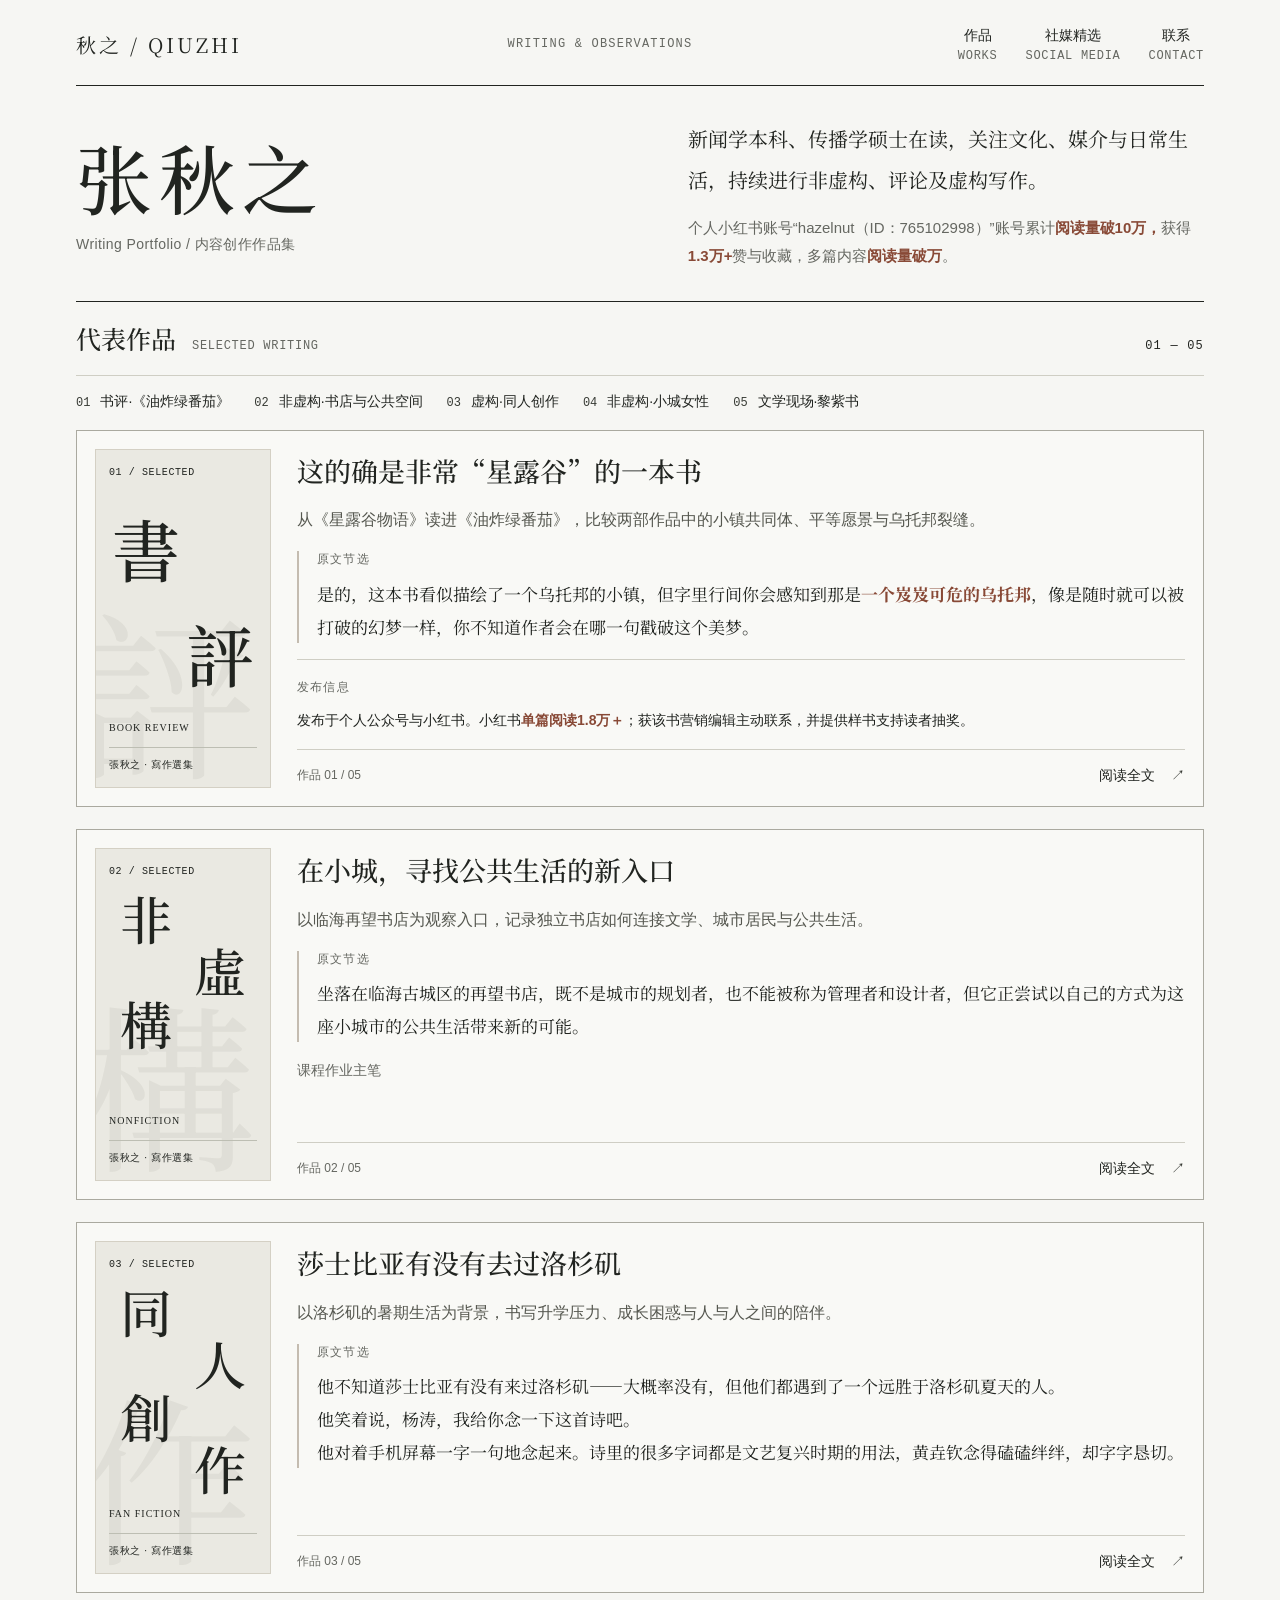
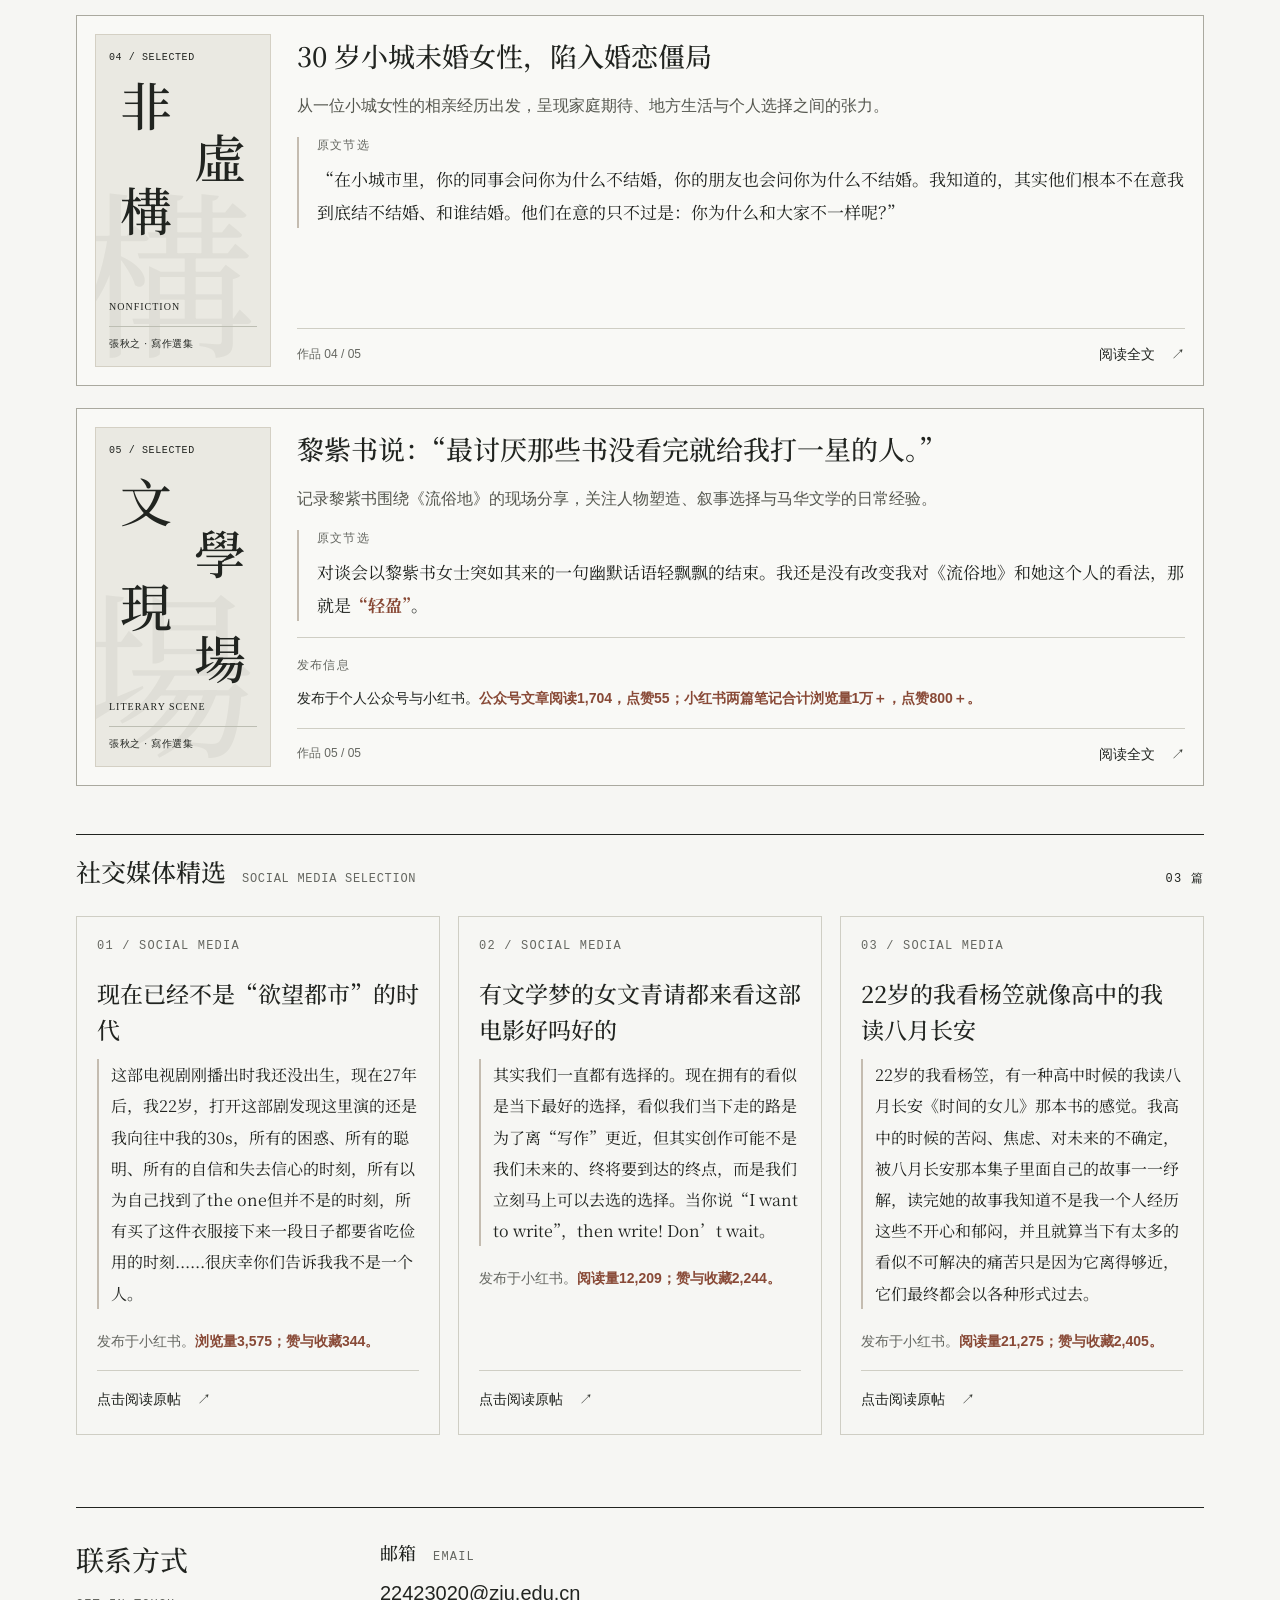
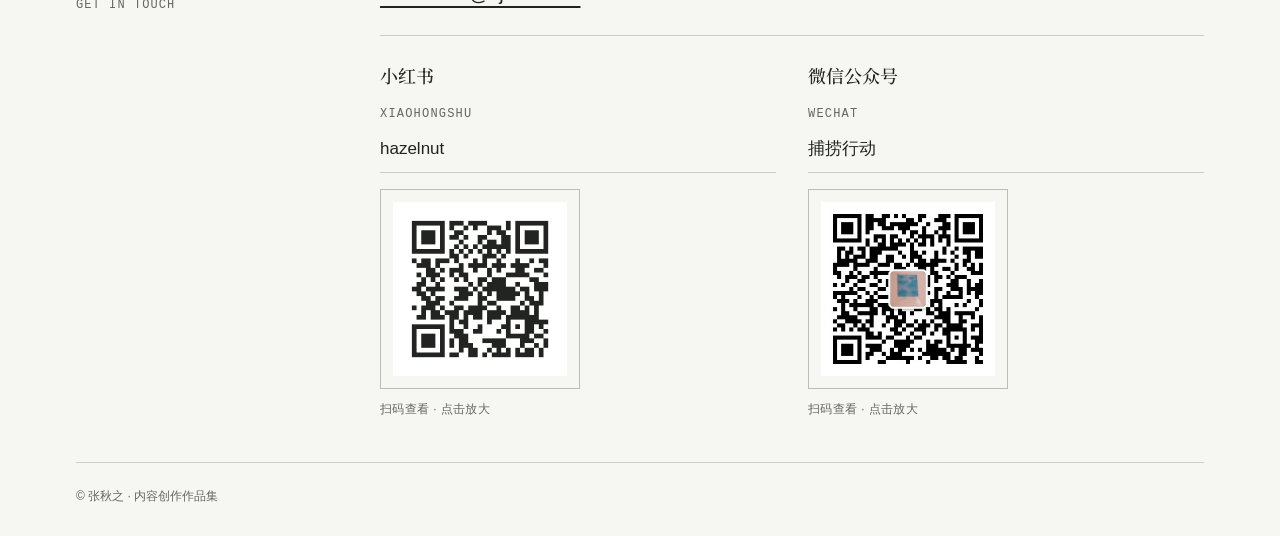
<file: index.html>
<!doctype html>
<html lang="zh-CN"><head><meta charset="utf-8"><meta name="viewport" content="width=device-width, initial-scale=1">
<title>张秋之｜内容创作作品集</title><meta name="description" content="新闻学本科、传播学硕士在读，关注文化、媒介与日常生活，持续进行非虚构、评论及虚构写作。">
<meta name="color-scheme" content="light"><meta name="theme-color" content="#f6f6f3">
<link rel="icon" type="image/svg+xml" href="data:image/svg+xml,%3Csvg xmlns='http://www.w3.org/2000/svg' viewBox='0 0 32 32'%3E%3Crect width='32' height='32' fill='%23212420'/%3E%3Ctext x='16' y='23' font-size='23' text-anchor='middle' fill='%23f6f6f3' font-family='serif'%3E秋%3C/text%3E%3C/svg%3E">
<link rel="stylesheet" href="style.css?v=20260924-webfonts"></head><body>
<a class="skip" href="#main">跳至正文</a><div class="shell"><header class="masthead"><a class="wordmark" href="index.html" aria-label="张秋之，首页">秋之 / QIUZHI</a>
<span class="mast-meta">WRITING &amp; OBSERVATIONS</span><nav class="header-nav" aria-label="主导航"><a href="index.html#works"><span>作品</span><span class="nav-en" lang="en">WORKS</span></a><a href="index.html#social"><span>社媒精选</span><span class="nav-en" lang="en">SOCIAL MEDIA</span></a><a href="index.html#contact"><span>联系</span><span class="nav-en" lang="en">CONTACT</span></a></nav></header>
<main id="main"><section class="hero" aria-labelledby="name"><div><h1 id="name">张秋之</h1><p class="subtitle">Writing Portfolio / 内容创作作品集</p></div><div class="hero-copy"><p class="bio">新闻学本科、传播学硕士在读，关注文化、媒介与日常生活，持续进行非虚构、评论及虚构写作。</p><p class="profile-stats">个人小红书账号“hazelnut（ID：765102998）”账号累计<strong>阅读量破10万，</strong>获得<strong>1.3万+</strong>赞与收藏，多篇内容<strong>阅读量破万</strong>。</p></div></section>
<section id="works" aria-labelledby="works-title"><div class="section-head"><h2 class="section-title" id="works-title">代表作品<span>SELECTED WRITING</span></h2><span class="micro">01 — 05</span></div>
<nav class="index-nav" aria-label="作品目录"><a href="#fried-green-tomatoes"><b>01</b>书评·《油炸绿番茄》</a><a href="#bookstore-public-space"><b>02</b>非虚构·书店与公共空间</a><a href="#fanfiction"><b>03</b>虚构·同人创作</a><a href="#small-town-women"><b>04</b>非虚构·小城女性</a><a href="#li-zishu"><b>05</b>文学现场·黎紫书</a></nav><div class="work-list"><article class="work-card" id="fried-green-tomatoes">
<div class="type-cover count-2" aria-label="書評"><span class="type-number">01 / SELECTED</span><span class="type-ghost" aria-hidden="true">評</span><div class="type-glyphs" aria-hidden="true"><span class="glyph glyph-0">書</span><span class="glyph glyph-1">評</span></div><span class="type-english">BOOK REVIEW</span><span class="type-foot">張秋之 · 寫作選集</span></div>
<div class="card-body"><h3 class="card-title"><a href="articles/fried-green-tomatoes.html">这的确是非常“星露谷”的一本书</a></h3><p class="intro">从《星露谷物语》读进《油炸绿番茄》，比较两部作品中的小镇共同体、平等愿景与乌托邦裂缝。</p><blockquote class="excerpt"><span class="micro">原文节选</span><p>是的，这本书看似描绘了一个乌托邦的小镇，但字里行间你会感知到那是<strong>一个岌岌可危的乌托邦</strong>，像是随时就可以被打破的幻梦一样，你不知道作者会在哪一句戳破这个美梦。</p></blockquote><div class="publication-info"><span class="micro">发布信息</span><p>发布于个人公众号与小红书。小红书<strong>单篇阅读1.8万＋</strong>；获该书营销编辑主动联系，并提供样书支持读者抽奖。</p></div>
<div class="card-bottom"><small>作品 01 / 05</small><a class="read-link" href="articles/fried-green-tomatoes.html">阅读全文 <span aria-hidden="true">↗</span></a></div></div></article><article class="work-card" id="bookstore-public-space">
<div class="type-cover count-3" aria-label="非虛構"><span class="type-number">02 / SELECTED</span><span class="type-ghost" aria-hidden="true">構</span><div class="type-glyphs" aria-hidden="true"><span class="glyph glyph-0">非</span><span class="glyph glyph-1">虛</span><span class="glyph glyph-2">構</span></div><span class="type-english">NONFICTION</span><span class="type-foot">張秋之 · 寫作選集</span></div>
<div class="card-body"><h3 class="card-title"><a href="articles/bookstore-public-space.html">在小城，寻找公共生活的新入口</a></h3><p class="intro">以临海再望书店为观察入口，记录独立书店如何连接文学、城市居民与公共生活。</p><blockquote class="excerpt"><span class="micro">原文节选</span><p>坐落在临海古城区的再望书店，既不是城市的规划者，也不能被称为管理者和设计者，但它正尝试以自己的方式为这座小城市的公共生活带来新的可能。</p></blockquote><p class="work-info">课程作业主笔</p>
<div class="card-bottom"><small>作品 02 / 05</small><a class="read-link" href="articles/bookstore-public-space.html">阅读全文 <span aria-hidden="true">↗</span></a></div></div></article><article class="work-card" id="fanfiction">
<div class="type-cover count-4" aria-label="同人創作"><span class="type-number">03 / SELECTED</span><span class="type-ghost" aria-hidden="true">作</span><div class="type-glyphs" aria-hidden="true"><span class="glyph glyph-0">同</span><span class="glyph glyph-1">人</span><span class="glyph glyph-2">創</span><span class="glyph glyph-3">作</span></div><span class="type-english">FAN FICTION</span><span class="type-foot">張秋之 · 寫作選集</span></div>
<div class="card-body"><h3 class="card-title"><a href="articles/fanfiction.html">莎士比亚有没有去过洛杉矶</a></h3><p class="intro">以洛杉矶的暑期生活为背景，书写升学压力、成长困惑与人与人之间的陪伴。</p><blockquote class="excerpt"><span class="micro">原文节选</span><p>他不知道莎士比亚有没有来过洛杉矶——大概率没有，但他们都遇到了一个远胜于洛杉矶夏天的人。</p><p>他笑着说，杨涛，我给你念一下这首诗吧。</p><p>他对着手机屏幕一字一句地念起来。诗里的很多字词都是文艺复兴时期的用法，黄垚钦念得磕磕绊绊，却字字恳切。</p></blockquote>
<div class="card-bottom"><small>作品 03 / 05</small><a class="read-link" href="articles/fanfiction.html">阅读全文 <span aria-hidden="true">↗</span></a></div></div></article><article class="work-card" id="small-town-women">
<div class="type-cover count-3" aria-label="非虛構"><span class="type-number">04 / SELECTED</span><span class="type-ghost" aria-hidden="true">構</span><div class="type-glyphs" aria-hidden="true"><span class="glyph glyph-0">非</span><span class="glyph glyph-1">虛</span><span class="glyph glyph-2">構</span></div><span class="type-english">NONFICTION</span><span class="type-foot">張秋之 · 寫作選集</span></div>
<div class="card-body"><h3 class="card-title"><a href="articles/small-town-women.html">30 岁小城未婚女性，陷入婚恋僵局</a></h3><p class="intro">从一位小城女性的相亲经历出发，呈现家庭期待、地方生活与个人选择之间的张力。</p><blockquote class="excerpt"><span class="micro">原文节选</span><p>“在小城市里，你的同事会问你为什么不结婚，你的朋友也会问你为什么不结婚。我知道的，其实他们根本不在意我到底结不结婚、和谁结婚。他们在意的只不过是：你为什么和大家不一样呢？”</p></blockquote>
<div class="card-bottom"><small>作品 04 / 05</small><a class="read-link" href="articles/small-town-women.html">阅读全文 <span aria-hidden="true">↗</span></a></div></div></article><article class="work-card" id="li-zishu">
<div class="type-cover count-4" aria-label="文學現場"><span class="type-number">05 / SELECTED</span><span class="type-ghost" aria-hidden="true">場</span><div class="type-glyphs" aria-hidden="true"><span class="glyph glyph-0">文</span><span class="glyph glyph-1">學</span><span class="glyph glyph-2">現</span><span class="glyph glyph-3">場</span></div><span class="type-english">LITERARY SCENE</span><span class="type-foot">張秋之 · 寫作選集</span></div>
<div class="card-body"><h3 class="card-title"><a href="articles/li-zishu.html">黎紫书说：“最讨厌那些书没看完就给我打一星的人。”</a></h3><p class="intro">记录黎紫书围绕《流俗地》的现场分享，关注人物塑造、叙事选择与马华文学的日常经验。</p><blockquote class="excerpt"><span class="micro">原文节选</span><p>对谈会以黎紫书女士突如其来的一句幽默话语轻飘飘的结束。我还是没有改变我对《流俗地》和她这个人的看法，那就是<strong>“轻盈”</strong>。</p></blockquote><div class="publication-info"><span class="micro">发布信息</span><p>发布于个人公众号与小红书。<strong>公众号文章阅读1,704，点赞55；小红书两篇笔记合计浏览量1万＋，点赞800＋。</strong></p></div>
<div class="card-bottom"><small>作品 05 / 05</small><a class="read-link" href="articles/li-zishu.html">阅读全文 <span aria-hidden="true">↗</span></a></div></div></article></div></section>
<section class="social-section" id="social" aria-labelledby="social-title"><div class="section-head"><h2 class="section-title" id="social-title">社交媒体精选<span>SOCIAL MEDIA SELECTION</span></h2><span class="micro">03 篇</span></div><div class="social-grid"><article class="social-card" id="social-1"><div class="card-meta"><span class="micro">01 / SOCIAL MEDIA</span></div><h3>现在已经不是“欲望都市”的时代</h3><blockquote class="excerpt"><p>这部电视剧刚播出时我还没出生，现在27年后，我22岁，打开这部剧发现这里演的还是我向往中我的30s，所有的困惑、所有的聪明、所有的自信和失去信心的时刻，所有以为自己找到了the one但并不是的时刻，所有买了这件衣服接下来一段日子都要省吃俭用的时刻......很庆幸你们告诉我我不是一个人。</p></blockquote><p class="work-info">发布于小红书。<strong>浏览量3,575；赞与收藏344。</strong></p><div class="social-bottom"><a class="read-link" href="https://xhslink.cn/o/1ef5QkYIQeS" target="_blank" rel="noopener noreferrer">点击阅读原帖 <span aria-hidden="true">↗</span></a></div></article><article class="social-card" id="social-2"><div class="card-meta"><span class="micro">02 / SOCIAL MEDIA</span></div><h3>有文学梦的女文青请都来看这部电影好吗好的</h3><blockquote class="excerpt"><p>其实我们一直都有选择的。现在拥有的看似是当下最好的选择，看似我们当下走的路是为了离“写作”更近，但其实创作可能不是我们未来的、终将要到达的终点，而是我们立刻马上可以去选的选择。当你说“I want to write”，then write! Don’t wait。</p></blockquote><p class="work-info">发布于小红书。<strong>阅读量12,209；赞与收藏2,244。</strong></p><div class="social-bottom"><a class="read-link" href="https://xhslink.cn/o/1PI0noXpx9t" target="_blank" rel="noopener noreferrer">点击阅读原帖 <span aria-hidden="true">↗</span></a></div></article><article class="social-card" id="social-3"><div class="card-meta"><span class="micro">03 / SOCIAL MEDIA</span></div><h3>22岁的我看杨笠就像高中的我读八月长安</h3><blockquote class="excerpt"><p>22岁的我看杨笠，有一种高中时候的我读八月长安《时间的女儿》那本书的感觉。我高中的时候的苦闷、焦虑、对未来的不确定，被八月长安那本集子里面自己的故事一一纾解，读完她的故事我知道不是我一个人经历这些不开心和郁闷，并且就算当下有太多的看似不可解决的痛苦只是因为它离得够近，它们最终都会以各种形式过去。</p></blockquote><p class="work-info">发布于小红书。<strong>阅读量21,275；赞与收藏2,405。</strong></p><div class="social-bottom"><a class="read-link" href="https://xhslink.cn/o/9v8xvOxa5XK" target="_blank" rel="noopener noreferrer">点击阅读原帖 <span aria-hidden="true">↗</span></a></div></article></div></section>
<section class="contact" id="contact" aria-labelledby="contact-title"><div class="contact-heading"><h2 id="contact-title">联系方式</h2><span class="about-label">GET IN TOUCH</span></div><div class="contact-content"><div class="contact-email"><h3>邮箱 <span class="micro">EMAIL</span></h3><a class="email-link" href="mailto:22423020@zju.edu.cn">22423020@zju.edu.cn</a></div><div class="contact-socials"><figure class="contact-social"><figcaption><h3>小红书</h3><span class="micro">XIAOHONGSHU</span><p class="contact-account">hazelnut</p></figcaption><a class="qr-image" href="assets/contact/xiaohongshu.png" target="_blank" rel="noopener" aria-label="查看小红书二维码原图"><img src="assets/contact/xiaohongshu.png" alt="张秋之的小红书二维码" width="180" height="180" loading="lazy"></a><p class="qr-hint">扫码查看 · 点击放大</p></figure><figure class="contact-social"><figcaption><h3>微信公众号</h3><span class="micro">WECHAT</span><p class="contact-account">捕捞行动</p></figcaption><a class="qr-image" href="assets/contact/wechat.jpg" target="_blank" rel="noopener" aria-label="查看微信公众号二维码原图"><img src="assets/contact/wechat.jpg" alt="张秋之的微信公众号二维码" width="180" height="180" loading="lazy"></a><p class="qr-hint">扫码查看 · 点击放大</p></figure></div></div></section></main><footer><span>© 张秋之 · 内容创作作品集</span></footer></div></body></html>
</file>
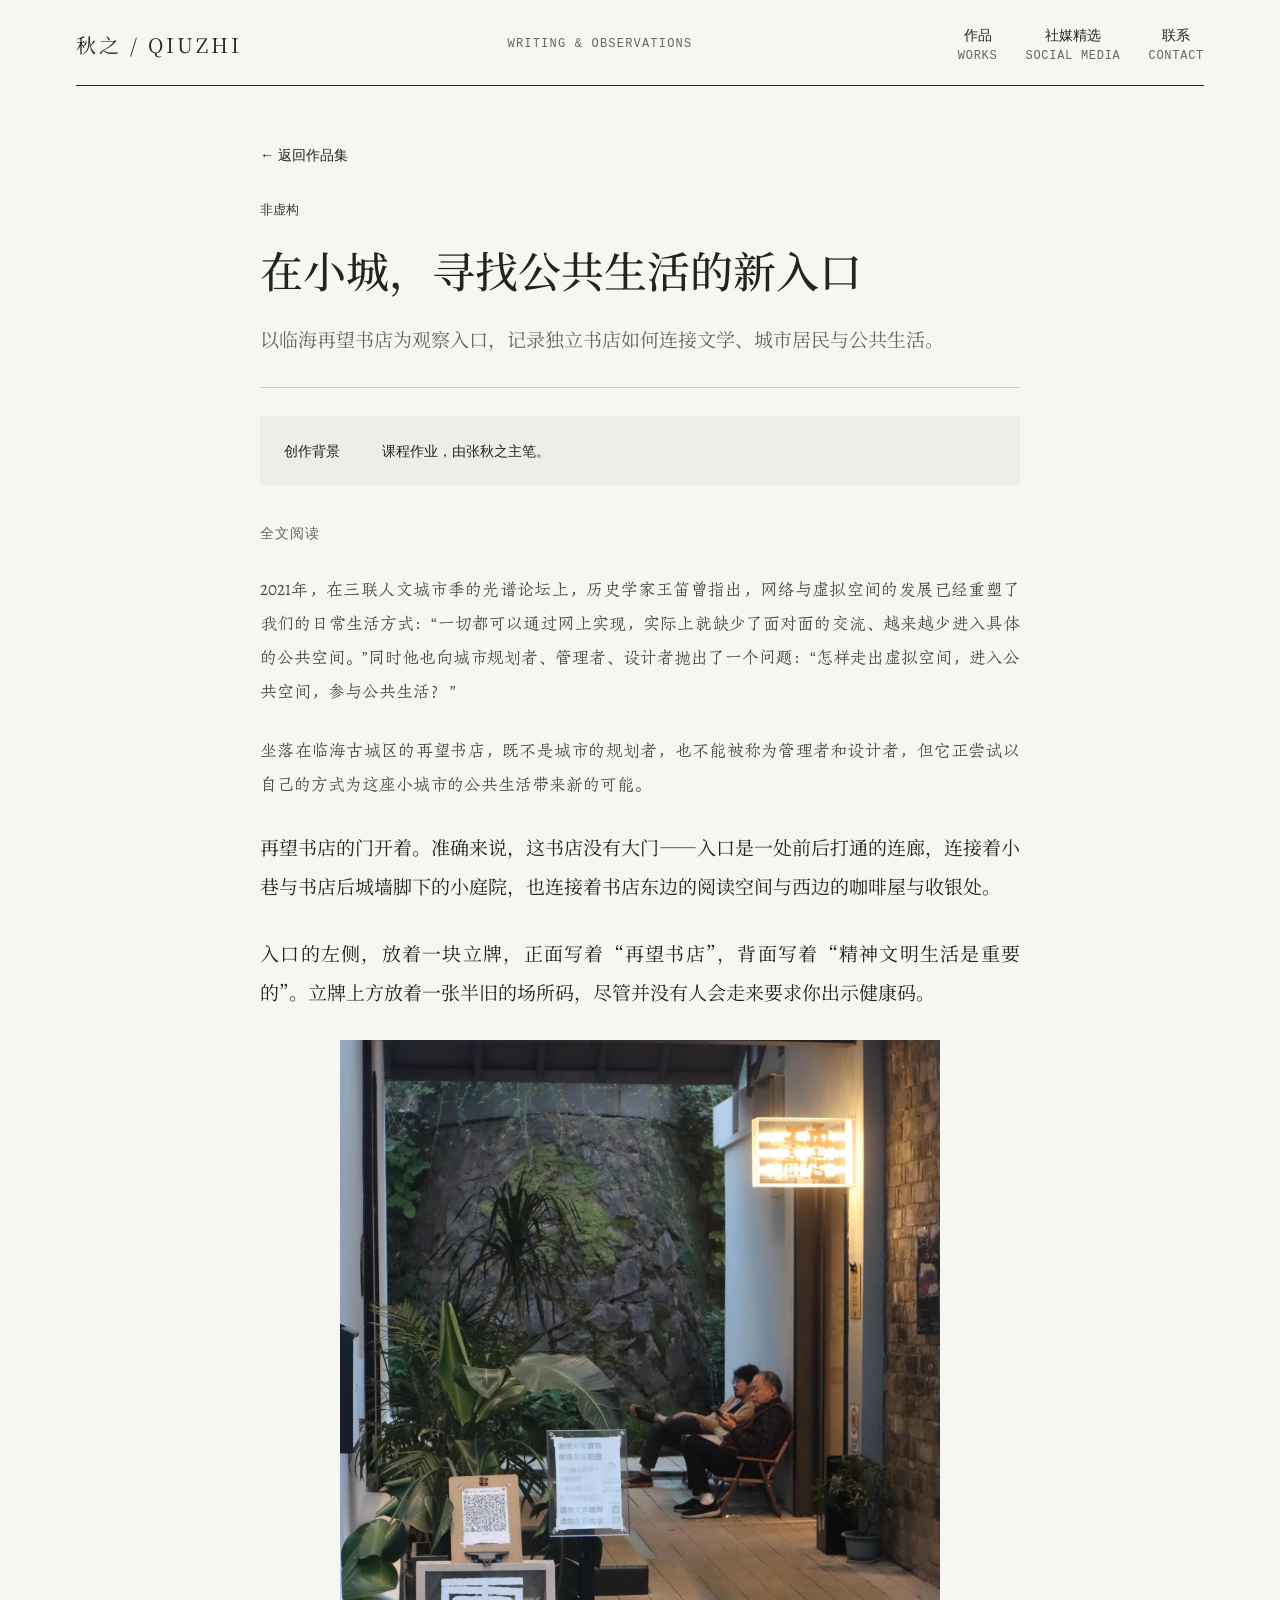
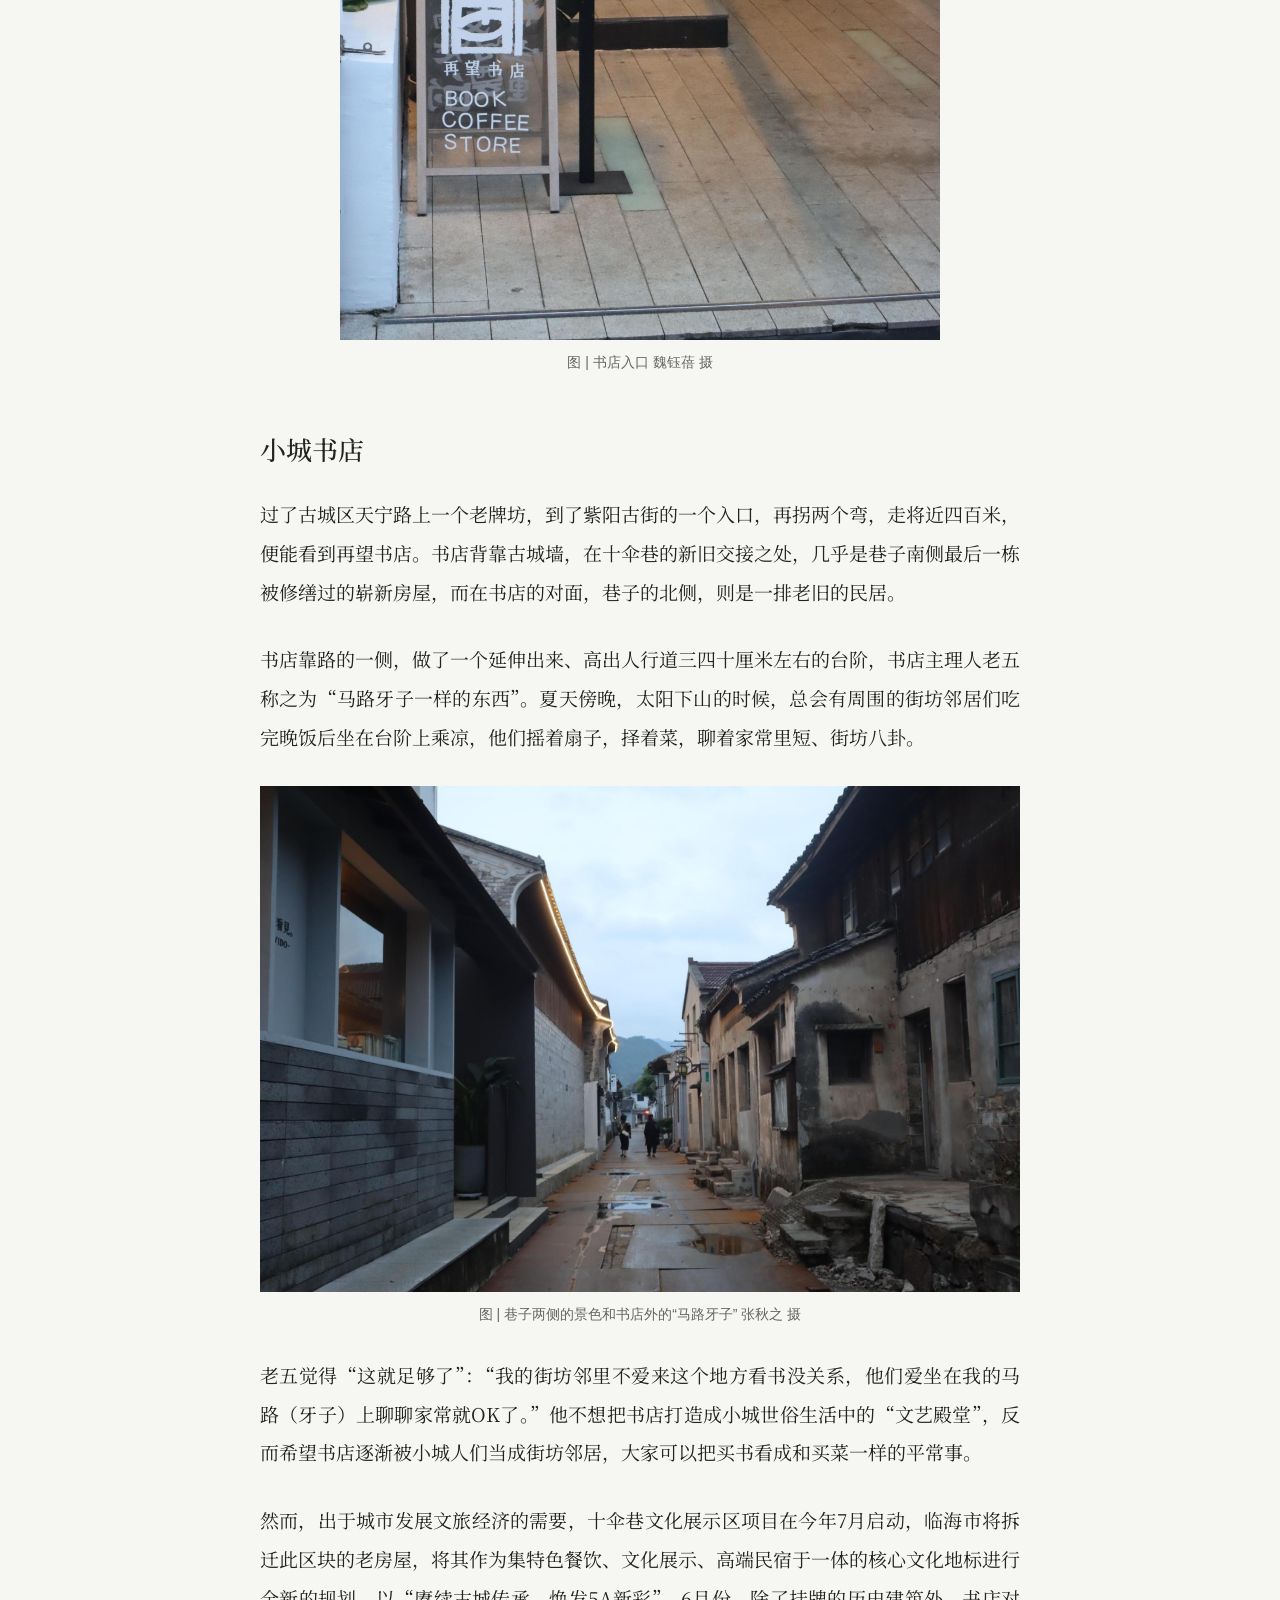
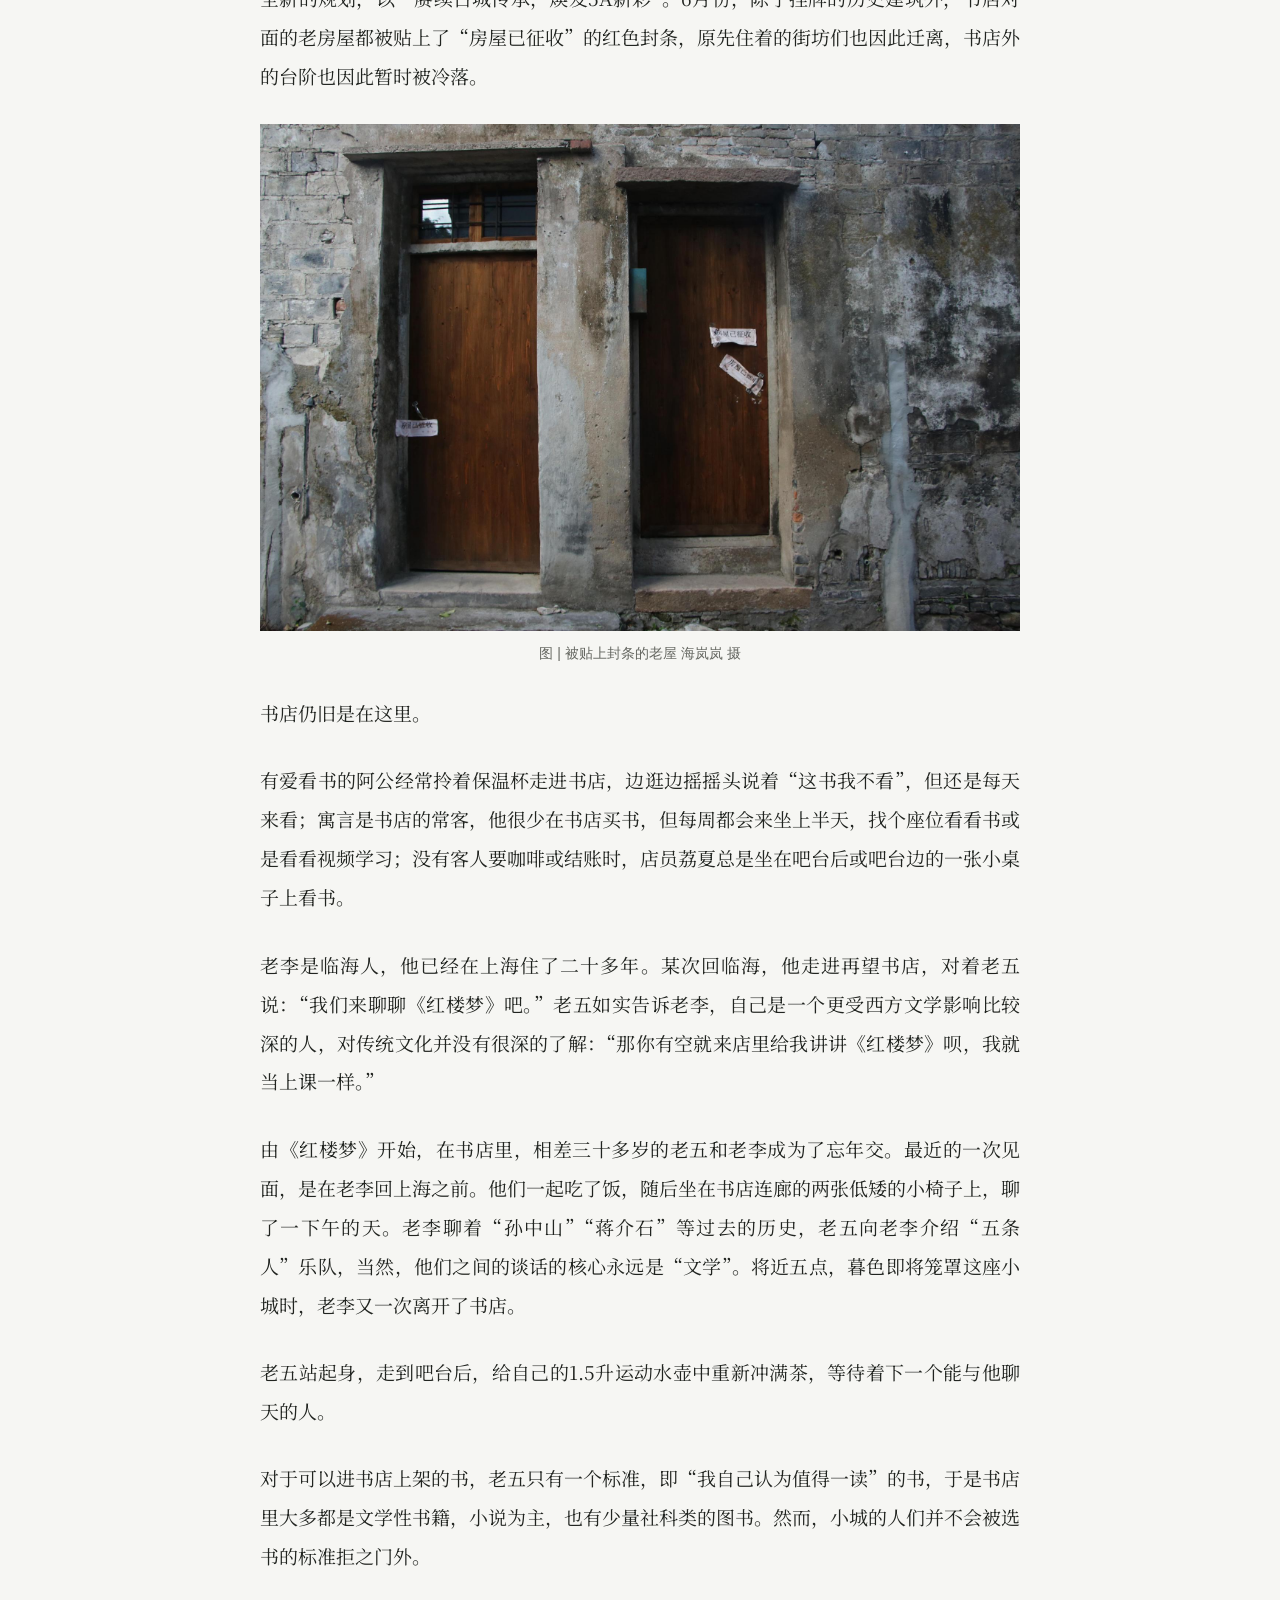
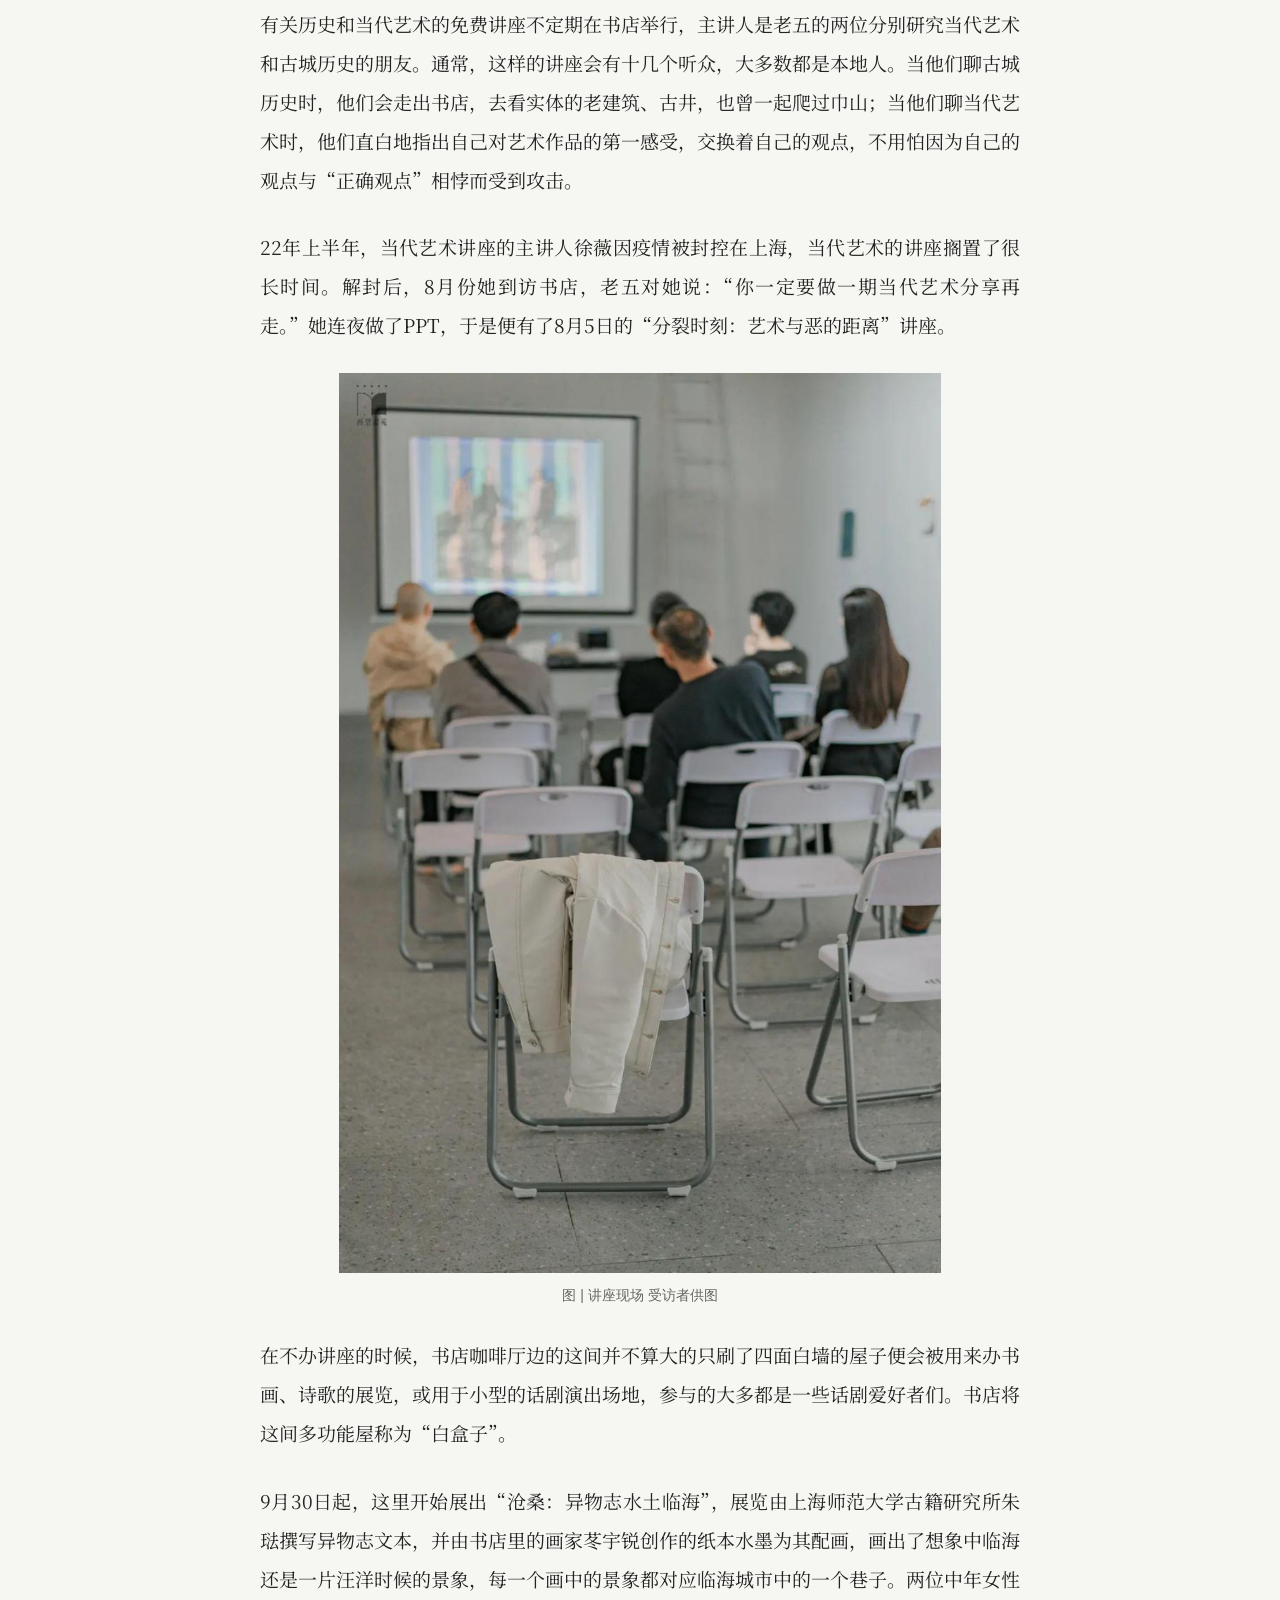
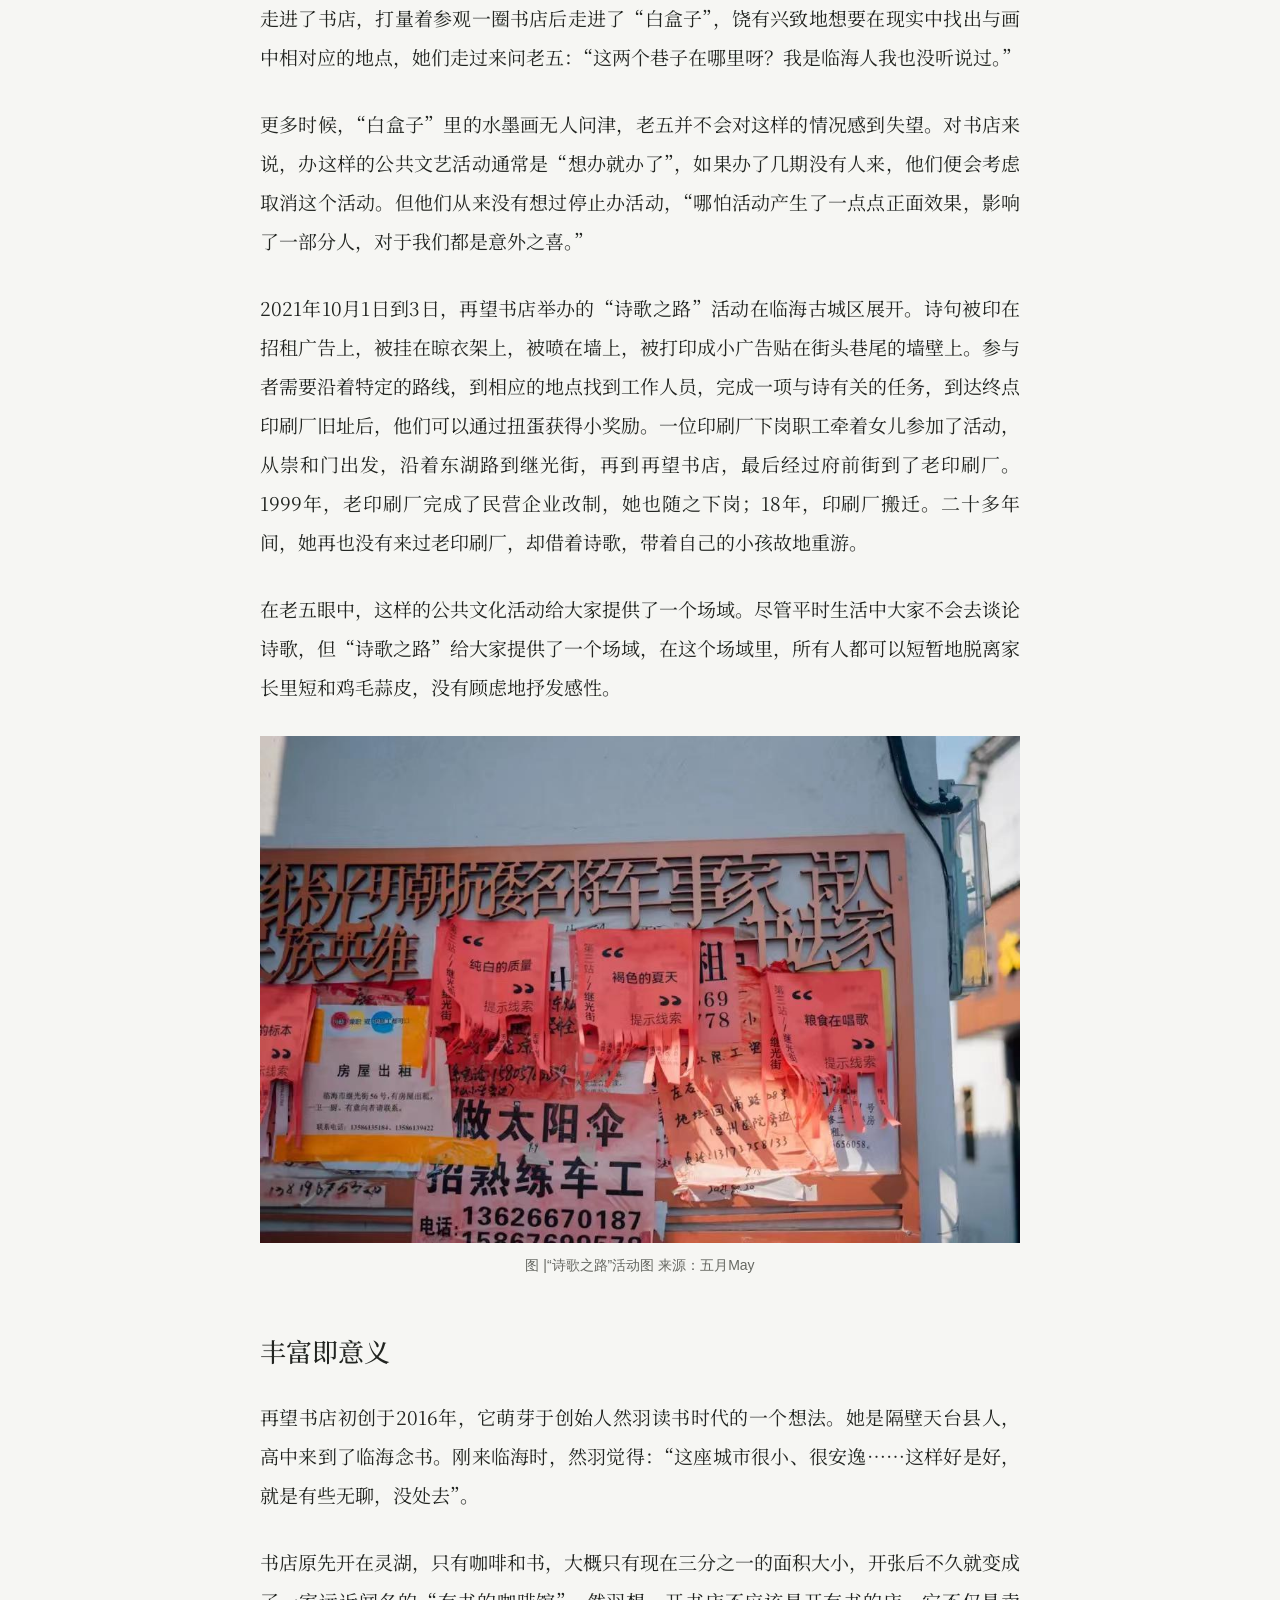
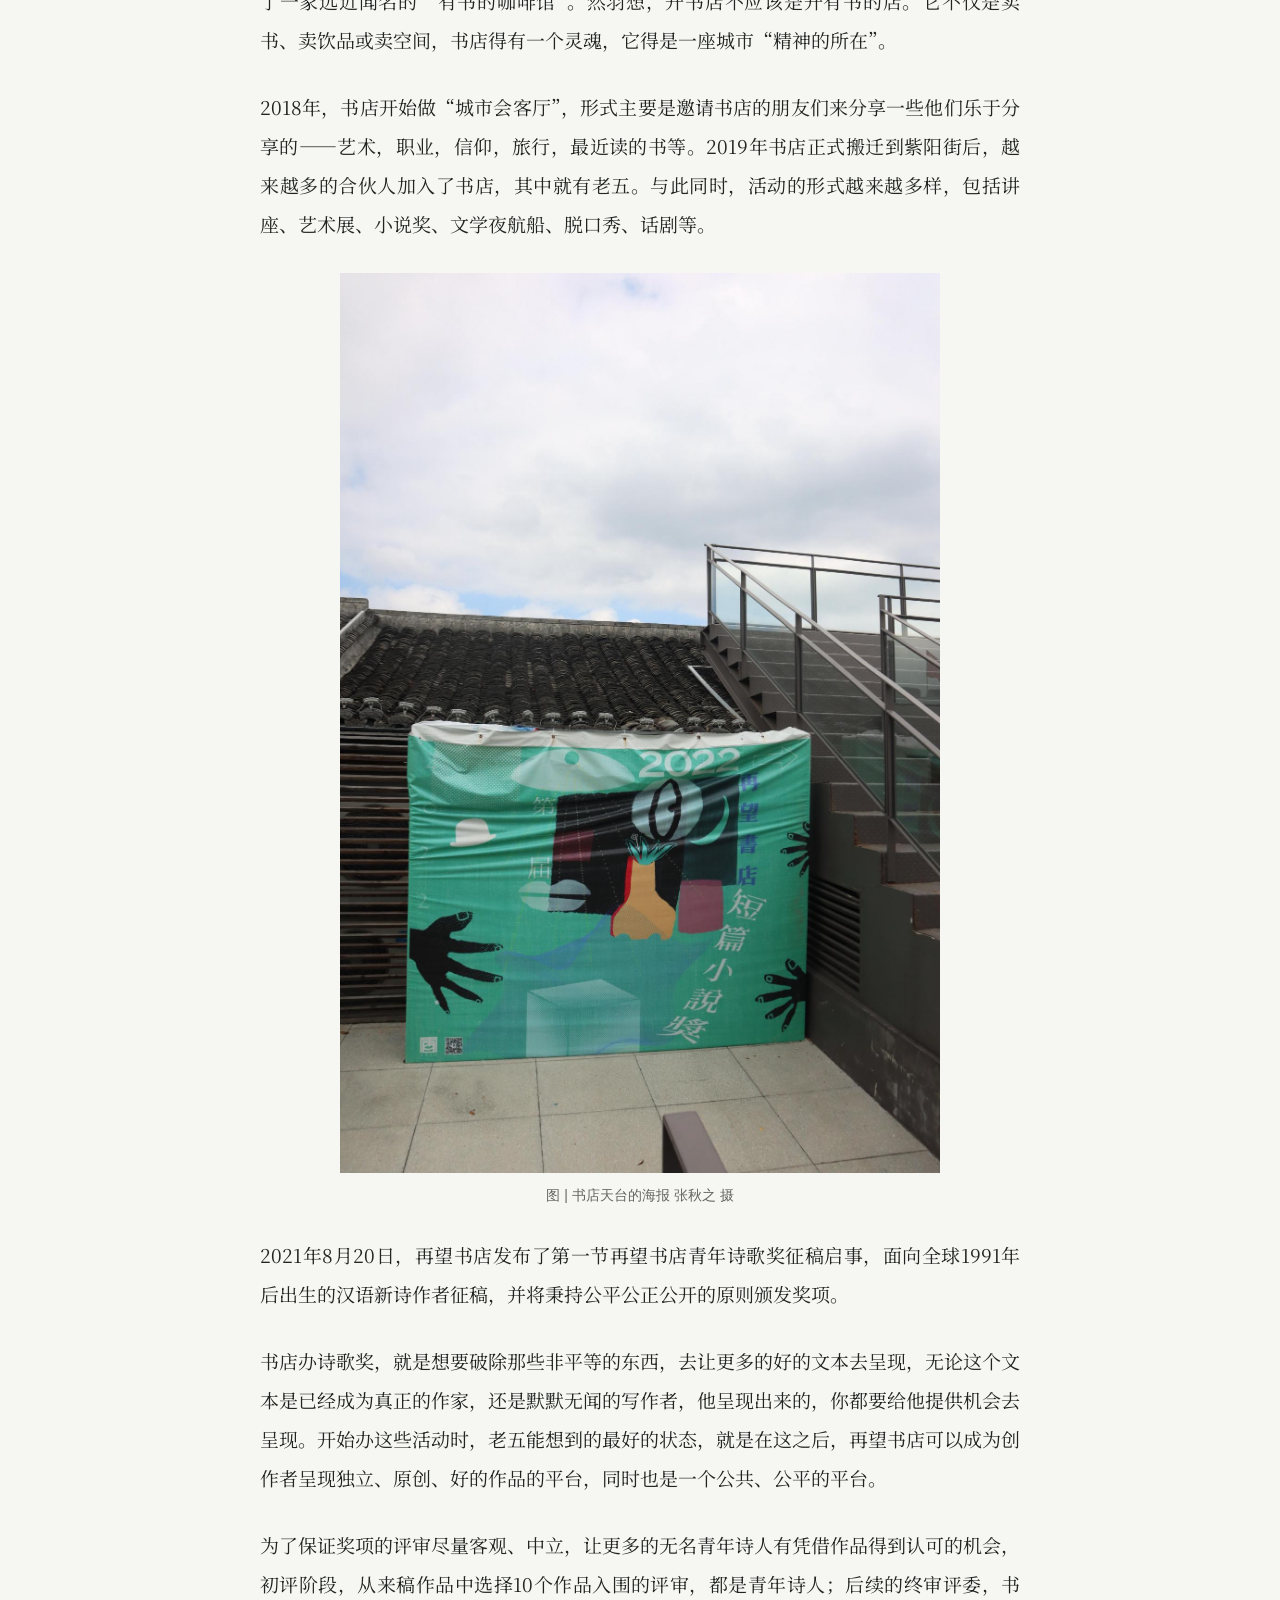
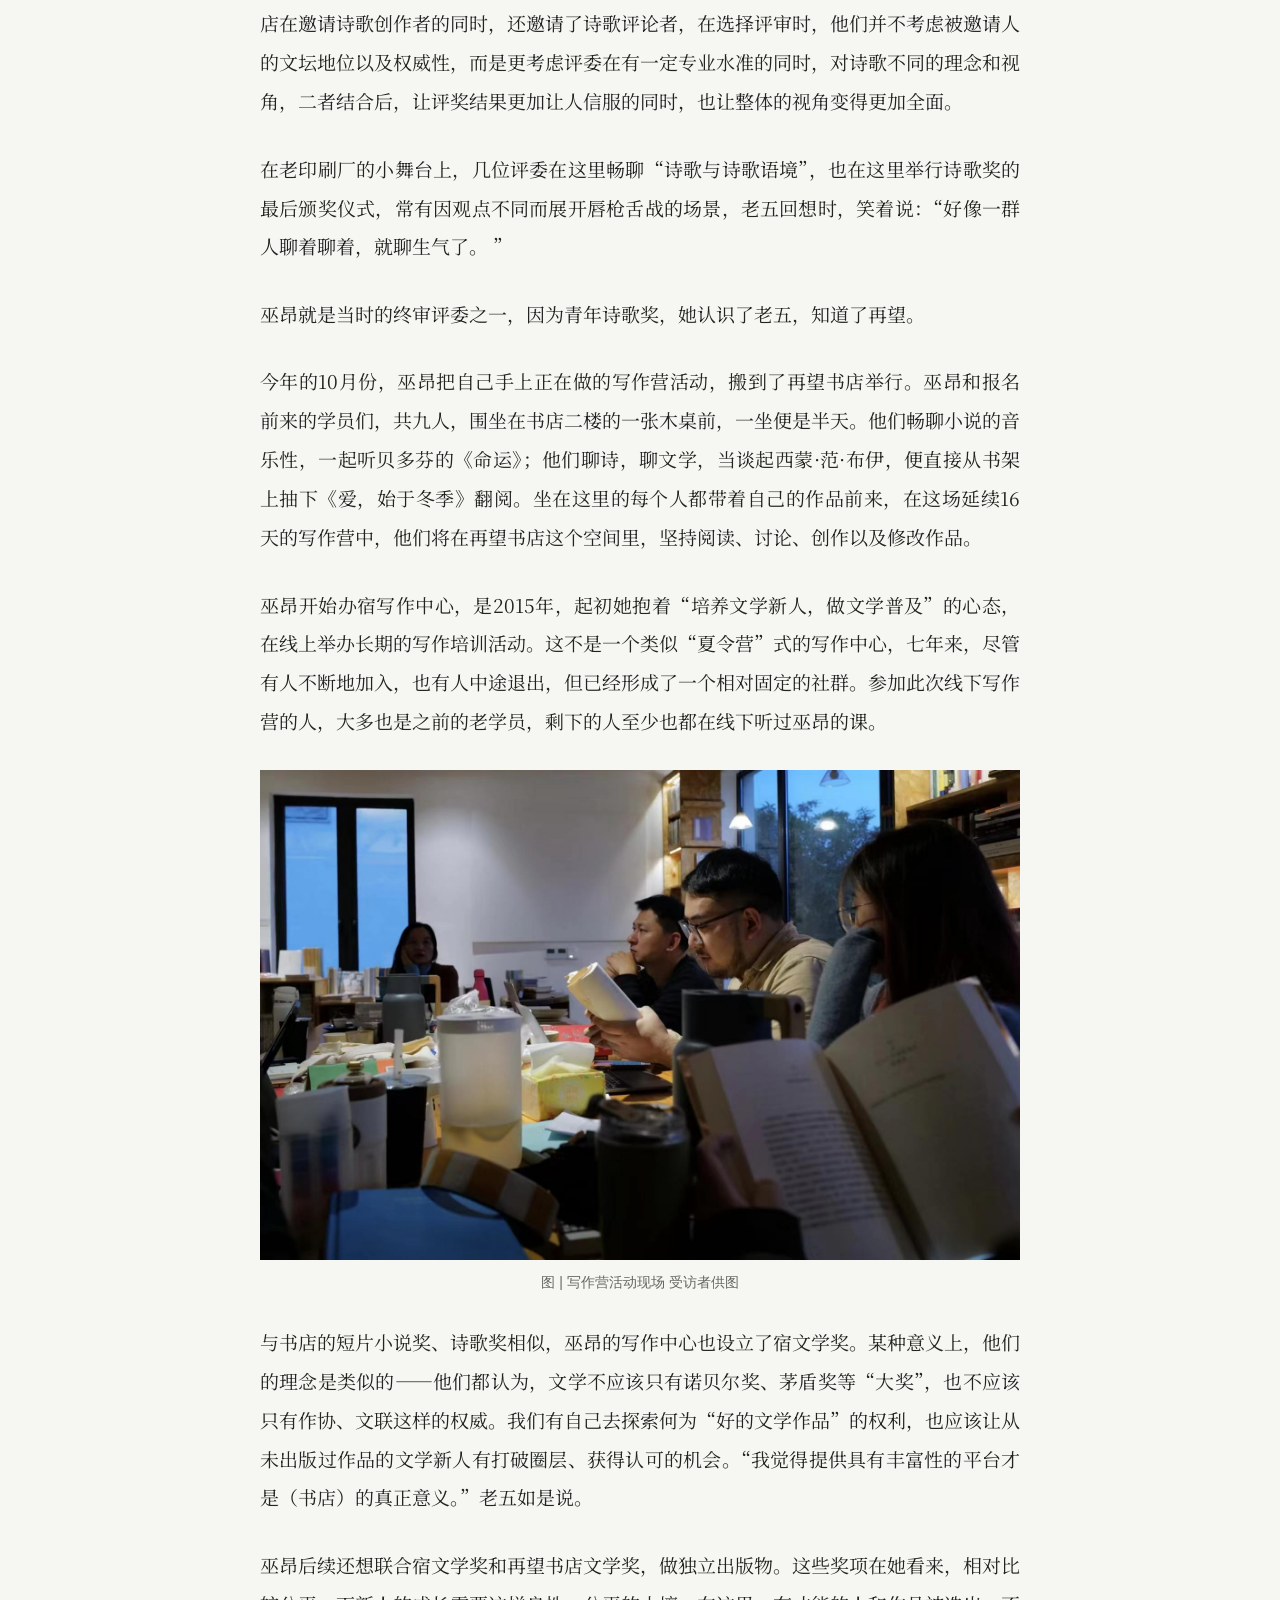
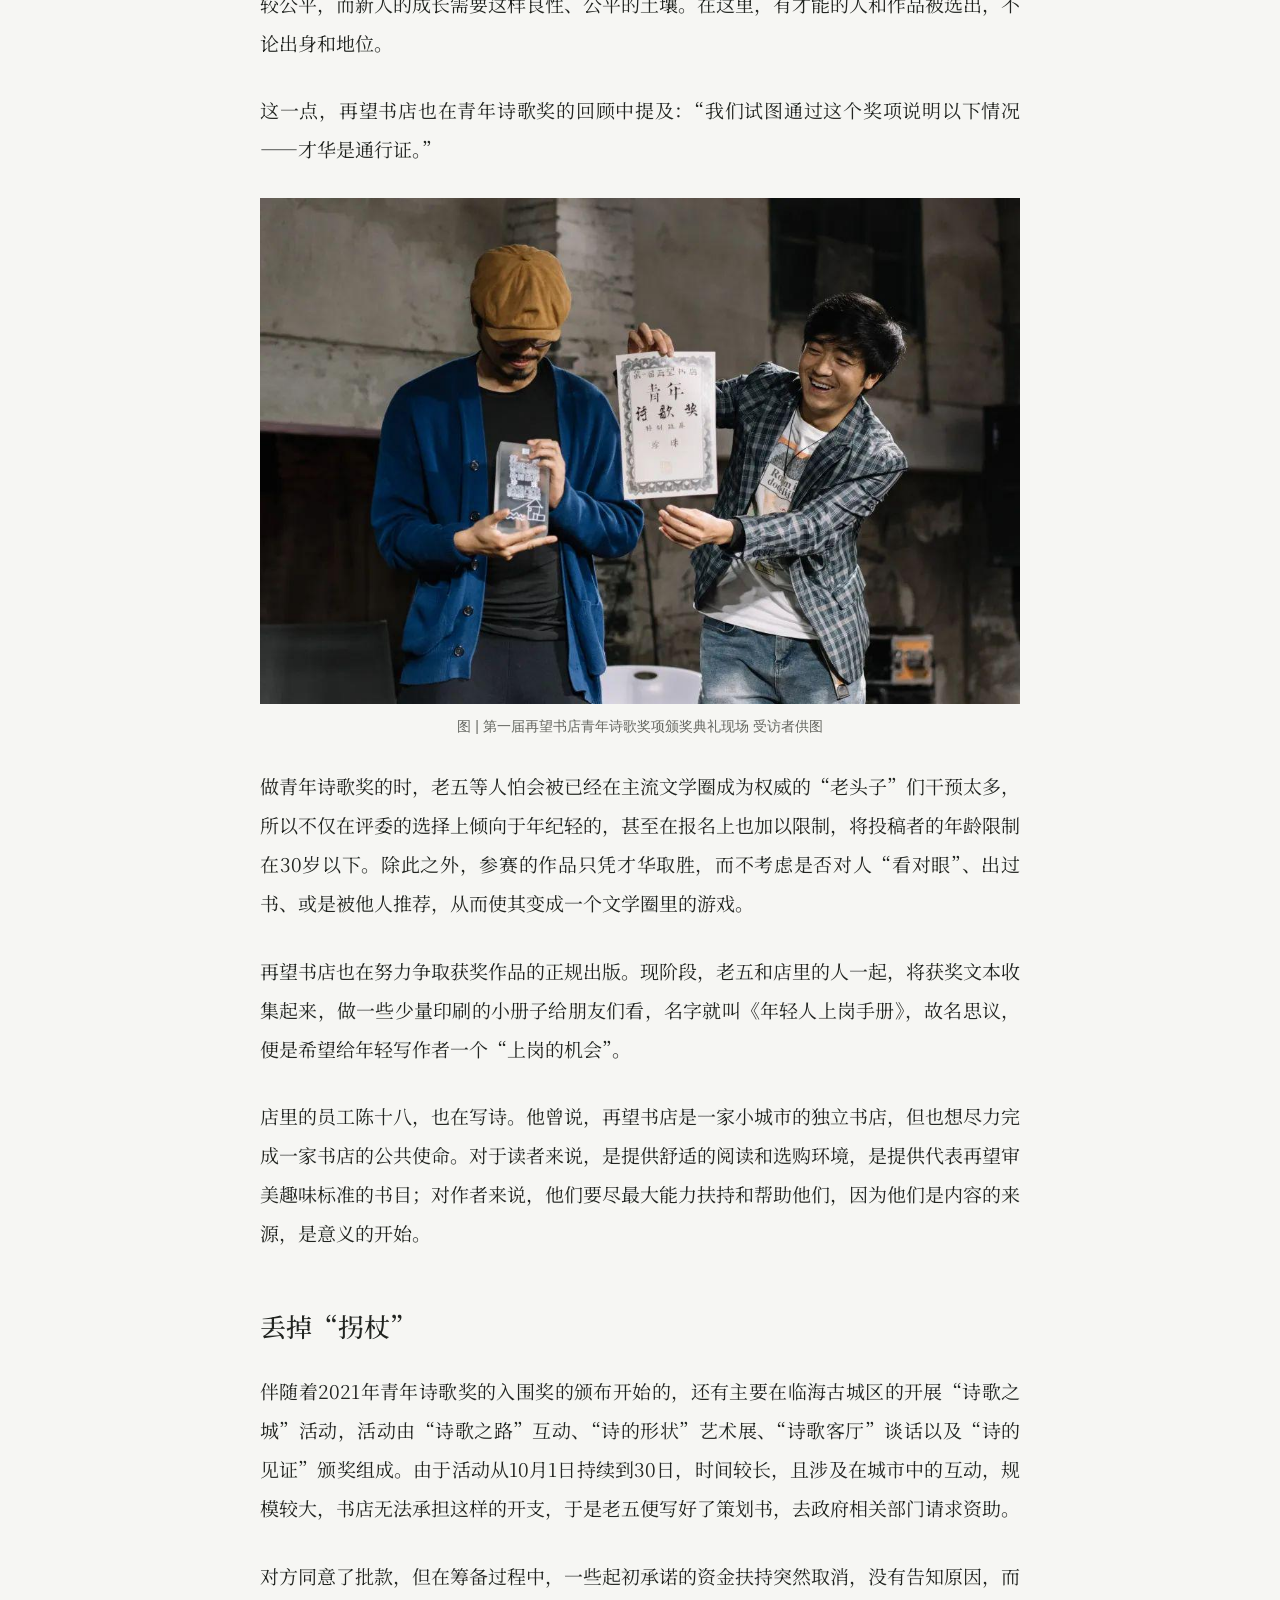
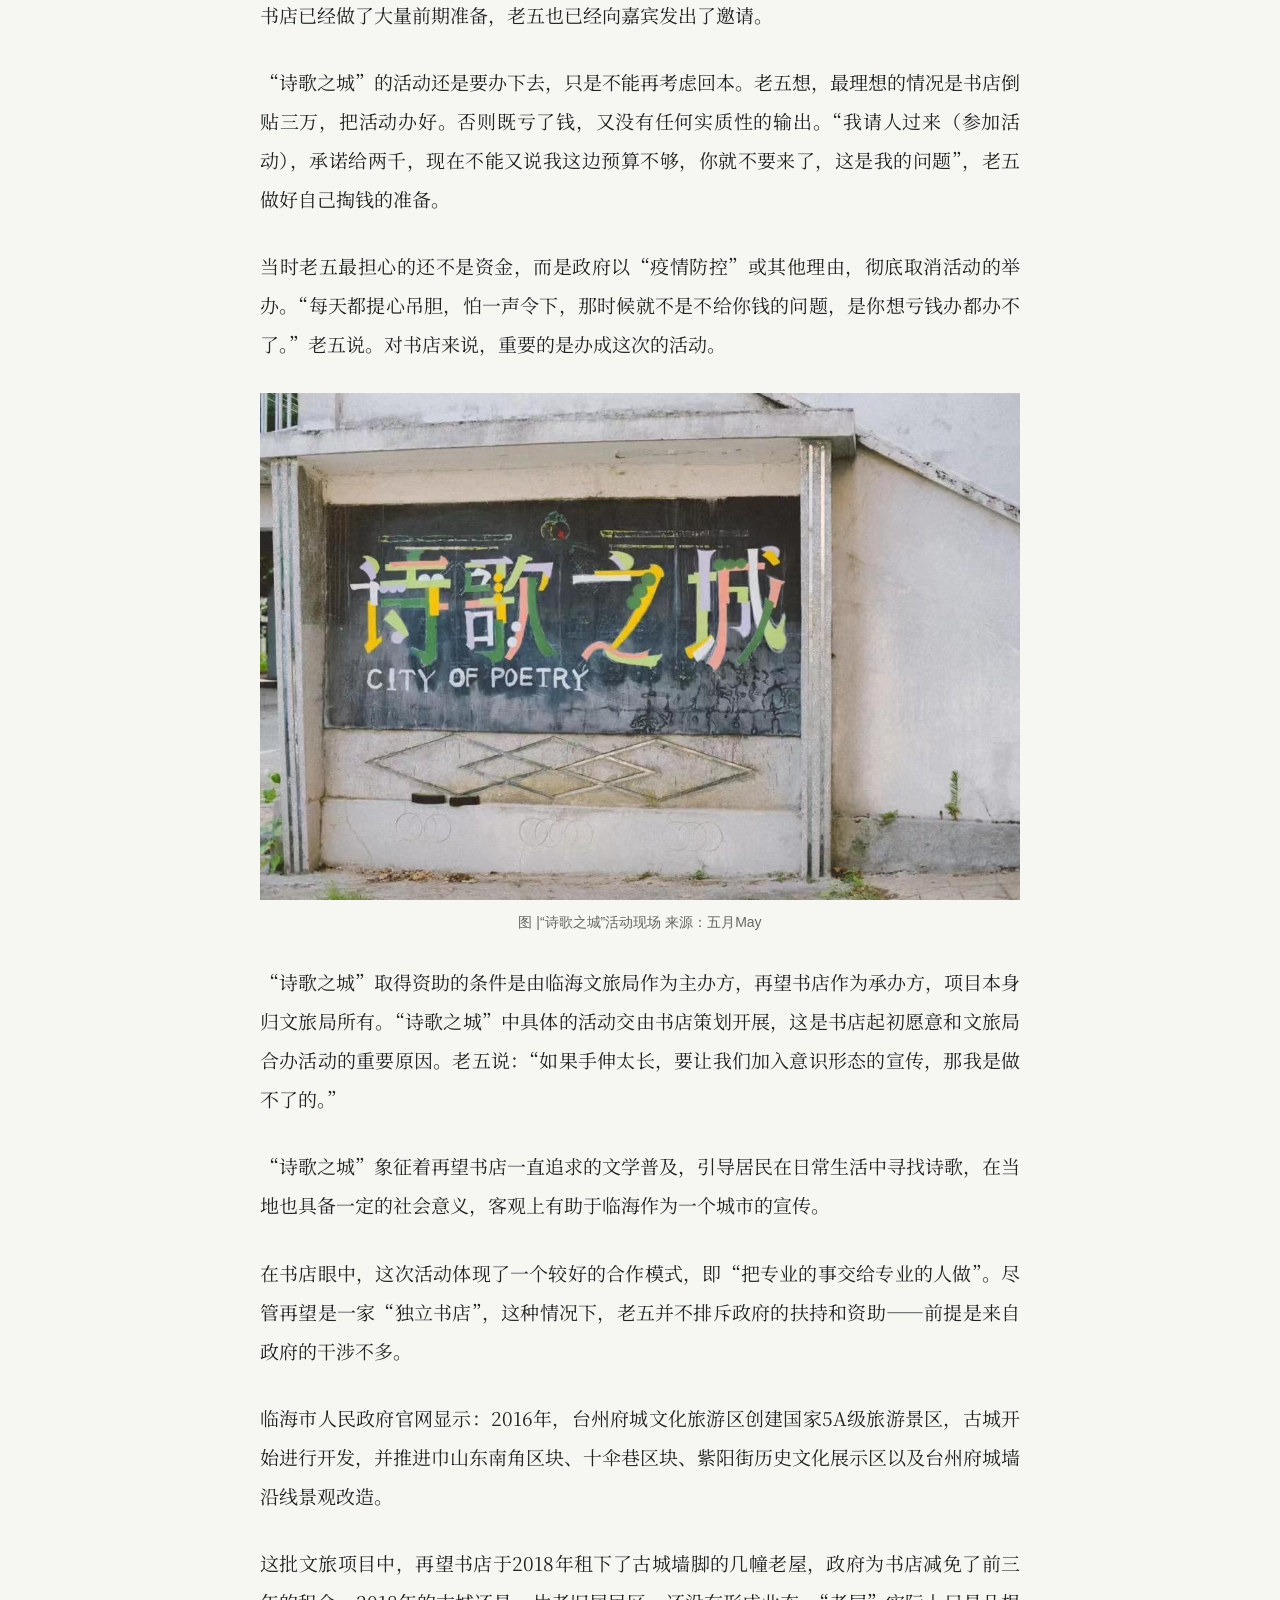
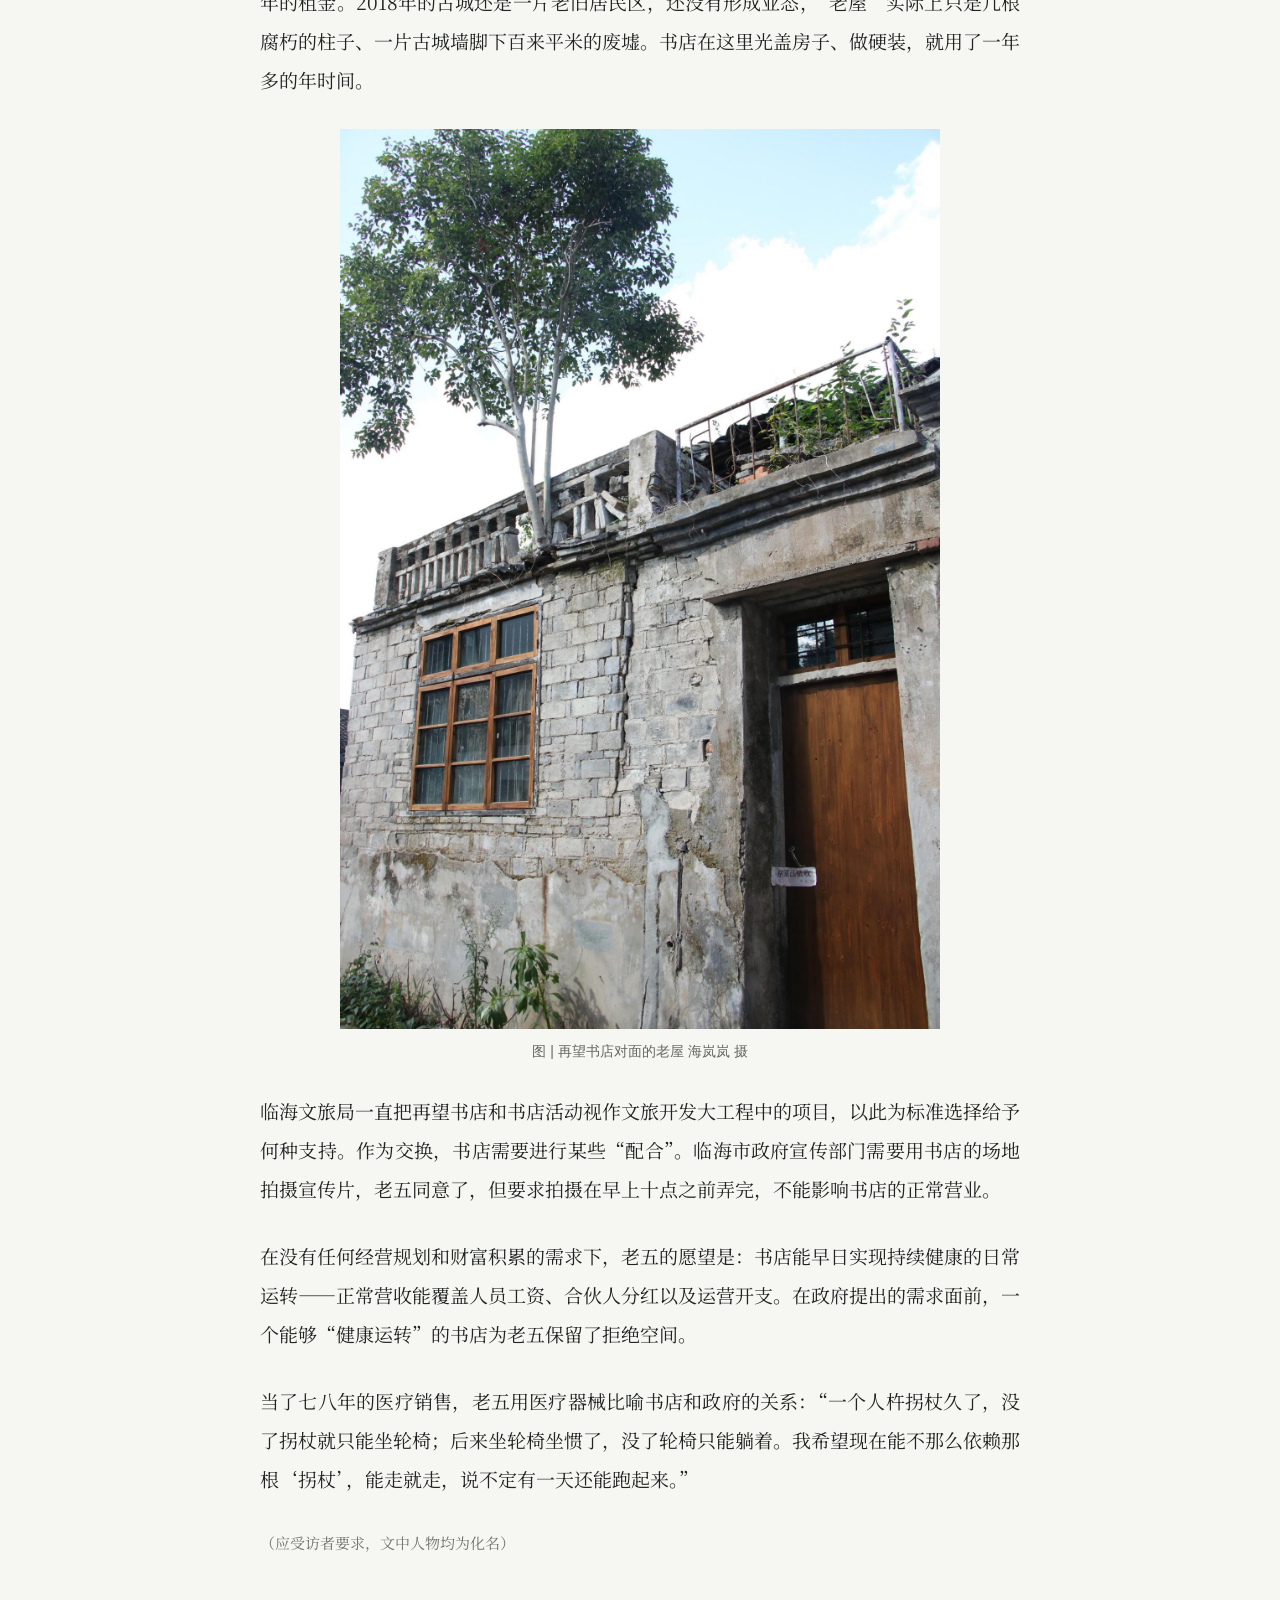
<file: articles/bookstore-public-space.html>
<!doctype html>
<html lang="zh-CN"><head><meta charset="utf-8"><meta name="viewport" content="width=device-width, initial-scale=1">
<title>在小城，寻找公共生活的新入口｜张秋之</title><meta name="description" content="以临海再望书店为观察入口，记录独立书店如何连接文学、城市居民与公共生活。">
<meta name="color-scheme" content="light"><meta name="theme-color" content="#f6f6f3">
<link rel="icon" type="image/svg+xml" href="data:image/svg+xml,%3Csvg xmlns='http://www.w3.org/2000/svg' viewBox='0 0 32 32'%3E%3Crect width='32' height='32' fill='%23212420'/%3E%3Ctext x='16' y='23' font-size='23' text-anchor='middle' fill='%23f6f6f3' font-family='serif'%3E秋%3C/text%3E%3C/svg%3E">
<link rel="stylesheet" href="../style.css?v=20260924-webfonts"></head><body>
<a class="skip" href="#main">跳至正文</a><div class="shell"><header class="masthead"><a class="wordmark" href="../index.html" aria-label="张秋之，首页">秋之 / QIUZHI</a>
<span class="mast-meta">WRITING &amp; OBSERVATIONS</span><nav class="header-nav" aria-label="主导航"><a href="../index.html#works"><span>作品</span><span class="nav-en" lang="en">WORKS</span></a><a href="../index.html#social"><span>社媒精选</span><span class="nav-en" lang="en">SOCIAL MEDIA</span></a><a href="../index.html#contact"><span>联系</span><span class="nav-en" lang="en">CONTACT</span></a></nav></header><main id="main" class="reader"><a class="back-link" href="../index.html#bookstore-public-space">← 返回作品集</a><article><header class="reader-head"><div class="card-meta"><span class="category">非虚构</span></div><h1>在小城，寻找公共生活的新入口</h1><p class="deck">以临海再望书店为观察入口，记录独立书店如何连接文学、城市居民与公共生活。</p></header><aside class="reader-meta"><dl class="notes"><dt>创作背景</dt><dd>课程作业，由张秋之主笔。</dd></dl></aside><section class="reader-section"><h2>全文阅读</h2><div class="prose"><p class="opening-quote">2021年，在三联人文城市季的光谱论坛上，历史学家王笛曾指出，网络与虚拟空间的发展已经重塑了我们的日常生活方式：“一切都可以通过网上实现，实际上就缺少了面对面的交流、越来越少进入具体的公共空间。”同时他也向城市规划者、管理者、设计者抛出了一个问题：“怎样走出虚拟空间，进入公共空间，参与公共生活？ ”</p><p class="opening-quote">坐落在临海古城区的再望书店，既不是城市的规划者，也不能被称为管理者和设计者，但它正尝试以自己的方式为这座小城市的公共生活带来新的可能。</p><p>再望书店的门开着。准确来说，这书店没有大门——入口是一处前后打通的连廊，连接着小巷与书店后城墙脚下的小庭院，也连接着书店东边的阅读空间与西边的咖啡屋与收银处。</p><p>入口的左侧，放着一块立牌，正面写着“再望书店”，背面写着“精神文明生活是重要的”。立牌上方放着一张半旧的场所码，尽管并没有人会走来要求你出示健康码。</p><figure><a href="../assets/bookstore-public-space/image-01.jpg" target="_blank" rel="noopener" aria-label="查看配图原图"><img src="../assets/bookstore-public-space/image-01.jpg" alt="图 | 书店入口 魏钰蓓 摄" width="2168" height="3252" loading="lazy"></a><figcaption>图 | 书店入口 魏钰蓓 摄</figcaption></figure><h2>小城书店</h2><p>过了古城区天宁路上一个老牌坊，到了紫阳古街的一个入口，再拐两个弯，走将近四百米，便能看到再望书店。书店背靠古城墙，在十伞巷的新旧交接之处，几乎是巷子南侧最后一栋被修缮过的崭新房屋，而在书店的对面，巷子的北侧，则是一排老旧的民居。</p><p>书店靠路的一侧，做了一个延伸出来、高出人行道三四十厘米左右的台阶，书店主理人老五称之为“马路牙子一样的东西”。夏天傍晚，太阳下山的时候，总会有周围的街坊邻居们吃完晚饭后坐在台阶上乘凉，他们摇着扇子，择着菜，聊着家常里短、街坊八卦。</p><figure><a href="../assets/bookstore-public-space/image-02.jpg" target="_blank" rel="noopener" aria-label="查看配图原图"><img src="../assets/bookstore-public-space/image-02.jpg" alt="图 | 巷子两侧的景色和书店外的“马路牙子” 张秋之 摄" width="2049" height="1366" loading="lazy"></a><figcaption>图 | 巷子两侧的景色和书店外的“马路牙子” 张秋之 摄</figcaption></figure><p>老五觉得“这就足够了”：“我的街坊邻里不爱来这个地方看书没关系，他们爱坐在我的马路（牙子）上聊聊家常就OK了。”他不想把书店打造成小城世俗生活中的“文艺殿堂”，反而希望书店逐渐被小城人们当成街坊邻居，大家可以把买书看成和买菜一样的平常事。</p><p>然而，出于城市发展文旅经济的需要，十伞巷文化展示区项目在今年7月启动，临海市将拆迁此区块的老房屋，将其作为集特色餐饮、文化展示、高端民宿于一体的核心文化地标进行全新的规划，以“赓续古城传承，焕发5A新彩”。6月份，除了挂牌的历史建筑外，书店对面的老房屋都被贴上了“房屋已征收”的红色封条，原先住着的街坊们也因此迁离，书店外的台阶也因此暂时被冷落。</p><figure><a href="../assets/bookstore-public-space/image-03.jpg" target="_blank" rel="noopener" aria-label="查看配图原图"><img src="../assets/bookstore-public-space/image-03.jpg" alt="图 | 被贴上封条的老屋 海岚岚 摄" width="2061" height="1374" loading="lazy"></a><figcaption>图 | 被贴上封条的老屋 海岚岚 摄</figcaption></figure><p>书店仍旧是在这里。</p><p>有爱看书的阿公经常拎着保温杯走进书店，边逛边摇摇头说着“这书我不看”，但还是每天来看；寓言是书店的常客，他很少在书店买书，但每周都会来坐上半天，找个座位看看书或是看看视频学习；没有客人要咖啡或结账时，店员荔夏总是坐在吧台后或吧台边的一张小桌子上看书。</p><p>老李是临海人，他已经在上海住了二十多年。某次回临海，他走进再望书店，对着老五说：“我们来聊聊《红楼梦》吧。”老五如实告诉老李，自己是一个更受西方文学影响比较深的人，对传统文化并没有很深的了解：“那你有空就来店里给我讲讲《红楼梦》呗，我就当上课一样。”</p><p>由《红楼梦》开始，在书店里，相差三十多岁的老五和老李成为了忘年交。最近的一次见面，是在老李回上海之前。他们一起吃了饭，随后坐在书店连廊的两张低矮的小椅子上，聊了一下午的天。老李聊着“孙中山”“蒋介石”等过去的历史，老五向老李介绍“五条人”乐队，当然，他们之间的谈话的核心永远是“文学”。将近五点，暮色即将笼罩这座小城时，老李又一次离开了书店。</p><p>老五站起身，走到吧台后，给自己的1.5升运动水壶中重新冲满茶，等待着下一个能与他聊天的人。</p><p>对于可以进书店上架的书，老五只有一个标准，即“我自己认为值得一读”的书，于是书店里大多都是文学性书籍，小说为主，也有少量社科类的图书。然而，小城的人们并不会被选书的标准拒之门外。</p><p>有关历史和当代艺术的免费讲座不定期在书店举行，主讲人是老五的两位分别研究当代艺术和古城历史的朋友。通常，这样的讲座会有十几个听众，大多数都是本地人。当他们聊古城历史时，他们会走出书店，去看实体的老建筑、古井，也曾一起爬过巾山；当他们聊当代艺术时，他们直白地指出自己对艺术作品的第一感受，交换着自己的观点，不用怕因为自己的观点与“正确观点”相悖而受到攻击。</p><p>22年上半年，当代艺术讲座的主讲人徐薇因疫情被封控在上海，当代艺术的讲座搁置了很长时间。解封后，8月份她到访书店，老五对她说：“你一定要做一期当代艺术分享再走。”她连夜做了PPT，于是便有了8月5日的“分裂时刻：艺术与恶的距离”讲座。</p><figure><a href="../assets/bookstore-public-space/image-04.jpg" target="_blank" rel="noopener" aria-label="查看配图原图"><img src="../assets/bookstore-public-space/image-04.jpg" alt="图 | 讲座现场 受访者供图" width="856" height="1280" loading="lazy"></a><figcaption>图 | 讲座现场 受访者供图</figcaption></figure><p>在不办讲座的时候，书店咖啡厅边的这间并不算大的只刷了四面白墙的屋子便会被用来办书画、诗歌的展览，或用于小型的话剧演出场地，参与的大多都是一些话剧爱好者们。书店将这间多功能屋称为“白盒子”。</p><p>9月30日起，这里开始展出“沧桑：异物志水土临海”，展览由上海师范大学古籍研究所朱琺撰写异物志文本，并由书店里的画家苳宇锐创作的纸本水墨为其配画，画出了想象中临海还是一片汪洋时候的景象，每一个画中的景象都对应临海城市中的一个巷子。两位中年女性走进了书店，打量着参观一圈书店后走进了“白盒子”，饶有兴致地想要在现实中找出与画中相对应的地点，她们走过来问老五：“这两个巷子在哪里呀？我是临海人我也没听说过。”</p><p>更多时候，“白盒子”里的水墨画无人问津，老五并不会对这样的情况感到失望。对书店来说，办这样的公共文艺活动通常是“想办就办了”，如果办了几期没有人来，他们便会考虑取消这个活动。但他们从来没有想过停止办活动，“哪怕活动产生了一点点正面效果，影响了一部分人，对于我们都是意外之喜。”</p><p>2021年10月1日到3日，再望书店举办的“诗歌之路”活动在临海古城区展开。诗句被印在招租广告上，被挂在晾衣架上，被喷在墙上，被打印成小广告贴在街头巷尾的墙壁上。参与者需要沿着特定的路线，到相应的地点找到工作人员，完成一项与诗有关的任务，到达终点印刷厂旧址后，他们可以通过扭蛋获得小奖励。一位印刷厂下岗职工牵着女儿参加了活动，从崇和门出发，沿着东湖路到继光街，再到再望书店，最后经过府前街到了老印刷厂。1999年，老印刷厂完成了民营企业改制，她也随之下岗；18年，印刷厂搬迁。二十多年间，她再也没有来过老印刷厂，却借着诗歌，带着自己的小孩故地重游。</p><p>在老五眼中，这样的公共文化活动给大家提供了一个场域。尽管平时生活中大家不会去谈论诗歌，但“诗歌之路”给大家提供了一个场域，在这个场域里，所有人都可以短暂地脱离家长里短和鸡毛蒜皮，没有顾虑地抒发感性。</p><figure><a href="../assets/bookstore-public-space/image-05.jpg" target="_blank" rel="noopener" aria-label="查看配图原图"><img src="../assets/bookstore-public-space/image-05.jpg" alt="图 |“诗歌之路”活动图 来源：五月May" width="1080" height="721" loading="lazy"></a><figcaption>图 |“诗歌之路”活动图 来源：五月May</figcaption></figure><h2>丰富即意义</h2><p>再望书店初创于2016年，它萌芽于创始人然羽读书时代的一个想法。她是隔壁天台县人，高中来到了临海念书。刚来临海时，然羽觉得：“这座城市很小、很安逸……这样好是好，就是有些无聊，没处去”。</p><p>书店原先开在灵湖，只有咖啡和书，大概只有现在三分之一的面积大小，开张后不久就变成了一家远近闻名的“有书的咖啡馆”。然羽想，开书店不应该是开有书的店。它不仅是卖书、卖饮品或卖空间，书店得有一个灵魂，它得是一座城市“精神的所在”。</p><p>2018年，书店开始做“城市会客厅”，形式主要是邀请书店的朋友们来分享一些他们乐于分享的——艺术，职业，信仰，旅行，最近读的书等。2019年书店正式搬迁到紫阳街后，越来越多的合伙人加入了书店，其中就有老五。与此同时，活动的形式越来越多样，包括讲座、艺术展、小说奖、文学夜航船、脱口秀、话剧等。</p><figure><a href="../assets/bookstore-public-space/image-06.jpg" target="_blank" rel="noopener" aria-label="查看配图原图"><img src="../assets/bookstore-public-space/image-06.jpg" alt="图 | 书店天台的海报 张秋之 摄" width="1295" height="1943" loading="lazy"></a><figcaption>图 | 书店天台的海报 张秋之 摄</figcaption></figure><p>2021年8月20日，再望书店发布了第一节再望书店青年诗歌奖征稿启事，面向全球1991年后出生的汉语新诗作者征稿，并将秉持公平公正公开的原则颁发奖项。</p><p>书店办诗歌奖，就是想要破除那些非平等的东西，去让更多的好的文本去呈现，无论这个文本是已经成为真正的作家，还是默默无闻的写作者，他呈现出来的，你都要给他提供机会去呈现。开始办这些活动时，老五能想到的最好的状态，就是在这之后，再望书店可以成为创作者呈现独立、原创、好的作品的平台，同时也是一个公共、公平的平台。</p><p>为了保证奖项的评审尽量客观、中立，让更多的无名青年诗人有凭借作品得到认可的机会，初评阶段，从来稿作品中选择10个作品入围的评审，都是青年诗人；后续的终审评委，书店在邀请诗歌创作者的同时，还邀请了诗歌评论者，在选择评审时，他们并不考虑被邀请人的文坛地位以及权威性，而是更考虑评委在有一定专业水准的同时，对诗歌不同的理念和视角，二者结合后，让评奖结果更加让人信服的同时，也让整体的视角变得更加全面。</p><p>在老印刷厂的小舞台上，几位评委在这里畅聊“诗歌与诗歌语境”，也在这里举行诗歌奖的最后颁奖仪式，常有因观点不同而展开唇枪舌战的场景，老五回想时，笑着说：“好像一群人聊着聊着，就聊生气了。 ”</p><p>巫昂就是当时的终审评委之一，因为青年诗歌奖，她认识了老五，知道了再望。</p><p>今年的10月份，巫昂把自己手上正在做的写作营活动，搬到了再望书店举行。巫昂和报名前来的学员们，共九人，围坐在书店二楼的一张木桌前，一坐便是半天。他们畅聊小说的音乐性，一起听贝多芬的《命运》；他们聊诗，聊文学，当谈起西蒙·范·布伊，便直接从书架上抽下《爱，始于冬季》翻阅。坐在这里的每个人都带着自己的作品前来，在这场延续16天的写作营中，他们将在再望书店这个空间里，坚持阅读、讨论、创作以及修改作品。</p><p>巫昂开始办宿写作中心，是2015年，起初她抱着“培养文学新人，做文学普及”的心态，在线上举办长期的写作培训活动。这不是一个类似“夏令营”式的写作中心，七年来，尽管有人不断地加入，也有人中途退出，但已经形成了一个相对固定的社群。参加此次线下写作营的人，大多也是之前的老学员，剩下的人至少也都在线下听过巫昂的课。</p><figure><a href="../assets/bookstore-public-space/image-07.jpg" target="_blank" rel="noopener" aria-label="查看配图原图"><img src="../assets/bookstore-public-space/image-07.jpg" alt="图 | 写作营活动现场 受访者供图" width="1676" height="1080" loading="lazy"></a><figcaption>图 | 写作营活动现场 受访者供图</figcaption></figure><p>与书店的短片小说奖、诗歌奖相似，巫昂的写作中心也设立了宿文学奖。某种意义上，他们的理念是类似的——他们都认为，文学不应该只有诺贝尔奖、茅盾奖等“大奖”，也不应该只有作协、文联这样的权威。我们有自己去探索何为“好的文学作品”的权利，也应该让从未出版过作品的文学新人有打破圈层、获得认可的机会。“我觉得提供具有丰富性的平台才是（书店）的真正意义。”老五如是说。</p><p>巫昂后续还想联合宿文学奖和再望书店文学奖，做独立出版物。这些奖项在她看来，相对比较公平，而新人的成长需要这样良性、公平的土壤。在这里，有才能的人和作品被选出，不论出身和地位。</p><p>这一点，再望书店也在青年诗歌奖的回顾中提及：“我们试图通过这个奖项说明以下情况——才华是通行证。”</p><figure><a href="../assets/bookstore-public-space/image-08.jpg" target="_blank" rel="noopener" aria-label="查看配图原图"><img src="../assets/bookstore-public-space/image-08.jpg" alt="图 | 第一届再望书店青年诗歌奖项颁奖典礼现场 受访者供图" width="1080" height="720" loading="lazy"></a><figcaption>图 | 第一届再望书店青年诗歌奖项颁奖典礼现场 受访者供图</figcaption></figure><p>做青年诗歌奖的时，老五等人怕会被已经在主流文学圈成为权威的“老头子”们干预太多，所以不仅在评委的选择上倾向于年纪轻的，甚至在报名上也加以限制，将投稿者的年龄限制在30岁以下。除此之外，参赛的作品只凭才华取胜，而不考虑是否对人“看对眼”、出过书、或是被他人推荐，从而使其变成一个文学圈里的游戏。</p><p>再望书店也在努力争取获奖作品的正规出版。现阶段，老五和店里的人一起，将获奖文本收集起来，做一些少量印刷的小册子给朋友们看，名字就叫《年轻人上岗手册》，故名思议，便是希望给年轻写作者一个“上岗的机会”。</p><p>店里的员工陈十八，也在写诗。他曾说，再望书店是一家小城市的独立书店，但也想尽力完成一家书店的公共使命。对于读者来说，是提供舒适的阅读和选购环境，是提供代表再望审美趣味标准的书目；对作者来说，他们要尽最大能力扶持和帮助他们，因为他们是内容的来源，是意义的开始。</p><h2>丢掉“拐杖”</h2><p>伴随着2021年青年诗歌奖的入围奖的颁布开始的，还有主要在临海古城区的开展“诗歌之城”活动，活动由“诗歌之路”互动、“诗的形状”艺术展、“诗歌客厅”谈话以及“诗的见证”颁奖组成。由于活动从10月1日持续到30日，时间较长，且涉及在城市中的互动，规模较大，书店无法承担这样的开支，于是老五便写好了策划书，去政府相关部门请求资助。</p><p>对方同意了批款，但在筹备过程中，一些起初承诺的资金扶持突然取消，没有告知原因，而书店已经做了大量前期准备，老五也已经向嘉宾发出了邀请。</p><p>“诗歌之城”的活动还是要办下去，只是不能再考虑回本。老五想，最理想的情况是书店倒贴三万，把活动办好。否则既亏了钱，又没有任何实质性的输出。“我请人过来（参加活动），承诺给两千，现在不能又说我这边预算不够，你就不要来了，这是我的问题”，老五做好自己掏钱的准备。</p><p>当时老五最担心的还不是资金，而是政府以“疫情防控”或其他理由，彻底取消活动的举办。“每天都提心吊胆，怕一声令下，那时候就不是不给你钱的问题，是你想亏钱办都办不了。”老五说。对书店来说，重要的是办成这次的活动。</p><figure><a href="../assets/bookstore-public-space/image-09.jpg" target="_blank" rel="noopener" aria-label="查看配图原图"><img src="../assets/bookstore-public-space/image-09.jpg" alt="图 |“诗歌之城”活动现场 来源：五月May" width="1080" height="721" loading="lazy"></a><figcaption>图 |“诗歌之城”活动现场 来源：五月May</figcaption></figure><p>“诗歌之城”取得资助的条件是由临海文旅局作为主办方，再望书店作为承办方，项目本身归文旅局所有。“诗歌之城”中具体的活动交由书店策划开展，这是书店起初愿意和文旅局合办活动的重要原因。老五说：“如果手伸太长，要让我们加入意识形态的宣传，那我是做不了的。”</p><p>“诗歌之城”象征着再望书店一直追求的文学普及，引导居民在日常生活中寻找诗歌，在当地也具备一定的社会意义，客观上有助于临海作为一个城市的宣传。</p><p>在书店眼中，这次活动体现了一个较好的合作模式，即“把专业的事交给专业的人做”。尽管再望是一家“独立书店”，这种情况下，老五并不排斥政府的扶持和资助——前提是来自政府的干涉不多。</p><p>临海市人民政府官网显示：2016年，台州府城文化旅游区创建国家5A级旅游景区，古城开始进行开发，并推进巾山东南角区块、十伞巷区块、紫阳街历史文化展示区以及台州府城墙沿线景观改造。</p><p>这批文旅项目中，再望书店于2018年租下了古城墙脚的几幢老屋，政府为书店减免了前三年的租金。2018年的古城还是一片老旧居民区，还没有形成业态，“老屋”实际上只是几根腐朽的柱子、一片古城墙脚下百来平米的废墟。书店在这里光盖房子、做硬装，就用了一年多的年时间。</p><figure><a href="../assets/bookstore-public-space/image-10.jpg" target="_blank" rel="noopener" aria-label="查看配图原图"><img src="../assets/bookstore-public-space/image-10.jpg" alt="图 | 再望书店对面的老屋 海岚岚 摄" width="1432" height="2148" loading="lazy"></a><figcaption>图 | 再望书店对面的老屋 海岚岚 摄</figcaption></figure><p>临海文旅局一直把再望书店和书店活动视作文旅开发大工程中的项目，以此为标准选择给予何种支持。作为交换，书店需要进行某些“配合”。临海市政府宣传部门需要用书店的场地拍摄宣传片，老五同意了，但要求拍摄在早上十点之前弄完，不能影响书店的正常营业。</p><p>在没有任何经营规划和财富积累的需求下，老五的愿望是：书店能早日实现持续健康的日常运转——正常营收能覆盖人员工资、合伙人分红以及运营开支。在政府提出的需求面前，一个能够“健康运转”的书店为老五保留了拒绝空间。</p><p>当了七八年的医疗销售，老五用医疗器械比喻书店和政府的关系：“一个人杵拐杖久了，没了拐杖就只能坐轮椅；后来坐轮椅坐惯了，没了轮椅只能躺着。我希望现在能不那么依赖那根‘拐杖’，能走就走，说不定有一天还能跑起来。”</p><p class="article-endnote article-endnote-first">（应受访者要求，文中人物均为化名）</p></div></section></article><nav class="reader-end"><a href="../index.html#bookstore-public-space">← 返回作品集</a></nav></main><footer><span>© 张秋之 · 内容创作作品集</span></footer></div></body></html>
</file>
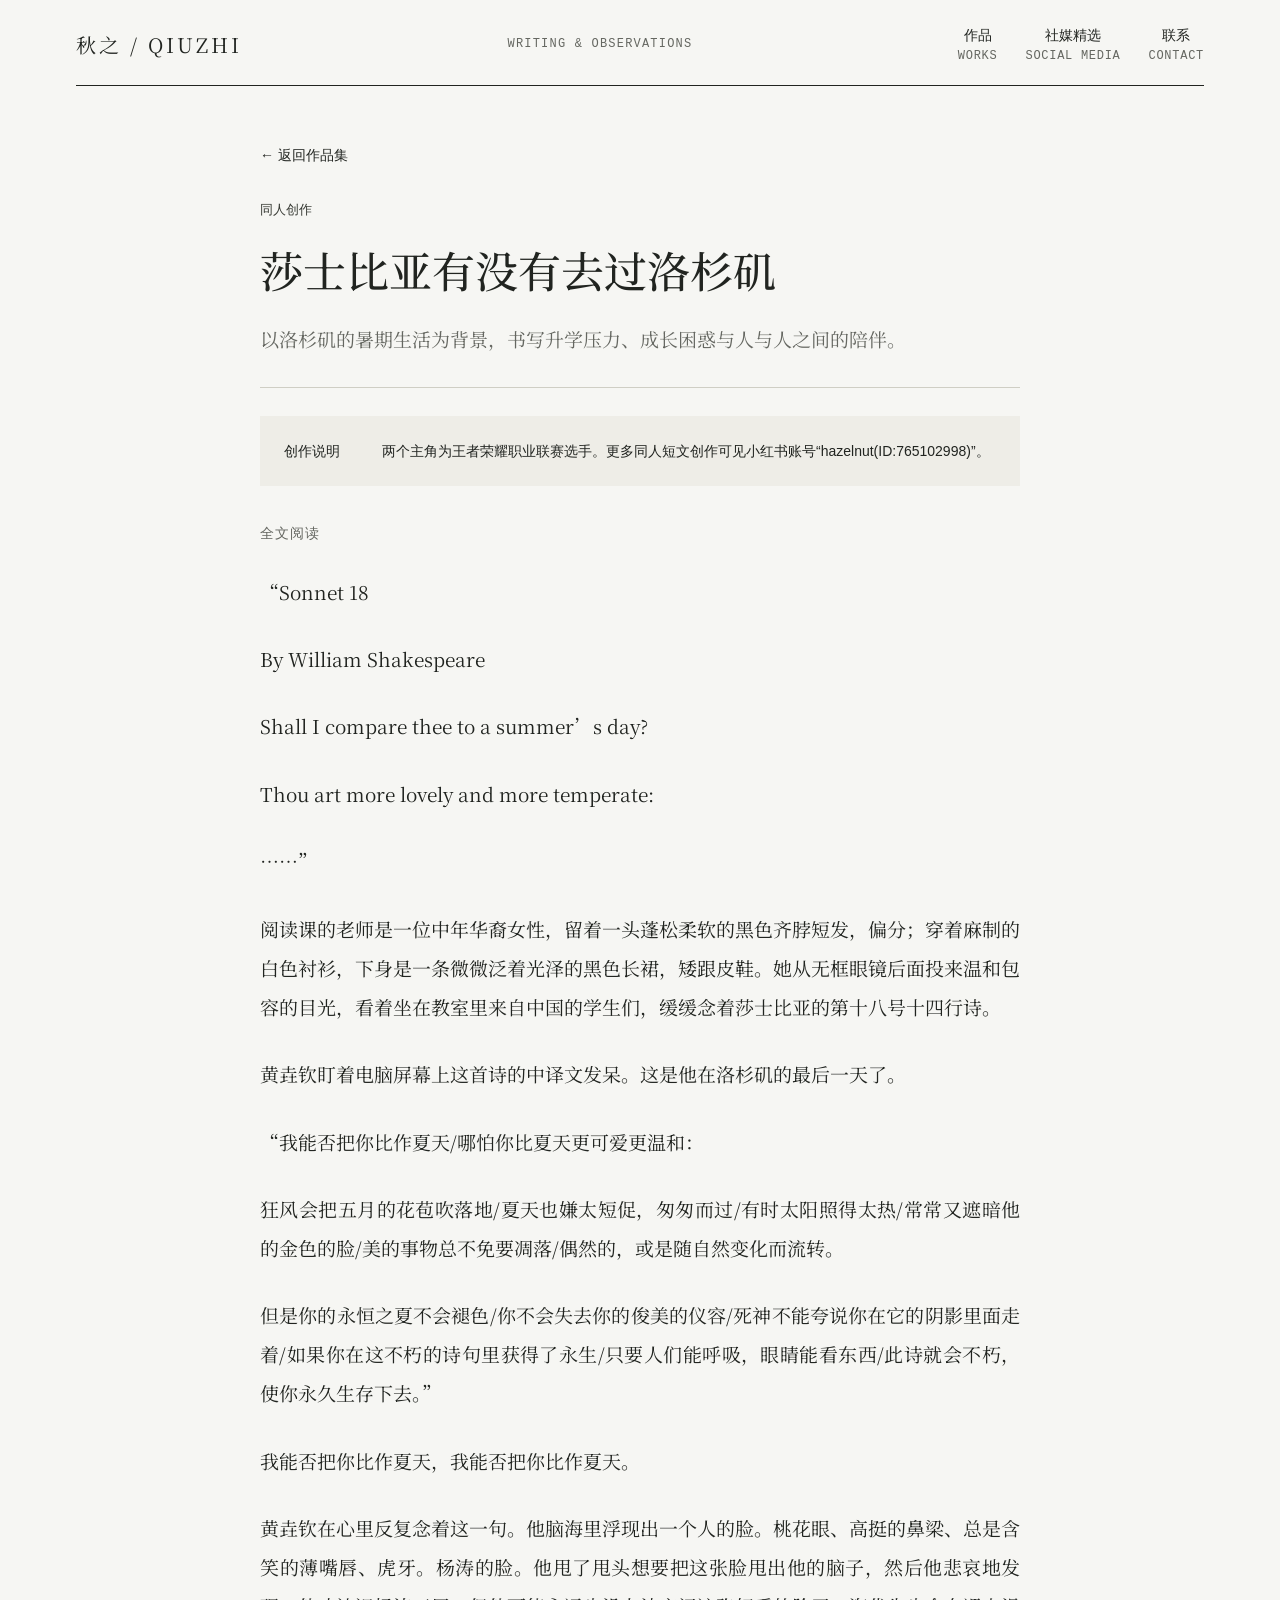
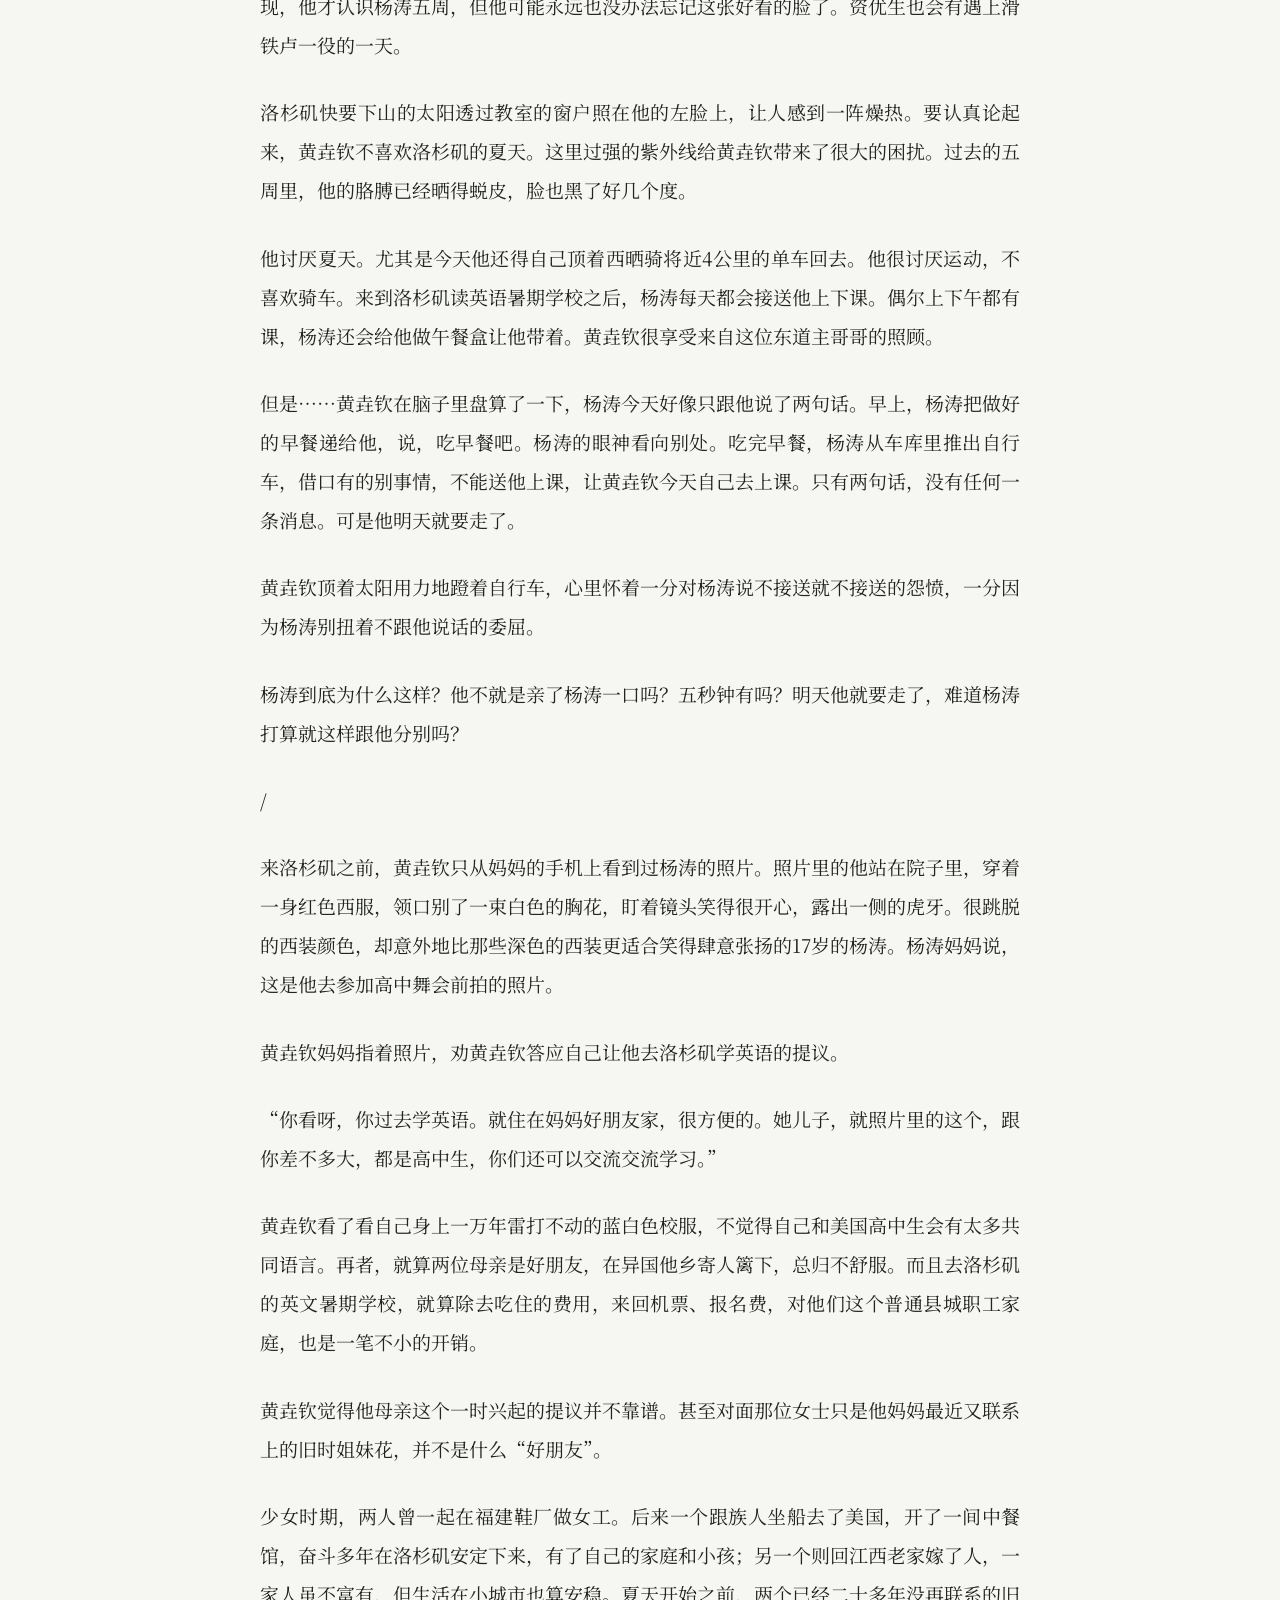
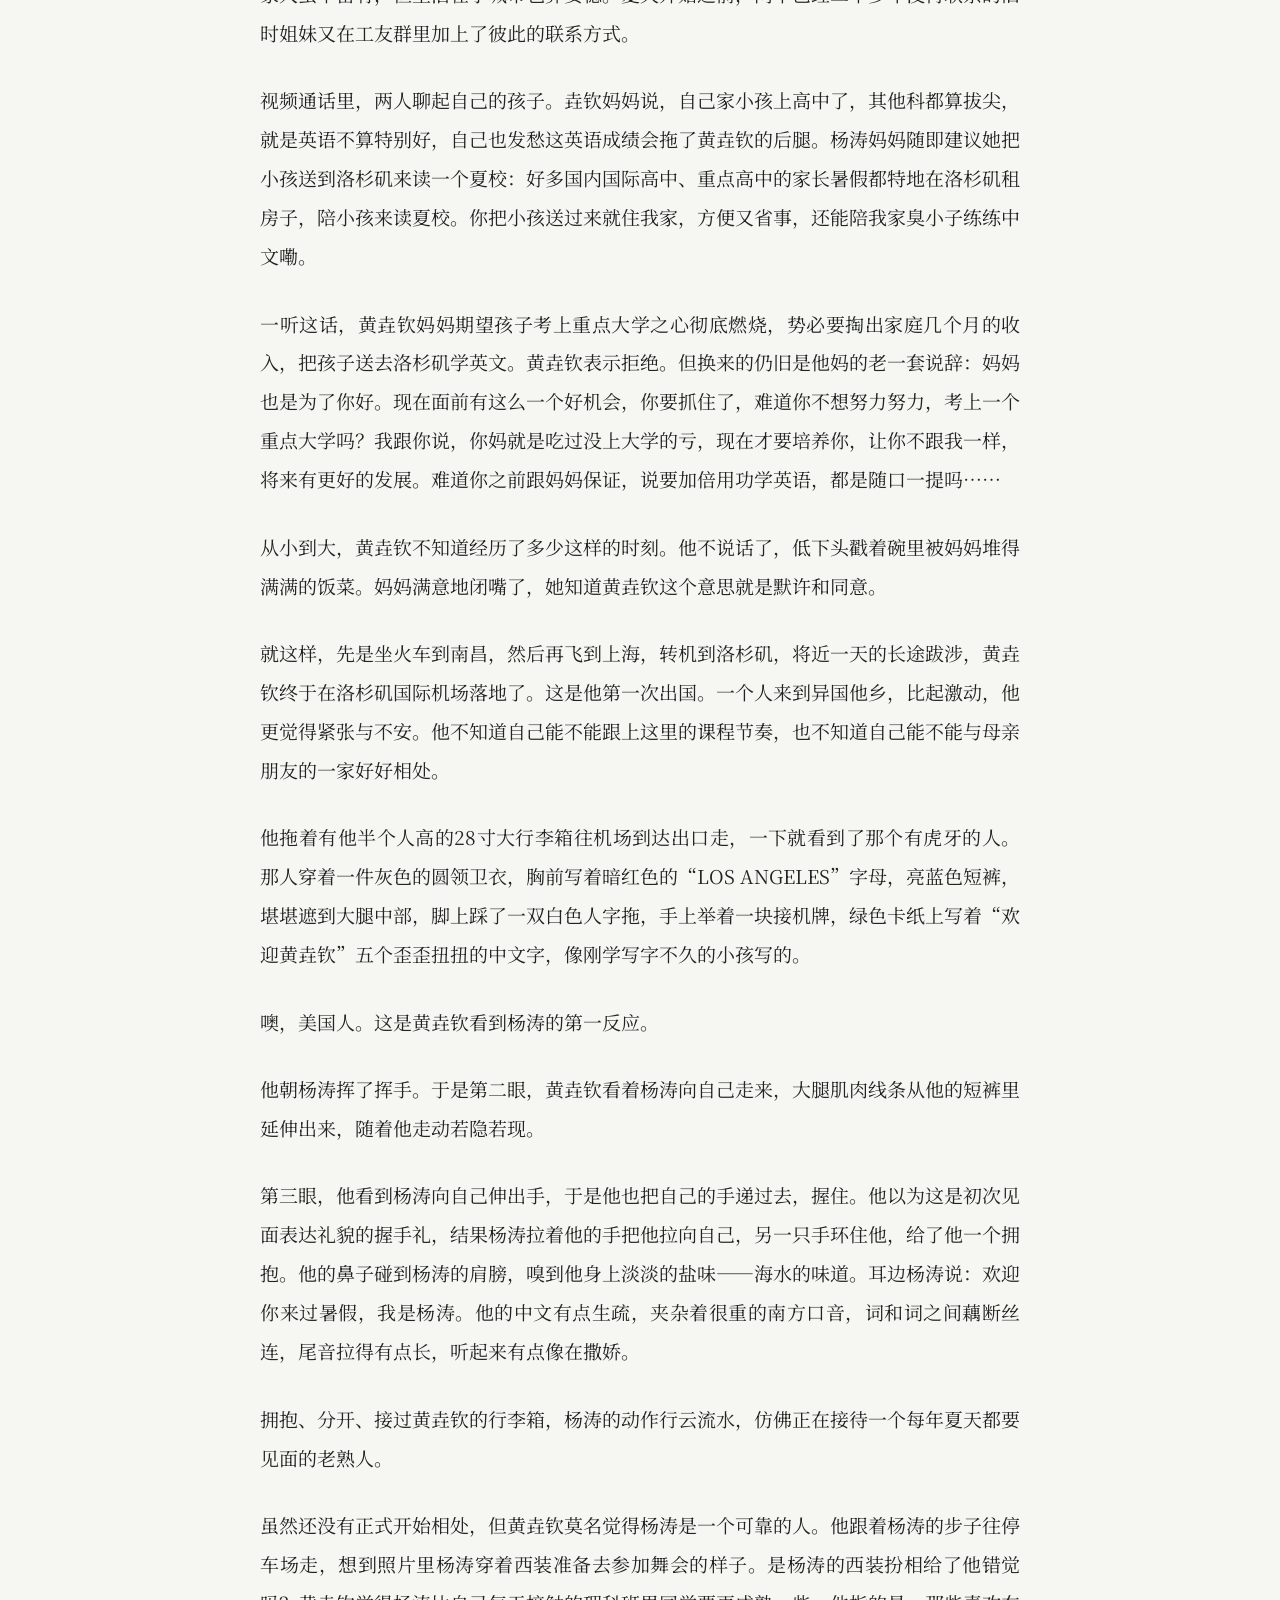
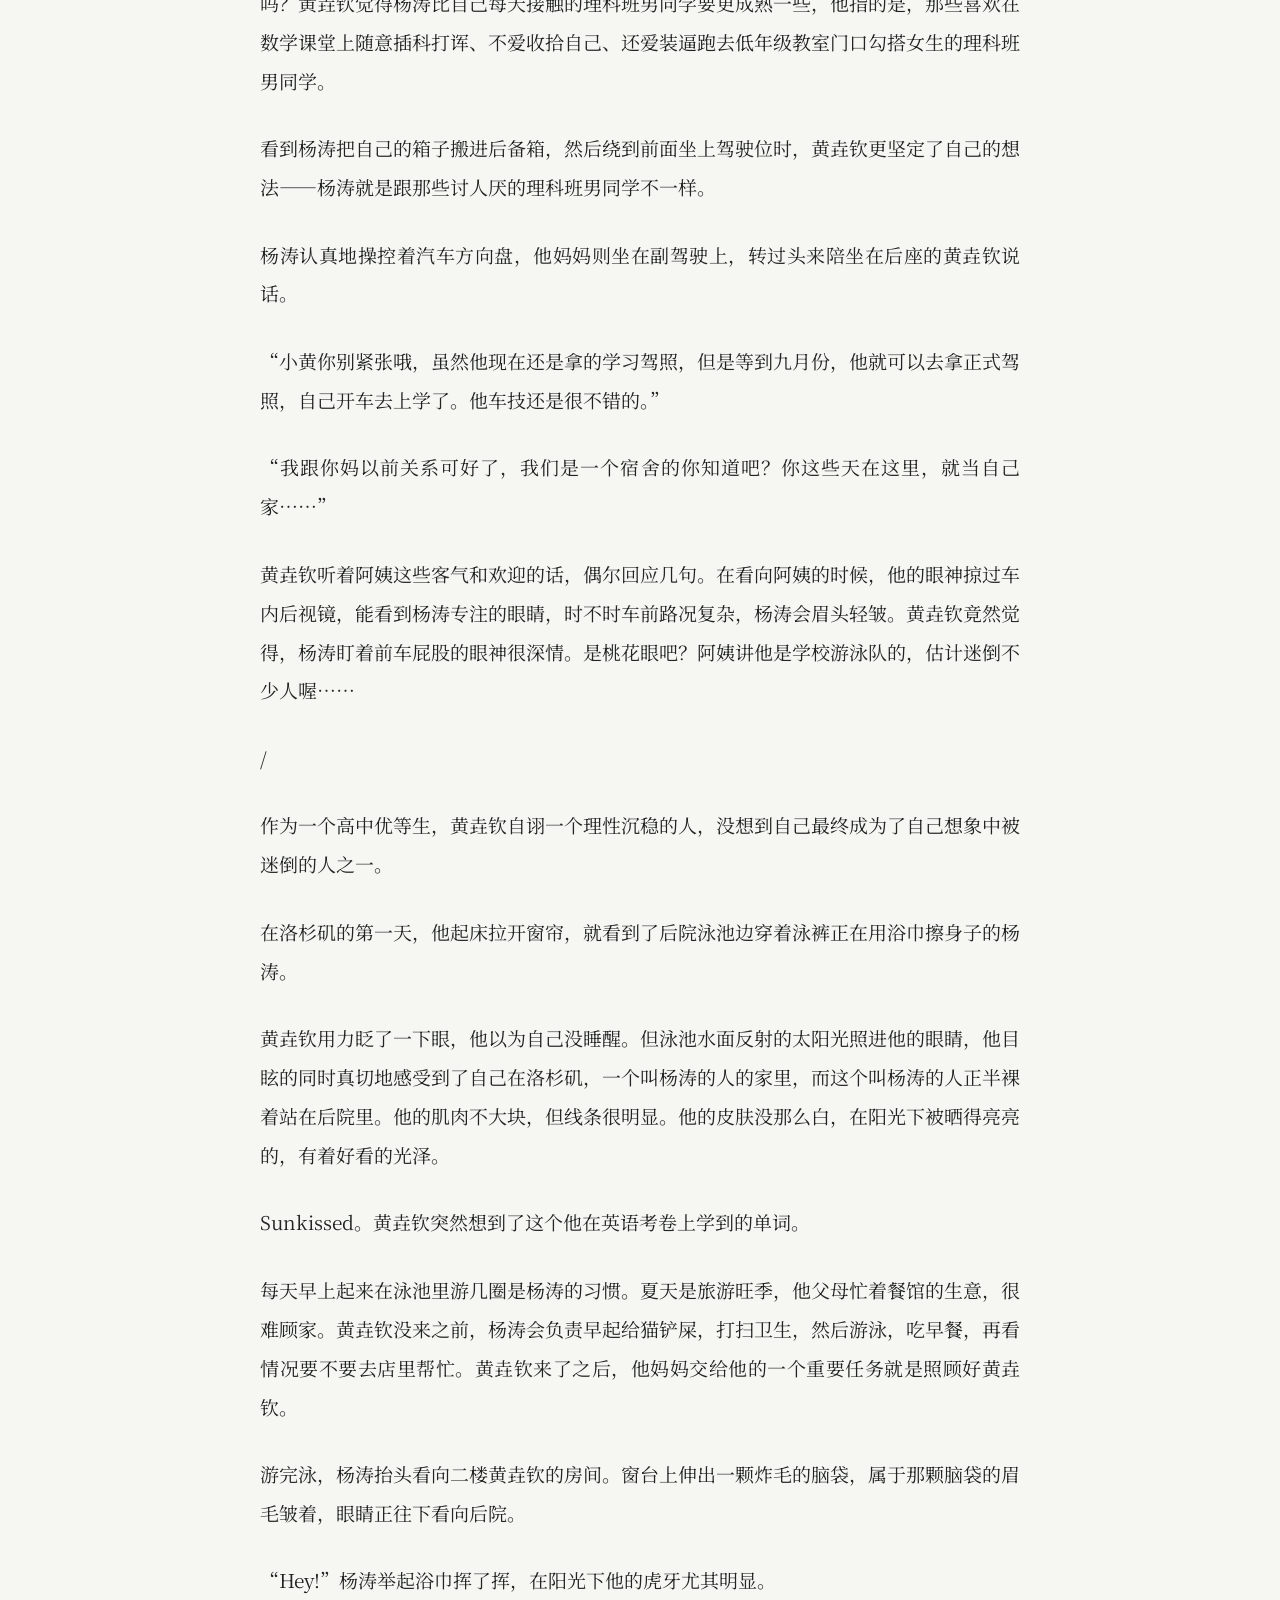
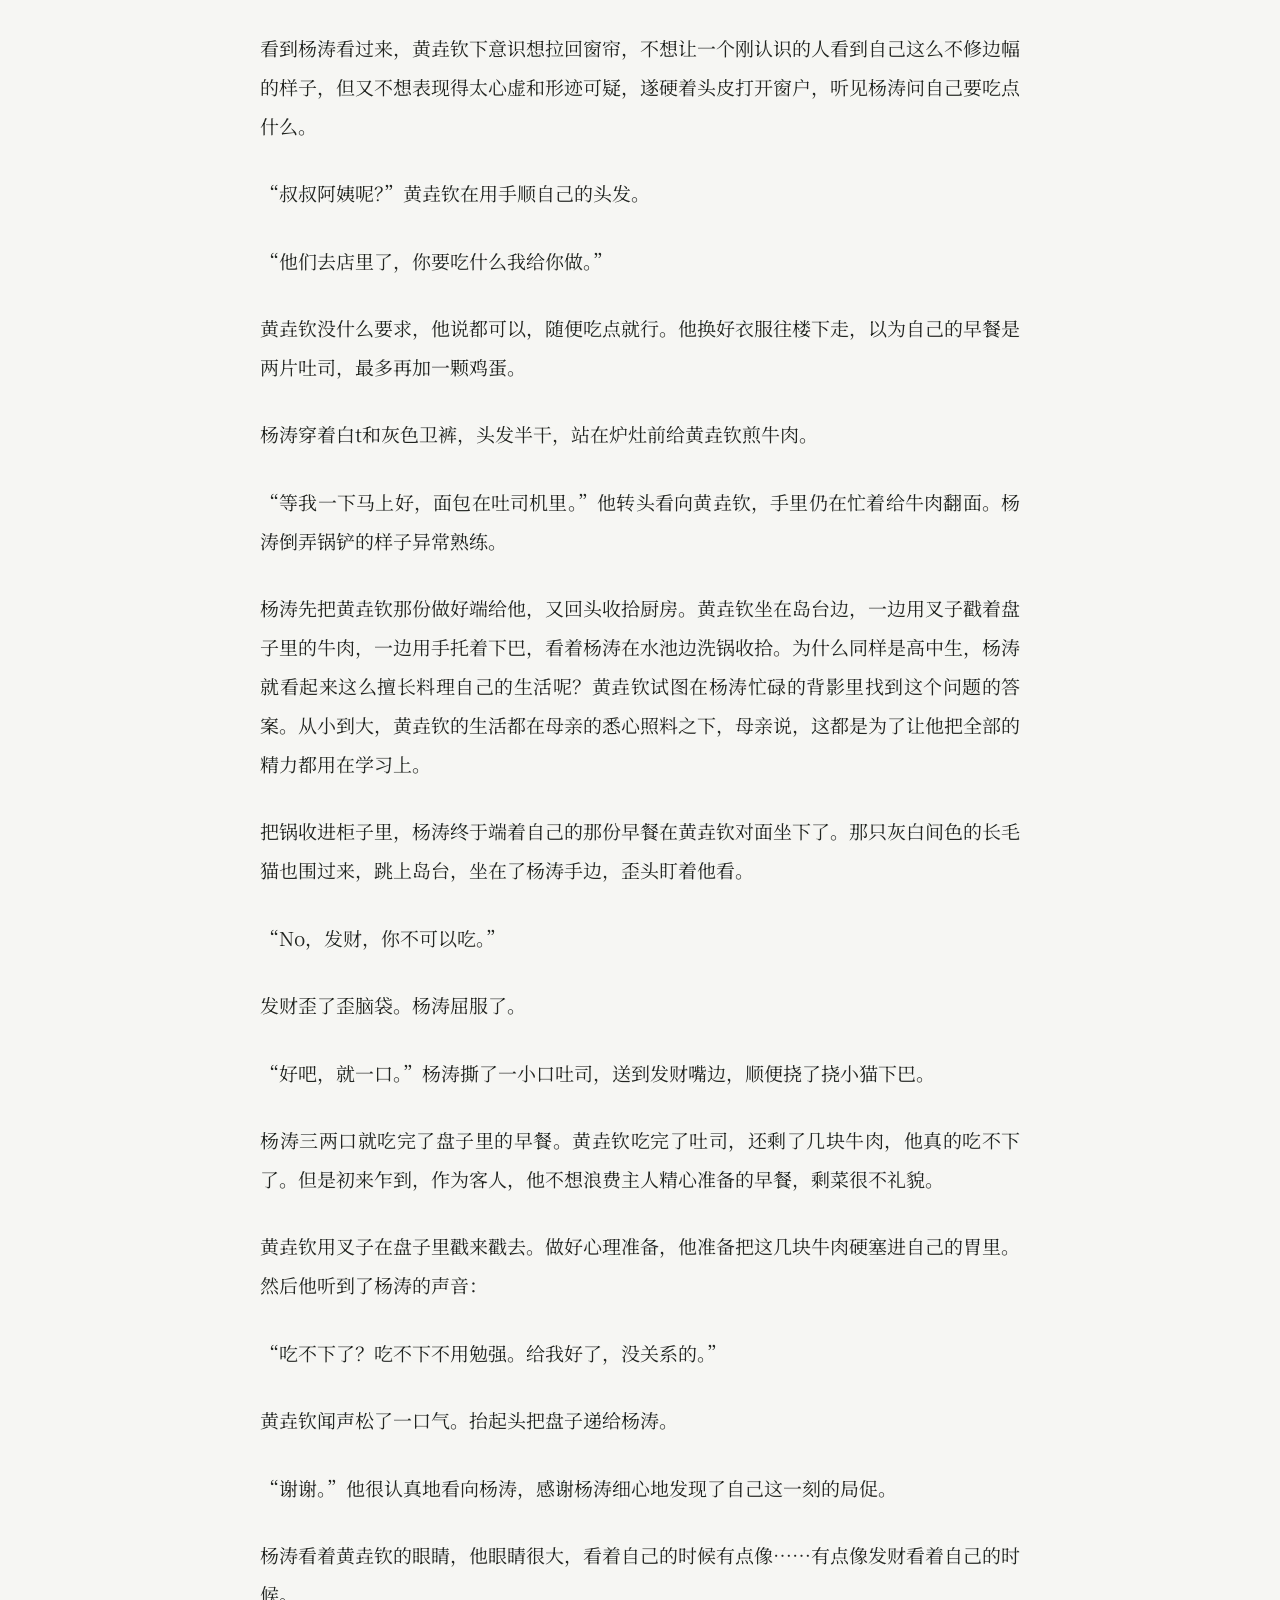
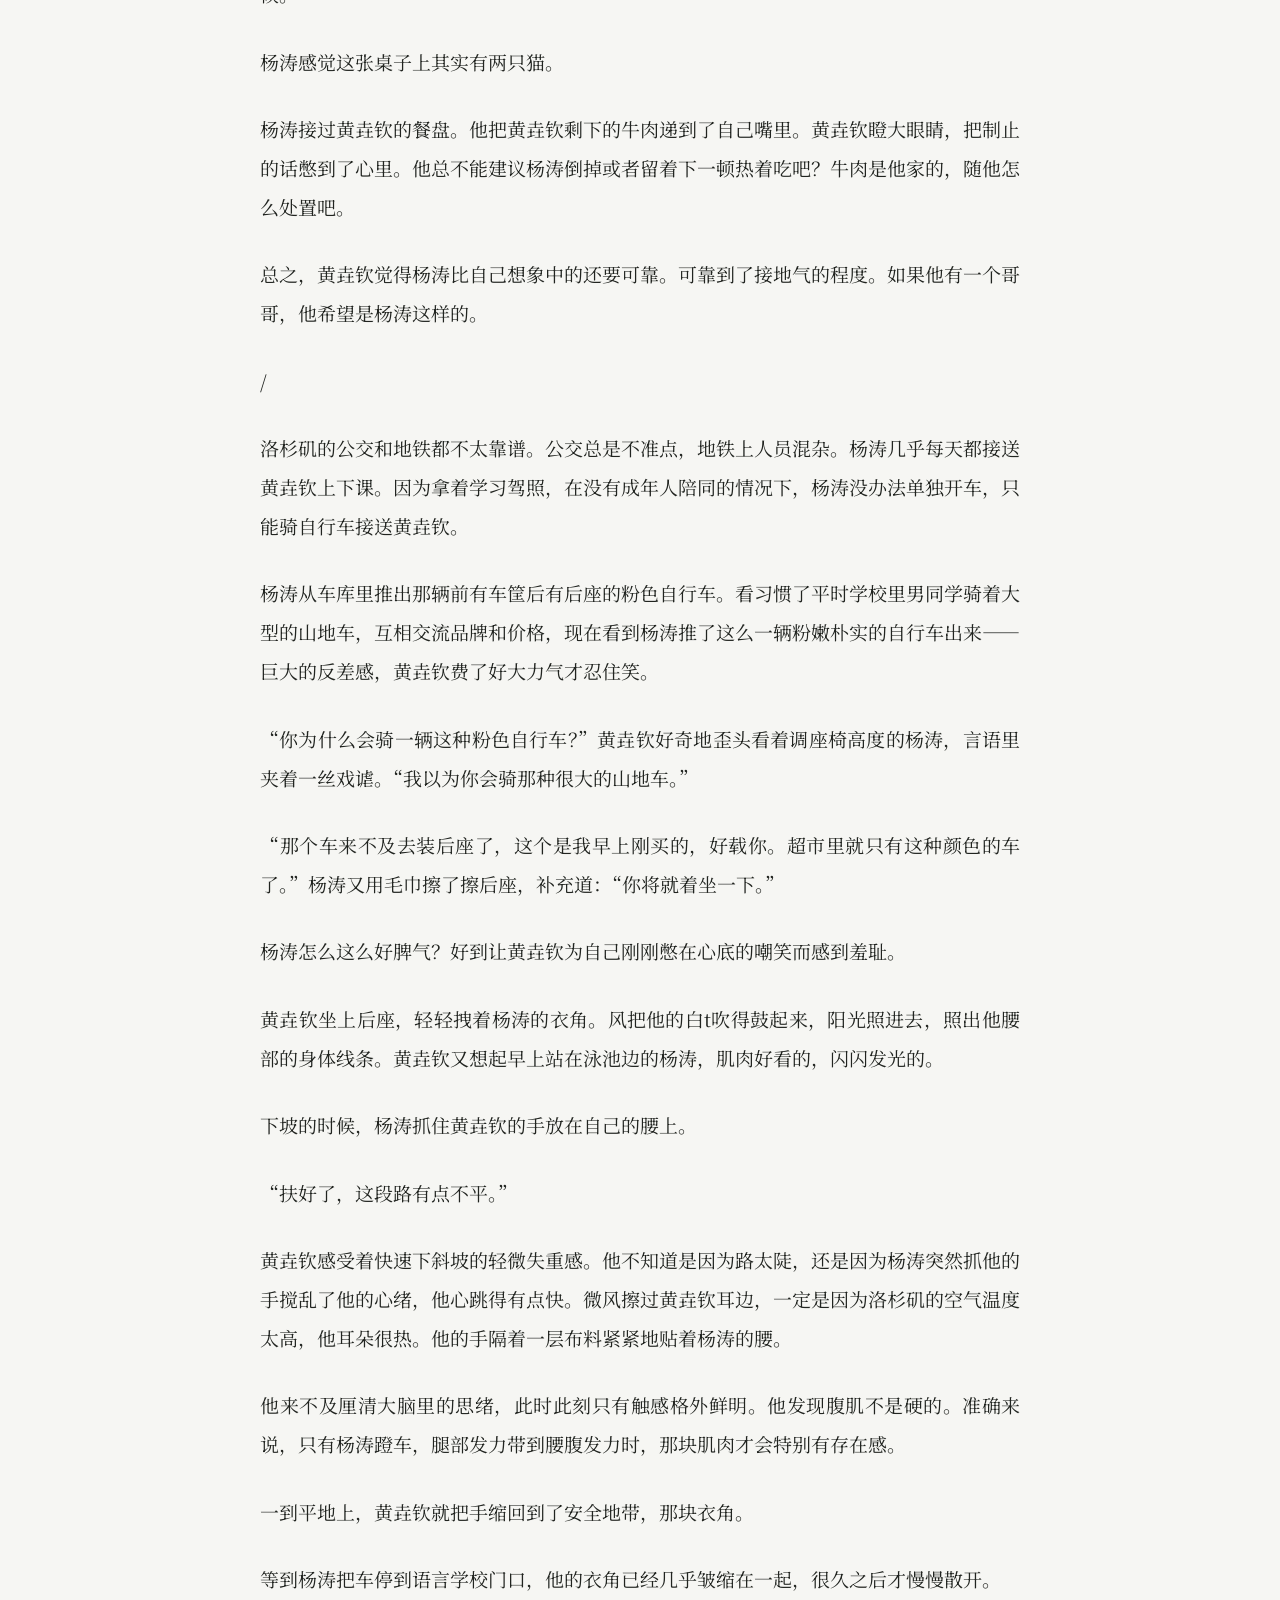
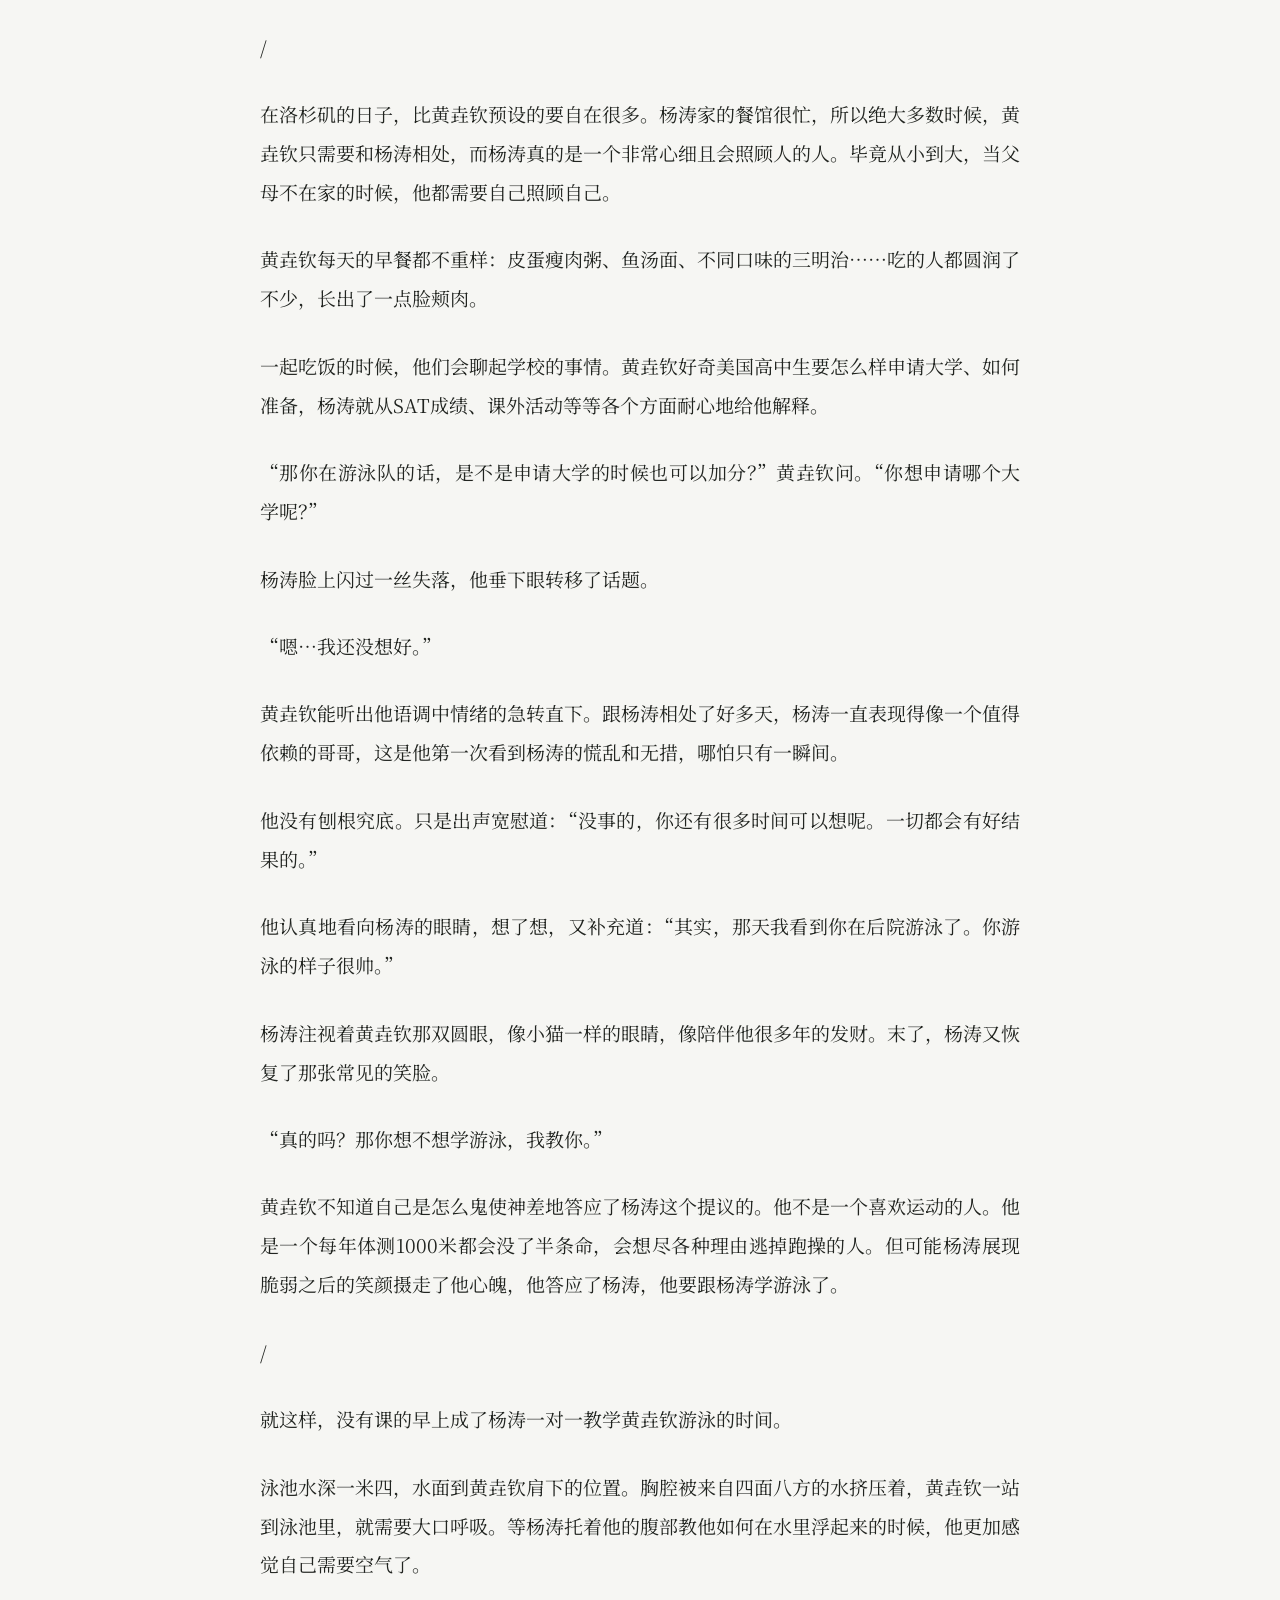
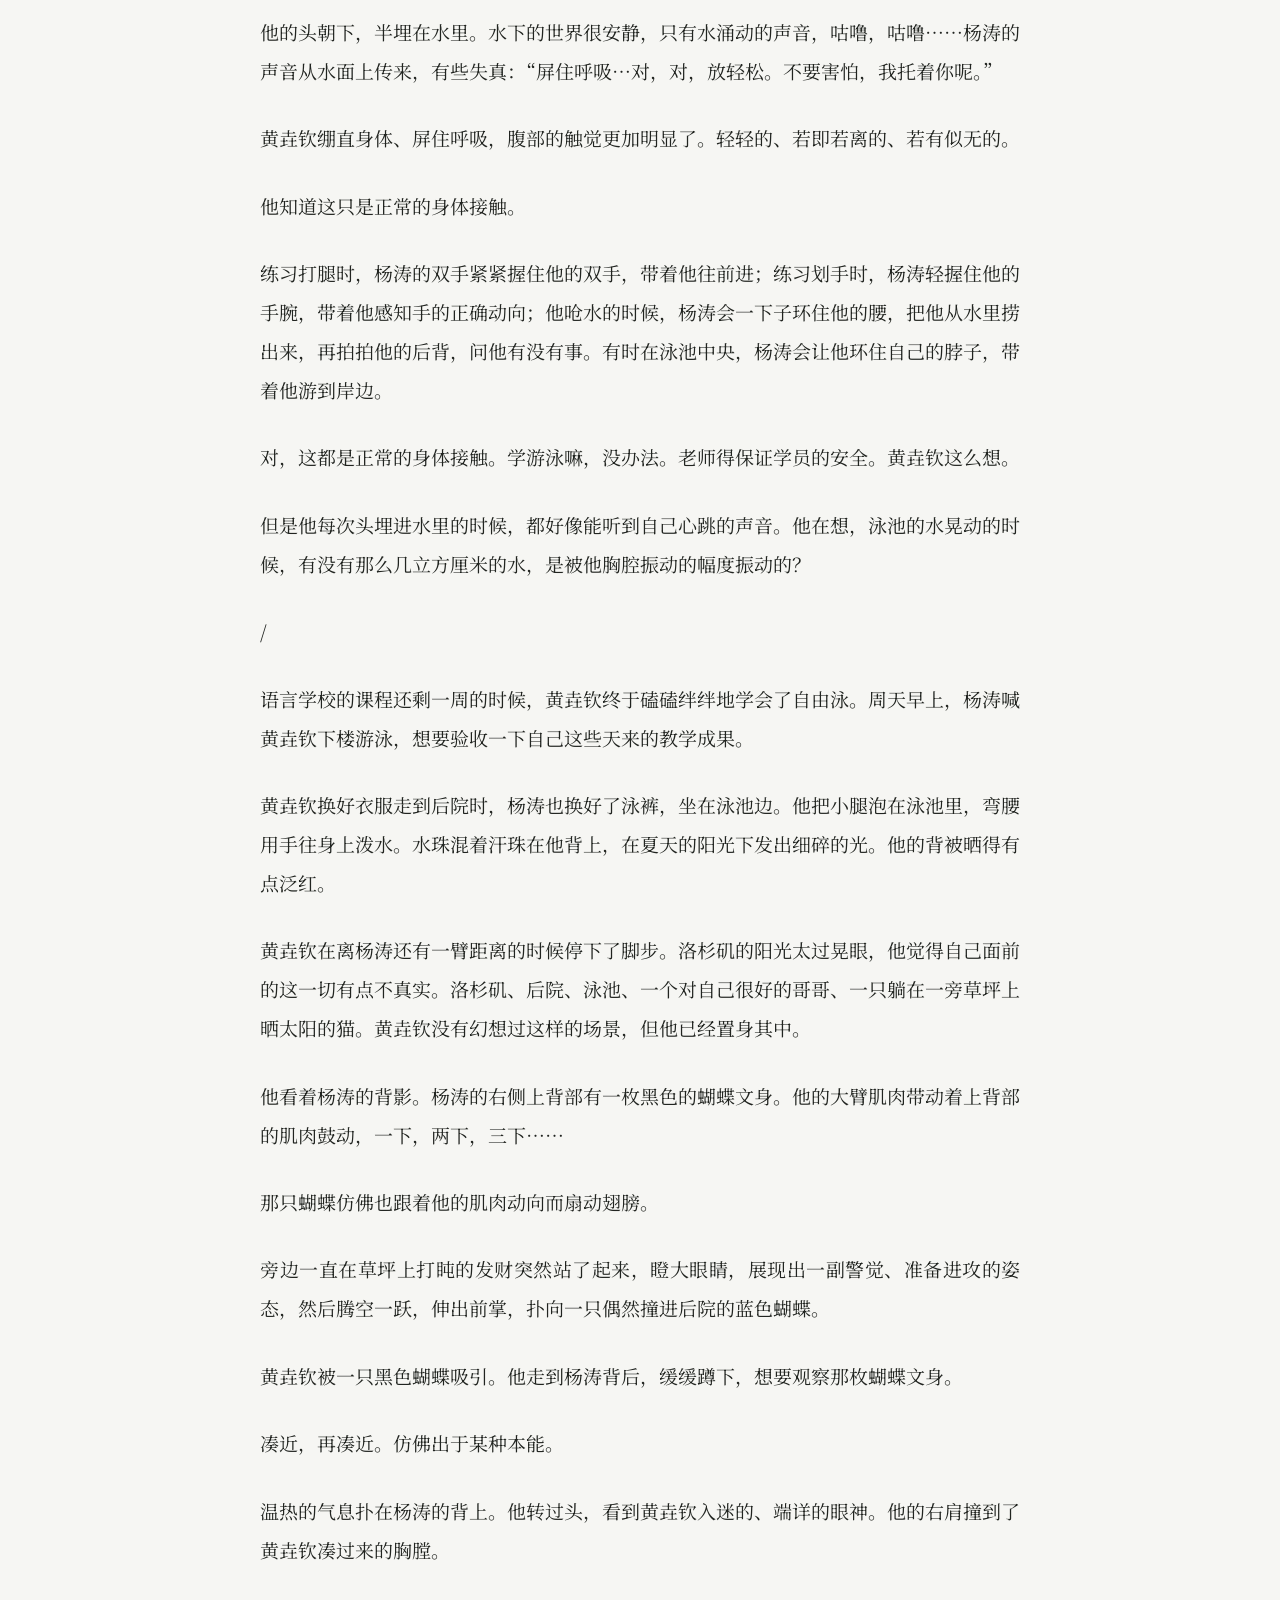
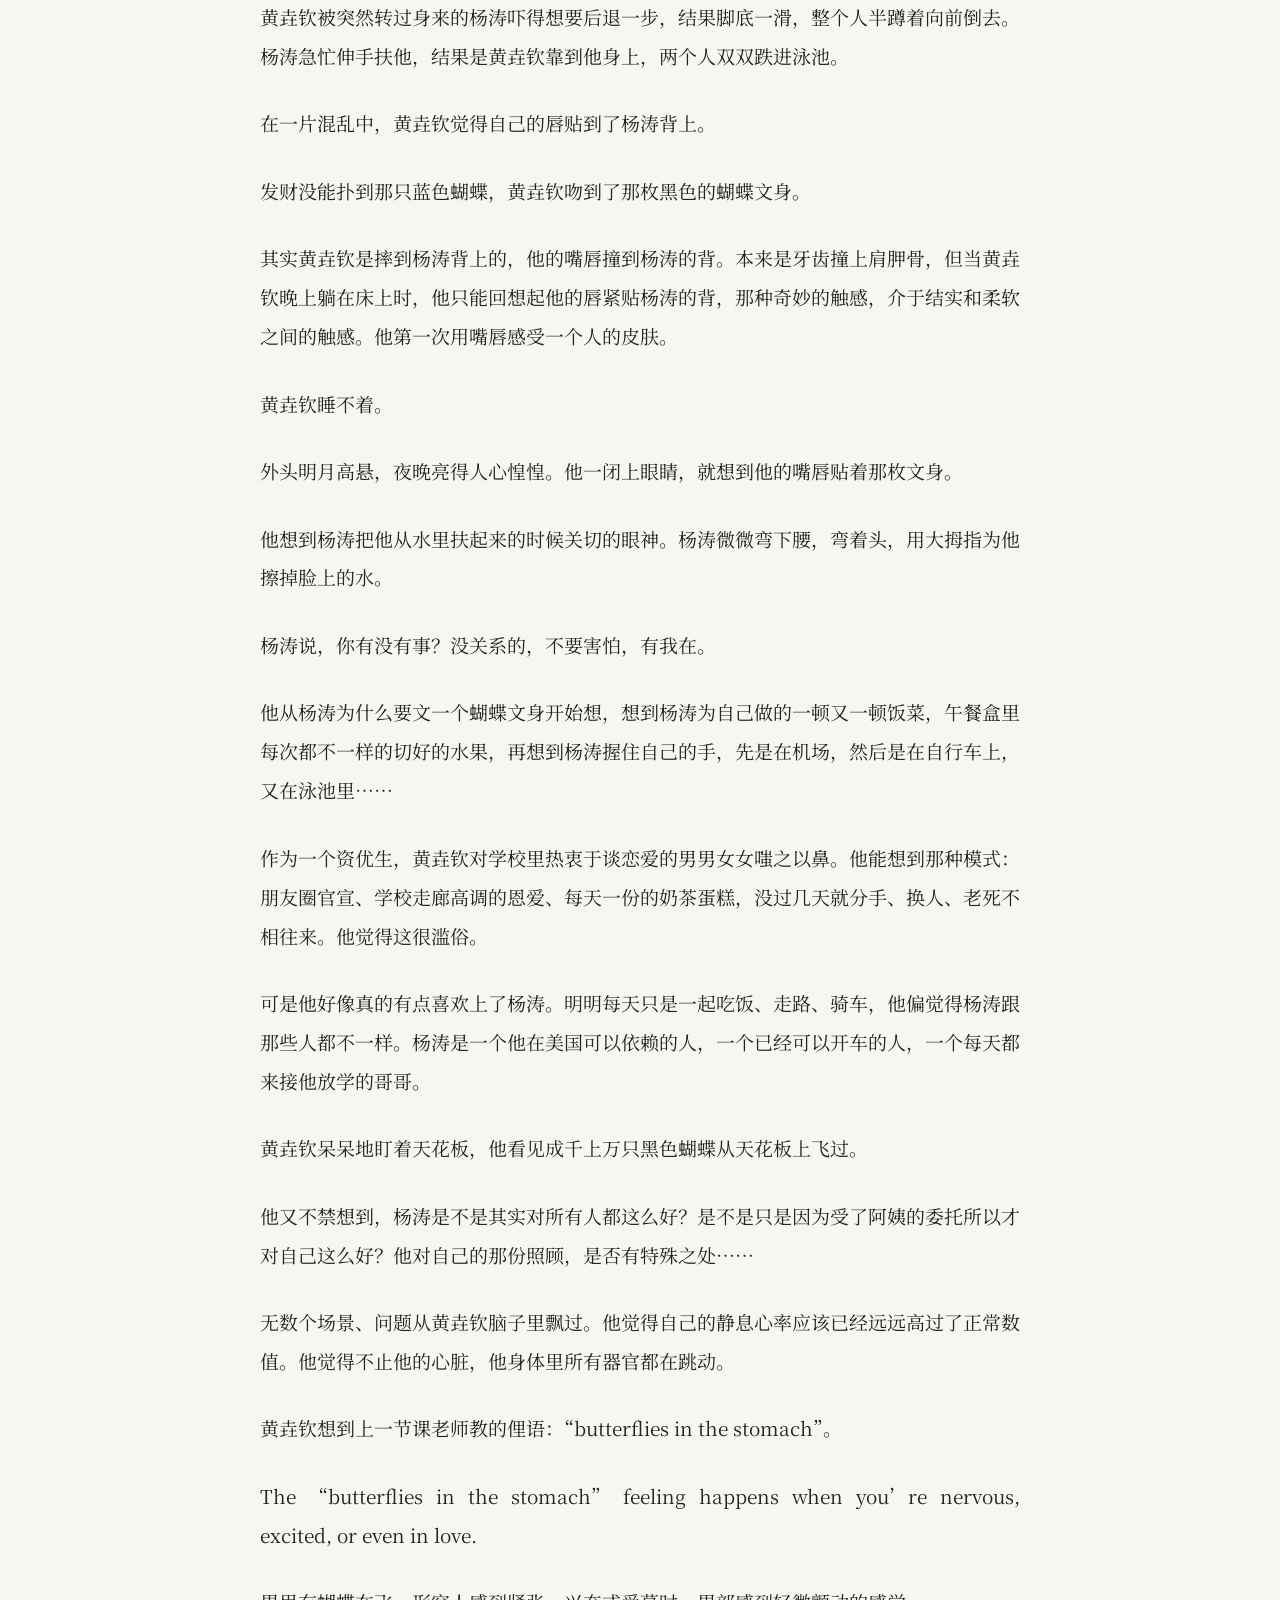
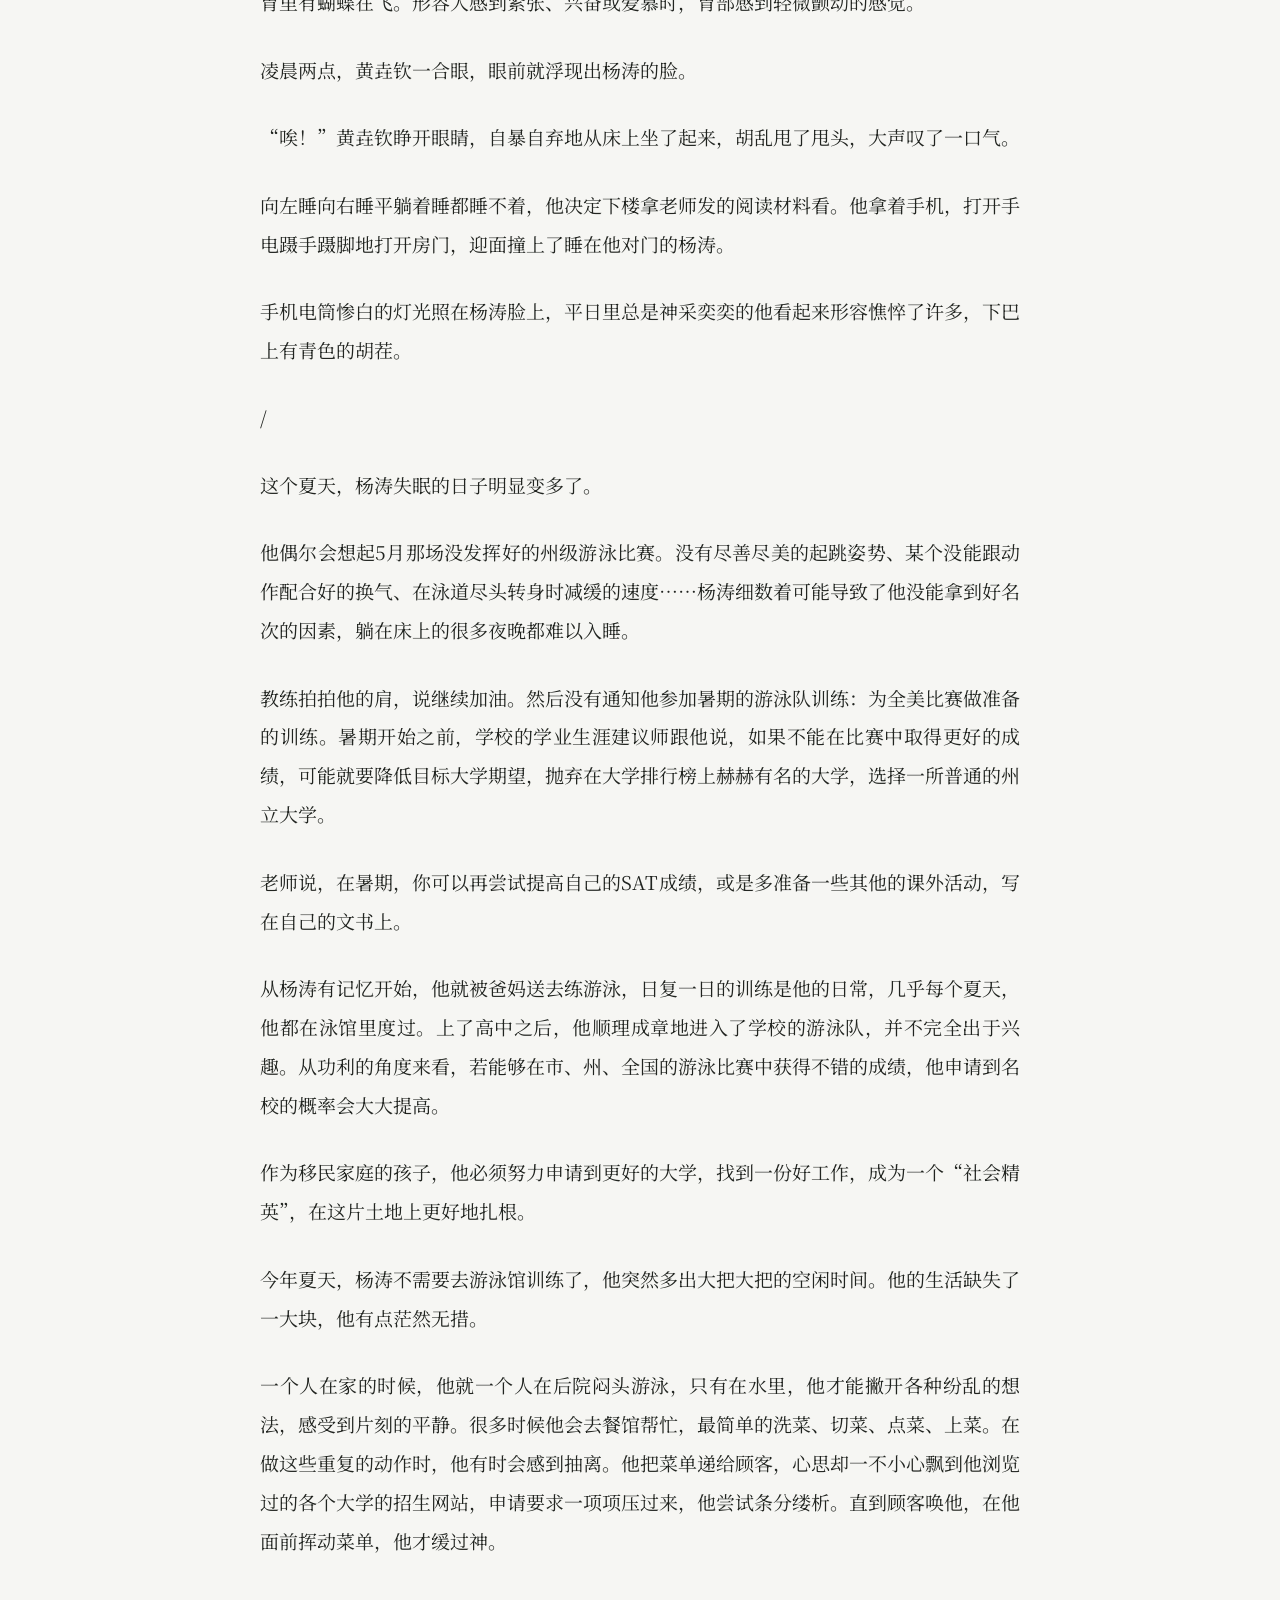
<file: articles/fanfiction.html>
<!doctype html>
<html lang="zh-CN">

<head>
    <meta charset="utf-8">
    <meta name="viewport" content="width=device-width, initial-scale=1">
    <title>莎士比亚有没有去过洛杉矶｜张秋之</title>
    <meta name="description" content="以洛杉矶的暑期生活为背景，书写升学压力、成长困惑与人与人之间的陪伴。">
    <meta name="color-scheme" content="light">
    <meta name="theme-color" content="#f6f6f3">
    <link rel="icon" type="image/svg+xml"
        href="data:image/svg+xml,%3Csvg xmlns='http://www.w3.org/2000/svg' viewBox='0 0 32 32'%3E%3Crect width='32' height='32' fill='%23212420'/%3E%3Ctext x='16' y='23' font-size='23' text-anchor='middle' fill='%23f6f6f3' font-family='serif'%3E秋%3C/text%3E%3C/svg%3E">
    <link rel="stylesheet" href="../style.css?v=20260924-webfonts">
</head>

<body>
    <a class="skip" href="#main">跳至正文</a>
    <div class="shell">
        <header class="masthead"><a class="wordmark" href="../index.html" aria-label="张秋之，首页">秋之 / QIUZHI</a>
            <span class="mast-meta">WRITING &amp; OBSERVATIONS</span>
            <nav class="header-nav" aria-label="主导航"><a href="../index.html#works"><span>作品</span><span class="nav-en"
                        lang="en">WORKS</span></a><a href="../index.html#social"><span>社媒精选</span><span class="nav-en"
                        lang="en">SOCIAL MEDIA</span></a><a href="../index.html#contact"><span>联系</span><span
                        class="nav-en" lang="en">CONTACT</span></a></nav>
        </header>
        <main id="main" class="reader"><a class="back-link" href="../index.html#fanfiction">← 返回作品集</a>
            <article>
                <header class="reader-head">
                    <div class="card-meta"><span class="category">同人创作</span></div>
                    <h1>莎士比亚有没有去过洛杉矶</h1>
                    <p class="deck">以洛杉矶的暑期生活为背景，书写升学压力、成长困惑与人与人之间的陪伴。</p>
                </header>
                <aside class="reader-meta">
                    <dl class="notes">
                        <dt>创作说明</dt>
                        <dd>两个主角为王者荣耀职业联赛选手。更多同人短文创作可见小红书账号“hazelnut(ID:765102998)”。</dd>
                    </dl>
                </aside>
                <section class="reader-section">
                    <h2>全文阅读</h2>
                    <div class="prose">
    <p>“Sonnet 18</p>
    <p>By William Shakespeare</p>
    <p>Shall I compare thee to a summer’s day?</p>
    <p>Thou art more lovely and more temperate:</p>
    <p>……”</p>

    <p>阅读课的老师是一位中年华裔女性，留着一头蓬松柔软的黑色齐脖短发，偏分；穿着麻制的白色衬衫，下身是一条微微泛着光泽的黑色长裙，矮跟皮鞋。她从无框眼镜后面投来温和包容的目光，看着坐在教室里来自中国的学生们，缓缓念着莎士比亚的第十八号十四行诗。</p>
    <p>黄垚钦盯着电脑屏幕上这首诗的中译文发呆。这是他在洛杉矶的最后一天了。</p>
    <p>“我能否把你比作夏天/哪怕你比夏天更可爱更温和：</p>
    <p>狂风会把五月的花苞吹落地/夏天也嫌太短促，匆匆而过/有时太阳照得太热/常常又遮暗他的金色的脸/美的事物总不免要凋落/偶然的，或是随自然变化而流转。</p>
    <p>但是你的永恒之夏不会褪色/你不会失去你的俊美的仪容/死神不能夸说你在它的阴影里面走着/如果你在这不朽的诗句里获得了永生/只要人们能呼吸，眼睛能看东西/此诗就会不朽，使你永久生存下去。”</p>
    <p>我能否把你比作夏天，我能否把你比作夏天。</p>
    <p>黄垚钦在心里反复念着这一句。他脑海里浮现出一个人的脸。桃花眼、高挺的鼻梁、总是含笑的薄嘴唇、虎牙。杨涛的脸。他甩了甩头想要把这张脸甩出他的脑子，然后他悲哀地发现，他才认识杨涛五周，但他可能永远也没办法忘记这张好看的脸了。资优生也会有遇上滑铁卢一役的一天。</p>
    <p>洛杉矶快要下山的太阳透过教室的窗户照在他的左脸上，让人感到一阵燥热。要认真论起来，黄垚钦不喜欢洛杉矶的夏天。这里过强的紫外线给黄垚钦带来了很大的困扰。过去的五周里，他的胳膊已经晒得蜕皮，脸也黑了好几个度。</p>
    <p>他讨厌夏天。尤其是今天他还得自己顶着西晒骑将近4公里的单车回去。他很讨厌运动，不喜欢骑车。来到洛杉矶读英语暑期学校之后，杨涛每天都会接送他上下课。偶尔上下午都有课，杨涛还会给他做午餐盒让他带着。黄垚钦很享受来自这位东道主哥哥的照顾。</p>
    <p>但是……黄垚钦在脑子里盘算了一下，杨涛今天好像只跟他说了两句话。早上，杨涛把做好的早餐递给他，说，吃早餐吧。杨涛的眼神看向别处。吃完早餐，杨涛从车库里推出自行车，借口有的别事情，不能送他上课，让黄垚钦今天自己去上课。只有两句话，没有任何一条消息。可是他明天就要走了。</p>
    <p>黄垚钦顶着太阳用力地蹬着自行车，心里怀着一分对杨涛说不接送就不接送的怨愤，一分因为杨涛别扭着不跟他说话的委屈。</p>
    <p>杨涛到底为什么这样？他不就是亲了杨涛一口吗？五秒钟有吗？明天他就要走了，难道杨涛打算就这样跟他分别吗？</p>
    <p>/</p>
    <p>来洛杉矶之前，黄垚钦只从妈妈的手机上看到过杨涛的照片。照片里的他站在院子里，穿着一身红色西服，领口别了一束白色的胸花，盯着镜头笑得很开心，露出一侧的虎牙。很跳脱的西装颜色，却意外地比那些深色的西装更适合笑得肆意张扬的17岁的杨涛。杨涛妈妈说，这是他去参加高中舞会前拍的照片。</p>
    <p>黄垚钦妈妈指着照片，劝黄垚钦答应自己让他去洛杉矶学英语的提议。</p>
    <p>“你看呀，你过去学英语。就住在妈妈好朋友家，很方便的。她儿子，就照片里的这个，跟你差不多大，都是高中生，你们还可以交流交流学习。”</p>
    <p>黄垚钦看了看自己身上一万年雷打不动的蓝白色校服，不觉得自己和美国高中生会有太多共同语言。再者，就算两位母亲是好朋友，在异国他乡寄人篱下，总归不舒服。而且去洛杉矶的英文暑期学校，就算除去吃住的费用，来回机票、报名费，对他们这个普通县城职工家庭，也是一笔不小的开销。</p>
    <p>黄垚钦觉得他母亲这个一时兴起的提议并不靠谱。甚至对面那位女士只是他妈妈最近又联系上的旧时姐妹花，并不是什么“好朋友”。</p>
    <p>少女时期，两人曾一起在福建鞋厂做女工。后来一个跟族人坐船去了美国，开了一间中餐馆，奋斗多年在洛杉矶安定下来，有了自己的家庭和小孩；另一个则回江西老家嫁了人，一家人虽不富有，但生活在小城市也算安稳。夏天开始之前，两个已经二十多年没再联系的旧时姐妹又在工友群里加上了彼此的联系方式。</p>
    <p>视频通话里，两人聊起自己的孩子。垚钦妈妈说，自己家小孩上高中了，其他科都算拔尖，就是英语不算特别好，自己也发愁这英语成绩会拖了黄垚钦的后腿。杨涛妈妈随即建议她把小孩送到洛杉矶来读一个夏校：好多国内国际高中、重点高中的家长暑假都特地在洛杉矶租房子，陪小孩来读夏校。你把小孩送过来就住我家，方便又省事，还能陪我家臭小子练练中文嘞。</p>
    <p>一听这话，黄垚钦妈妈期望孩子考上重点大学之心彻底燃烧，势必要掏出家庭几个月的收入，把孩子送去洛杉矶学英文。黄垚钦表示拒绝。但换来的仍旧是他妈的老一套说辞：妈妈也是为了你好。现在面前有这么一个好机会，你要抓住了，难道你不想努力努力，考上一个重点大学吗？我跟你说，你妈就是吃过没上大学的亏，现在才要培养你，让你不跟我一样，将来有更好的发展。难道你之前跟妈妈保证，说要加倍用功学英语，都是随口一提吗……</p>
    <p>从小到大，黄垚钦不知道经历了多少这样的时刻。他不说话了，低下头戳着碗里被妈妈堆得满满的饭菜。妈妈满意地闭嘴了，她知道黄垚钦这个意思就是默许和同意。</p>
    <p>就这样，先是坐火车到南昌，然后再飞到上海，转机到洛杉矶，将近一天的长途跋涉，黄垚钦终于在洛杉矶国际机场落地了。这是他第一次出国。一个人来到异国他乡，比起激动，他更觉得紧张与不安。他不知道自己能不能跟上这里的课程节奏，也不知道自己能不能与母亲朋友的一家好好相处。</p>
    <p>他拖着有他半个人高的28寸大行李箱往机场到达出口走，一下就看到了那个有虎牙的人。那人穿着一件灰色的圆领卫衣，胸前写着暗红色的“LOS ANGELES”字母，亮蓝色短裤，堪堪遮到大腿中部，脚上踩了一双白色人字拖，手上举着一块接机牌，绿色卡纸上写着“欢迎黄垚钦”五个歪歪扭扭的中文字，像刚学写字不久的小孩写的。</p>
    <p>噢，美国人。这是黄垚钦看到杨涛的第一反应。</p>
    <p>他朝杨涛挥了挥手。于是第二眼，黄垚钦看着杨涛向自己走来，大腿肌肉线条从他的短裤里延伸出来，随着他走动若隐若现。</p>
    <p>第三眼，他看到杨涛向自己伸出手，于是他也把自己的手递过去，握住。他以为这是初次见面表达礼貌的握手礼，结果杨涛拉着他的手把他拉向自己，另一只手环住他，给了他一个拥抱。他的鼻子碰到杨涛的肩膀，嗅到他身上淡淡的盐味——海水的味道。耳边杨涛说：欢迎你来过暑假，我是杨涛。他的中文有点生疏，夹杂着很重的南方口音，词和词之间藕断丝连，尾音拉得有点长，听起来有点像在撒娇。</p>
    <p>拥抱、分开、接过黄垚钦的行李箱，杨涛的动作行云流水，仿佛正在接待一个每年夏天都要见面的老熟人。</p>
    <p>虽然还没有正式开始相处，但黄垚钦莫名觉得杨涛是一个可靠的人。他跟着杨涛的步子往停车场走，想到照片里杨涛穿着西装准备去参加舞会的样子。是杨涛的西装扮相给了他错觉吗？黄垚钦觉得杨涛比自己每天接触的理科班男同学要更成熟一些，他指的是，那些喜欢在数学课堂上随意插科打诨、不爱收拾自己、还爱装逼跑去低年级教室门口勾搭女生的理科班男同学。</p>
    <p>看到杨涛把自己的箱子搬进后备箱，然后绕到前面坐上驾驶位时，黄垚钦更坚定了自己的想法——杨涛就是跟那些讨人厌的理科班男同学不一样。</p>
    <p>杨涛认真地操控着汽车方向盘，他妈妈则坐在副驾驶上，转过头来陪坐在后座的黄垚钦说话。</p>
    <p>“小黄你别紧张哦，虽然他现在还是拿的学习驾照，但是等到九月份，他就可以去拿正式驾照，自己开车去上学了。他车技还是很不错的。”</p>
    <p>“我跟你妈以前关系可好了，我们是一个宿舍的你知道吧？你这些天在这里，就当自己家……”</p>
    <p>黄垚钦听着阿姨这些客气和欢迎的话，偶尔回应几句。在看向阿姨的时候，他的眼神掠过车内后视镜，能看到杨涛专注的眼睛，时不时车前路况复杂，杨涛会眉头轻皱。黄垚钦竟然觉得，杨涛盯着前车屁股的眼神很深情。是桃花眼吧？阿姨讲他是学校游泳队的，估计迷倒不少人喔……</p>
    <p>/</p>
    <p>作为一个高中优等生，黄垚钦自诩一个理性沉稳的人，没想到自己最终成为了自己想象中被迷倒的人之一。</p>
    <p>在洛杉矶的第一天，他起床拉开窗帘，就看到了后院泳池边穿着泳裤正在用浴巾擦身子的杨涛。</p>
    <p>黄垚钦用力眨了一下眼，他以为自己没睡醒。但泳池水面反射的太阳光照进他的眼睛，他目眩的同时真切地感受到了自己在洛杉矶，一个叫杨涛的人的家里，而这个叫杨涛的人正半裸着站在后院里。他的肌肉不大块，但线条很明显。他的皮肤没那么白，在阳光下被晒得亮亮的，有着好看的光泽。</p>
    <p>Sunkissed。黄垚钦突然想到了这个他在英语考卷上学到的单词。</p>
    <p>每天早上起来在泳池里游几圈是杨涛的习惯。夏天是旅游旺季，他父母忙着餐馆的生意，很难顾家。黄垚钦没来之前，杨涛会负责早起给猫铲屎，打扫卫生，然后游泳，吃早餐，再看情况要不要去店里帮忙。黄垚钦来了之后，他妈妈交给他的一个重要任务就是照顾好黄垚钦。</p>
    <p>游完泳，杨涛抬头看向二楼黄垚钦的房间。窗台上伸出一颗炸毛的脑袋，属于那颗脑袋的眉毛皱着，眼睛正往下看向后院。</p>
    <p>“Hey!”杨涛举起浴巾挥了挥，在阳光下他的虎牙尤其明显。</p>
    <p>看到杨涛看过来，黄垚钦下意识想拉回窗帘，不想让一个刚认识的人看到自己这么不修边幅的样子，但又不想表现得太心虚和形迹可疑，遂硬着头皮打开窗户，听见杨涛问自己要吃点什么。</p>
    <p>“叔叔阿姨呢？”黄垚钦在用手顺自己的头发。</p>
    <p>“他们去店里了，你要吃什么我给你做。”</p>
    <p>黄垚钦没什么要求，他说都可以，随便吃点就行。他换好衣服往楼下走，以为自己的早餐是两片吐司，最多再加一颗鸡蛋。</p>
    <p>杨涛穿着白t和灰色卫裤，头发半干，站在炉灶前给黄垚钦煎牛肉。</p>
    <p>“等我一下马上好，面包在吐司机里。”他转头看向黄垚钦，手里仍在忙着给牛肉翻面。杨涛倒弄锅铲的样子异常熟练。</p>
    <p>杨涛先把黄垚钦那份做好端给他，又回头收拾厨房。黄垚钦坐在岛台边，一边用叉子戳着盘子里的牛肉，一边用手托着下巴，看着杨涛在水池边洗锅收拾。为什么同样是高中生，杨涛就看起来这么擅长料理自己的生活呢？黄垚钦试图在杨涛忙碌的背影里找到这个问题的答案。从小到大，黄垚钦的生活都在母亲的悉心照料之下，母亲说，这都是为了让他把全部的精力都用在学习上。</p>
    <p>把锅收进柜子里，杨涛终于端着自己的那份早餐在黄垚钦对面坐下了。那只灰白间色的长毛猫也围过来，跳上岛台，坐在了杨涛手边，歪头盯着他看。</p>
    <p>“No，发财，你不可以吃。”</p>
    <p>发财歪了歪脑袋。杨涛屈服了。</p>
    <p>“好吧，就一口。”杨涛撕了一小口吐司，送到发财嘴边，顺便挠了挠小猫下巴。</p>
    <p>杨涛三两口就吃完了盘子里的早餐。黄垚钦吃完了吐司，还剩了几块牛肉，他真的吃不下了。但是初来乍到，作为客人，他不想浪费主人精心准备的早餐，剩菜很不礼貌。</p>
    <p>黄垚钦用叉子在盘子里戳来戳去。做好心理准备，他准备把这几块牛肉硬塞进自己的胃里。然后他听到了杨涛的声音：</p>
    <p>“吃不下了？吃不下不用勉强。给我好了，没关系的。”</p>
    <p>黄垚钦闻声松了一口气。抬起头把盘子递给杨涛。</p>
    <p>“谢谢。”他很认真地看向杨涛，感谢杨涛细心地发现了自己这一刻的局促。</p>
    <p>杨涛看着黄垚钦的眼睛，他眼睛很大，看着自己的时候有点像……有点像发财看着自己的时候。</p>
    <p>杨涛感觉这张桌子上其实有两只猫。</p>
    <p>杨涛接过黄垚钦的餐盘。他把黄垚钦剩下的牛肉递到了自己嘴里。黄垚钦瞪大眼睛，把制止的话憋到了心里。他总不能建议杨涛倒掉或者留着下一顿热着吃吧？牛肉是他家的，随他怎么处置吧。</p>
    <p>总之，黄垚钦觉得杨涛比自己想象中的还要可靠。可靠到了接地气的程度。如果他有一个哥哥，他希望是杨涛这样的。</p>
    <p>/</p>
    <p>洛杉矶的公交和地铁都不太靠谱。公交总是不准点，地铁上人员混杂。杨涛几乎每天都接送黄垚钦上下课。因为拿着学习驾照，在没有成年人陪同的情况下，杨涛没办法单独开车，只能骑自行车接送黄垚钦。</p>
    <p>杨涛从车库里推出那辆前有车筐后有后座的粉色自行车。看习惯了平时学校里男同学骑着大型的山地车，互相交流品牌和价格，现在看到杨涛推了这么一辆粉嫩朴实的自行车出来——巨大的反差感，黄垚钦费了好大力气才忍住笑。</p>
    <p>“你为什么会骑一辆这种粉色自行车？”黄垚钦好奇地歪头看着调座椅高度的杨涛，言语里夹着一丝戏谑。“我以为你会骑那种很大的山地车。”</p>
    <p>“那个车来不及去装后座了，这个是我早上刚买的，好载你。超市里就只有这种颜色的车了。”杨涛又用毛巾擦了擦后座，补充道：“你将就着坐一下。”</p>
    <p>杨涛怎么这么好脾气？好到让黄垚钦为自己刚刚憋在心底的嘲笑而感到羞耻。</p>
    <p>黄垚钦坐上后座，轻轻拽着杨涛的衣角。风把他的白t吹得鼓起来，阳光照进去，照出他腰部的身体线条。黄垚钦又想起早上站在泳池边的杨涛，肌肉好看的，闪闪发光的。</p>
    <p>下坡的时候，杨涛抓住黄垚钦的手放在自己的腰上。</p>
    <p>“扶好了，这段路有点不平。”</p>
    <p>黄垚钦感受着快速下斜坡的轻微失重感。他不知道是因为路太陡，还是因为杨涛突然抓他的手搅乱了他的心绪，他心跳得有点快。微风擦过黄垚钦耳边，一定是因为洛杉矶的空气温度太高，他耳朵很热。他的手隔着一层布料紧紧地贴着杨涛的腰。</p>
    <p>他来不及厘清大脑里的思绪，此时此刻只有触感格外鲜明。他发现腹肌不是硬的。准确来说，只有杨涛蹬车，腿部发力带到腰腹发力时，那块肌肉才会特别有存在感。</p>
    <p>一到平地上，黄垚钦就把手缩回到了安全地带，那块衣角。</p>
    <p>等到杨涛把车停到语言学校门口，他的衣角已经几乎皱缩在一起，很久之后才慢慢散开。</p>
    <p>/</p>
    <p>在洛杉矶的日子，比黄垚钦预设的要自在很多。杨涛家的餐馆很忙，所以绝大多数时候，黄垚钦只需要和杨涛相处，而杨涛真的是一个非常心细且会照顾人的人。毕竟从小到大，当父母不在家的时候，他都需要自己照顾自己。</p>
    <p>黄垚钦每天的早餐都不重样：皮蛋瘦肉粥、鱼汤面、不同口味的三明治……吃的人都圆润了不少，长出了一点脸颊肉。</p>
    <p>一起吃饭的时候，他们会聊起学校的事情。黄垚钦好奇美国高中生要怎么样申请大学、如何准备，杨涛就从SAT成绩、课外活动等等各个方面耐心地给他解释。</p>
    <p>“那你在游泳队的话，是不是申请大学的时候也可以加分？”黄垚钦问。“你想申请哪个大学呢？”</p>
    <p>杨涛脸上闪过一丝失落，他垂下眼转移了话题。</p>
    <p>“嗯…我还没想好。”</p>
    <p>黄垚钦能听出他语调中情绪的急转直下。跟杨涛相处了好多天，杨涛一直表现得像一个值得依赖的哥哥，这是他第一次看到杨涛的慌乱和无措，哪怕只有一瞬间。</p>
    <p>他没有刨根究底。只是出声宽慰道：“没事的，你还有很多时间可以想呢。一切都会有好结果的。”</p>
    <p>他认真地看向杨涛的眼睛，想了想，又补充道：“其实，那天我看到你在后院游泳了。你游泳的样子很帅。”</p>
    <p>杨涛注视着黄垚钦那双圆眼，像小猫一样的眼睛，像陪伴他很多年的发财。末了，杨涛又恢复了那张常见的笑脸。</p>
    <p>“真的吗？那你想不想学游泳，我教你。”</p>
    <p>黄垚钦不知道自己是怎么鬼使神差地答应了杨涛这个提议的。他不是一个喜欢运动的人。他是一个每年体测1000米都会没了半条命，会想尽各种理由逃掉跑操的人。但可能杨涛展现脆弱之后的笑颜摄走了他心魄，他答应了杨涛，他要跟杨涛学游泳了。</p>
    <p>/</p>
    <p>就这样，没有课的早上成了杨涛一对一教学黄垚钦游泳的时间。</p>
    <p>泳池水深一米四，水面到黄垚钦肩下的位置。胸腔被来自四面八方的水挤压着，黄垚钦一站到泳池里，就需要大口呼吸。等杨涛托着他的腹部教他如何在水里浮起来的时候，他更加感觉自己需要空气了。</p>
    <p>他的头朝下，半埋在水里。水下的世界很安静，只有水涌动的声音，咕噜，咕噜……杨涛的声音从水面上传来，有些失真：“屏住呼吸…对，对，放轻松。不要害怕，我托着你呢。”</p>
    <p>黄垚钦绷直身体、屏住呼吸，腹部的触觉更加明显了。轻轻的、若即若离的、若有似无的。</p>
    <p>他知道这只是正常的身体接触。</p>
    <p>练习打腿时，杨涛的双手紧紧握住他的双手，带着他往前进；练习划手时，杨涛轻握住他的手腕，带着他感知手的正确动向；他呛水的时候，杨涛会一下子环住他的腰，把他从水里捞出来，再拍拍他的后背，问他有没有事。有时在泳池中央，杨涛会让他环住自己的脖子，带着他游到岸边。</p>
    <p>对，这都是正常的身体接触。学游泳嘛，没办法。老师得保证学员的安全。黄垚钦这么想。</p>
    <p>但是他每次头埋进水里的时候，都好像能听到自己心跳的声音。他在想，泳池的水晃动的时候，有没有那么几立方厘米的水，是被他胸腔振动的幅度振动的？</p>
    <p>/</p>
    <p>语言学校的课程还剩一周的时候，黄垚钦终于磕磕绊绊地学会了自由泳。周天早上，杨涛喊黄垚钦下楼游泳，想要验收一下自己这些天来的教学成果。</p>
    <p>黄垚钦换好衣服走到后院时，杨涛也换好了泳裤，坐在泳池边。他把小腿泡在泳池里，弯腰用手往身上泼水。水珠混着汗珠在他背上，在夏天的阳光下发出细碎的光。他的背被晒得有点泛红。</p>
    <p>黄垚钦在离杨涛还有一臂距离的时候停下了脚步。洛杉矶的阳光太过晃眼，他觉得自己面前的这一切有点不真实。洛杉矶、后院、泳池、一个对自己很好的哥哥、一只躺在一旁草坪上晒太阳的猫。黄垚钦没有幻想过这样的场景，但他已经置身其中。</p>
    <p>他看着杨涛的背影。杨涛的右侧上背部有一枚黑色的蝴蝶文身。他的大臂肌肉带动着上背部的肌肉鼓动，一下，两下，三下……</p>
    <p>那只蝴蝶仿佛也跟着他的肌肉动向而扇动翅膀。</p>
    <p>旁边一直在草坪上打盹的发财突然站了起来，瞪大眼睛，展现出一副警觉、准备进攻的姿态，然后腾空一跃，伸出前掌，扑向一只偶然撞进后院的蓝色蝴蝶。</p>
    <p>黄垚钦被一只黑色蝴蝶吸引。他走到杨涛背后，缓缓蹲下，想要观察那枚蝴蝶文身。</p>
    <p>凑近，再凑近。仿佛出于某种本能。</p>
    <p>温热的气息扑在杨涛的背上。他转过头，看到黄垚钦入迷的、端详的眼神。他的右肩撞到了黄垚钦凑过来的胸膛。</p>
    <p>黄垚钦被突然转过身来的杨涛吓得想要后退一步，结果脚底一滑，整个人半蹲着向前倒去。杨涛急忙伸手扶他，结果是黄垚钦靠到他身上，两个人双双跌进泳池。</p>
    <p>在一片混乱中，黄垚钦觉得自己的唇贴到了杨涛背上。</p>
    <p>发财没能扑到那只蓝色蝴蝶，黄垚钦吻到了那枚黑色的蝴蝶文身。</p>
    <p>其实黄垚钦是摔到杨涛背上的，他的嘴唇撞到杨涛的背。本来是牙齿撞上肩胛骨，但当黄垚钦晚上躺在床上时，他只能回想起他的唇紧贴杨涛的背，那种奇妙的触感，介于结实和柔软之间的触感。他第一次用嘴唇感受一个人的皮肤。</p>
    <p>黄垚钦睡不着。</p>
    <p>外头明月高悬，夜晚亮得人心惶惶。他一闭上眼睛，就想到他的嘴唇贴着那枚文身。</p>
    <p>他想到杨涛把他从水里扶起来的时候关切的眼神。杨涛微微弯下腰，弯着头，用大拇指为他擦掉脸上的水。</p>
    <p>杨涛说，你有没有事？没关系的，不要害怕，有我在。</p>
    <p>他从杨涛为什么要文一个蝴蝶文身开始想，想到杨涛为自己做的一顿又一顿饭菜，午餐盒里每次都不一样的切好的水果，再想到杨涛握住自己的手，先是在机场，然后是在自行车上，又在泳池里……</p>
    <p>作为一个资优生，黄垚钦对学校里热衷于谈恋爱的男男女女嗤之以鼻。他能想到那种模式：朋友圈官宣、学校走廊高调的恩爱、每天一份的奶茶蛋糕，没过几天就分手、换人、老死不相往来。他觉得这很滥俗。</p>
    <p>可是他好像真的有点喜欢上了杨涛。明明每天只是一起吃饭、走路、骑车，他偏觉得杨涛跟那些人都不一样。杨涛是一个他在美国可以依赖的人，一个已经可以开车的人，一个每天都来接他放学的哥哥。</p>
    <p>黄垚钦呆呆地盯着天花板，他看见成千上万只黑色蝴蝶从天花板上飞过。</p>
    <p>他又不禁想到，杨涛是不是其实对所有人都这么好？是不是只是因为受了阿姨的委托所以才对自己这么好？他对自己的那份照顾，是否有特殊之处……</p>
    <p>无数个场景、问题从黄垚钦脑子里飘过。他觉得自己的静息心率应该已经远远高过了正常数值。他觉得不止他的心脏，他身体里所有器官都在跳动。</p>
    <p>黄垚钦想到上一节课老师教的俚语：“butterflies in the stomach”。</p>
    <p>The “butterflies in the stomach” feeling happens when you’re nervous, excited, or even in love.</p>
    <p>胃里有蝴蝶在飞。形容人感到紧张、兴奋或爱慕时，胃部感到轻微颤动的感觉。</p>
    <p>凌晨两点，黄垚钦一合眼，眼前就浮现出杨涛的脸。</p>
    <p>“唉！”黄垚钦睁开眼睛，自暴自弃地从床上坐了起来，胡乱甩了甩头，大声叹了一口气。</p>
    <p>向左睡向右睡平躺着睡都睡不着，他决定下楼拿老师发的阅读材料看。他拿着手机，打开手电蹑手蹑脚地打开房门，迎面撞上了睡在他对门的杨涛。</p>
    <p>手机电筒惨白的灯光照在杨涛脸上，平日里总是神采奕奕的他看起来形容憔悴了许多，下巴上有青色的胡茬。</p>
    <p>/</p>
    <p>这个夏天，杨涛失眠的日子明显变多了。</p>
    <p>他偶尔会想起5月那场没发挥好的州级游泳比赛。没有尽善尽美的起跳姿势、某个没能跟动作配合好的换气、在泳道尽头转身时减缓的速度……杨涛细数着可能导致了他没能拿到好名次的因素，躺在床上的很多夜晚都难以入睡。</p>
    <p>教练拍拍他的肩，说继续加油。然后没有通知他参加暑期的游泳队训练：为全美比赛做准备的训练。暑期开始之前，学校的学业生涯建议师跟他说，如果不能在比赛中取得更好的成绩，可能就要降低目标大学期望，抛弃在大学排行榜上赫赫有名的大学，选择一所普通的州立大学。</p>
    <p>老师说，在暑期，你可以再尝试提高自己的SAT成绩，或是多准备一些其他的课外活动，写在自己的文书上。</p>
    <p>从杨涛有记忆开始，他就被爸妈送去练游泳，日复一日的训练是他的日常，几乎每个夏天，他都在泳馆里度过。上了高中之后，他顺理成章地进入了学校的游泳队，并不完全出于兴趣。从功利的角度来看，若能够在市、州、全国的游泳比赛中获得不错的成绩，他申请到名校的概率会大大提高。</p>
    <p>作为移民家庭的孩子，他必须努力申请到更好的大学，找到一份好工作，成为一个“社会精英”，在这片土地上更好地扎根。</p>
    <p>今年夏天，杨涛不需要去游泳馆训练了，他突然多出大把大把的空闲时间。他的生活缺失了一大块，他有点茫然无措。</p>
    <p>一个人在家的时候，他就一个人在后院闷头游泳，只有在水里，他才能撇开各种纷乱的想法，感受到片刻的平静。很多时候他会去餐馆帮忙，最简单的洗菜、切菜、点菜、上菜。在做这些重复的动作时，他有时会感到抽离。他把菜单递给顾客，心思却一不小心飘到他浏览过的各个大学的招生网站，申请要求一项项压过来，他尝试条分缕析。直到顾客唤他，在他面前挥动菜单，他才缓过神。</p>
    <p>几乎一整个夏天，杨涛都处于这种神离于现实的状态，一个人的时候更甚。他没有跟父母说游泳队的事情，父母已经很累，无法顾及他挫败的情绪。他相熟的几个好友也各自忙着大学申请和游泳队的训练，好像只有他一个人无所事事。</p>
    <p>直到黄垚钦来到他家，他终于感觉自己的生活被落到具体的事务上，和一个具体的人有关的事。</p>
    <p>一起吃饭的时候，坐在他后座的时候，黄垚钦总是会跟他讲话。</p>
    <p>比如，“发财好可爱呀，它几岁了？这是什么品种的猫？”</p>
    <p>比如，“你是几岁开始学游泳的？你是不是很喜欢游泳？”</p>
    <p>再比如，“昨天老师教了一个很有意思的单词的用法，你知不知道这个？”</p>
    <p>杨涛学会了很多他没听过的中文。那天他在做饭，黄垚钦问他：“杨涛，你知不知道‘人夫’是什么意思？”</p>
    <p>虽然话题总是零碎的、无关紧要的小事，但是黄垚钦总是显得很真诚和认真，他的眼神总是透露出关切，可能连他自己都没有意识到。</p>
    <p>杨涛很喜欢这样的对话。他从小习惯了自己照顾自己，很少有人在吃饭的时候，坐在他对面，耐心地跟他对话；他也习惯了跟着父母的起伏不定的生意到处搬家、转学，可能前一天他在放学路上跟伙伴聊起自己的爱好，后一天他就要离开这个学校，并且不会再见到那个人。</p>
    <p>杨涛看着身形瘦削的黄垚钦某天坐到餐桌前的时候，脸上竟然多了一丝脸颊肉，他感到一丝莫名的欣慰。他记得发财刚到家里的时候也是一只瘦瘦的小猫，如今已经日益被他养得珠圆玉润。杨涛很有成就感。</p>
    <p>在泳池里，当杨涛将小时候教会自己游泳的教练教给自己的东西一字一句讲给黄垚钦时，当黄垚钦一开始只敢小心翼翼地怀着自己的脖子，最后已经可以顺利从泳池里游到岸边时，杨涛久违地感受到了游泳的乐趣。那是一种与名次、竞争无关的单纯的乐趣。</p>
    <p>看着黄垚钦每天去上学，有时在家里还要抱着书温习，杨涛也开始不只是漫无目的地浏览那些招生网页，而是冷静下来，慢慢对照和分析，试图分辨出自己接下来应该准备的方向。</p>
    <p>他记得黄垚钦第一次口语课结束的时候，他在语言学校门口看到了一张皱着眉头的小苦瓜脸，黄垚钦说，口语课好难，很多同学都好厉害，自己有一点跟不上他们的节奏。后来有一天，黄垚钦扬着下巴，得意洋洋的样子，对他说，今天口语老师夸我的发言很有内容。他站在自行车跟前，模仿起了白男老师的样子，竖着大拇指，一字一句地、抑扬顿挫地说：“Qin, you did a great job!”杨涛被好学生黄垚钦搞怪的样子逗笑了。</p>
    <p>杨涛的生活秩序随着与黄垚钦相熟渐渐重建。八月以来，他已经没有再失眠过了。</p>
    <p>但他今天躺在床上，凌晨两点，他仍然记得背上柔软的触感。</p>
    <p>跌进泳池的时候，黄垚钦的前胸几乎紧贴着他的后背。黄垚钦瘦得让人心疼，胸肋被他薄薄的肌肤包裹着，在阳光下依稀可见。那片柔软的，只能是黄垚钦的唇。</p>
    <p>他不知道那是不是他的幻觉。他只觉得那枚文身在灼烧他的皮肤，他伸手去触碰。手指碰到背的一瞬间，他又想起了黄垚钦的唇。淡粉色的，黄垚钦说话的时候，上下嘴唇轻碰；憋笑的时候，嘴角向下；想事情的时候，偶尔嘟嘴……他希望他的手指是黄垚钦的嘴唇。他闭上眼睛。如果那样的触感是他的幻觉，他希望不是。</p>
    <p>室内冷风开得很足，杨涛却感觉身体发热，背上冒出一层细密的汗。</p>
    <p>他想得口干舌燥，起身出门去厨房倒水喝，开门就看到了黄垚钦。</p>
    <p>黄垚钦手里的手电照来一阵强光。杨涛眯了眯眼睛，适应了光照之后，他第一眼就看向黄垚钦的嘴唇。</p>
    <p>杨涛抿了抿嘴，他的喉结在动。</p>
    <p>/</p>
    <p>让自己睡不着觉的人出现在了自己面前，黄垚钦一时愣住了，就这样看着被手电照亮的杨涛。他怀疑自己可能已经睡着了，现在是在做梦。</p>
    <p>杨涛被黄垚钦盯得神色慌张，先一步开口说：“那个，我下去倒杯水喝，你要不要去。”他尴尬地伸出一只手，指着楼梯的方向。</p>
    <p>可能是怕吵醒父母，杨涛的声音压得很低，听起来平添一丝暧昧。</p>
    <p>黄垚钦被他低沉的声音叫醒，跟着他下楼到厨房，接过杨涛递来的水。</p>
    <p>和水一起来的是一句关心：“你怎么不睡觉？哪里不舒服吗？”</p>
    <p>听得黄垚钦接水的手杯抖了一下。看着让他睡不着的罪魁祸首站在岛台旁若无其事地接水喝，他是不舒服，心里有点不舒服。</p>
    <p>“我睡到一半想到我下周口语课要讲的内容还没完全准备好，我下来拿书再看一下。”黄垚钦随口编造了一个理由。“你呢，你怎么不睡觉？”</p>
    <p>杨涛看向手里的水杯，不知道如何应答。沉默半晌，他咧出一个笑容，说道：“因为我在想你啊。”以玩笑的方式说出了真话。</p>
    <p>黄垚钦看着这张笑脸。在这种时刻，他无比讨厌杨涛的玩笑话，像之前无数个玩笑话那样，像他笑着喊人“宝贝”时，你总是听不出他只是在逗弄人，还是在讲真心话。</p>
    <p>“宝贝，帮我拿一下锅铲好吗？”</p>
    <p>“谢谢宝贝！”</p>
    <p>“宝贝，你下课了吗？我等下就到。”</p>
    <p>宝贝，宝贝。</p>
    <p>黄垚钦本来以为这是一种文化差异，后来他觉得只是杨涛的玩笑话，再后来他总是在想，一声声宝贝中，有没有一句是真心流露。</p>
    <p>当下他仍旧未能得出答案。但黄垚钦是一个好学生，他最接受不了的就是找不到问题的答案。</p>
    <p>“喂，杨涛。”他骨节分明而修长的手指紧紧捏着透明的玻璃水杯，半杯水微微晃动。他咬了下嘴唇，借着月光问出了在白天或许就要放在心底的问题：“你为什么总是说那样的话。”</p>
    <p>你为什么总是说那样的话，你为什么叫我宝贝，你为什么总是靠近我，你为什么对我那么好，你是不是也有一点喜欢我。</p>
    <p>杨涛眼睫轻颤，他斜倚着冰箱门，又举起杯子送到嘴边——杯子里只剩几滴水了。</p>
    <p>他不敢看黄垚钦脸上的表情，黄垚钦对着电脑纠结一个语法的正误时，脸上就是这种表情。严肃的、急切的，又有点隐隐的不服气。他那对圆眼又像猫。杨涛每次拿着猫条不给发财吃的时候，发财总会歪着头，瞪大眼睛看着他，杨涛永远会妥协。</p>
    <p>杨涛不敢回应。面对黄垚钦对他真心的叩问，他有一瞬间想要把自己的喜欢全盘托出，却猛然间意识到黄垚钦可能会和无数个童年玩伴那样离去。在这个短暂的夏天里，他无法给出任何承诺，他不想做出任何不负责任、伤害彼此的事情。他意识到自己可能已经无意识中做了越界的事情。他保证他的每句话每个动作都是发自真心，但好像他不能再这样继续下去了。</p>
    <p>最后，他只是说：“什么样的话。”陈述语气。</p>
    <p>听着杨涛明显降了温的语调，黄垚钦只觉得一阵无力。他抬眼想从杨涛的表情上找到他只是在调侃自己的证据，可是他失败了。他深呼了一口气才能保证眼泪不从眼眶中流出。</p>
    <p>“算了，没什么。”黄垚钦不轻不重地把玻璃杯放回桌上，杯子与大理石台面接触，发出清脆的声响。杨涛盯着黄垚钦走上楼的背影，心中一颤。</p>
    <p>/</p>
    <p>最后一周，黄垚钦能明显地感受到，杨涛在刻意躲着自己。虽然杨涛依然像往常一样给黄垚钦做早餐，接送他上下课，但两个人的交流明显少了很多。杨涛不会在吃饭的时候主动开口开启一段聊天，也不会在黄垚钦没课的早上喊他下来游泳。</p>
    <p>事实证明，只要有一方刻意回避，就算住在同一屋檐下，两个人也依旧可以过得相安无事、相敬如宾，就好像一个普通的寄宿家庭招待来读高中的中国学生。</p>
    <p>早上，杨涛把早餐做好放在桌子上，等黄垚钦下楼吃。他已经先吃完了自己的那一份，在一旁的沙发上用电脑查阅着什么。黄垚钦从楼梯上走下来，他的手悬停在了电脑触控板上，他用余光观察着黄垚钦：黑眼圈很重，看着还有点浮肿，脸色发黄，唇色微微发白。</p>
    <p>看到黄垚钦这副样子，杨涛的胸口有点发闷。他知道这是因为什么。他不知道自己到底要怎么做。他不想让黄垚钦失望，但他明白离开一个挚友的心情，他也不想让黄垚钦伤心。</p>
    <p>他也会怀疑这样自作主张的决定是否正确，但杨涛自以为是地想，就还有几天了，无论是他还是黄垚钦，都只要坚持过这几天就好。</p>
    <p>他看着黄垚钦吃完早餐，然后走过去收拾餐盘，洗碗，从车库里推出那辆自行车，等着黄垚钦出门上车。整个过程中，他都在回避与黄垚钦的眼神接触。</p>
    <p>杨涛看着黄垚钦从家里走出来，薄薄一片人。黄垚钦忘记穿外套了。</p>
    <p>杨涛又把车靠在墙边，匆匆丢下一句“等我一下”就跑进了家门，找到黄垚钦平常总会带着的那件外套走了出来。他记得黄垚钦说语校的空调打得很低，上课的时候总要带件外套。</p>
    <p>外头阳光刺眼，杨涛一手把外套递给黄垚钦，转头眯着眼睛看向空无一人的街道。</p>
    <p>黄垚钦没有接。他看着杨涛。</p>
    <p>“你忘记带外套了。”杨涛拿着外套的手悬停在空中。他转过头来，终于对上黄垚钦的眼睛，顿了顿，说：“别着凉了。”</p>
    <p>黄垚钦的手垂着，没有要接的意思。他微微低头，却抬眼看着杨涛。</p>
    <p>“刚刚吃早餐的时候，我把外套弄脏了，我不想穿。”</p>
    <p>杨涛翻了翻那件外套，确实在袖口处发现一块指甲盖大小的污渍。一向擅长解决生活中问题的杨涛也犯了难。耳旁又传来黄垚钦的声音：</p>
    <p>“我就只带了这一件外套。”</p>
    <p>杨涛有点慌了神，连忙说，那我去我衣柜里帮你拿一件，再等我一下。</p>
    <p>黄垚钦已经径直走到自行车前。“不用了，快走吧，要迟到了。”</p>
    <p>杨涛本来就一整晚没睡好，此时他的脑子已经被黄垚钦弄得一团乱麻。他胡乱抓了两把头发，把黄垚钦的外套放到车筐里，跨上车座，载着黄垚钦去上课。</p>
    <p>黄垚钦的手臂紧紧环着他的腰。黄垚钦以往并不这样，只有在下坡或是车轮绊上石子的时候才会。</p>
    <p>杨涛默不作声地蹬着自行车，时不时低下头看自己腰间的手臂。他几乎无法思考，三番两次快要撞上路边的垃圾桶。</p>
    <p>到了语校门口，他对着黄垚钦的背影发呆。黄垚钦侧头跟同学打招呼，黄垚钦小小的身体缩在T恤衫里，他没穿外套。</p>
    <p>杨涛好像突然意识到什么，连忙把自己身上的圆领卫衣脱下来，穿上车筐里黄垚钦的脏外套，大步跑过去，终于在黄垚钦进门之前递上了衣服。</p>
    <p>“穿这个吧，我早上刚换上的，干净的。”杨涛小口喘着气。</p>
    <p>他自然地接过黄垚钦的包，等他套上自己的卫衣。这是杨涛第一次见黄垚钦时穿的那件卫衣，灰色的，暗红色的“LOS ANGELES”字样。杨涛比黄垚钦高不少，本就有些宽松的卫衣在黄垚钦身上显得更大了，罩住了黄垚钦瘦削的身子。</p>
    <p>杨涛放心地走了。黄垚钦坐在教室里，看着窗外杨涛骑车离去，自己的衣服在杨涛身上略显局促和滑稽。再回头看向电脑时，他的嘴角多了一丝笑意。他低头嗅了嗅衣领，果然是那股熟悉的清爽的海盐味道。</p>
    <p>/</p>
    <p>从两人在厨房对话那天算起，连着好几天，黄垚钦都在失眠。</p>
    <p>起初，他只是对杨涛不回应自己的问题感到失落，他不知道为什么杨涛要装作什么都不知道的样子回避自己。</p>
    <p>随着这几天里杨涛都对自己态度冷淡，悲愤之情涌上黄垚钦的心头。在放了一把火之后，杨涛怎么能就这么装作一个无事人一样走开？凭什么？难道先越界的人不是他吗？现在他倒是又成了那个冷静自持的人？既然决定了要躲着他，杨涛又为什么天天又是早饭又是接送？为什么不干脆让他自生自灭？离了杨涛，他不至于在这里饿死或是迷路，杨涛未必不清楚这个道理。</p>
    <p>自作聪明！自作聪明！</p>
    <p>每次杨涛转头不看自己，黄垚钦都觉得自己心里有一股无名火。他决定付诸一些行动，他不想和杨涛维持着这样不尴不尬的寄宿家庭和寄宿学生的关系直到夏天结束。</p>
    <p>等杨涛在语言学校门口递来那件卫衣，黄垚钦知道自己的策略奏效了。他不至于真的嫌弃自己的那件外套脏到不能穿，他只是想逼杨涛面对自己。</p>
    <p>这天已经是周四了。周五黄垚钦最后一天去语言学校。周六他一早的航班回国。</p>
    <p>/</p>
    <p>来接黄垚钦的时候，杨涛已经换了一身衣服。他坐在自行车座上，双脚撑在地上，等着黄垚钦朝自己走过来。看到黄垚钦小小的人在他的衣服里晃，他露出了这些天来难得一见的笑脸。</p>
    <p>黄垚钦在他面前站定。没等黄垚钦开口，杨涛就解释道：“你的外套我帮你洗了，正好洗干净了……”他想说刚好洗干净了让你带回家，说到一半他愣住，又接上：“洗干净了你明天还得穿。”</p>
    <p>黄垚钦没回他，熟练地坐上了他的后座，手指缩在卫衣袖子里，再一次环住了他的腰。杨涛的身体瞬间变得僵硬，不自然地在自行车座上把上半身挺得笔直。</p>
    <p>如果他现在回头，就能看到黄垚钦上扬的嘴角。</p>
    <p>黄垚钦带着笑意说：“好了我知道了。快走吧，回家了。”</p>
    <p>回家的路上，俩人遇上了洛杉矶八月难得一遇的大雨，毫无征兆地倾盆而下。杨涛连忙拉开了自己的外套拉链，让黄垚钦躲进去避雨。</p>
    <p>就这样，黄垚钦侧脸又贴上了杨涛的背，隔着一层薄薄的棉T恤。不同于黄垚钦常年手脚冰凉，杨涛的身上总是暖乎乎的。此时黄垚钦的视线一片昏暗，耳边隔着杨涛的外套传来闷闷的雨声，脸颊的触感在狭小的空间中被无限放大，他专心致志地感受着杨涛的体温。尽管身子完全无法避免地被淋湿了，杨涛这件外套也没有厚到能让他的头完全不被淋湿，但他感到很安心。</p>
    <p>到家时，两人几乎都浑身湿透，只有黄垚钦的头发算是幸免于难，没有被完全打湿。杨涛则是满脸雨水，跑着把自行车送回车库。车库里还停着那辆他开着去机场接黄垚钦的汽车。</p>
    <p>黄垚钦扶着汽车门在一旁站着，看杨涛停好自行车，又擦去车身上的雨水。</p>
    <p>杨涛说，唉，如果我现在能自己开车，我们就不用淋雨了，可惜我还没有成年。</p>
    <p>杨涛的生日在九月份。过完生日后他成年，就可以去参加驾驶考试，把学习驾照换成正式驾照，那个时候，他就可以单独驾车了。</p>
    <p>杨涛的话提醒着黄垚钦自己离开的日子就要到了，甚至都等不到九月份，八月还没结束，夏天也还没结束，他就要走了。</p>
    <p>“那我走之前是不是都没机会坐上你开的车了。”黄垚钦的声音闷闷的。</p>
    <p>杨涛擦水的动作停住，他挤出一个笑脸：“当然有了，周六我们一起送你去机场，我会开车的。”</p>
    <p>“杨涛，”黄垚钦的声音很郑重，但又夹杂着些许委屈，“可是我就想只有我们两个人。”</p>
    <p>杨涛起身收起擦车布，又走进屋子里拿来毛巾，让黄垚钦擦身子上的水。他说：“放心，会有机会的。”</p>
    <p>黄垚钦只当这是一句无可奈何的安慰。</p>
    <p>晚上十点多，黄垚钦听到了轻微的敲门声。他以为自己听错了，但那声音一直持续着。</p>
    <p>手机上弹出消息提醒。</p>
    <p>杨涛：睡了吗？</p>
    <p>杨涛：我在你房间门口。</p>
    <p>黄垚钦打开房门，杨涛还穿着白天的那身衣服，站在他房间门口，一脸兴奋地问他：“黄垚钦，你要不要去看汽车电影？”</p>
    <p>/</p>
    <p>黄垚钦还没反应过来，杨涛已经拿着那件圆领卫衣给他套上——杨涛的那件，黄垚钦换下来后一直挂在床头。</p>
    <p>杨涛的双手搭着黄垚钦的肩膀带着他往外走，黄垚钦就这么半推半就从楼上房间出来站在了车库里。一路上，黄垚钦的问题一个接一个地冒了出来：</p>
    <p>“汽车电影是什么？”</p>
    <p>“你不是不能一个人开车吗？”</p>
    <p>“喂喂喂慢一点，我要摔了。”</p>
    <p>杨涛只是坏笑着看黄垚钦不断转过来的脸，不予回应。他打开车门，一辆被他父母淘汰的二手汽车，把黄垚钦按到副驾驶位置上，帮他系好安全带，转头绕去驾驶位。</p>
    <p>“放心吧，晚上没有警察。”杨涛手握方向盘，发动车子。把车倒出库之前，在引擎声的掩护下，他对黄垚钦说。</p>
    <p>黄垚钦很相信杨涛的车技，但他看着杨涛开车的样子，心一直在怦怦跳。</p>
    <p>/</p>
    <p>汽车驶入洛杉矶著名的Paramount Drive-In Theaters。一块类似停车场的正方形场地，两块供电影放映的大荧幕伫立在两个对角遥遥相望，另一条对角线上的则是一个可以买到小吃和饮料的商店，把露天影院隔成两块。</p>
    <p>门口的信息牌上写着价格和放映信息：每人13刀，今日特别放映Call Me by Your Name（《请以你的名字呼唤我》）。</p>
    <p>杨涛找了个正对屏幕的位置停下。下午的雨早就停了，荧幕背后是高悬的月亮，和格外清晰的星空。</p>
    <p>周围有情侣依偎在车顶，有三五好友成群举着软饮围坐在空地上聊天。黄垚钦和杨涛并排坐在车里，拿着进场时发的观影指南，研究如何把车载电台调到可以接收到电影声音的频率。</p>
    <p>汽车收音机里传来甜茶的声音。</p>
    <p>“Nice to meet you. Elio.”</p>
    <p>很高兴见到你，我是Elio。</p>
    <p>没有高楼遮挡，电影在夜幕中开始。</p>
    <p>Elio和Oliver初遇，握手，问好，恰如杨涛和黄垚钦在机场的第一次拥抱。</p>
    <p>意大利小镇，炎炎夏日，赶来访学的美国学生，对他暗生情愫的欧洲男孩。眼神交错，言语试探，有意的触摸，体液的交换。在封闭的小轿车里，收音机里传来的喘息声尤为明显。</p>
    <p>黄垚钦身体坐得笔直，死死地盯着荧幕，不敢转头看杨涛的表情，一直尝试用手背给脸颊降温。</p>
    <p>杨涛抬手降下了车窗，周遭人们窸窸窣窣的谈话声打破了车内僵硬的氛围，夜晚的微风吹过，空气一下子流通了起来。</p>
    <p>Elio摘下一颗熟透的桃子，他躺在阁楼的废弃床垫上。他用手指在桃子上按出一个洞，汁水四溢，溅在他上半身裸露的肌肤上，他拿着桃子，手一路往下，往下……</p>
    <p>黄垚钦屏住呼吸，下一秒，他的眼前漆黑一片。微湿的手心，熟悉的温度，和杨涛难得低沉的声音：“黄垚钦，别看。”</p>
    <p>黄垚钦很渴，他不由自主地咽了咽口水。</p>
    <p>遮住了黄垚钦的眼睛，杨涛终于可以肆无忌惮地看向他。他有时候害怕黄垚钦的眼睛，一双满载着黄垚钦的期望和失落的眼睛，一双可以牵动他的全部心绪的眼睛。</p>
    <p>黄垚钦的嘴唇让杨涛想起去文身那天。后背有细细密密的针扎感，绘成一只蝴蝶。</p>
    <p>Oliver走过来，作势要咬下那颗桃子。他们拌嘴，亲吻，拥抱。Elio哭着说：“I don’t want you to go.”</p>
    <p>我不想要你走。</p>
    <p>几乎与当下互文的电影。</p>
    <p>眼前的黑暗让听觉在此刻尤其灵敏。甜茶的声音字字入耳，再一次提醒着黄垚钦他即将离开这里。</p>
    <p>黄垚钦凭感觉朝着那处热源靠去，直到他能用脸感觉到杨涛呼出的热气。他停住，用手握住杨涛的手腕，拉下杨涛还在自己眼睛上的手。倾身过去很累，他把另一只手撑在杨涛大腿和座椅的夹缝中。</p>
    <p>杨涛看到了那双他又爱又怕的眼睛，他不知道自己是否还在呼吸。下意识地，他微微低头，凑近黄垚钦。黄垚钦闭上眼睛，他紧握杨涛的手腕，借力微微抬起身子，吻上杨涛的薄唇。</p>
    <p>杨涛终于确定，那天在泳池旁不是他的幻觉，背上残留的触感，确实是黄垚钦的唇留下的。黑色的蝴蝶在他背上扇动翅膀，跃跃欲试，想要从他的领口飞出来。他想闭上眼，环住黄垚钦。</p>
    <p>Oliver挥着手与Elio的父母说再见，说着明年再见的俏皮话，即使他们都知道彼此可能再也不会见面。</p>
    <p>Oliver一声声的“再见”打断了杨涛抬手环住黄垚钦的动作。</p>
    <p>他挪开了头，朝着车窗的方向动了动身子，单方面结束了这个短暂的吻，短暂到黄垚钦第二天不确定自己是不是真的吻到了杨涛。</p>
    <p>杨涛看着屏幕，清了下嗓子。</p>
    <p>“看电影吧。”杨涛说。</p>
    <p>电影的主角在车站分别。</p>
    <p>/</p>
    <p>黄垚钦在洛杉矶的最后一天。教阅读的老师在最后一节课结束时为他们念了莎士比亚那首关于夏天的十四行诗。她说，希望你们在洛杉矶度过了一个难忘的夏天。</p>
    <p>黄垚钦走出教室，没有杨涛的身影。他独自骑着脚踏车，走在原本每天都和杨涛一起走过的路上。明明昨天他们还一起淋雨。</p>
    <p>黄垚钦机械地踩着单车踏板，杨涛偏过头的那一瞬间在他脑子里挥之不去。</p>
    <p>如果不想吻他，又为什么先低头？是杨涛先发出的邀请。</p>
    <p>黄垚钦想得入迷，没注意到面前打闹着横穿街道的小孩。在他意识到之前，他已经来不及刹车了，只能急转方向，撞上了一旁的路缘石，摔在了路边一块小草地上。小孩一溜烟跑了。</p>
    <p>黄垚钦看着跑远的小孩，心底一阵发酸。他简直想哭。他认命地闭上眼睛，憋回眼泪，准备扶起车站起来。</p>
    <p>有人先他一步扶起了压在他腿上的单车。</p>
    <p>黄垚钦睁开眼，看到了杨涛，以及杨涛那辆胡乱倒在路中央的山地车。他再也忍不住了，他的眼泪第一时间宣告了他的委屈。</p>
    <p>“有没有摔到？有没有哪里痛？”杨涛一脸焦急地检查黄垚钦的胳膊和腿有没有事。</p>
    <p>黄垚钦没有回应，兀自用手撑着地站了起来。他低着头用袖口抹干眼泪，准备骑上自行车离开。</p>
    <p>其实黄垚钦想缩在杨涛的怀里大哭一场，用手锤打杨涛的胸，质问他为什么昨晚不回应自己的吻。但一想到杨涛回避的态度，黄垚钦便立刻灰心。他自己能回家。</p>
    <p>杨涛急忙拉住黄垚钦的胳膊。他今天一直骑车跟着黄垚钦，害怕黄垚钦在路上出事。</p>
    <p>“对不起。”</p>
    <p>“我没事。”黄垚钦的声音带着很重的哭腔。</p>
    <p>“我今天不该让你自己一个人。”杨涛低头看着黄垚钦的后脑勺，他能想象到黄垚钦脸上倔强的、不服气的表情。黄垚钦伸出另一只手到脸旁，他又在抹眼泪。</p>
    <p>杨涛拿黄垚钦真没办法。他深深叹了口气。站在黄垚钦背后，他终于有勇气说出所有的真心话。</p>
    <p>他说，昨晚也对不起。</p>
    <p>他说，黄垚钦，我也很想吻你。</p>
    <p>他说，黄垚钦，可你是要走的。我们…我们可能以后都没有机会再见面了。</p>
    <p>他说，黄垚钦，我怕你伤心。</p>
    <p>他说，我希望你以后想到我，只有开心的回忆。我是不是很自私？</p>
    <p>黄垚钦转过身来。泛红的眼眶，湿漉漉的眼睛。杨涛垂下了头。</p>
    <p>“杨涛，我明天都要走了。你为什么还要不跟我说话，为什么还不要吻我？”</p>
    <p>杨涛捧起黄垚钦的脸，用指腹为他擦去泪水。他的声音中满是自责和心疼：“都是我的错。”</p>
    <p>“杨涛，你浪费了我们好多时间。”黄垚钦哽咽的声音止不住地颤抖。“你要补偿我。”</p>
    <p>无论黄垚钦说什么，杨涛都应“好”。他被黄垚钦擦不完的眼泪弄得快要失语。</p>
    <p>/</p>
    <p>把那辆山地车扔到一边，杨涛又骑上了那辆粉色单车，载着黄垚钦。他拉着黄垚钦的手环住自己的腰，安抚地轻拍几下黄垚钦的手，再握住车把手。</p>
    <p>黄垚钦说，他不要回去，他只想和杨涛单独待着。</p>
    <p>杨涛在城里漫无目的地弯来绕去，最后把车停在了海边。</p>
    <p>大名鼎鼎的Santa Monica海滩。66号公路的尽头。杨涛总是听同学提起的约会地点之一。某天黄垚钦拿着社交媒体上“日落飞车”视频问他是哪里的地方。现在正当日落时分。杨涛记得他的同学们说的，樱桃可乐口味双拼的思乐冰、过山车上的落日，再去海边坐着等待太阳完全落下，在夜色中告白、接吻。</p>
    <p>黄垚钦把大杯的思乐冰捧在手上，海风替杨涛擦干了他的泪水。</p>
    <p>他们一起排队坐海边游乐园的过山车，失重感让他们喘不过气，他们紧握彼此的手。黄垚钦欣赏着给一切笼上一层柔色光辉的夕阳，杨涛则转头看黄垚钦。</p>
    <p>太阳完全消失在天空之中，天空将暗未暗，冷蓝色的天空。黄垚钦和杨涛并排坐在沙滩上，手臂挨着手臂。黄垚钦的手臂像刚打好的思乐冰杯壁，杨涛的手臂则是带着温度的。他们互相感受着彼此的体温，过山车带来的心跳加速感久久不能平息。</p>
    <p>伴着海浪一下下拍打沙滩的声音，他们有一搭没一搭地聊着天。</p>
    <p>如果不回去睡觉，明天是不是就不会到来，他们就不用分别？</p>
    <p>/</p>
    <p>“喂，杨涛。”黄垚钦用手指一下一下戳着沙子。“你为什么有一个蝴蝶文身。”</p>
    <p>“上一次比赛，我参加的蝶泳项目没发挥好。”杨涛的回答很简明扼要。</p>
    <p>黄垚钦没想到原因如此直接。“那文了以后有作用吗？”</p>
    <p>杨涛注视着拍上来的海浪，沉默了半分钟。然后把游泳队的事情全盘托出。末了，他看着黄垚钦担忧的表情，笑道：“不过现在没事了。不用担心我，黄垚钦。”</p>
    <p>他抬手揉了揉这位小功臣的头。</p>
    <p>黄垚钦又问杨涛以后想做什么。</p>
    <p>杨涛望着海面，目光透露着一丝坚定。他说，按照原本的路线和他父母的设想，他大概会成为一个医生、律师，或者大学教授。现在，他想试试去学运动心理学。</p>
    <p>“那你呢？优秀的小黄同学，你想做什么？”海风吹乱了杨涛的头发，但他的笑容仍然如此标致。</p>
    <p>黄垚钦把下半张脸埋进胳膊里，看着渺茫的太平洋水面，闷声道：“我不知道。”</p>
    <p>提起未来，他是太平洋里迷路的水手。相比具体的未来愿景，他的未来藏在老师和父母一声声的“好前途、好大学、好工作”的概念里。</p>
    <p>看着对未来满怀具体的期望的杨涛，黄垚钦在臂弯里弯起嘴角。风吹来杨涛的声音，他说：</p>
    <p>“黄垚钦，我相信你。”</p>
    <p>/</p>
    <p>“杨涛，你有没有读过莎士比亚的十四行诗？就是那首’我能否把你比作夏天’。”夜色中认真观察杨涛的侧脸，眉骨凸起的弧度与高挺的鼻梁流畅衔接，嘴唇和下巴微翘，下颚锋利，黄垚钦又想到了那首诗。</p>
    <p>我能否把你比作夏天，可是你比夏天更加可爱而温和。有时狂风大作，有时炎热异常，夏天再美也终将逝去。而你俊美的仪容永不褪色，在我的诗中永存。</p>
    <p>杨涛在眼前，莎士比亚也没那么难懂嘛。</p>
    <p>“没有读过。”杨涛应道。</p>
    <p>“那你喜欢夏天吗？”</p>
    <p>“我也不知道。”加州的四季不够分明。</p>
    <p>“我觉得莎士比亚不喜欢夏天。诗里说的。”</p>
    <p>“那莎士比亚是不是没有来过洛杉矶？”杨涛一本正经地问出这个问题，看起来真的想要知道答案。</p>
    <p>黄垚钦被他逗笑了。</p>
    <p>他不知道莎士比亚有没有来过洛杉矶——大概率没有，但他们都遇到了一个远胜于洛杉矶夏天的人。</p>
    <p>他笑着说，杨涛，我给你念一下这首诗吧。</p>
    <p>他对着手机屏幕一字一句地念起来。诗里的很多字词都是文艺复兴时期的用法，黄垚钦念得磕磕绊绊，却字字恳切。</p>
    <p>沙滩上游人大多散去，周围很安静。杨涛也不能完全听懂每一行诗句，他只是爱听黄垚钦给他念诗。他安静地听黄垚钦念完这首诗。</p>
    <p>他在意更重要的问题：“黄垚钦，你回国以后，再给我发消息好吗？”</p>
    <p>黄垚钦说好。</p>
    <p>“你明年再来。我开车带你去Malibu。或者1号公路。你知道吗，这里是66号公路的终点，我们可以一路往东，开到芝加哥。”杨涛眼神里盛满了期待。</p>
    <p>黄垚钦挤出一个宽慰的笑脸，仍旧说好。</p>
    <p>他们对视，然后是良久的沉默。再然后，杨涛终于主动凑上去吻住黄垚钦。</p>
    <p>他先是覆身过去。两人鼻尖相碰，他感受到黄垚钦变急促的呼吸，看到他微微颤动的眼睫毛。他停住靠近的动作，哑声问道：“你确定要我吻你吗？”</p>
    <p>回应他的是黄垚钦搂住他脖子的手。</p>
    <p>杨涛立刻咬了上去。两唇相贴，唇齿交缠。他早该吻黄垚钦的，他已经浪费了太多时间。</p>
    <p>他给了黄垚钦一个很久很久的吻。至少黄垚钦不用再怀疑这个吻是否存在过。久到黄垚钦的脸上又糊满泪水，他用嘴唇帮他擦干。泪水是咸的。从嘴唇，到双颊，再到额头，这个吻久到海水拍到他们的脚边，打湿了裤脚，提醒着他们夜色已深，不得不回去了。</p>
    <p>这一年，黄垚钦15岁，杨涛17岁。</p>
    <p>他们在LA的夏天就这样结束了。</p>

    <p>/</p>
    <p>黄垚钦在洛杉矶度过了一个难忘的夏天。他带回家的纪念品是一个拥抱、一首十四行诗、一个吻，和一件灰色圆领卫衣，上面用暗红色字体写着“LOS ANGELES”。</p>


</div>
                </section>
            </article>
            <nav class="reader-end"><a href="../index.html#fanfiction">← 返回作品集</a></nav>
        </main>
        <footer><span>© 张秋之 · 内容创作作品集</span></footer>
    </div>
</body>

</html>
</file>
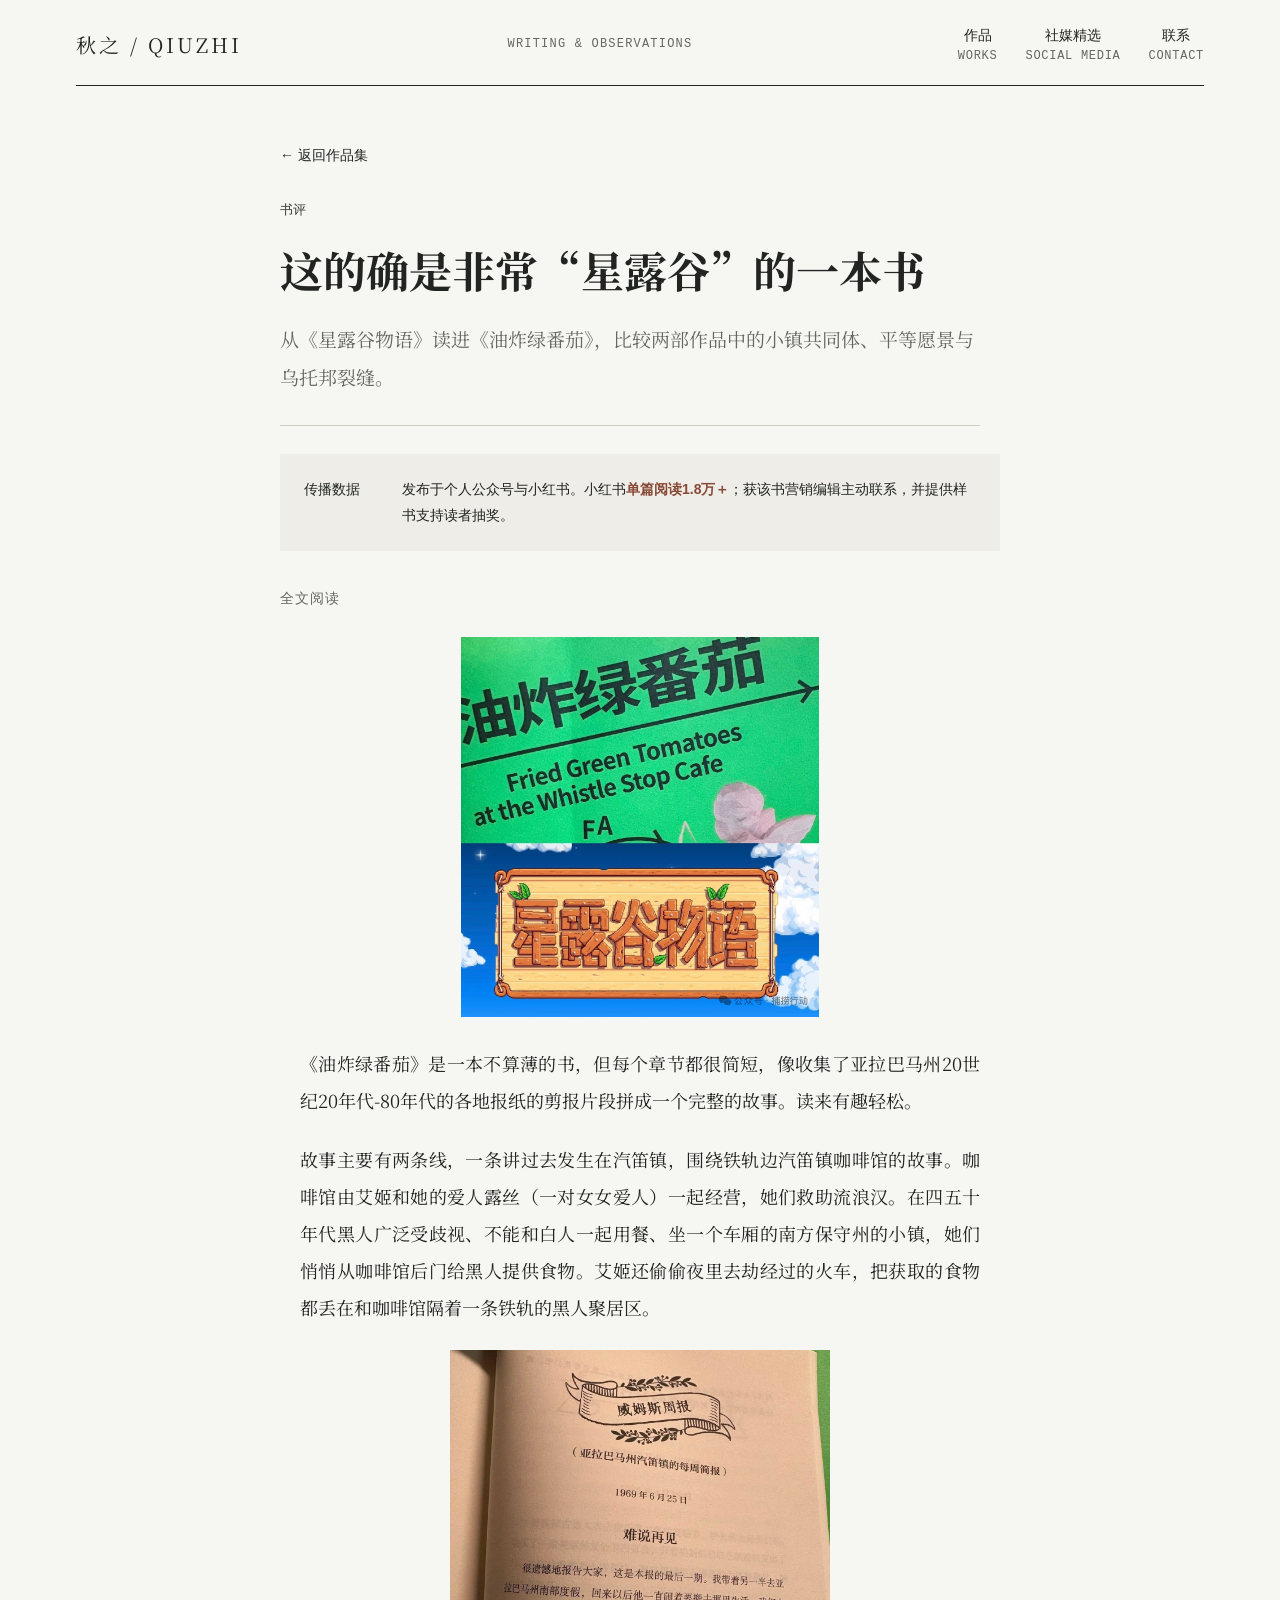
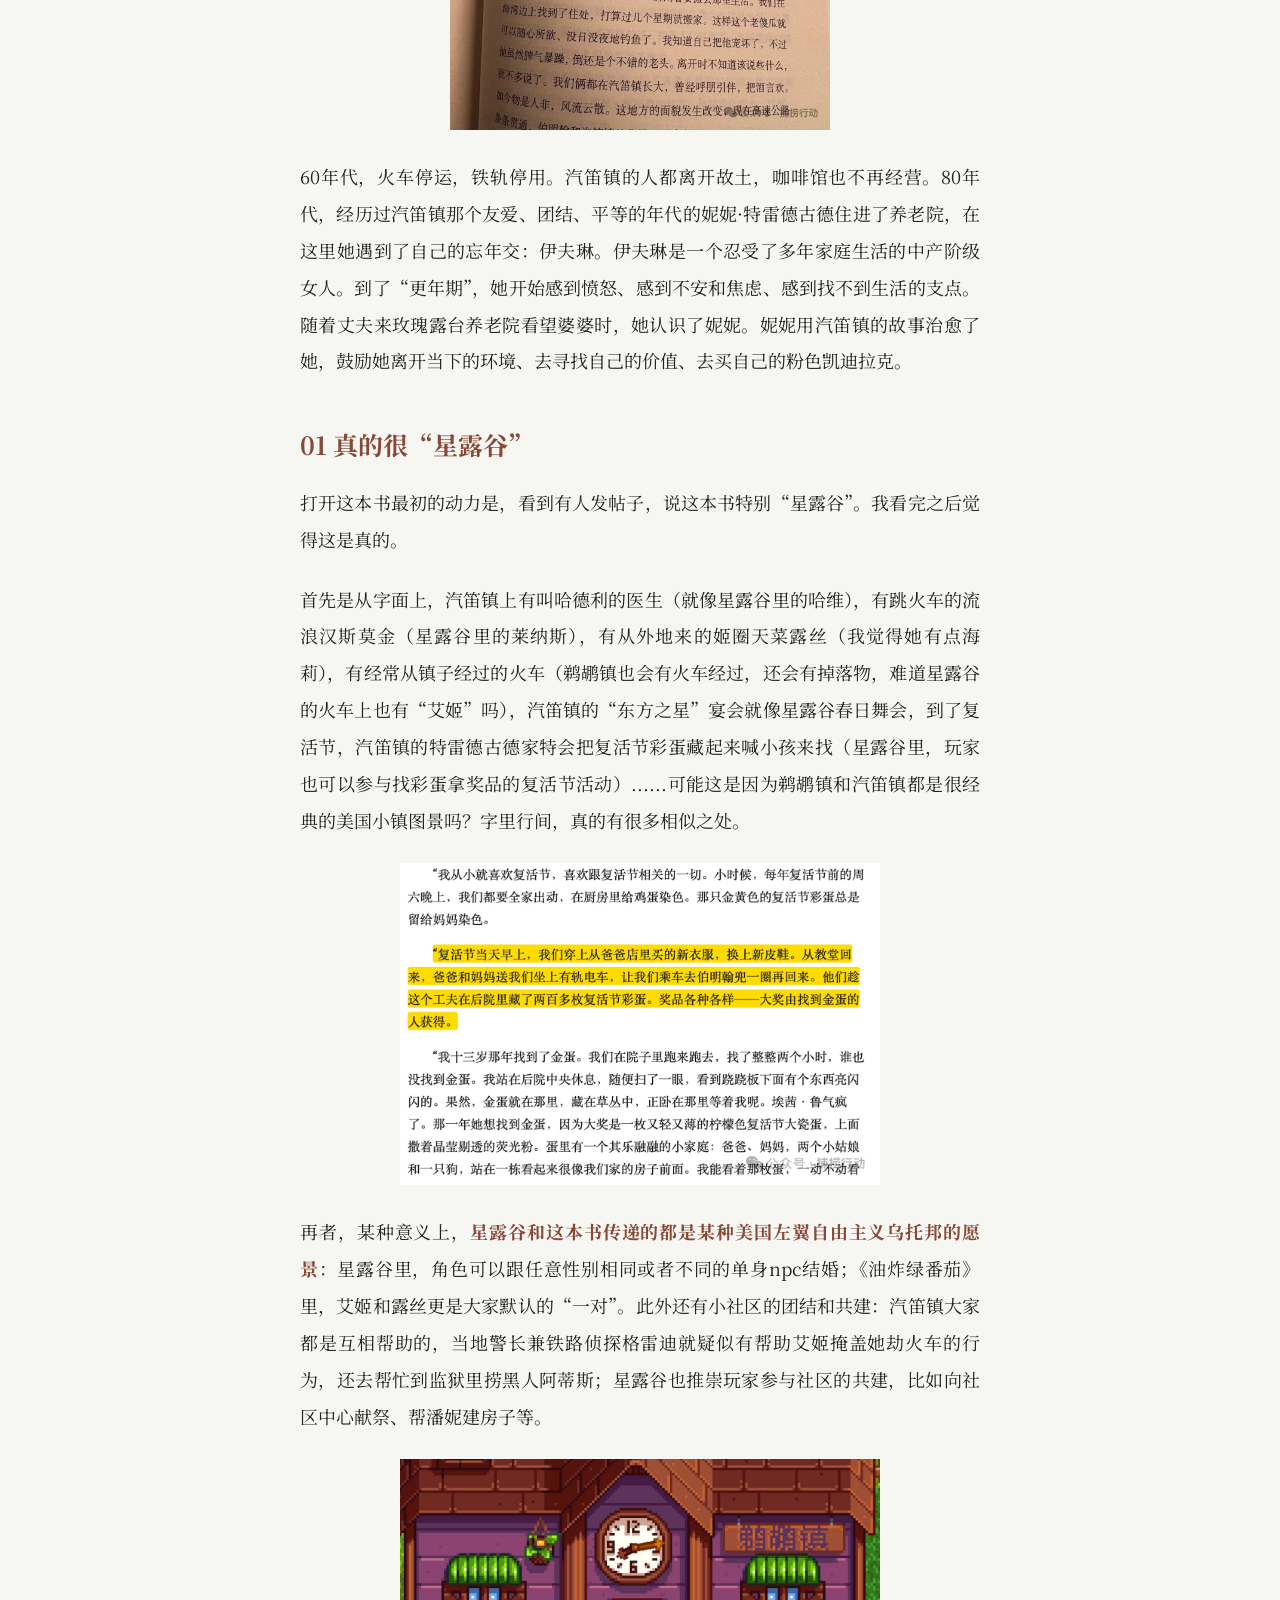
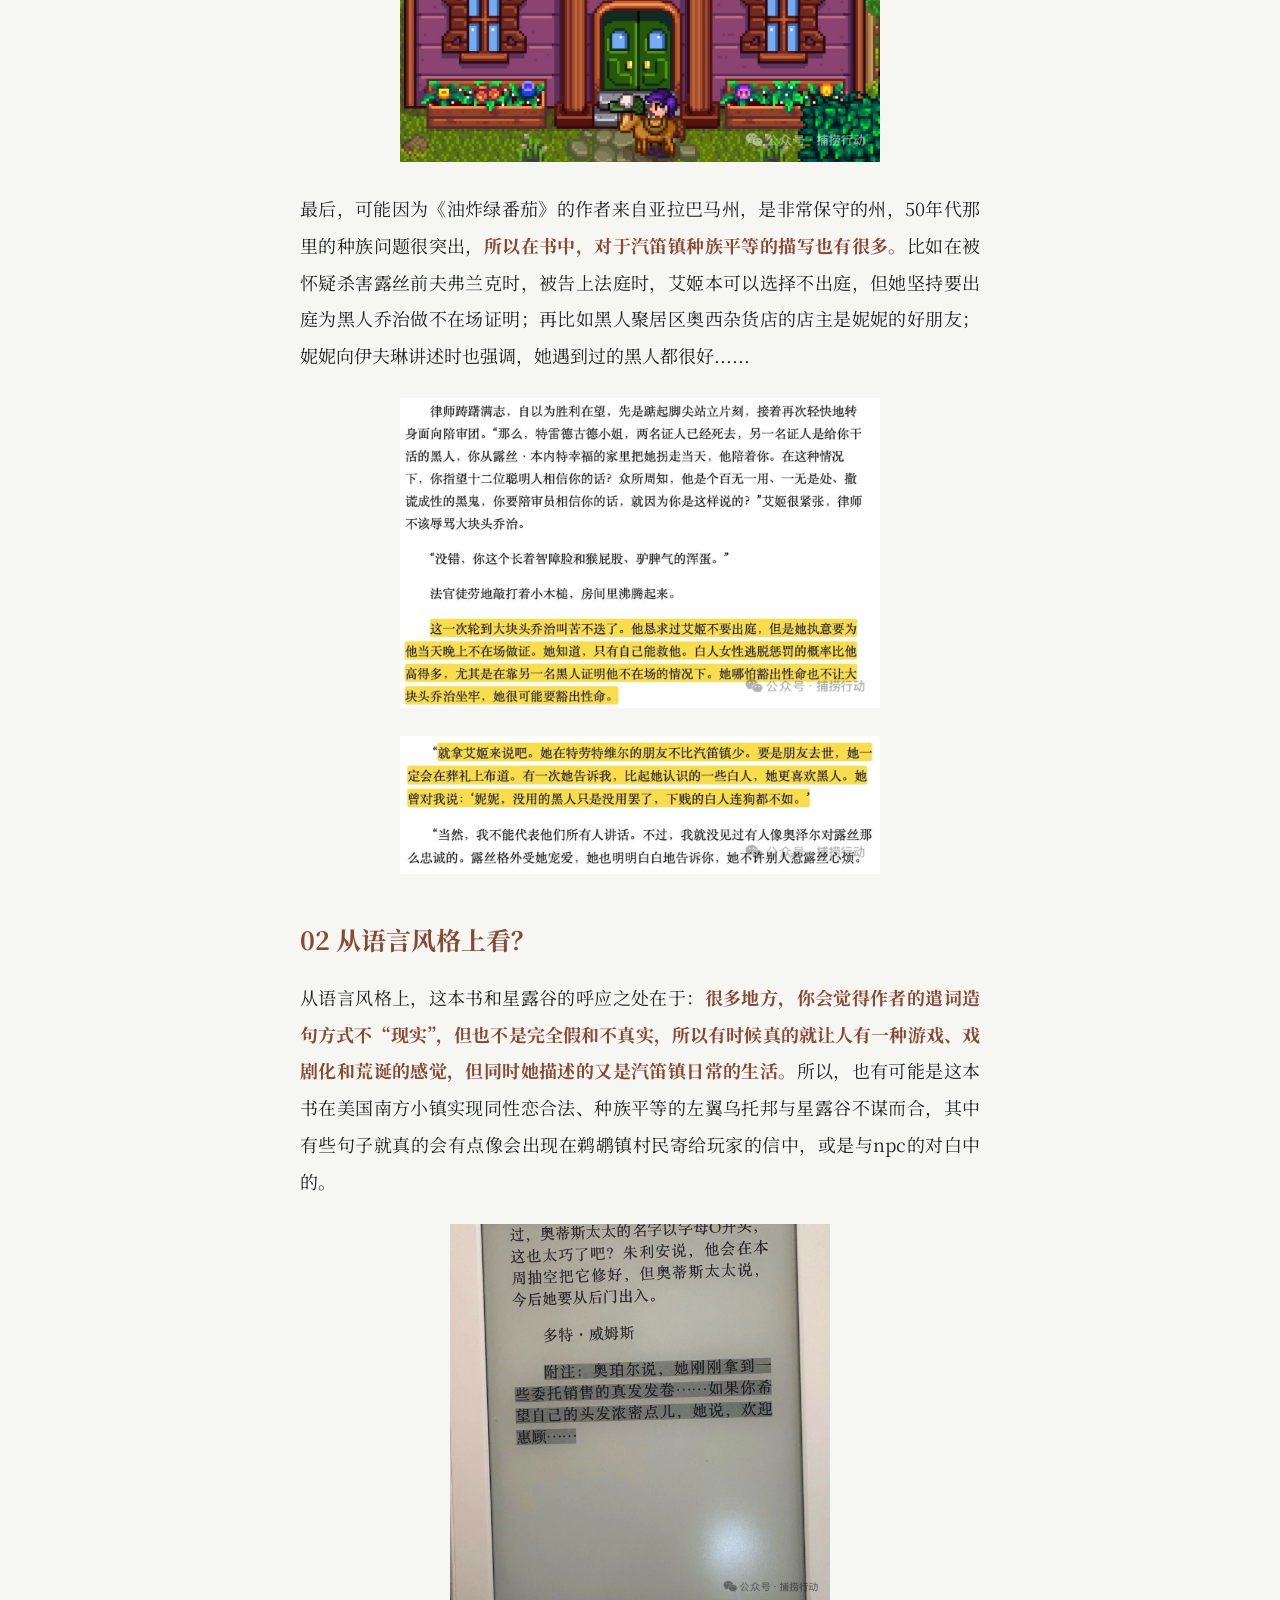
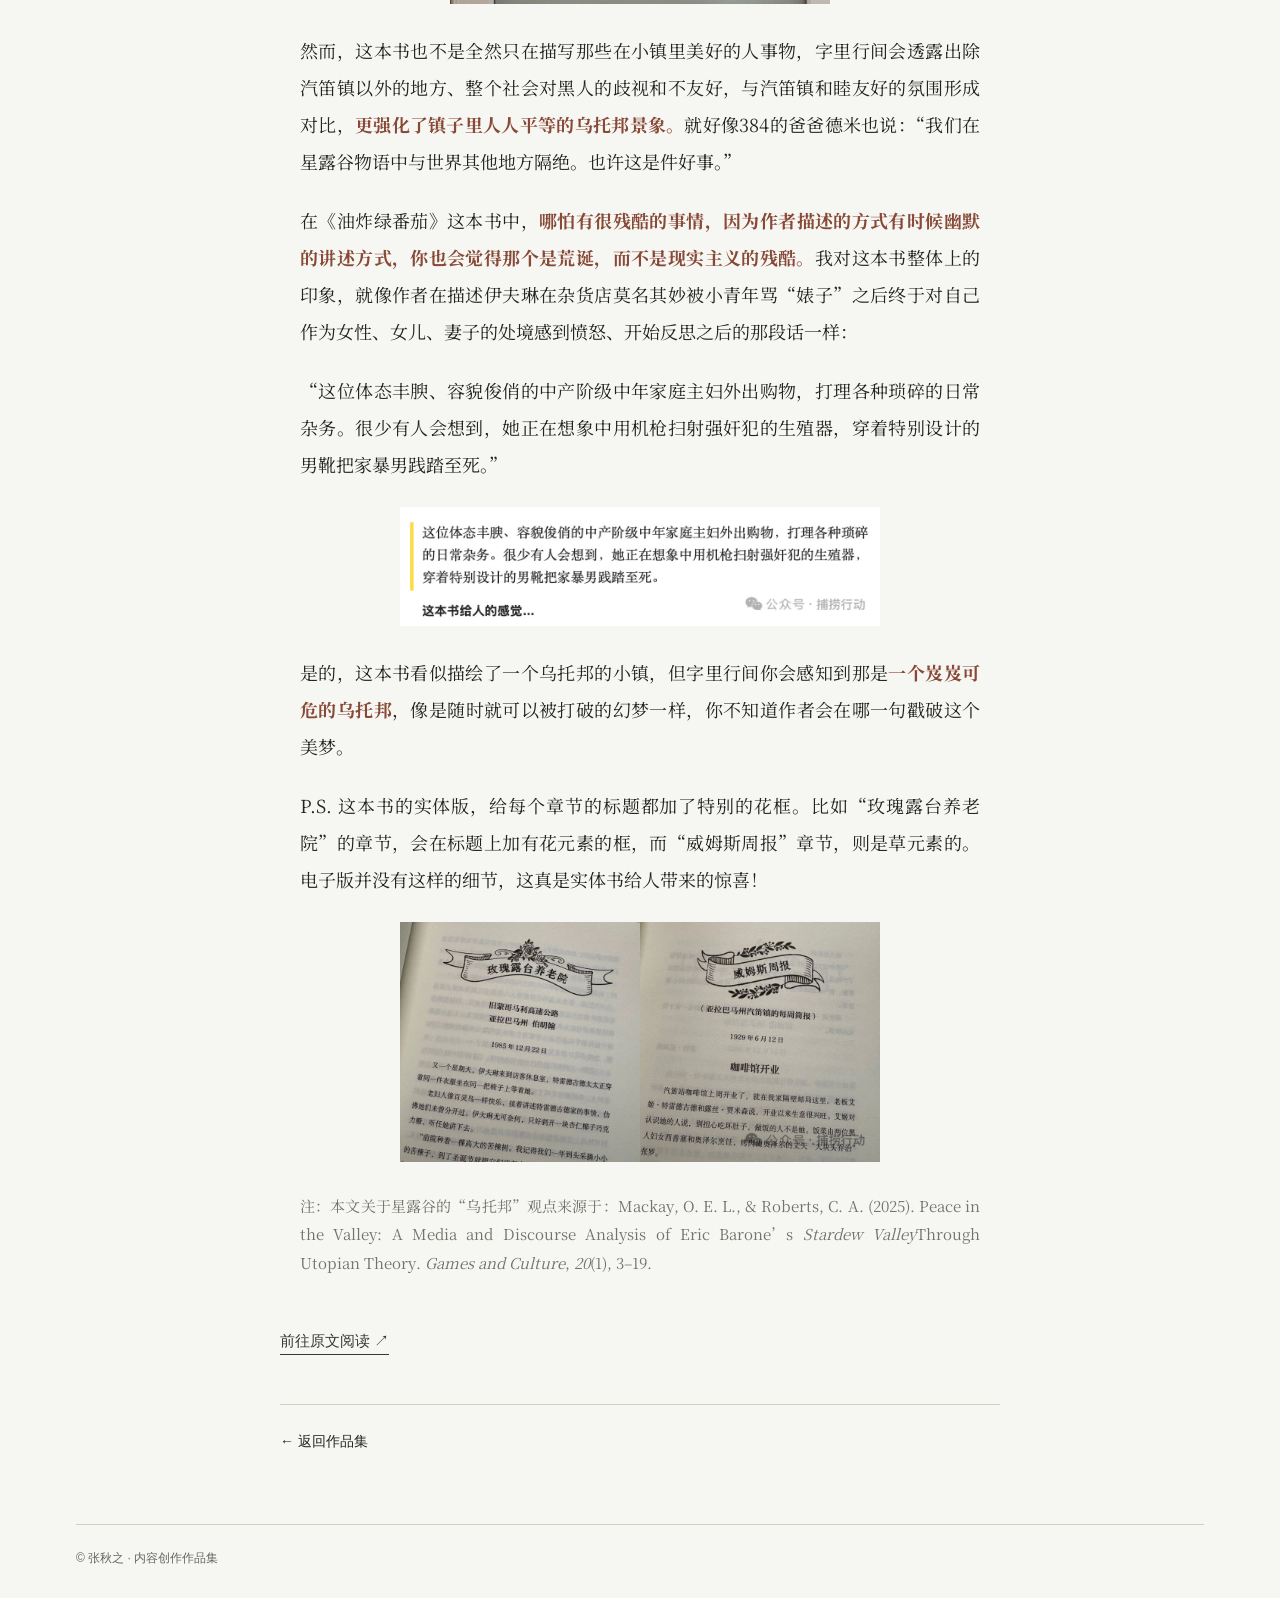
<file: articles/fried-green-tomatoes.html>
<!doctype html>
<html lang="zh-CN"><head><meta charset="utf-8"><meta name="viewport" content="width=device-width, initial-scale=1">
<title>这的确是非常“星露谷”的一本书｜张秋之</title><meta name="description" content="从《星露谷物语》读进《油炸绿番茄》，比较两部作品中的小镇共同体、平等愿景与乌托邦裂缝。">
<meta name="color-scheme" content="light"><meta name="theme-color" content="#f6f6f3">
<link rel="icon" type="image/svg+xml" href="data:image/svg+xml,%3Csvg xmlns='http://www.w3.org/2000/svg' viewBox='0 0 32 32'%3E%3Crect width='32' height='32' fill='%23212420'/%3E%3Ctext x='16' y='23' font-size='23' text-anchor='middle' fill='%23f6f6f3' font-family='serif'%3E秋%3C/text%3E%3C/svg%3E">
<link rel="stylesheet" href="../style.css?v=20260924-webfonts"></head><body>
<a class="skip" href="#main">跳至正文</a><div class="shell"><header class="masthead"><a class="wordmark" href="../index.html" aria-label="张秋之，首页">秋之 / QIUZHI</a>
<span class="mast-meta">WRITING &amp; OBSERVATIONS</span><nav class="header-nav" aria-label="主导航"><a href="../index.html#works"><span>作品</span><span class="nav-en" lang="en">WORKS</span></a><a href="../index.html#social"><span>社媒精选</span><span class="nav-en" lang="en">SOCIAL MEDIA</span></a><a href="../index.html#contact"><span>联系</span><span class="nav-en" lang="en">CONTACT</span></a></nav></header><main id="main" class="reader reading-refined"><a class="back-link" href="../index.html#fried-green-tomatoes">← 返回作品集</a><article><header class="reader-head"><div class="card-meta"><span class="category">书评</span></div><h1><strong>这的确是非常“星露谷”的一本书</strong></h1><p class="deck">从《星露谷物语》读进《油炸绿番茄》，比较两部作品中的小镇共同体、平等愿景与乌托邦裂缝。</p></header><aside class="reader-meta"><dl class="notes"><dt>传播数据</dt><dd>发布于个人公众号与小红书。小红书<strong>单篇阅读1.8万＋</strong>；获该书营销编辑主动联系，并提供样书支持读者抽奖。</dd></dl></aside><section class="reader-section"><h2>全文阅读</h2><div class="prose"><figure><a href="../assets/fried-green-tomatoes/image-01.jpeg" target="_blank" rel="noopener" aria-label="查看配图原图"><img src="../assets/fried-green-tomatoes/image-01.jpeg" alt="原文配图 1" width="1268" height="1349" loading="lazy"></a></figure><p>《油炸绿番茄》是一本不算薄的书，但每个章节都很简短，像收集了亚拉巴马州20世纪20年代-80年代的各地报纸的剪报片段拼成一个完整的故事。读来有趣轻松。</p><p>故事主要有两条线，一条讲过去发生在汽笛镇，围绕铁轨边汽笛镇咖啡馆的故事。咖啡馆由艾姬和她的爱人露丝（一对女女爱人）一起经营，她们救助流浪汉。在四五十年代黑人广泛受歧视、不能和白人一起用餐、坐一个车厢的南方保守州的小镇，她们悄悄从咖啡馆后门给黑人提供食物。艾姬还偷偷夜里去劫经过的火车，把获取的食物都丢在和咖啡馆隔着一条铁轨的黑人聚居区。</p><figure><a href="../assets/fried-green-tomatoes/image-02.jpeg" target="_blank" rel="noopener" aria-label="查看配图原图"><img src="../assets/fried-green-tomatoes/image-02.jpeg" alt="原文配图 2" width="1270" height="1270" loading="lazy"></a></figure><p>60年代，火车停运，铁轨停用。汽笛镇的人都离开故土，咖啡馆也不再经营。80年代，经历过汽笛镇那个友爱、团结、平等的年代的妮妮·特雷德古德住进了养老院，在这里她遇到了自己的忘年交：伊夫琳。伊夫琳是一个忍受了多年家庭生活的中产阶级女人。到了“更年期”，她开始感到愤怒、感到不安和焦虑、感到找不到生活的支点。随着丈夫来玫瑰露台养老院看望婆婆时，她认识了妮妮。妮妮用汽笛镇的故事治愈了她，鼓励她离开当下的环境、去寻找自己的价值、去买自己的粉色凯迪拉克。</p><h2><strong>01 真的很“星露谷”</strong></h2><p>打开这本书最初的动力是，看到有人发帖子，说这本书特别“星露谷”。我看完之后觉得这是真的。</p><p>首先是从字面上，汽笛镇上有叫哈德利的医生（就像星露谷里的哈维），有跳火车的流浪汉斯莫金（星露谷里的莱纳斯），有从外地来的姬圈天菜露丝（我觉得她有点海莉），有经常从镇子经过的火车（鹈鹕镇也会有火车经过，还会有掉落物，难道星露谷的火车上也有“艾姬”吗），汽笛镇的“东方之星”宴会就像星露谷春日舞会，到了复活节，汽笛镇的特雷德古德家特会把复活节彩蛋藏起来喊小孩来找（星露谷里，玩家也可以参与找彩蛋拿奖品的复活节活动）......可能这是因为鹈鹕镇和汽笛镇都是很经典的美国小镇图景吗？字里行间，真的有很多相似之处。</p><figure><a href="../assets/fried-green-tomatoes/image-03.jpeg" target="_blank" rel="noopener" aria-label="查看配图原图"><img src="../assets/fried-green-tomatoes/image-03.jpeg" alt="原文配图 3" width="1271" height="854" loading="lazy"></a></figure><p>再者，某种意义上，<strong>星露谷和这本书传递的都是某种美国左翼自由主义乌托邦的愿景</strong>：星露谷里，角色可以跟任意性别相同或者不同的单身npc结婚；《油炸绿番茄》里，艾姬和露丝更是大家默认的“一对”。此外还有小社区的团结和共建：汽笛镇大家都是互相帮助的，当地警长兼铁路侦探格雷迪就疑似有帮助艾姬掩盖她劫火车的行为，还去帮忙到监狱里捞黑人阿蒂斯；星露谷也推崇玩家参与社区的共建，比如向社区中心献祭、帮潘妮建房子等。</p><figure><a href="../assets/fried-green-tomatoes/image-04.jpeg" target="_blank" rel="noopener" aria-label="查看配图原图"><img src="../assets/fried-green-tomatoes/image-04.jpeg" alt="原文配图 4" width="1270" height="802" loading="lazy"></a></figure><p>最后，可能因为《油炸绿番茄》的作者来自亚拉巴马州，是非常保守的州，50年代那里的种族问题很突出，<strong>所以在书中，对于汽笛镇种族平等的描写也有很多。</strong>比如在被怀疑杀害露丝前夫弗兰克时，被告上法庭时，艾姬本可以选择不出庭，但她坚持要出庭为黑人乔治做不在场证明；再比如黑人聚居区奥西杂货店的店主是妮妮的好朋友；妮妮向伊夫琳讲述时也强调，她遇到过的黑人都很好......</p><figure><a href="../assets/fried-green-tomatoes/image-05.jpeg" target="_blank" rel="noopener" aria-label="查看配图原图"><img src="../assets/fried-green-tomatoes/image-05.jpeg" alt="原文配图 5" width="1268" height="819" loading="lazy"></a></figure><figure><a href="../assets/fried-green-tomatoes/image-06.jpeg" target="_blank" rel="noopener" aria-label="查看配图原图"><img src="../assets/fried-green-tomatoes/image-06.jpeg" alt="原文配图 6" width="1268" height="363" loading="lazy"></a></figure><h2><strong>02 从语言风格上看？</strong></h2><p>从语言风格上，这本书和星露谷的呼应之处在于：<strong>很多地方，你会觉得作者的遣词造句方式不“现实”，但也不是完全假和不真实，所以有时候真的就让人有一种游戏、戏剧化和荒诞的感觉，但同时她描述的又是汽笛镇日常的生活。</strong>所以，也有可能是这本书在美国南方小镇实现同性恋合法、种族平等的左翼乌托邦与星露谷不谋而合，其中有些句子就真的会有点像会出现在鹈鹕镇村民寄给玩家的信中，或是与npc的对白中的。</p><figure><a href="../assets/fried-green-tomatoes/image-07.jpeg" target="_blank" rel="noopener" aria-label="查看配图原图"><img src="../assets/fried-green-tomatoes/image-07.jpeg" alt="原文配图 7" width="1270" height="1270" loading="lazy"></a></figure><p>然而，这本书也不是全然只在描写那些在小镇里美好的人事物，字里行间会透露出除汽笛镇以外的地方、整个社会对黑人的歧视和不友好，与汽笛镇和睦友好的氛围形成对比，<strong>更强化了镇子里人人平等的乌托邦景象。</strong>就好像384的爸爸德米也说：“我们在星露谷物语中与世界其他地方隔绝。也许这是件好事。”</p><p>在《油炸绿番茄》这本书中，<strong>哪怕有很残酷的事情，因为作者描述的方式有时候幽默的讲述方式，你也会觉得那个是荒诞，而不是现实主义的残酷。</strong>我对这本书整体上的印象，就像作者在描述伊夫琳在杂货店莫名其妙被小青年骂“婊子”之后终于对自己作为女性、女儿、妻子的处境感到愤怒、开始反思之后的那段话一样：</p><p>“这位体态丰腴、容貌俊俏的中产阶级中年家庭主妇外出购物，打理各种琐碎的日常杂务。很少有人会想到，她正在想象中用机枪扫射强奸犯的生殖器，穿着特别设计的男靴把家暴男践踏至死。”</p><figure><a href="../assets/fried-green-tomatoes/image-08.jpg" target="_blank" rel="noopener" aria-label="查看配图原图"><img src="../assets/fried-green-tomatoes/image-08.jpg" alt="原文配图 8" width="1136" height="282" loading="lazy"></a></figure><p>是的，这本书看似描绘了一个乌托邦的小镇，但字里行间你会感知到那是<strong>一个岌岌可危的乌托邦</strong>，像是随时就可以被打破的幻梦一样，你不知道作者会在哪一句戳破这个美梦。</p><p>P.S. 这本书的实体版，给每个章节的标题都加了特别的花框。比如“玫瑰露台养老院”的章节，会在标题上加有花元素的框，而“威姆斯周报”章节，则是草元素的。电子版并没有这样的细节，这真是实体书给人带来的惊喜！</p><figure><a href="../assets/fried-green-tomatoes/image-09.jpeg" target="_blank" rel="noopener" aria-label="查看配图原图"><img src="../assets/fried-green-tomatoes/image-09.jpeg" alt="原文配图 9" width="1268" height="634" loading="lazy"></a></figure><p class="article-endnote article-endnote-first">注：本文关于星露谷的“乌托邦”观点来源于：Mackay, O. E. L., &amp; Roberts, C. A. (2025). Peace in the Valley: A Media and Discourse Analysis of Eric Barone’s <em>Stardew Valley</em>Through Utopian Theory. <em>Games and Culture</em>, <em>20</em>(1), 3–19. </p></div></section><a class="external-link" href="https://mp.weixin.qq.com/s/0Louk9P-plOjyJM-fZ5xhA" target="_blank" rel="noopener noreferrer">前往原文阅读 ↗</a></article><nav class="reader-end"><a href="../index.html#fried-green-tomatoes">← 返回作品集</a></nav></main><footer><span>© 张秋之 · 内容创作作品集</span></footer></div></body></html>
</file>
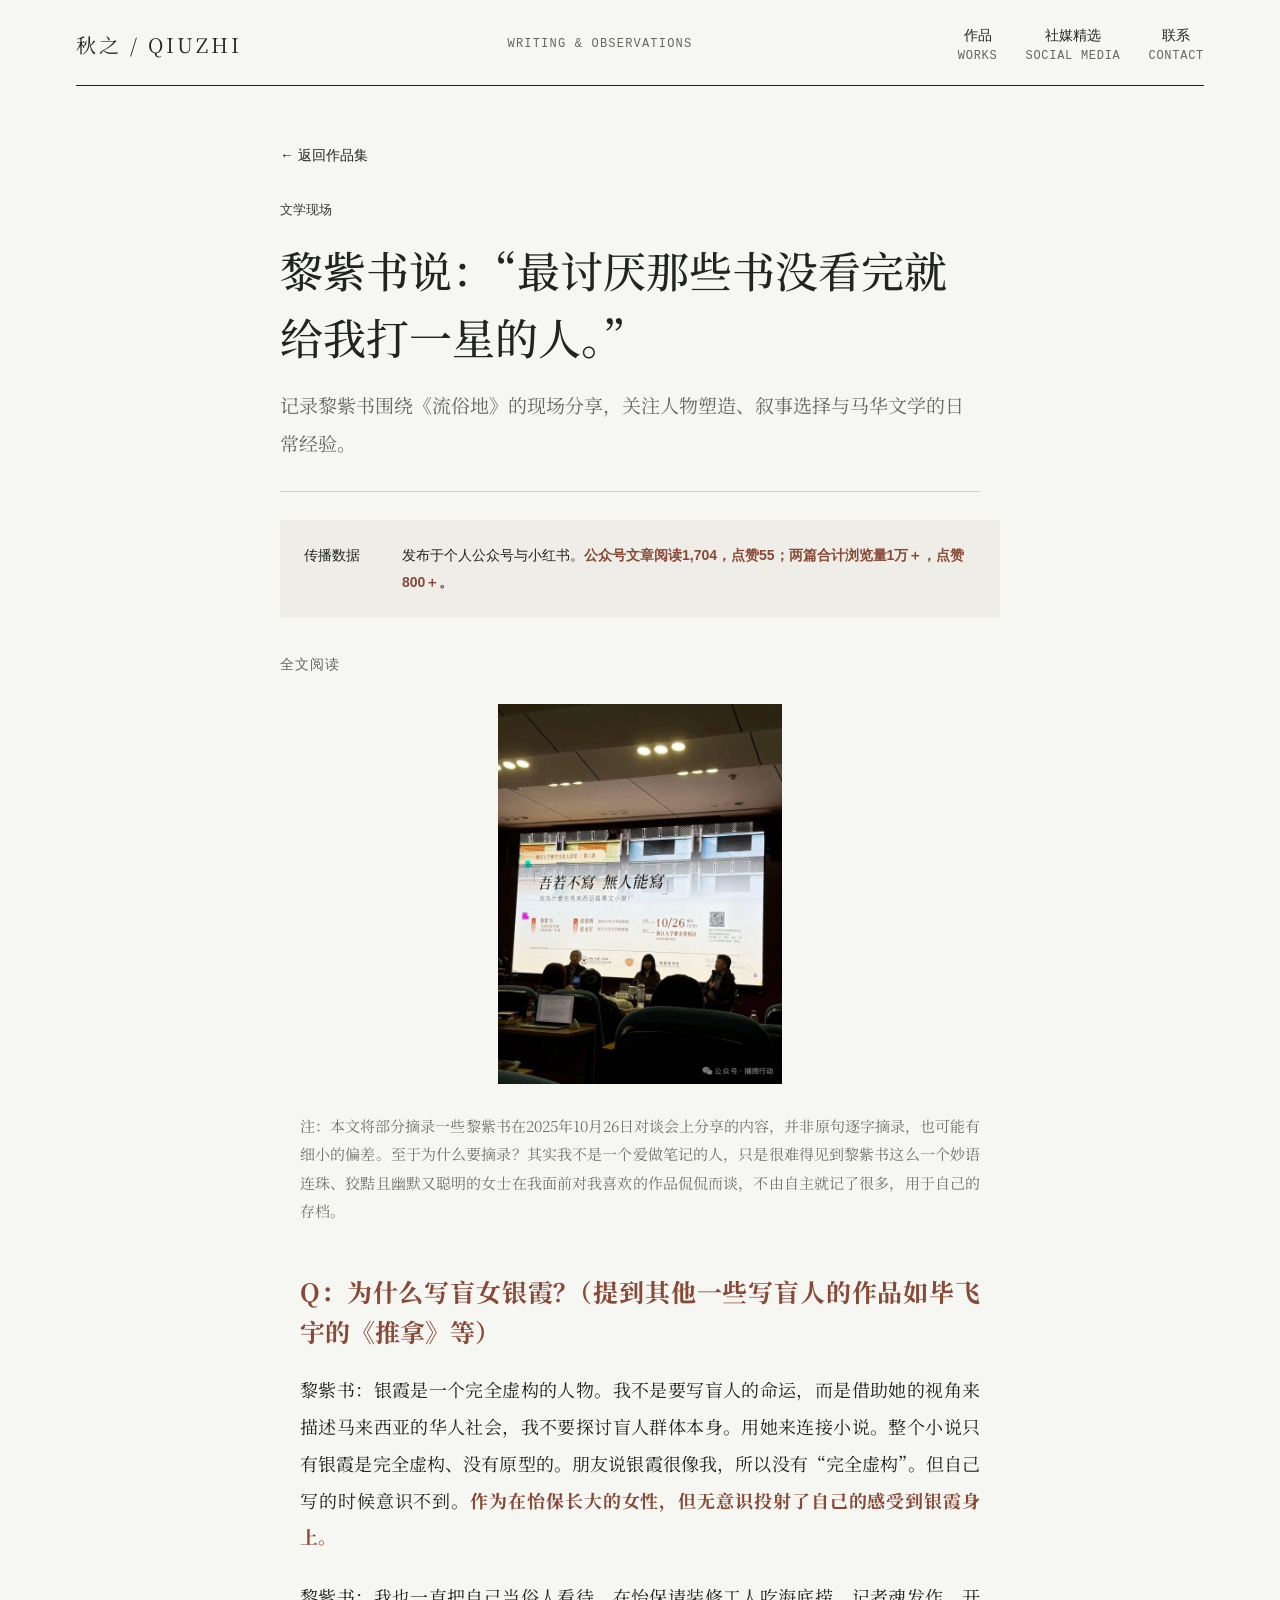
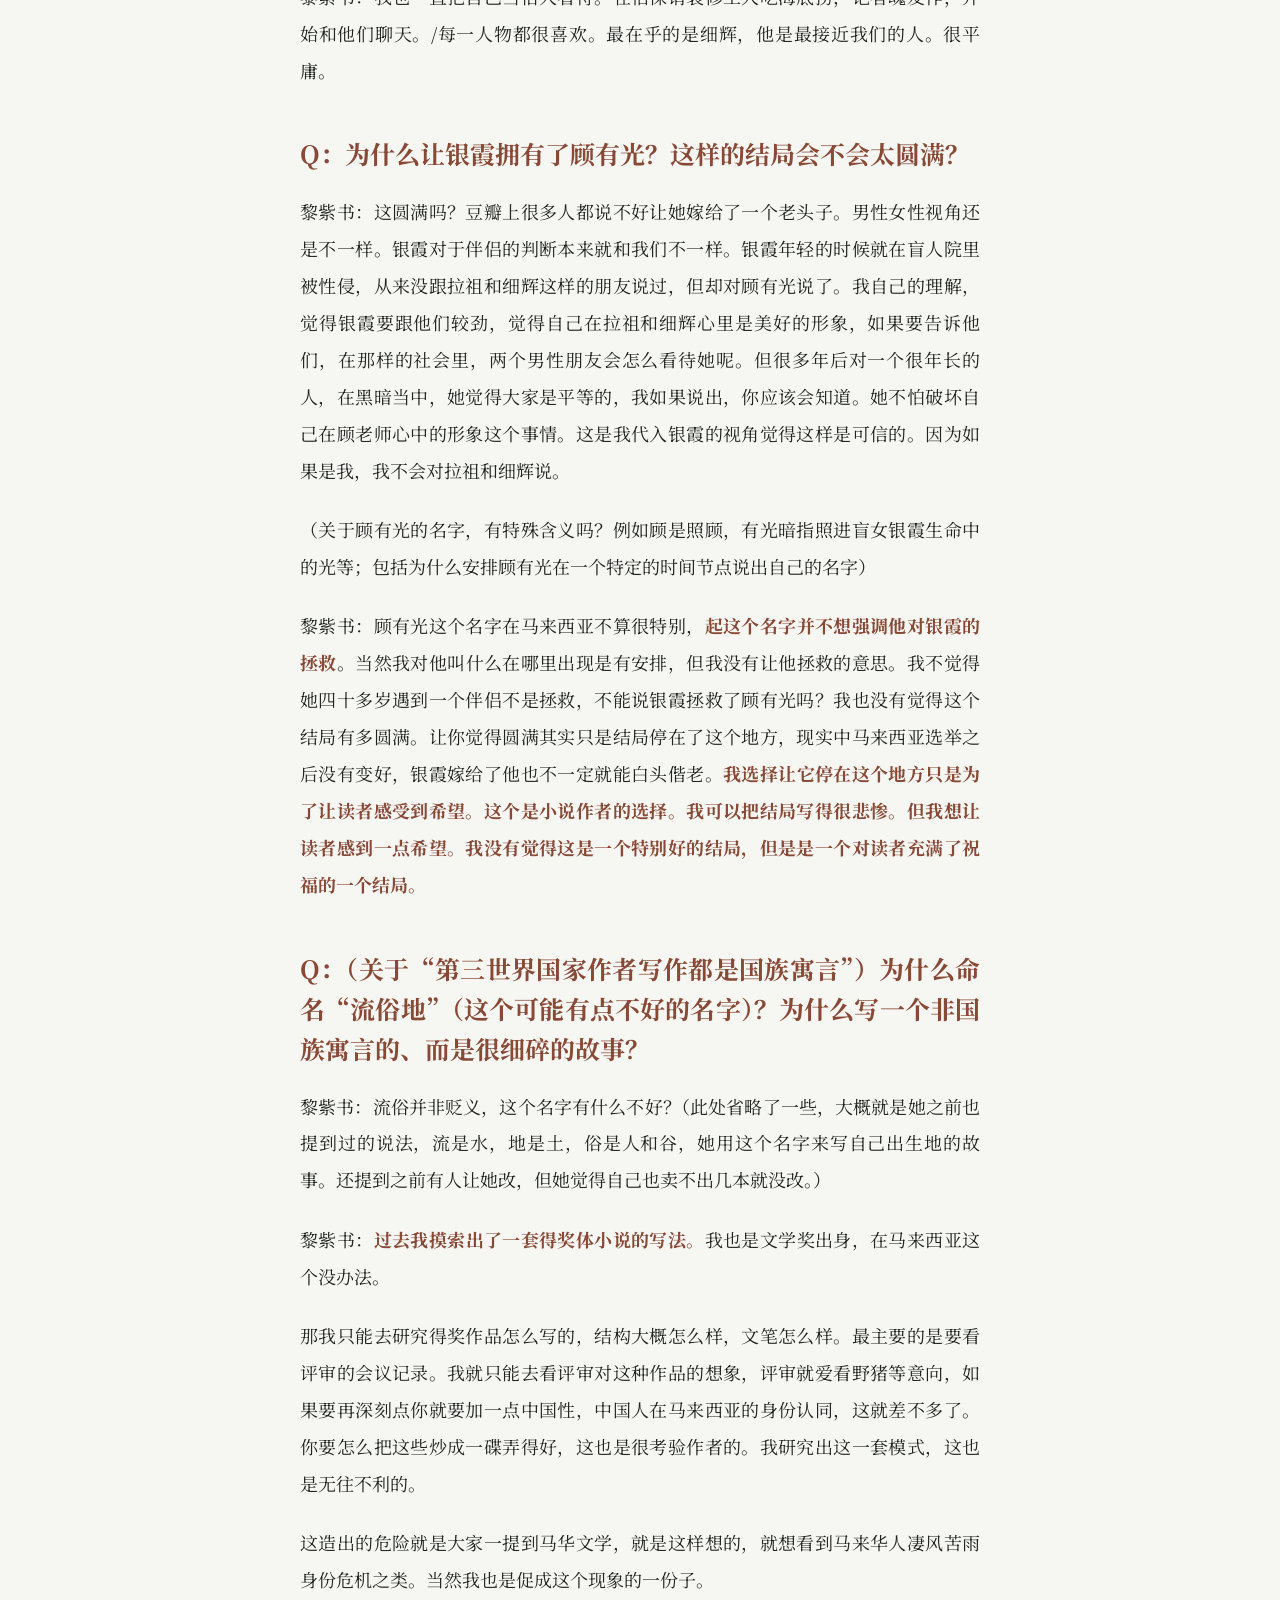
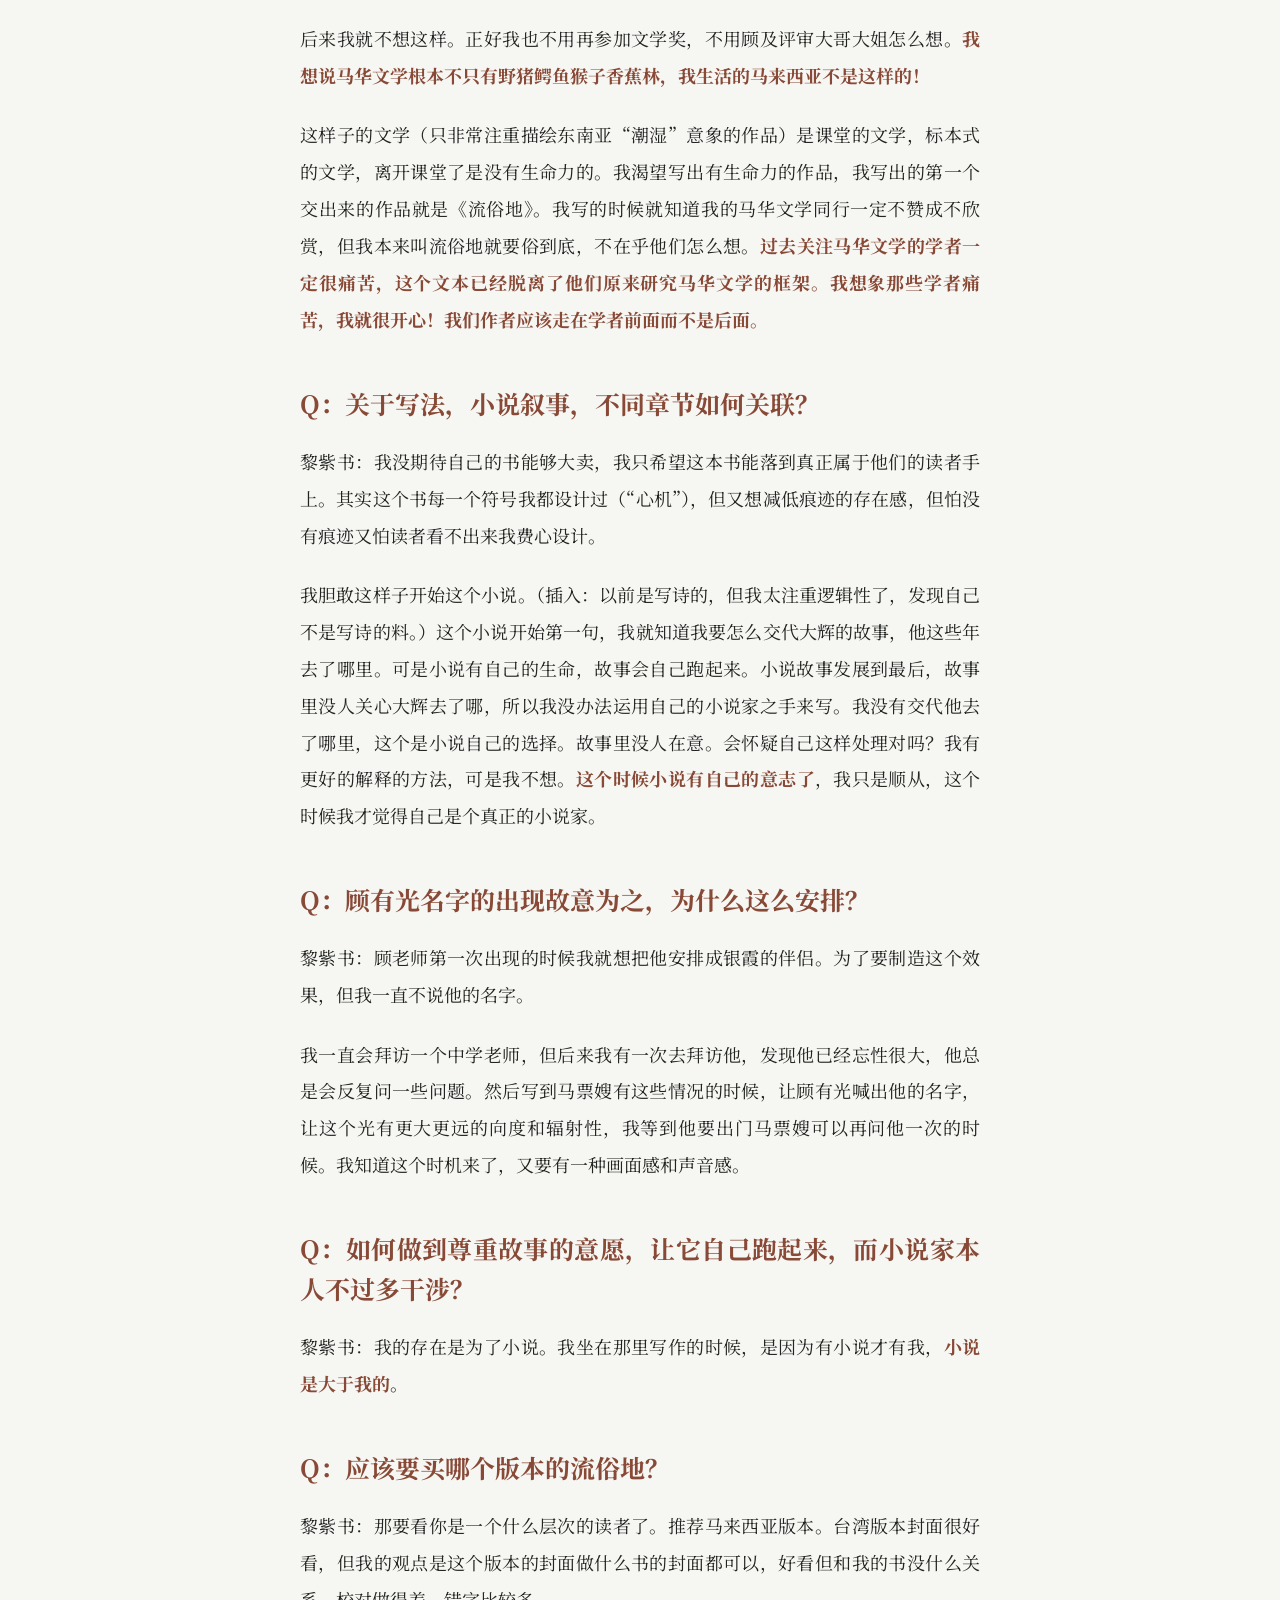
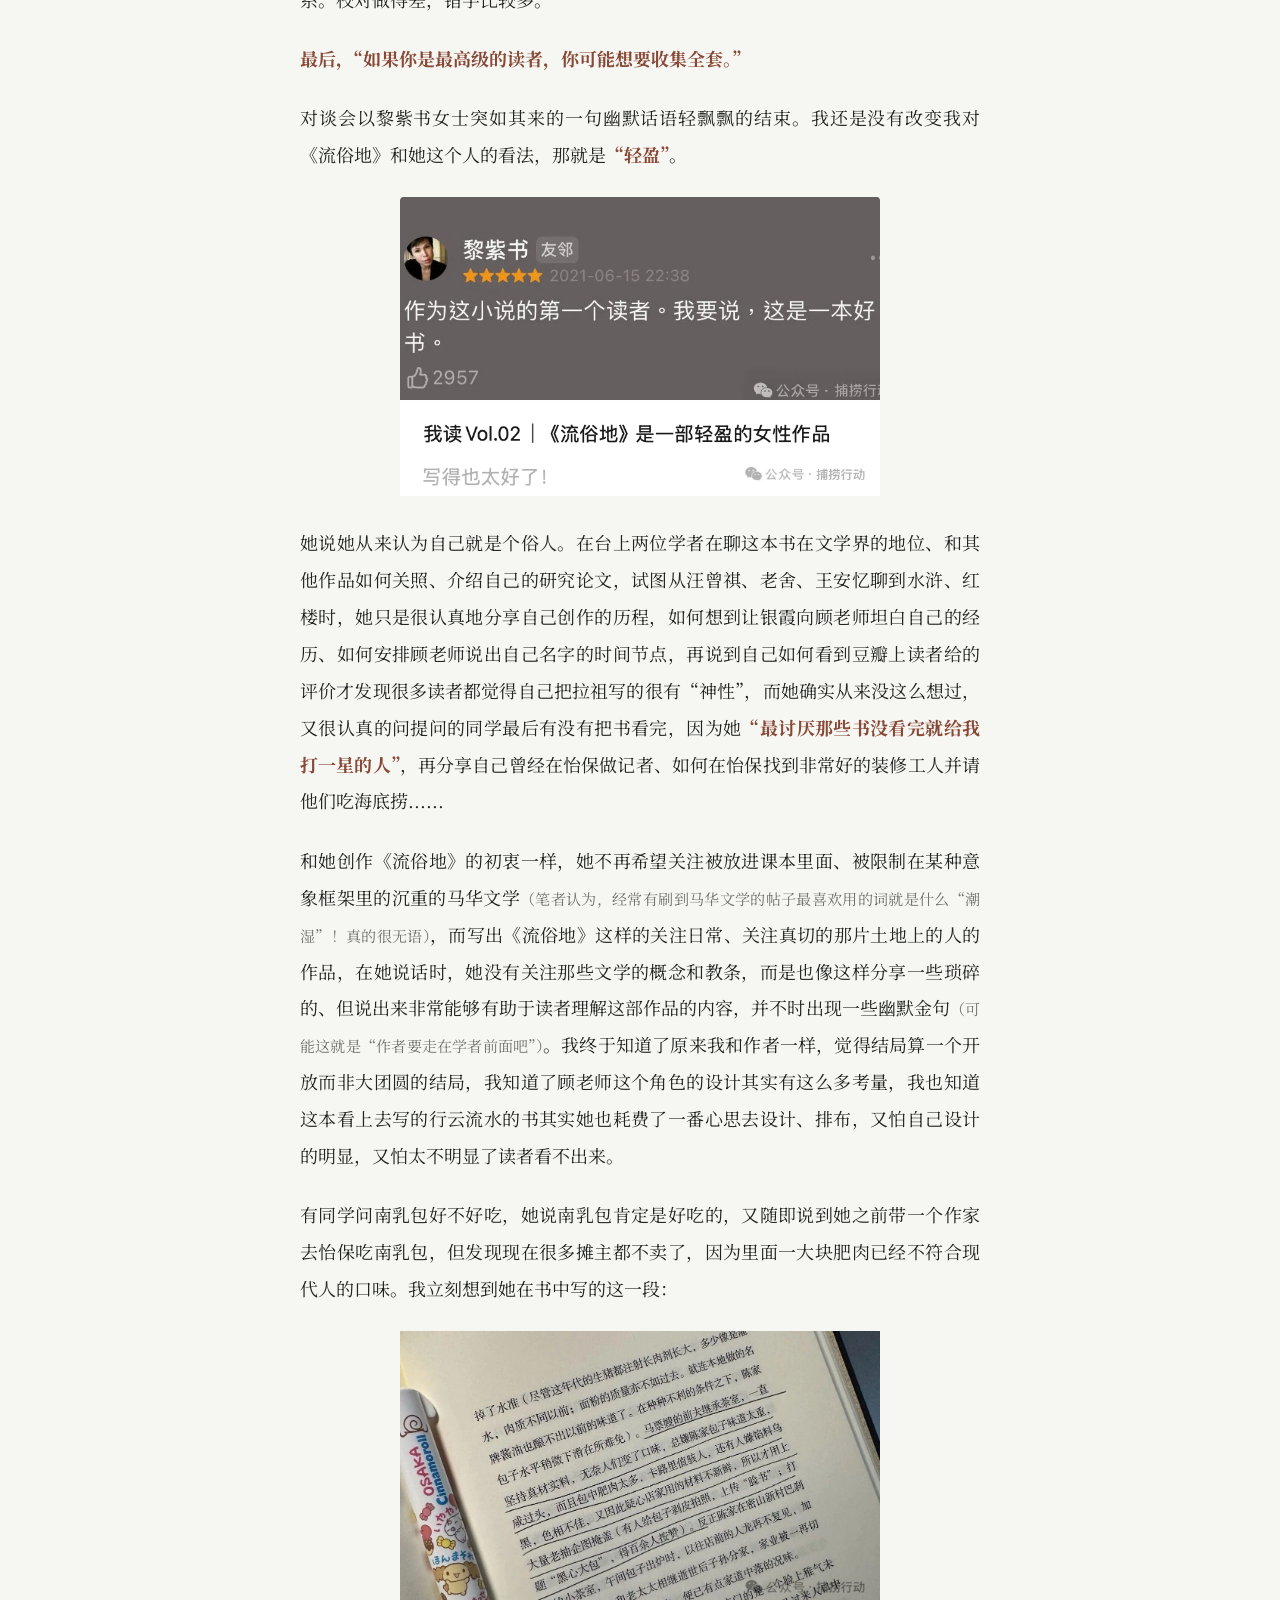
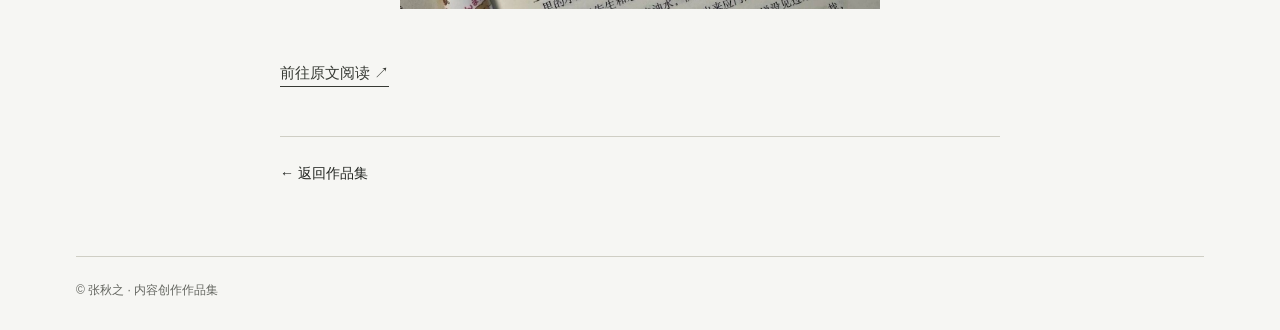
<file: articles/li-zishu.html>
<!doctype html>
<html lang="zh-CN"><head><meta charset="utf-8"><meta name="viewport" content="width=device-width, initial-scale=1">
<title>黎紫书说：“最讨厌那些书没看完就给我打一星的人。”｜张秋之</title><meta name="description" content="记录黎紫书围绕《流俗地》的现场分享，关注人物塑造、叙事选择与马华文学的日常经验。">
<meta name="color-scheme" content="light"><meta name="theme-color" content="#f6f6f3">
<link rel="icon" type="image/svg+xml" href="data:image/svg+xml,%3Csvg xmlns='http://www.w3.org/2000/svg' viewBox='0 0 32 32'%3E%3Crect width='32' height='32' fill='%23212420'/%3E%3Ctext x='16' y='23' font-size='23' text-anchor='middle' fill='%23f6f6f3' font-family='serif'%3E秋%3C/text%3E%3C/svg%3E">
<link rel="stylesheet" href="../style.css?v=20260924-webfonts"></head><body>
<a class="skip" href="#main">跳至正文</a><div class="shell"><header class="masthead"><a class="wordmark" href="../index.html" aria-label="张秋之，首页">秋之 / QIUZHI</a>
<span class="mast-meta">WRITING &amp; OBSERVATIONS</span><nav class="header-nav" aria-label="主导航"><a href="../index.html#works"><span>作品</span><span class="nav-en" lang="en">WORKS</span></a><a href="../index.html#social"><span>社媒精选</span><span class="nav-en" lang="en">SOCIAL MEDIA</span></a><a href="../index.html#contact"><span>联系</span><span class="nav-en" lang="en">CONTACT</span></a></nav></header><main id="main" class="reader reading-refined"><a class="back-link" href="../index.html#li-zishu">← 返回作品集</a><article><header class="reader-head"><div class="card-meta"><span class="category">文学现场</span></div><h1>黎紫书说：“最讨厌那些书没看完就给我打一星的人。”</h1><p class="deck">记录黎紫书围绕《流俗地》的现场分享，关注人物塑造、叙事选择与马华文学的日常经验。</p></header><aside class="reader-meta"><dl class="notes"><dt>传播数据</dt><dd>发布于个人公众号与小红书。<strong>公众号文章阅读1,704，点赞55；两篇合计浏览量1万＋，点赞800＋。</strong></dd></dl></aside><section class="reader-section"><h2>全文阅读</h2><div class="prose"><figure><a href="../assets/li-zishu/image-01.jpeg" target="_blank" rel="noopener" aria-label="查看配图原图"><img src="../assets/li-zishu/image-01.jpeg" alt="原文配图 1" width="1268" height="1692" loading="lazy"></a></figure><p class="author-note">注：本文将部分摘录一些黎紫书在2025年10月26日对谈会上分享的内容，并非原句逐字摘录，也可能有细小的偏差。至于为什么要摘录？其实我不是一个爱做笔记的人，只是很难得见到黎紫书这么一个妙语连珠、狡黠且幽默又聪明的女士在我面前对我喜欢的作品侃侃而谈，不由自主就记了很多，用于自己的存档。</p><h2><strong>Q：为什么写盲女银霞？（提到其他一些写盲人的作品如毕飞宇的《推拿》等）</strong></h2><p>黎紫书：银霞是一个完全虚构的人物。我不是要写盲人的命运，而是借助她的视角来描述马来西亚的华人社会，我不要探讨盲人群体本身。用她来连接小说。整个小说只有银霞是完全虚构、没有原型的。朋友说银霞很像我，所以没有“完全虚构”。但自己写的时候意识不到。<strong>作为在怡保长大的女性，但无意识投射了自己的感受到银霞身上。</strong></p><p>黎紫书：我也一直把自己当俗人看待。在怡保请装修工人吃海底捞，记者魂发作，开始和他们聊天。/每一人物都很喜欢。最在乎的是细辉，他是最接近我们的人。很平庸。</p><h2><strong>Q：为什么让银霞拥有了顾有光？这样的结局会不会太圆满？</strong></h2><p>黎紫书：这圆满吗？豆瓣上很多人都说不好让她嫁给了一个老头子。男性女性视角还是不一样。银霞对于伴侣的判断本来就和我们不一样。银霞年轻的时候就在盲人院里被性侵，从来没跟拉祖和细辉这样的朋友说过，但却对顾有光说了。我自己的理解，觉得银霞要跟他们较劲，觉得自己在拉祖和细辉心里是美好的形象，如果要告诉他们，在那样的社会里，两个男性朋友会怎么看待她呢。但很多年后对一个很年长的人，在黑暗当中，她觉得大家是平等的，我如果说出，你应该会知道。她不怕破坏自己在顾老师心中的形象这个事情。这是我代入银霞的视角觉得这样是可信的。因为如果是我，我不会对拉祖和细辉说。</p><p>（关于顾有光的名字，有特殊含义吗？例如顾是照顾，有光暗指照进盲女银霞生命中的光等；包括为什么安排顾有光在一个特定的时间节点说出自己的名字）</p><p>黎紫书：顾有光这个名字在马来西亚不算很特别，<strong>起这个名字并不想强调他对银霞的拯救</strong>。当然我对他叫什么在哪里出现是有安排，但我没有让他拯救的意思。我不觉得她四十多岁遇到一个伴侣不是拯救，不能说银霞拯救了顾有光吗？我也没有觉得这个结局有多圆满。让你觉得圆满其实只是结局停在了这个地方，现实中马来西亚选举之后没有变好，银霞嫁给了他也不一定就能白头偕老。<strong>我选择让它停在这个地方只是为了让读者感受到希望。这个是小说作者的选择。我可以把结局写得很悲惨。但我想让读者感到一点希望。我没有觉得这是一个特别好的结局，但是是一个对读者充满了祝福的一个结局。</strong></p><h2><strong>Q：（关于“第三世界国家作者写作都是国族寓言”）为什么命名“流俗地”（这个可能有点不好的名字）？为什么写一个非国族寓言的、而是很细碎的故事？</strong></h2><p>黎紫书：流俗并非贬义，这个名字有什么不好？（此处省略了一些，大概就是她之前也提到过的说法，流是水，地是土，俗是人和谷，她用这个名字来写自己出生地的故事。还提到之前有人让她改，但她觉得自己也卖不出几本就没改。）</p><p>黎紫书：<strong>过去我摸索出了一套得奖体小说的写法。</strong>我也是文学奖出身，在马来西亚这个没办法。</p><p>那我只能去研究得奖作品怎么写的，结构大概怎么样，文笔怎么样。最主要的是要看评审的会议记录。我就只能去看评审对这种作品的想象，评审就爱看野猪等意向，如果要再深刻点你就要加一点中国性，中国人在马来西亚的身份认同，这就差不多了。你要怎么把这些炒成一碟弄得好，这也是很考验作者的。我研究出这一套模式，这也是无往不利的。</p><p>这造出的危险就是大家一提到马华文学，就是这样想的，就想看到马来华人凄风苦雨身份危机之类。当然我也是促成这个现象的一份子。</p><p>后来我就不想这样。正好我也不用再参加文学奖，不用顾及评审大哥大姐怎么想。<strong>我想说马华文学根本不只有野猪鳄鱼猴子香蕉林，我生活的马来西亚不是这样的！</strong></p><p>这样子的文学（只非常注重描绘东南亚“潮湿”意象的作品）是课堂的文学，标本式的文学，离开课堂了是没有生命力的。我渴望写出有生命力的作品，我写出的第一个交出来的作品就是《流俗地》。我写的时候就知道我的马华文学同行一定不赞成不欣赏，但我本来叫流俗地就要俗到底，不在乎他们怎么想。<strong>过去关注马华文学的学者一定很痛苦，这个文本已经脱离了他们原来研究马华文学的框架。我想象那些学者痛苦，我就很开心！我们作者应该走在学者前面而不是后面。</strong></p><h2><strong>Q：关于写法，小说叙事，不同章节如何关联？</strong></h2><p>黎紫书：我没期待自己的书能够大卖，我只希望这本书能落到真正属于他们的读者手上。其实这个书每一个符号我都设计过（“心机”），但又想减低痕迹的存在感，但怕没有痕迹又怕读者看不出来我费心设计。</p><p>我胆敢这样子开始这个小说。（插入：以前是写诗的，但我太注重逻辑性了，发现自己不是写诗的料。）这个小说开始第一句，我就知道我要怎么交代大辉的故事，他这些年去了哪里。可是小说有自己的生命，故事会自己跑起来。小说故事发展到最后，故事里没人关心大辉去了哪，所以我没办法运用自己的小说家之手来写。我没有交代他去了哪里，这个是小说自己的选择。故事里没人在意。会怀疑自己这样处理对吗？我有更好的解释的方法，可是我不想。<strong>这个时候小说有自己的意志了</strong>，我只是顺从，这个时候我才觉得自己是个真正的小说家。</p><h2><strong>Q：顾有光名字的出现故意为之，为什么这么安排？</strong></h2><p>黎紫书：顾老师第一次出现的时候我就想把他安排成银霞的伴侣。为了要制造这个效果，但我一直不说他的名字。</p><p>我一直会拜访一个中学老师，但后来我有一次去拜访他，发现他已经忘性很大，他总是会反复问一些问题。然后写到马票嫂有这些情况的时候，让顾有光喊出他的名字，让这个光有更大更远的向度和辐射性，我等到他要出门马票嫂可以再问他一次的时候。我知道这个时机来了，又要有一种画面感和声音感。</p><h2><strong>Q：如何做到尊重故事的意愿，让它自己跑起来，而小说家本人不过多干涉？</strong></h2><p>黎紫书：我的存在是为了小说。我坐在那里写作的时候，是因为有小说才有我，<strong>小说是大于我的</strong>。</p><h2><strong>Q：应该要买哪个版本的流俗地？</strong></h2><p>黎紫书：那要看你是一个什么层次的读者了。推荐马来西亚版本。台湾版本封面很好看，但我的观点是这个版本的封面做什么书的封面都可以，好看但和我的书没什么关系。校对做得差，错字比较多。</p><p><strong>最后，“如果你是最高级的读者，你可能想要收集全套。”</strong></p><p>对谈会以黎紫书女士突如其来的一句幽默话语轻飘飘的结束。我还是没有改变我对《流俗地》和她这个人的看法，那就是<strong>“轻盈”</strong>。</p><figure><a href="../assets/li-zishu/image-02.jpg" target="_blank" rel="noopener" aria-label="查看配图原图"><img src="../assets/li-zishu/image-02.jpg" alt="原文配图 2" width="780" height="486" loading="lazy"></a></figure><p>她说她从来认为自己就是个俗人。在台上两位学者在聊这本书在文学界的地位、和其他作品如何关照、介绍自己的研究论文，试图从汪曾祺、老舍、王安忆聊到水浒、红楼时，她只是很认真地分享自己创作的历程，如何想到让银霞向顾老师坦白自己的经历、如何安排顾老师说出自己名字的时间节点，再说到自己如何看到豆瓣上读者给的评价才发现很多读者都觉得自己把拉祖写的很有“神性”，而她确实从来没这么想过，又很认真的问提问的同学最后有没有把书看完，因为她<strong>“最讨厌那些书没看完就给我打一星的人”</strong>，再分享自己曾经在怡保做记者、如何在怡保找到非常好的装修工人并请他们吃海底捞......</p><p>和她创作《流俗地》的初衷一样，她不再希望关注被放进课本里面、被限制在某种意象框架里的沉重的马华文学<span class="author-aside">（笔者认为，经常有刷到马华文学的帖子最喜欢用的词就是什么“潮湿”！真的很无语）</span>，而写出《流俗地》这样的关注日常、关注真切的那片土地上的人的作品，在她说话时，她没有关注那些文学的概念和教条，而是也像这样分享一些琐碎的、但说出来非常能够有助于读者理解这部作品的内容，并不时出现一些幽默金句<span class="author-aside">（可能这就是“作者要走在学者前面吧”）</span>。我终于知道了原来我和作者一样，觉得结局算一个开放而非大团圆的结局，我知道了顾老师这个角色的设计其实有这么多考量，我也知道这本看上去写的行云流水的书其实她也耗费了一番心思去设计、排布，又怕自己设计的明显，又怕太不明显了读者看不出来。</p><p>有同学问南乳包好不好吃，她说南乳包肯定是好吃的，又随即说到她之前带一个作家去怡保吃南乳包，但发现现在很多摊主都不卖了，因为里面一大块肥肉已经不符合现代人的口味。我立刻想到她在书中写的这一段：</p><figure><a href="../assets/li-zishu/image-03.jpeg" target="_blank" rel="noopener" aria-label="查看配图原图"><img src="../assets/li-zishu/image-03.jpeg" alt="原文配图 3" width="1268" height="735" loading="lazy"></a></figure></div></section><a class="external-link" href="https://mp.weixin.qq.com/s/zX26MRmkofkuHTL9iX1VrQ" target="_blank" rel="noopener noreferrer">前往原文阅读 ↗</a></article><nav class="reader-end"><a href="../index.html#li-zishu">← 返回作品集</a></nav></main><footer><span>© 张秋之 · 内容创作作品集</span></footer></div></body></html>
</file>
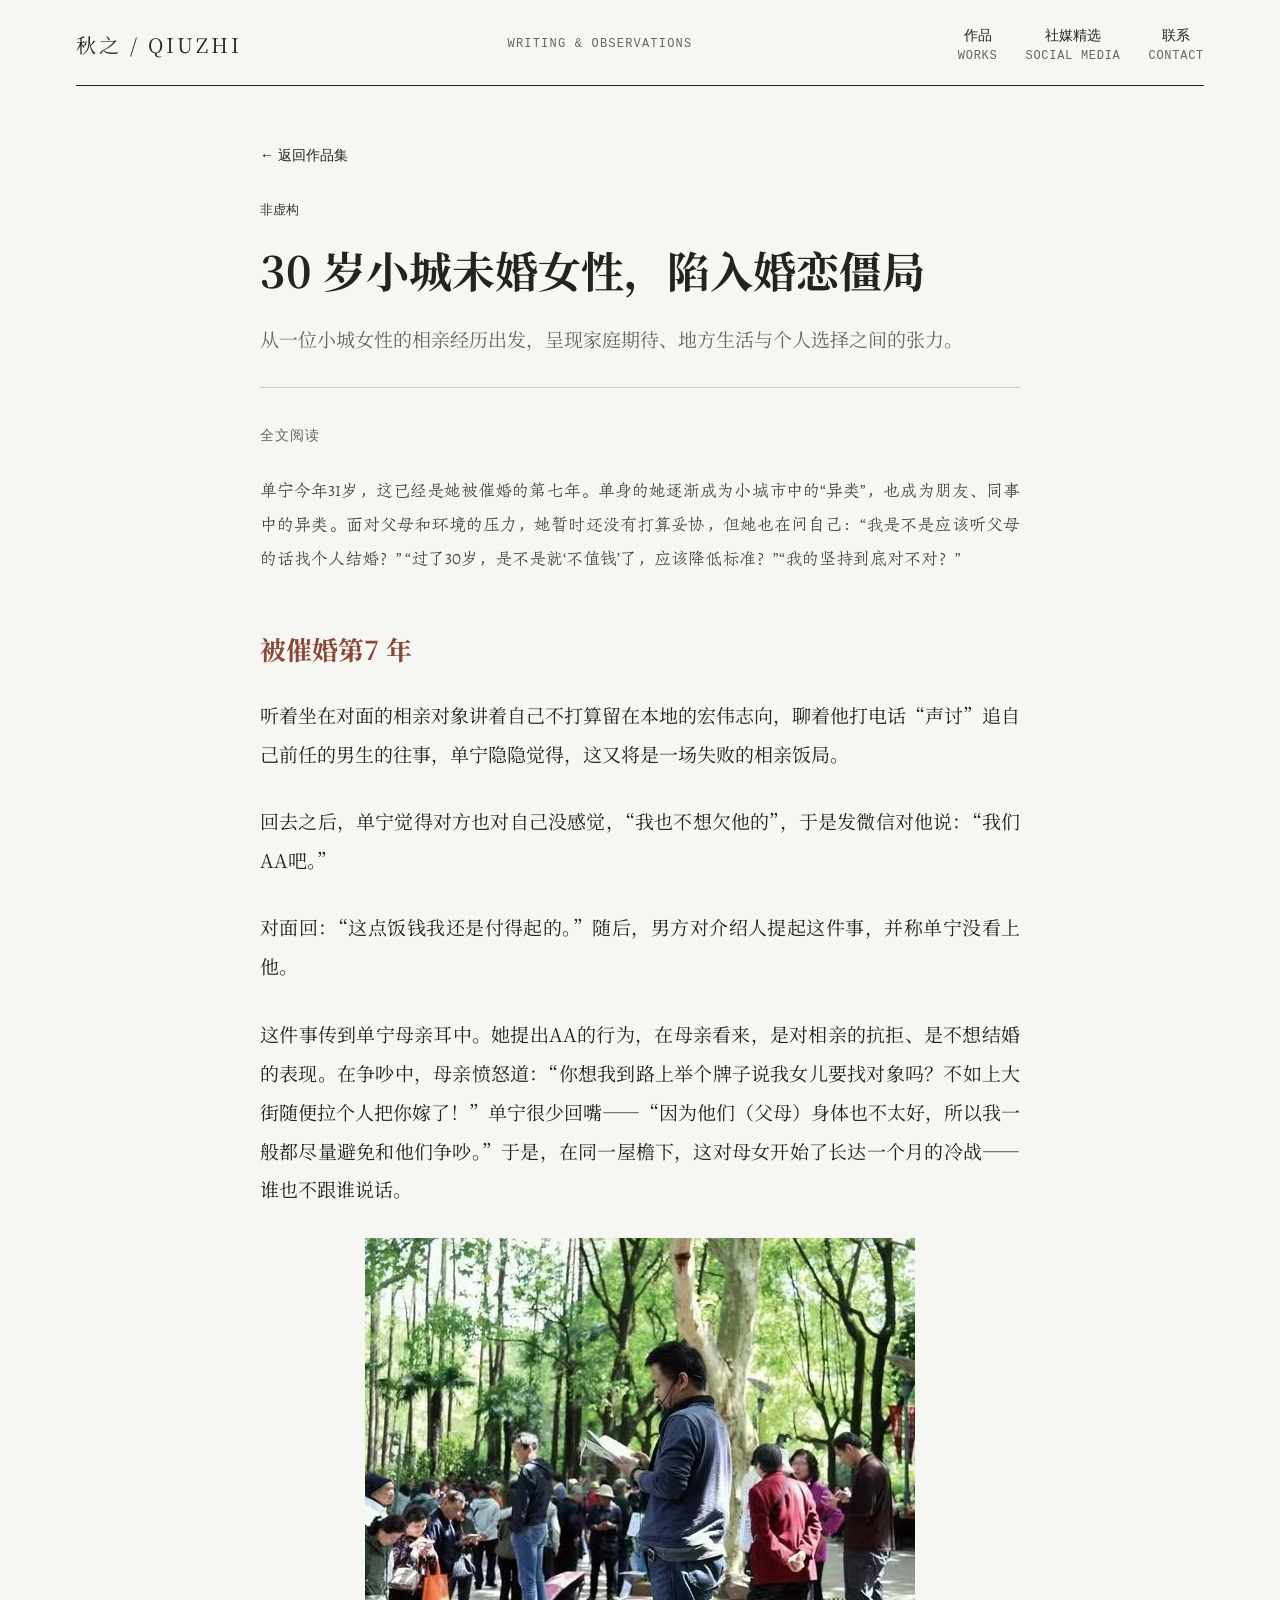
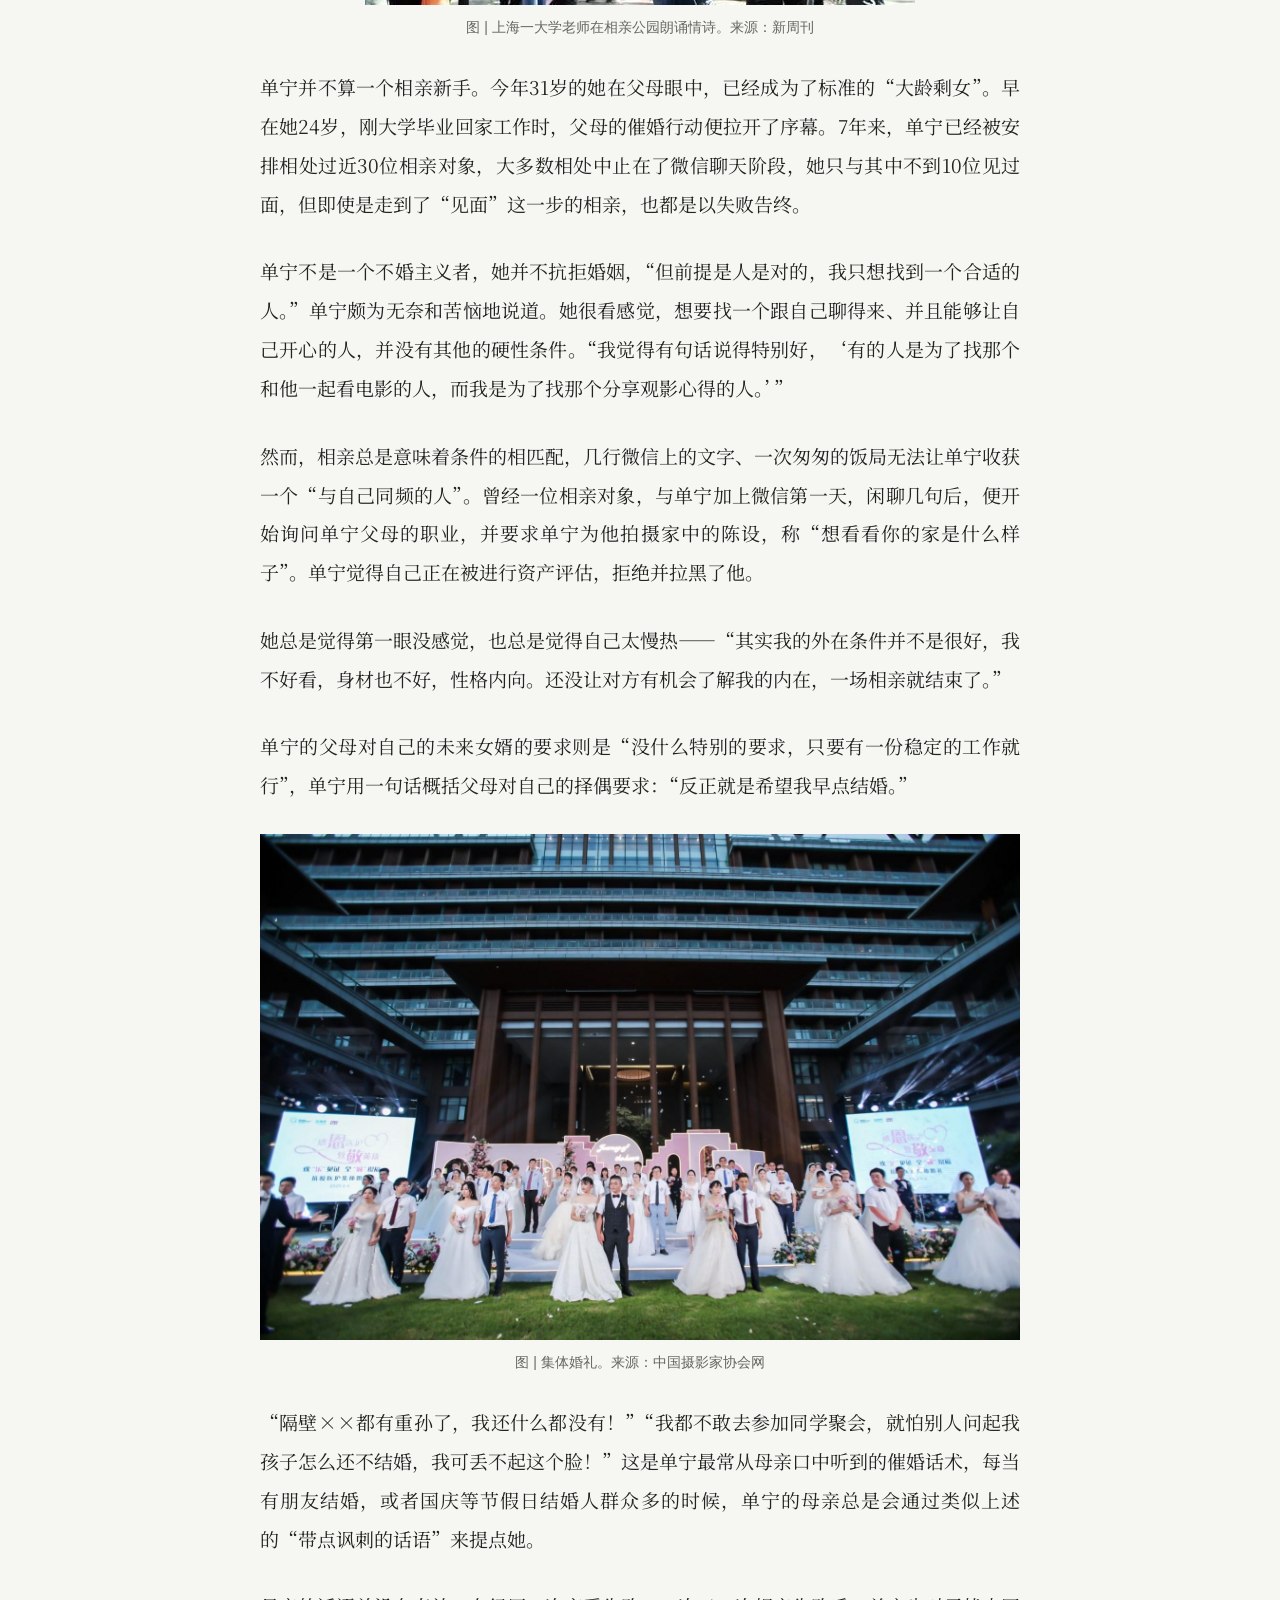
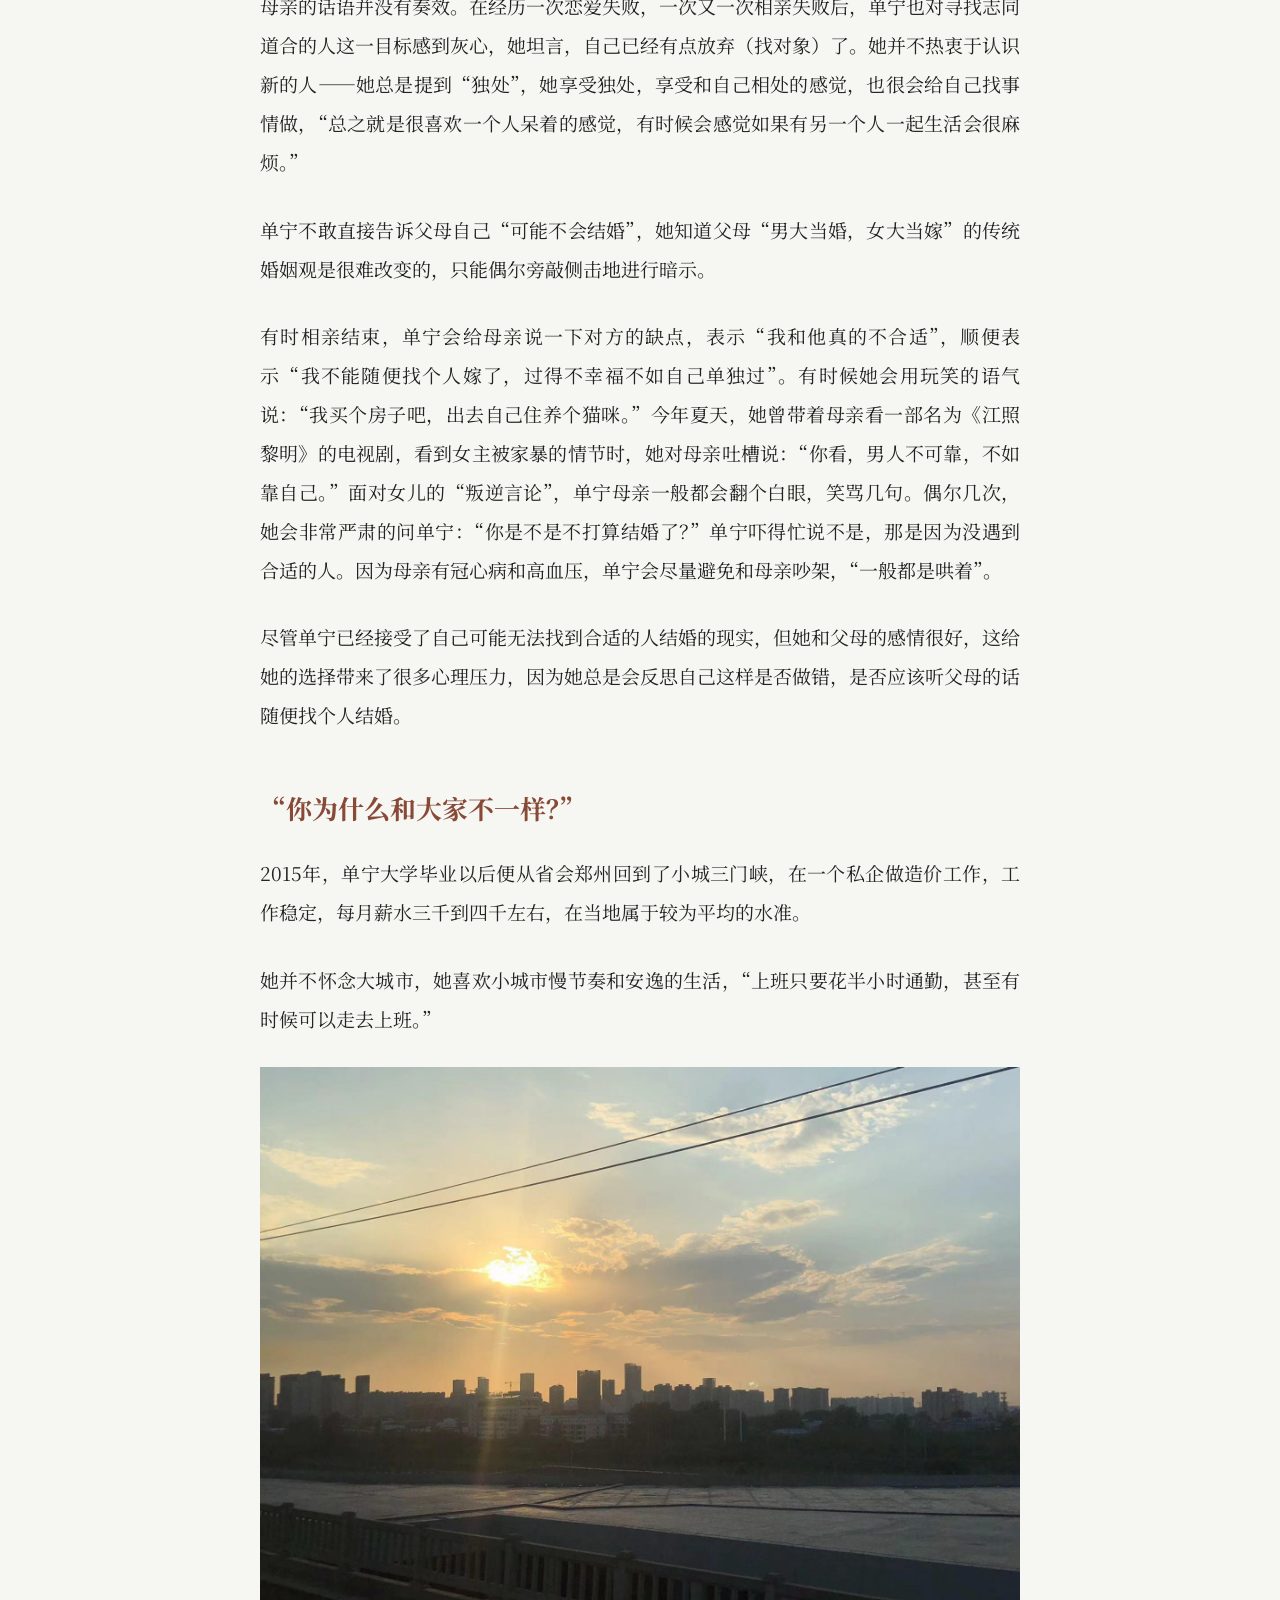
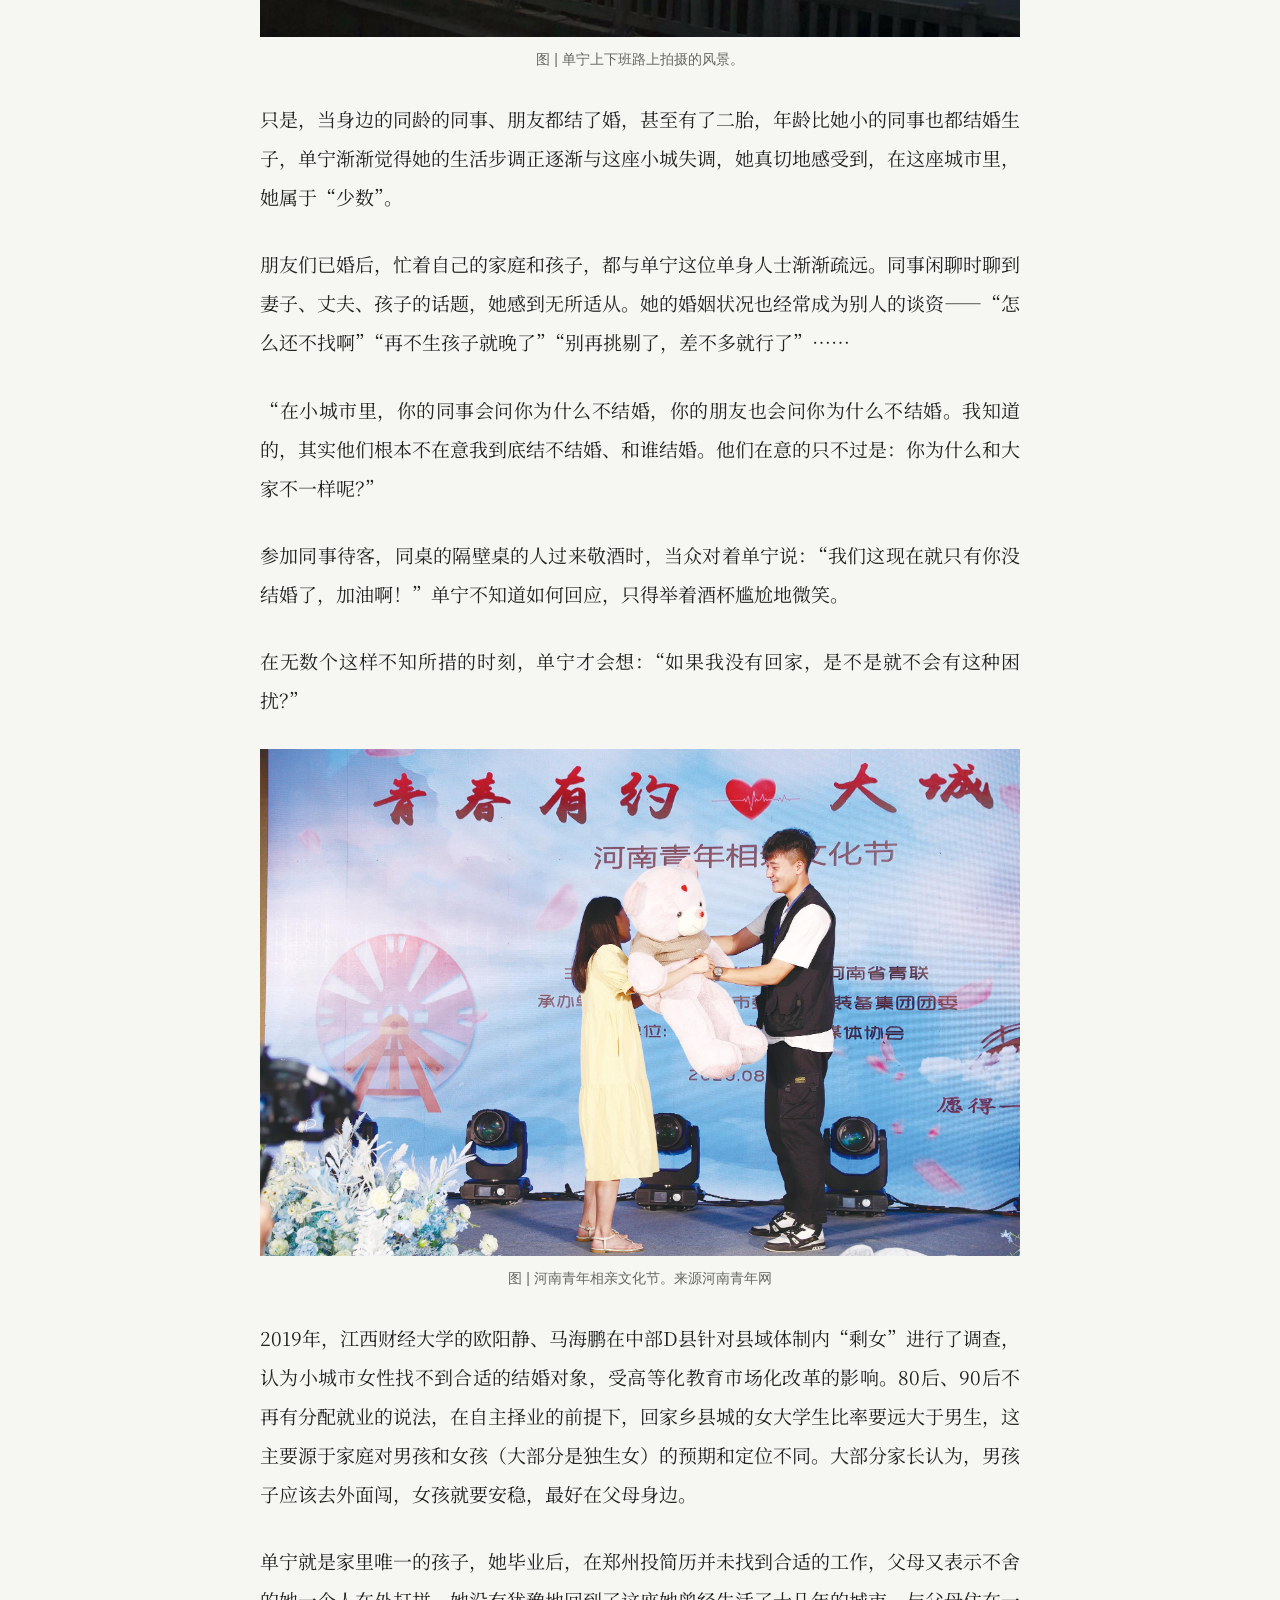
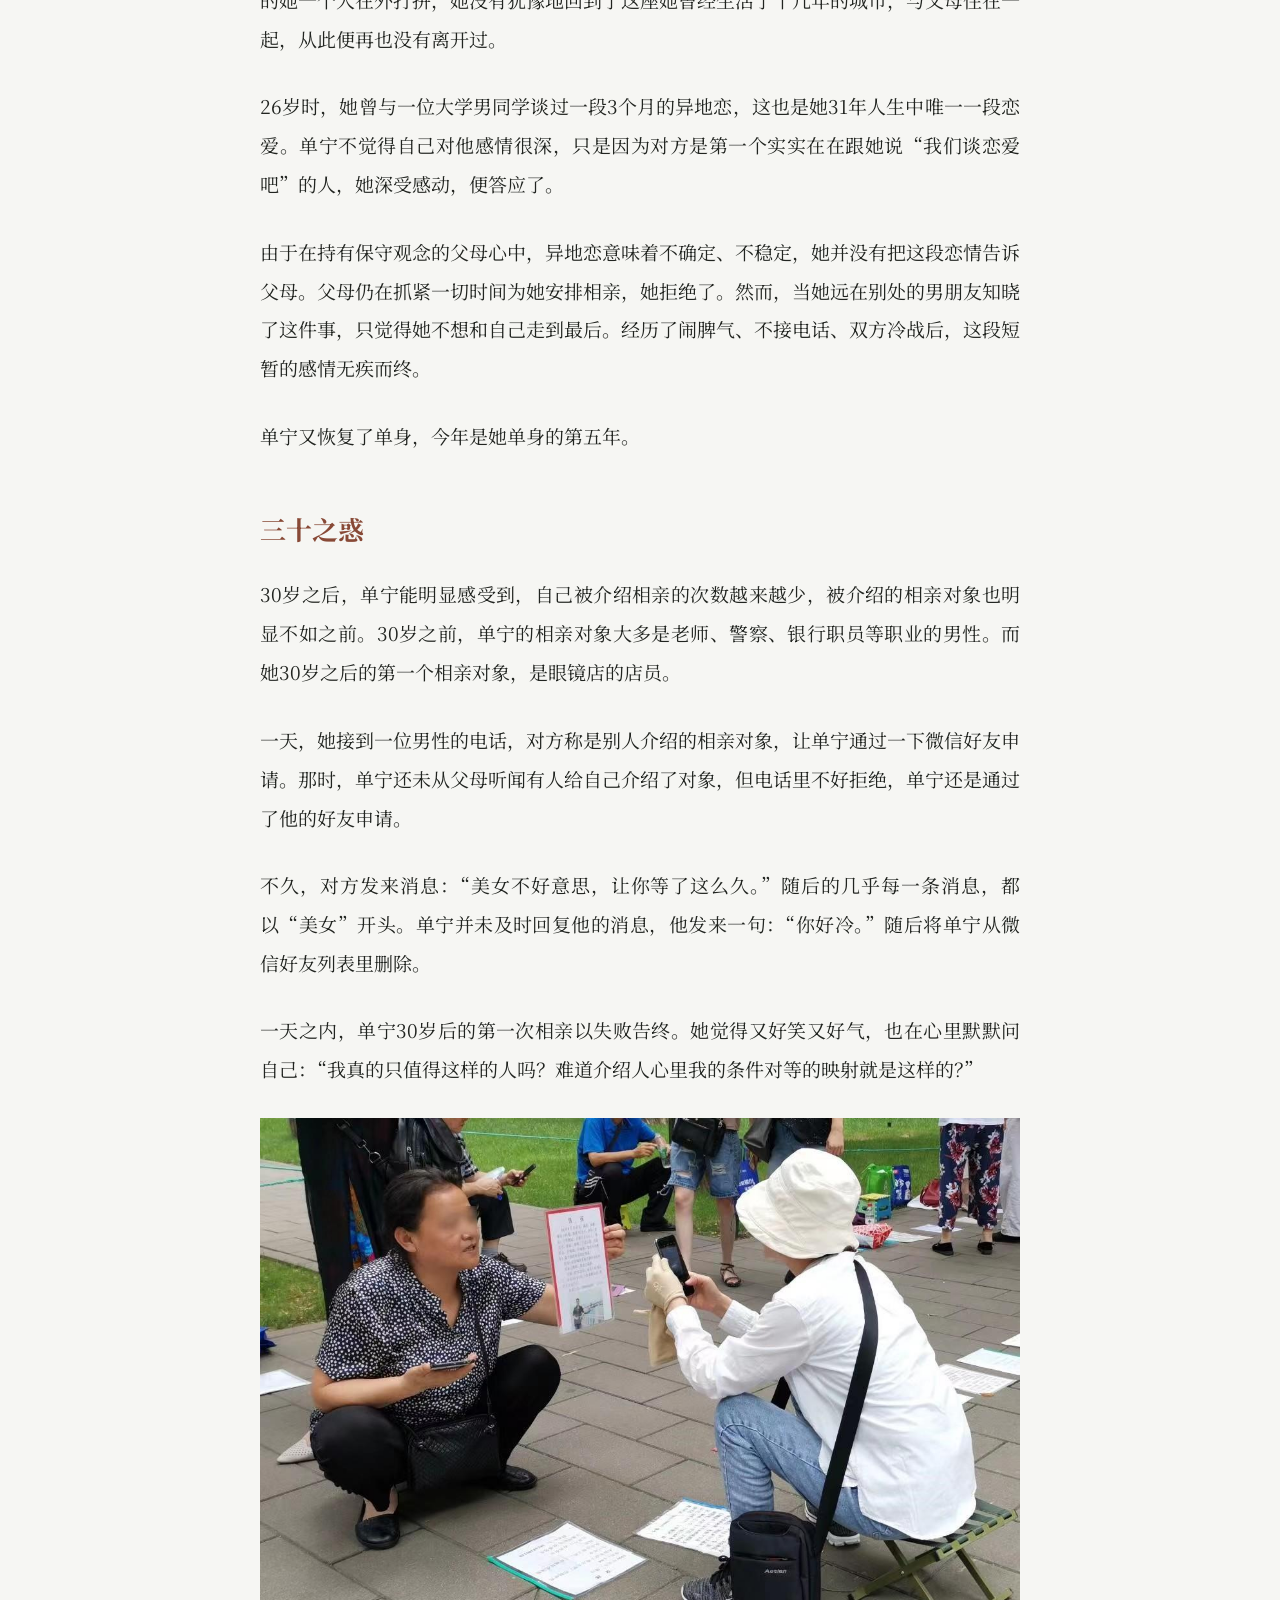
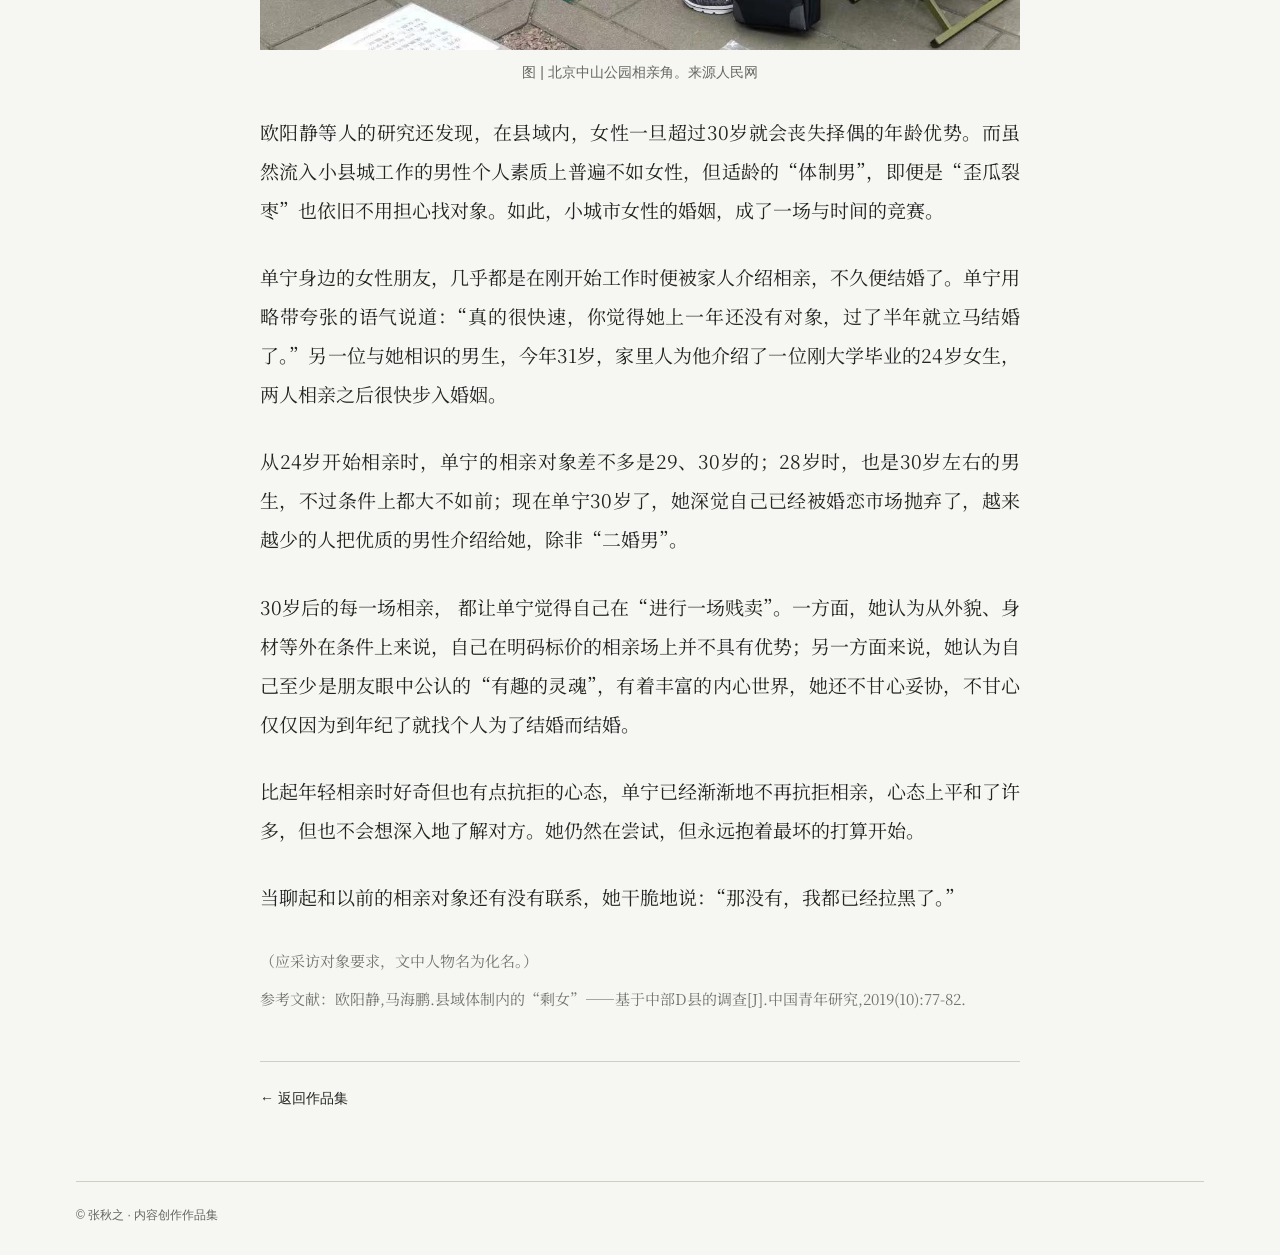
<file: articles/small-town-women.html>
<!doctype html>
<html lang="zh-CN"><head><meta charset="utf-8"><meta name="viewport" content="width=device-width, initial-scale=1">
<title>30 岁小城未婚女性，陷入婚恋僵局｜张秋之</title><meta name="description" content="从一位小城女性的相亲经历出发，呈现家庭期待、地方生活与个人选择之间的张力。">
<meta name="color-scheme" content="light"><meta name="theme-color" content="#f6f6f3">
<link rel="icon" type="image/svg+xml" href="data:image/svg+xml,%3Csvg xmlns='http://www.w3.org/2000/svg' viewBox='0 0 32 32'%3E%3Crect width='32' height='32' fill='%23212420'/%3E%3Ctext x='16' y='23' font-size='23' text-anchor='middle' fill='%23f6f6f3' font-family='serif'%3E秋%3C/text%3E%3C/svg%3E">
<link rel="stylesheet" href="../style.css?v=20260924-webfonts"></head><body>
<a class="skip" href="#main">跳至正文</a><div class="shell"><header class="masthead"><a class="wordmark" href="../index.html" aria-label="张秋之，首页">秋之 / QIUZHI</a>
<span class="mast-meta">WRITING &amp; OBSERVATIONS</span><nav class="header-nav" aria-label="主导航"><a href="../index.html#works"><span>作品</span><span class="nav-en" lang="en">WORKS</span></a><a href="../index.html#social"><span>社媒精选</span><span class="nav-en" lang="en">SOCIAL MEDIA</span></a><a href="../index.html#contact"><span>联系</span><span class="nav-en" lang="en">CONTACT</span></a></nav></header><main id="main" class="reader"><a class="back-link" href="../index.html#small-town-women">← 返回作品集</a><article><header class="reader-head"><div class="card-meta"><span class="category">非虚构</span></div><h1><strong>30 岁小城未婚女性，陷入婚恋僵局</strong></h1><p class="deck">从一位小城女性的相亲经历出发，呈现家庭期待、地方生活与个人选择之间的张力。</p></header><section class="reader-section"><h2>全文阅读</h2><div class="prose"><p class="opening-quote">单宁今年31岁，这已经是她被催婚的第七年。单身的她逐渐成为小城市中的“异类”，也成为朋友、同事中的异类。面对父母和环境的压力，她暂时还没有打算妥协，但她也在问自己：“我是不是应该听父母的话找个人结婚？” “过了30岁，是不是就‘不值钱’了，应该降低标准？”“我的坚持到底对不对？”</p><h2><strong>被催婚第7 年</strong></h2><p>听着坐在对面的相亲对象讲着自己不打算留在本地的宏伟志向，聊着他打电话“声讨”追自己前任的男生的往事，单宁隐隐觉得，这又将是一场失败的相亲饭局。</p><p>回去之后，单宁觉得对方也对自己没感觉，“我也不想欠他的”，于是发微信对他说：“我们AA吧。”</p><p>对面回：“这点饭钱我还是付得起的。”随后，男方对介绍人提起这件事，并称单宁没看上他。</p><p>这件事传到单宁母亲耳中。她提出AA的行为，在母亲看来，是对相亲的抗拒、是不想结婚的表现。在争吵中，母亲愤怒道：“你想我到路上举个牌子说我女儿要找对象吗？不如上大街随便拉个人把你嫁了！”单宁很少回嘴——“因为他们（父母）身体也不太好，所以我一般都尽量避免和他们争吵。”于是，在同一屋檐下，这对母女开始了长达一个月的冷战——谁也不跟谁说话。</p><figure><a href="../assets/small-town-women/image-01.jpg" target="_blank" rel="noopener" aria-label="查看配图原图"><img src="../assets/small-town-women/image-01.jpg" alt="图 | 上海一大学老师在相亲公园朗诵情诗。来源：新周刊" width="550" height="367" loading="lazy"></a><figcaption>图 | 上海一大学老师在相亲公园朗诵情诗。来源：新周刊</figcaption></figure><p>单宁并不算一个相亲新手。今年31岁的她在父母眼中，已经成为了标准的“大龄剩女”。早在她24岁，刚大学毕业回家工作时，父母的催婚行动便拉开了序幕。7年来，单宁已经被安排相处过近30位相亲对象，大多数相处中止在了微信聊天阶段，她只与其中不到10位见过面，但即使是走到了“见面”这一步的相亲，也都是以失败告终。</p><p>单宁不是一个不婚主义者，她并不抗拒婚姻，“但前提是人是对的，我只想找到一个合适的人。”单宁颇为无奈和苦恼地说道。她很看感觉，想要找一个跟自己聊得来、并且能够让自己开心的人，并没有其他的硬性条件。“我觉得有句话说得特别好，‘有的人是为了找那个和他一起看电影的人，而我是为了找那个分享观影心得的人。’”</p><p>然而，相亲总是意味着条件的相匹配，几行微信上的文字、一次匆匆的饭局无法让单宁收获一个“与自己同频的人”。曾经一位相亲对象，与单宁加上微信第一天，闲聊几句后，便开始询问单宁父母的职业，并要求单宁为他拍摄家中的陈设，称“想看看你的家是什么样子”。单宁觉得自己正在被进行资产评估，拒绝并拉黑了他。</p><p>她总是觉得第一眼没感觉，也总是觉得自己太慢热——“其实我的外在条件并不是很好，我不好看，身材也不好，性格内向。还没让对方有机会了解我的内在，一场相亲就结束了。”</p><p>单宁的父母对自己的未来女婿的要求则是“没什么特别的要求，只要有一份稳定的工作就行”，单宁用一句话概括父母对自己的择偶要求：“反正就是希望我早点结婚。”</p><figure><a href="../assets/small-town-women/image-02.jpg" target="_blank" rel="noopener" aria-label="查看配图原图"><img src="../assets/small-town-women/image-02.jpg" alt="图 | 集体婚礼。来源：中国摄影家协会网" width="1600" height="1066" loading="lazy"></a><figcaption>图 | 集体婚礼。来源：中国摄影家协会网</figcaption></figure><p>“隔壁××都有重孙了，我还什么都没有！”“我都不敢去参加同学聚会，就怕别人问起我孩子怎么还不结婚，我可丢不起这个脸！”这是单宁最常从母亲口中听到的催婚话术，每当有朋友结婚，或者国庆等节假日结婚人群众多的时候，单宁的母亲总是会通过类似上述的“带点讽刺的话语”来提点她。</p><p>母亲的话语并没有奏效。在经历一次恋爱失败，一次又一次相亲失败后，单宁也对寻找志同道合的人这一目标感到灰心，她坦言，自己已经有点放弃（找对象）了。她并不热衷于认识新的人——她总是提到“独处”，她享受独处，享受和自己相处的感觉，也很会给自己找事情做，“总之就是很喜欢一个人呆着的感觉，有时候会感觉如果有另一个人一起生活会很麻烦。”</p><p>单宁不敢直接告诉父母自己“可能不会结婚”，她知道父母“男大当婚，女大当嫁”的传统婚姻观是很难改变的，只能偶尔旁敲侧击地进行暗示。</p><p>有时相亲结束，单宁会给母亲说一下对方的缺点，表示“我和他真的不合适”，顺便表示“我不能随便找个人嫁了，过得不幸福不如自己单独过”。有时候她会用玩笑的语气说：“我买个房子吧，出去自己住养个猫咪。”今年夏天，她曾带着母亲看一部名为《江照黎明》的电视剧，看到女主被家暴的情节时，她对母亲吐槽说：“你看，男人不可靠，不如靠自己。”面对女儿的“叛逆言论”，单宁母亲一般都会翻个白眼，笑骂几句。偶尔几次，她会非常严肃的问单宁：“你是不是不打算结婚了？”单宁吓得忙说不是，那是因为没遇到合适的人。因为母亲有冠心病和高血压，单宁会尽量避免和母亲吵架，“一般都是哄着”。</p><p>尽管单宁已经接受了自己可能无法找到合适的人结婚的现实，但她和父母的感情很好，这给她的选择带来了很多心理压力，因为她总是会反思自己这样是否做错，是否应该听父母的话随便找个人结婚。</p><h2><strong>“你为什么和大家不一样？”</strong></h2><p>2015年，单宁大学毕业以后便从省会郑州回到了小城三门峡，在一个私企做造价工作，工作稳定，每月薪水三千到四千左右，在当地属于较为平均的水准。</p><p>她并不怀念大城市，她喜欢小城市慢节奏和安逸的生活，“上班只要花半小时通勤，甚至有时候可以走去上班。”</p><figure><a href="../assets/small-town-women/image-03.jpg" target="_blank" rel="noopener" aria-label="查看配图原图"><img src="../assets/small-town-women/image-03.jpg" alt="图 | 单宁上下班路上拍摄的风景。" width="1702" height="1276" loading="lazy"></a><figcaption>图 | 单宁上下班路上拍摄的风景。</figcaption></figure><p>只是，当身边的同龄的同事、朋友都结了婚，甚至有了二胎，年龄比她小的同事也都结婚生子，单宁渐渐觉得她的生活步调正逐渐与这座小城失调，她真切地感受到，在这座城市里，她属于“少数”。</p><p>朋友们已婚后，忙着自己的家庭和孩子，都与单宁这位单身人士渐渐疏远。同事闲聊时聊到妻子、丈夫、孩子的话题，她感到无所适从。她的婚姻状况也经常成为别人的谈资——“怎么还不找啊”“再不生孩子就晚了”“别再挑剔了，差不多就行了”……</p><p>“在小城市里，你的同事会问你为什么不结婚，你的朋友也会问你为什么不结婚。我知道的，其实他们根本不在意我到底结不结婚、和谁结婚。他们在意的只不过是：你为什么和大家不一样呢？”</p><p>参加同事待客，同桌的隔壁桌的人过来敬酒时，当众对着单宁说：“我们这现在就只有你没结婚了，加油啊！”单宁不知道如何回应，只得举着酒杯尴尬地微笑。</p><p>在无数个这样不知所措的时刻，单宁才会想：“如果我没有回家，是不是就不会有这种困扰？”</p><figure><a href="../assets/small-town-women/image-04.jpg" target="_blank" rel="noopener" aria-label="查看配图原图"><img src="../assets/small-town-women/image-04.jpg" alt="图 | 河南青年相亲文化节。来源河南青年网" width="2362" height="1575" loading="lazy"></a><figcaption>图 | 河南青年相亲文化节。来源河南青年网</figcaption></figure><p>2019年，江西财经大学的欧阳静、马海鹏在中部D县针对县域体制内“剩女”进行了调查，认为小城市女性找不到合适的结婚对象，受高等化教育市场化改革的影响。80后、90后不再有分配就业的说法，在自主择业的前提下，回家乡县城的女大学生比率要远大于男生，这主要源于家庭对男孩和女孩（大部分是独生女）的预期和定位不同。大部分家长认为，男孩子应该去外面闯，女孩就要安稳，最好在父母身边。</p><p>单宁就是家里唯一的孩子，她毕业后，在郑州投简历并未找到合适的工作，父母又表示不舍的她一个人在外打拼，她没有犹豫地回到了这座她曾经生活了十几年的城市，与父母住在一起，从此便再也没有离开过。</p><p>26岁时，她曾与一位大学男同学谈过一段3个月的异地恋，这也是她31年人生中唯一一段恋爱。单宁不觉得自己对他感情很深，只是因为对方是第一个实实在在跟她说“我们谈恋爱吧”的人，她深受感动，便答应了。</p><p>由于在持有保守观念的父母心中，异地恋意味着不确定、不稳定，她并没有把这段恋情告诉父母。父母仍在抓紧一切时间为她安排相亲，她拒绝了。然而，当她远在别处的男朋友知晓了这件事，只觉得她不想和自己走到最后。经历了闹脾气、不接电话、双方冷战后，这段短暂的感情无疾而终。</p><p>单宁又恢复了单身，今年是她单身的第五年。</p><h2><strong>三十之惑</strong></h2><p>30岁之后，单宁能明显感受到，自己被介绍相亲的次数越来越少，被介绍的相亲对象也明显不如之前。30岁之前，单宁的相亲对象大多是老师、警察、银行职员等职业的男性。而她30岁之后的第一个相亲对象，是眼镜店的店员。</p><p>一天，她接到一位男性的电话，对方称是别人介绍的相亲对象，让单宁通过一下微信好友申请。那时，单宁还未从父母听闻有人给自己介绍了对象，但电话里不好拒绝，单宁还是通过了他的好友申请。</p><p>不久，对方发来消息：“美女不好意思，让你等了这么久。”随后的几乎每一条消息，都以“美女”开头。单宁并未及时回复他的消息，他发来一句：“你好冷。”随后将单宁从微信好友列表里删除。</p><p>一天之内，单宁30岁后的第一次相亲以失败告终。她觉得又好笑又好气，也在心里默默问自己：“我真的只值得这样的人吗？难道介绍人心里我的条件对等的映射就是这样的？”</p><figure><a href="../assets/small-town-women/image-05.jpg" target="_blank" rel="noopener" aria-label="查看配图原图"><img src="../assets/small-town-women/image-05.jpg" alt="图 | 北京中山公园相亲角。来源人民网" width="1180" height="826" loading="lazy"></a><figcaption>图 | 北京中山公园相亲角。来源人民网</figcaption></figure><p>欧阳静等人的研究还发现，在县域内，女性一旦超过30岁就会丧失择偶的年龄优势。而虽然流入小县城工作的男性个人素质上普遍不如女性，但适龄的“体制男”，即便是“歪瓜裂枣”也依旧不用担心找对象。如此，小城市女性的婚姻，成了一场与时间的竞赛。</p><p>单宁身边的女性朋友，几乎都是在刚开始工作时便被家人介绍相亲，不久便结婚了。单宁用略带夸张的语气说道：“真的很快速，你觉得她上一年还没有对象，过了半年就立马结婚了。”另一位与她相识的男生，今年31岁，家里人为他介绍了一位刚大学毕业的24岁女生，两人相亲之后很快步入婚姻。</p><p>从24岁开始相亲时，单宁的相亲对象差不多是29、30岁的；28岁时，也是30岁左右的男生，不过条件上都大不如前；现在单宁30岁了，她深觉自己已经被婚恋市场抛弃了，越来越少的人把优质的男性介绍给她，除非“二婚男”。</p><p>30岁后的每一场相亲， 都让单宁觉得自己在“进行一场贱卖”。一方面，她认为从外貌、身材等外在条件上来说，自己在明码标价的相亲场上并不具有优势；另一方面来说，她认为自己至少是朋友眼中公认的“有趣的灵魂”，有着丰富的内心世界，她还不甘心妥协，不甘心仅仅因为到年纪了就找个人为了结婚而结婚。</p><p>比起年轻相亲时好奇但也有点抗拒的心态，单宁已经渐渐地不再抗拒相亲，心态上平和了许多，但也不会想深入地了解对方。她仍然在尝试，但永远抱着最坏的打算开始。</p><p>当聊起和以前的相亲对象还有没有联系，她干脆地说：“那没有，我都已经拉黑了。”</p><p class="article-endnote article-endnote-first">（应采访对象要求，文中人物名为化名。）</p><p class="article-endnote">参考文献：欧阳静,马海鹏.县域体制内的“剩女”——基于中部D县的调查[J].中国青年研究,2019(10):77-82.</p></div></section></article><nav class="reader-end"><a href="../index.html#small-town-women">← 返回作品集</a></nav></main><footer><span>© 张秋之 · 内容创作作品集</span></footer></div></body></html>
</file>
<file: style.css>
/* Self-hosted OFL webfonts, subset for current site text. */
@font-face{font-family:"QZSongti";src:url("assets/fonts/qz-songti-common.woff2") format("woff2");font-style:normal;font-weight:200 900;font-display:swap;unicode-range:U+20,U+21,U+26,U+2B,U+2C,U+2E,U+2F,U+30,U+31,U+32,U+33,U+34,U+35,U+36,U+37,U+38,U+39,U+40,U+41,U+42,U+43,U+44,U+45,U+46,U+47,U+48,U+49,U+4B,U+4C,U+4D,U+4E,U+4F,U+50,U+51,U+52,U+53,U+54,U+55,U+56,U+57,U+58,U+59,U+5A,U+61,U+63,U+64,U+65,U+66,U+67,U+68,U+69,U+6A,U+6C,U+6E,U+6F,U+72,U+73,U+74,U+75,U+77,U+7A,U+A9,U+B7,U+2014,U+2019,U+201C,U+201D,U+2197,U+3001,U+3002,U+300A,U+300B,U+4E00,U+4E07,U+4E0A,U+4E0B,U+4E0D,U+4E0E,U+4E14,U+4E1A,U+4E24,U+4E2A,U+4E2D,U+4E34,U+4E3A,U+4E3B,U+4E48,U+4E4B,U+4E4C,U+4E5F,U+4E66,U+4E70,U+4E86,U+4E8B,U+4E8E,U+4E9A,U+4E9B,U+4EA4,U+4EAB,U+4EB2,U+4EBA,U+4EC0,U+4ECB,U+4ECE,U+4ED6,U+4EE3,U+4EE5,U+4EEC,U+4EF6,U+4F17,U+4F1A,U+4F20,U+4F34,U+4F3C,U+4F46,U+4F4D,U+4F53,U+4F55,U+4F5C,U+4F60,U+4F9B,U+4FD7,U+4FE1,U+4FED,U+5019,U+50CF,U+50F5,U+513F,U+5165,U+5168,U+516B,U+516C,U+5171,U+5173,U+5174,U+5176,U+5185,U+518D,U+5199,U+51B3,U+51FA,U+51FB,U+5206,U+5207,U+5212,U+521A,U+521B,U+5230,U+523B,U+5267,U+5275,U+529B,U+52A8,U+5316,U+533A,U+5347,U+534E,U+5355,U+5371,U+5374,U+5386,U+538B,U+538C,U+539F,U+53BB,U+53CA,U+53CB,U+53D1,U+53D8,U+53D9,U+53E3,U+53E4,U+53E5,U+53EA,U+53EF,U+53F7,U+5403,U+5404,U+5408,U+540C,U+540E,U+5411,U+5417,U+5427,U+5448,U+544A,U+5462,U+548C,U+54C1,U+54EA,U+56E0,U+56F0,U+56F4,U+5728,U+5730,U+573A,U+5750,U+579A,U+57CE,U+5834,U+5851,U+58EB,U+590D,U+590F,U+591A,U+591F,U+5927,U+5929,U+592A,U+5931,U+5956,U+5973,U+5979,U+597D,U+5982,U+5A5A,U+5A92,U+5B50,U+5B57,U+5B66,U+5B78,U+5B83,U+5B89,U+5B8C,U+5B9A,U+5B9E,U+5BB6,U+5BB9,U+5BDF,U+5BEB,U+5BF9,U+5BFB,U+5C06,U+5C0F,U+5C1D,U+5C31,U+5C40,U+5C45,U+5C4F,U+5C81,U+5C8C,U+5DF1,U+5DF2,U+5E02,U+5E03,U+5E16,U+5E26,U+5E38,U+5E55,U+5E73,U+5E74,U+5E76,U+5E78,U+5E7B,U+5E7D,U+5E86,U+5E95,U+5E97,U+5EA7,U+5EAD,U+5F00,U+5F0F,U+5F20,U+5F35,U+5F53,U+5F55,U+5F62,U+5F71,U+5F80,U+5F85,U+5F88,U+5F97,U+5FAE,U+5FC3,U+5FF5,U+6027,U+604B,U+606F,U+6073,U+60D1,U+610F,U+611F,U+613F,U+6210,U+6211,U+6233,U+6240,U+624B,U+6253,U+6258,U+626B,U+627E,U+62BD,U+62E5,U+62E9,U+6301,U+6355,U+635E,U+63A5,U+63CF,U+63D0,U+64AD,U+652F,U+6536,U+6539,U+653E,U+6545,U+6587,U+65B0,U+65B9,U+65E2,U+65E5,U+65F6,U+660E,U+661F,U+662F,U+666F,U+6691,U+66F4,U+66F8,U+6700,U+6708,U+6709,U+670B,U+670D,U+671B,U+671F,U+672A,U+672C,U+673A,U+6749,U+675F,U+6765,U+6768,U+6784,U+67E5,U+6837,U+6839,U+68A6,U+6982,U+69CB,U+6B32,U+6B63,U+6BB5,U+6BD4,U+6C11,U+6CA1,U+6CB9,U+6CD5,U+6CE8,U+6D1B,U+6D3B,U+6D41,U+6D4F,U+6D77,U+6D9B,U+6F14,U+70B8,U+70B9,U+7126,U+7269,U+72EC,U+7387,U+73B0,U+73FE,U+7406,U+751F,U+7528,U+7535,U+756A,U+75DB,U+7684,U+76C8,U+76F4,U+76F8,U+7701,U+770B,U+7740,U+77E5,U+77F6,U+7801,U+7834,U+7855,U+786E,U+78D5,U+793E,U+79BB,U+79CB,U+79CD,U+79D1,U+79F0,U+7A0B,U+7A7A,U+7A81,U+7ACB,U+7AE0,U+7B11,U+7B14,U+7B20,U+7B49,U+7B97,U+7BA1,U+7BB1,U+7BC7,U+7CBE,U+7CFB,U+7D2B,U+7D2F,U+7EA2,U+7EBE,U+7EC8,U+7ECA,U+7ECF,U+7ED3,U+7ED5,U+7ED8,U+7ED9,U+7EED,U+7EFF,U+7F16,U+7F1D,U+7F8E,U+8005,U+800C,U+8054,U+806A,U+80CC,U+80DC,U+80FD,U+81EA,U+81F3,U+827A,U+8282,U+82E6,U+8304,U+838E,U+83B7,U+8425,U+843D,U+85CF,U+8651,U+865A,U+865B,U+884C,U+8863,U+8868,U+88AB,U+88C2,U+8981,U+89C2,U+89C4,U+89C6,U+89C8,U+89C9,U+89E3,U+8A55,U+8BA1,U+8BA8,U+8BB0,U+8BBA,U+8BBE,U+8BC4,U+8BC9,U+8BCD,U+8BD5,U+8BD7,U+8BDD,U+8BE5,U+8BED,U+8BF4,U+8BF7,U+8BFB,U+8BFE,U+8C01,U+8C08,U+8C37,U+8D26,U+8D5E,U+8D70,U+8D77,U+8DEF,U+8DF3,U+8F7B,U+8F83,U+8F91,U+8FBE,U+8FC7,U+8FD1,U+8FD8,U+8FD9,U+8FDB,U+8FDC,U+8FDE,U+9009,U+9020,U+9047,U+9053,U+9078,U+90A3,U+90A6,U+90AE,U+90C1,U+90E8,U+90FD,U+91CC,U+91CF,U+94A6,U+9500,U+9547,U+957F,U+95EE,U+95F4,U+95F7,U+95FB,U+9605,U+966A,U+9677,U+968F,U+96C6,U+9732,U+9752,U+975E,U+9762,U+98D8,U+9996,U+9A6C,U+9A8C,U+9AD8,U+9EC4,U+9ECE,U+9ED8,U+FF08,U+FF09,U+FF0B,U+FF0C,U+FF1A,U+FF1B,U+FF1F,U+FF5C;}
@font-face{font-family:"QZSongti";src:url("assets/fonts/qz-songti-articles.woff2") format("woff2");font-style:normal;font-weight:200 900;font-display:swap;unicode-range:U+28,U+29,U+2D,U+3A,U+3F,U+4A,U+5B,U+5D,U+62,U+6B,U+6D,U+70,U+76,U+78,U+79,U+7C,U+D7,U+2013,U+2018,U+2026,U+2190,U+4E03,U+4E08,U+4E09,U+4E13,U+4E16,U+4E1C,U+4E1D,U+4E22,U+4E25,U+4E27,U+4E30,U+4E3E,U+4E45,U+4E49,U+4E4D,U+4E4E,U+4E50,U+4E54,U+4E58,U+4E5D,U+4E60,U+4E61,U+4E71,U+4E73,U+4E88,U+4E89,U+4E8C,U+4E8F,U+4E91,U+4E92,U+4E94,U+4E95,U+4EA7,U+4EAC,U+4EAE,U+4EC5,U+4ECA,U+4ECD,U+4ED8,U+4EE4,U+4EEA,U+4EF0,U+4EF7,U+4EFB,U+4EFD,U+4EFF,U+4F01,U+4F0A,U+4F0F,U+4F18,U+4F19,U+4F1E,U+4F1F,U+4F24,U+4F2B,U+4F30,U+4F38,U+4F4E,U+4F4F,U+4F59,U+4F5B,U+4F7F,U+4F83,U+4F8B,U+4F9D,U+4FA3,U+4FA6,U+4FA7,U+4FB5,U+4FBF,U+4FC3,U+4FCA,U+4FCF,U+4FDA,U+4FDD,U+4FE9,U+4FEE,U+500D,U+5012,U+5014,U+501A,U+501F,U+503C,U+503E,U+5047,U+504E,U+504F,U+5055,U+505A,U+505C,U+5065,U+5076,U+5077,U+507F,U+508D,U+50AC,U+5140,U+5143,U+5145,U+5146,U+5148,U+5149,U+514B,U+514D,U+516D,U+5170,U+5177,U+5178,U+517B,U+517C,U+518C,U+5192,U+51A0,U+51AC,U+51B0,U+51B2,U+51B5,U+51B7,U+51C0,U+51C4,U+51C6,U+51C9,U+51CB,U+51CC,U+51CF,U+51D1,U+51E0,U+51ED,U+51EF,U+51F8,U+5200,U+520A,U+5217,U+5219,U+521D,U+5220,U+5224,U+5228,U+5229,U+522B,U+5236,U+5237,U+5239,U+523A,U+524A,U+524D,U+5254,U+5269,U+526A,U+526F,U+529D,U+529E,U+529F,U+52A0,U+52A1,U+52A9,U+52AA,U+52AB,U+52B1,U+52B2,U+52BF,U+52C7,U+52C9,U+52E4,U+52FA,U+52FE,U+5305,U+5306,U+5317,U+5339,U+533B,U+5341,U+5343,U+5348,U+534A,U+534F,U+5356,U+5357,U+5361,U+5362,U+5366,U+536B,U+5370,U+5373,U+5377,U+5382,U+5385,U+5389,U+5398,U+539A,U+53A2,U+53A8,U+53BF,U+53C2,U+53C8,U+53C9,U+53CC,U+53CD,U+53D4,U+53D6,U+53D7,U+53DB,U+53E6,U+53E9,U+53EB,U+53F0,U+53F2,U+53F3,U+53F8,U+53F9,U+540A,U+540D,U+5410,U+5413,U+5426,U+542B,U+542C,U+542F,U+5435,U+5438,U+5439,U+543B,U+5440,U+5446,U+5457,U+5458,U+545B,U+5468,U+5473,U+547C,U+547D,U+5495,U+5496,U+54A7,U+54AA,U+54AC,U+54B8,U+54BD,U+54C0,U+54C4,U+54C8,U+54CD,U+54D1,U+54E5,U+54E6,U+54ED,U+54FD,U+5507,U+5509,U+5524,U+552E,U+552F,U+5546,U+554A,U+5561,U+5582,U+5584,U+5589,U+558A,U+5594,U+5598,U+559C,U+559D,U+55B7,U+55BB,U+55C5,U+55D3,U+55E4,U+55EF,U+5609,U+561B,U+561E,U+561F,U+5632,U+5634,U+565C,U+5662,U+5668,U+56DB,U+56DE,U+56E2,U+56ED,U+56FA,U+56FD,U+56FE,U+5706,U+5708,U+571F,U+573E,U+5740,U+5747,U+574A,U+574F,U+5757,U+575A,U+575B,U+5761,U+5766,U+576A,U+5782,U+5783,U+578B,U+57AB,U+57CB,U+57DF,U+57F9,U+57FA,U+5802,U+5806,U+582A,U+585E,U+5883,U+5899,U+589F,U+58A8,U+58C1,U+58E4,U+58F0,U+58F6,U+5904,U+5907,U+5915,U+5916,U+591C,U+592B,U+592E,U+5934,U+5938,U+5939,U+5947,U+5948,U+594B,U+594F,U+5955,U+5957,U+5965,U+5976,U+5978,U+5987,U+5988,U+5999,U+59A5,U+59AE,U+59B9,U+59BB,U+59C6,U+59CB,U+59D0,U+59D4,U+59E8,U+59EC,U+59FB,U+59FF,U+5A01,U+5A07,U+5A46,U+5A4A,U+5A7F,U+5AC1,U+5AC2,U+5ACC,U+5AE9,U+5B58,U+5B59,U+5B63,U+5B69,U+5B81,U+5B87,U+5B88,U+5B8F,U+5B98,U+5B9D,U+5BA1,U+5BA2,U+5BA3,U+5BA4,U+5BB3,U+5BB4,U+5BBD,U+5BBE,U+5BBF,U+5BC4,U+5BC6,U+5BCC,U+5BD3,U+5BF8,U+5BFC,U+5C01,U+5C04,U+5C0A,U+5C11,U+5C14,U+5C16,U+5C24,U+5C2C,U+5C34,U+5C3D,U+5C3E,U+5C41,U+5C42,U+5C48,U+5C4A,U+5C4B,U+5C4E,U+5C55,U+5C5E,U+5C71,U+5C97,U+5C9A,U+5C9B,U+5CB8,U+5CE1,U+5D07,U+5D2D,U+5DDE,U+5DE5,U+5DE6,U+5DE8,U+5DEB,U+5DEE,U+5DF4,U+5DF7,U+5DFE,U+5E05,U+5E08,U+5E0C,U+5E18,U+5E2E,U+5E45,U+5E62,U+5E72,U+5E7F,U+5E8A,U+5E8F,U+5E93,U+5E94,U+5E9C,U+5E9F,U+5EA6,U+5EB7,U+5EB8,U+5ECA,U+5EF6,U+5EFA,U+5F02,U+5F03,U+5F04,U+5F15,U+5F17,U+5F27,U+5F2F,U+5F31,U+5F39,U+5F3A,U+5F52,U+5F69,U+5F79,U+5F7B,U+5F7C,U+5F81,U+5F84,U+5F8B,U+5F90,U+5FB7,U+5FC5,U+5FC6,U+5FCC,U+5FCD,U+5FD7,U+5FD8,U+5FD9,U+5FE7,U+5FEB,U+6000,U+6001,U+600E,U+6012,U+6015,U+601D,U+6021,U+6025,U+6026,U+6028,U+602A,U+603B,U+6052,U+6062,U+6064,U+6069,U+6070,U+6076,U+607C,U+6084,U+6089,U+6096,U+60AC,U+60B2,U+60B4,U+60C5,U+60CA,U+60DC,U+60E8,U+60EE,U+60EF,U+60F3,U+60F6,U+6101,U+6108,U+6123,U+6124,U+612B,U+614C,U+6155,U+6162,U+6170,U+618B,U+6194,U+61C2,U+620F,U+6216,U+6218,U+6237,U+623F,U+6247,U+624D,U+624E,U+6251,U+6254,U+626C,U+626D,U+626E,U+6270,U+6276,U+6279,U+627C,U+627F,U+6280,U+628A,U+6291,U+6292,U+6293,U+6295,U+6296,U+6297,U+629A,U+629B,U+62A4,U+62A5,U+62AC,U+62B1,U+62B9,U+62BF,U+62C5,U+62C6,U+62C7,U+62C9,U+62CC,U+62CD,U+62CE,U+62D0,U+62D2,U+62D4,U+62D6,U+62DB,U+62DC,U+62DF,U+62EC,U+62EF,U+62FC,U+62FD,U+62FE,U+62FF,U+6302,U+6307,U+6309,U+6311,U+631A,U+6320,U+6321,U+6324,U+6325,U+6328,U+632A,U+632B,U+632F,U+633A,U+634F,U+6362,U+6367,U+636E,U+6388,U+6389,U+638C,U+638F,U+6392,U+63A0,U+63A2,U+63A7,U+63A8,U+63A9,U+63AA,U+63C9,U+63D2,U+63E1,U+6401,U+6402,U+6405,U+641E,U+642C,U+642D,U+6444,U+6447,U+644A,U+6454,U+6458,U+6478,U+6487,U+6491,U+6492,U+6495,U+649E,U+64B0,U+64C5,U+64CD,U+64CE,U+64E6,U+653B,U+653F,U+6548,U+654F,U+6551,U+6559,U+6562,U+6563,U+656C,U+6570,U+6572,U+6574,U+6597,U+6599,U+659C,U+65A5,U+65AD,U+65AF,U+65C1,U+65C5,U+65CF,U+65E0,U+65E6,U+65E7,U+65E9,U+65FA,U+6602,U+660C,U+660F,U+6620,U+6625,U+6627,U+6628,U+663E,U+6643,U+664C,U+6652,U+6653,U+665A,U+6668,U+666E,U+6670,U+667E,U+6682,U+6696,U+6697,U+66A7,U+66AE,U+66B4,U+66FE,U+66FF,U+6717,U+671D,U+6728,U+672B,U+672F,U+6731,U+6734,U+6735,U+673D,U+6740,U+6742,U+6743,U+674E,U+6750,U+6751,U+6756,U+6761,U+676F,U+6775,U+677E,U+677F,U+6790,U+6797,U+679A,U+679C,U+67A3,U+67AA,U+67B6,U+67D0,U+67D4,U+67DC,U+67F1,U+6807,U+680B,U+6821,U+6838,U+683C,U+6843,U+6846,U+6848,U+684C,U+6851,U+6863,U+6876,U+6881,U+68AF,U+68B0,U+68C0,U+68C9,U+6905,U+695A,U+697C,U+699C,U+69FD,U+6A21,U+6A2A,U+6A31,U+6A90,U+6B20,U+6B21,U+6B22,U+6B23,U+6B27,U+6B3E,U+6B4C,U+6B62,U+6B64,U+6B65,U+6B67,U+6B6A,U+6B7B,U+6B8A,U+6B8B,U+6B96,U+6BBF,U+6BCD,U+6BCF,U+6BD5,U+6BDB,U+6BEB,U+6C14,U+6C1B,U+6C34,U+6C38,U+6C41,U+6C42,U+6C49,U+6C57,U+6C5F,U+6C60,U+6C61,U+6C64,U+6C6A,U+6C70,U+6C7D,U+6C89,U+6C99,U+6CA7,U+6CB3,U+6CBB,U+6CBF,U+6CDB,U+6CE1,U+6CEA,U+6CF3,U+6CFC,U+6CFD,U+6D0B,U+6D17,U+6D1E,U+6D25,U+6D32,U+6D4B,U+6D4E,U+6D51,U+6D52,U+6D6A,U+6D6E,U+6D74,U+6D88,U+6D89,U+6D8C,U+6DA6,U+6DAF,U+6DB2,U+6DCB,U+6DD8,U+6DE1,U+6DF1,U+6DF7,U+6DFB,U+6E05,U+6E0D,U+6E10,U+6E29,U+6E34,U+6E38,U+6E3A,U+6E56,U+6E7E,U+6E7F,U+6E85,U+6E90,U+6E9C,U+6EA2,U+6ED1,U+6EE1,U+6EE5,U+6EE9,U+6EF4,U+6F06,U+6F09,U+6F2B,U+6F58,U+6F6E,U+6FC0,U+706B,U+706D,U+706F,U+7070,U+7075,U+7076,U+707C,U+7089,U+708E,U+7092,U+70DF,U+70E6,U+70E7,U+70ED,U+7115,U+7136,U+714E,U+7167,U+719F,U+71C3,U+71E5,U+722C,U+7231,U+7236,U+7238,U+723D,U+7247,U+7248,U+724C,U+7259,U+725B,U+7275,U+7279,U+72AF,U+72B6,U+72B9,U+72C2,U+72E1,U+72ED,U+72F1,U+731B,U+732A,U+732B,U+732E,U+7334,U+7389,U+738B,U+73A9,U+73AB,U+73AF,U+73BB,U+73E0,U+73ED,U+7403,U+7410,U+7433,U+743A,U+7470,U+7483,U+74DC,U+74E3,U+7518,U+751A,U+751C,U+7529,U+7531,U+7532,U+7533,U+7537,U+753B,U+7545,U+754C,U+7559,U+7565,U+758F,U+7591,U+7597,U+75AB,U+75BC,U+75BE,U+75C5,U+75D5,U+7626,U+767D,U+767E,U+76AE,U+76B1,U+76C6,U+76CA,U+76D0,U+76D1,U+76D2,U+76D6,U+76D8,U+76DB,U+76EE,U+76EF,U+76F2,U+76F9,U+76FE,U+7709,U+771F,U+7720,U+7728,U+7729,U+772F,U+7736,U+773C,U+7741,U+775B,U+7761,U+7766,U+776B,U+77AA,U+77AC,U+77ED,U+77EE,U+77F3,U+7814,U+786C,U+788C,U+788E,U+7897,U+789F,U+78B0,U+793A,U+793C,U+7956,U+795D,U+795E,U+7968,U+796D,U+7978,U+797A,U+7981,U+798F,U+79C0,U+79C1,U+79C9,U+79D2,U+79DF,U+79E9,U+79EF,U+79FB,U+7A00,U+7A33,U+7A3D,U+7A3F,U+7A76,U+7A7F,U+7A97,U+7AA3,U+7AB8,U+7AD6,U+7AD9,U+7ADE,U+7ADF,U+7AE5,U+7AEF,U+7B1B,U+7B26,U+7B2C,U+7B3C,U+7B50,U+7B51,U+7B52,U+7B54,U+7B56,U+7B79,U+7B80,U+7BF1,U+7C4D,U+7C73,U+7C7B,U+7C89,U+7CA5,U+7CCA,U+7CD5,U+7D20,U+7D22,U+7D27,U+7EA0,U+7EA6,U+7EA7,U+7EAA,U+7EAF,U+7EB3,U+7EB7,U+7EB8,U+7EBF,U+7EC3,U+7EC4,U+7EC6,U+7ECD,U+7EDC,U+7EDD,U+7EDF,U+7EE7,U+7EE9,U+7EEA,U+7EF4,U+7EF7,U+7F13,U+7F15,U+7F18,U+7F20,U+7F29,U+7F2E,U+7F3A,U+7F51,U+7F69,U+7F6A,U+7F6E,U+7F9E,U+7FA4,U+7FBD,U+7FC5,U+7FD8,U+7FFB,U+7FFC,U+8000,U+8001,U+8003,U+8010,U+8017,U+8033,U+803B,U+804A,U+804C,U+805A,U+8083,U+8086,U+8089,U+808B,U+808C,U+80A1,U+80A4,U+80A5,U+80A9,U+80AF,U+80B2,U+80BF,U+80C3,U+80C6,U+80CE,U+80DB,U+80E1,U+80F3,U+80F8,U+8106,U+810F,U+8111,U+8116,U+811A,U+8131,U+8138,U+813E,U+8150,U+8154,U+8155,U+8170,U+8174,U+8179,U+817E,U+817F,U+8180,U+818A,U+819B,U+81C2,U+81E3,U+81ED,U+81F4,U+820C,U+820D,U+8212,U+821E,U+822A,U+822C,U+8239,U+826F,U+8272,U+827E,U+829D,U+82AC,U+82B1,U+82BD,U+82DE,U+82E5,U+82F1,U+82F3,U+8303,U+8305,U+832B,U+832C,U+8336,U+8349,U+8350,U+8352,U+8354,U+8363,U+8367,U+8389,U+83AB,U+83B1,U+83DC,U+840C,U+8457,U+8482,U+848B,U+8499,U+849C,U+84D3,U+84DD,U+84EC,U+8549,U+8584,U+8587,U+85AA,U+85D5,U+864E,U+867D,U+86CB,U+8715,U+8774,U+8776,U+8840,U+8854,U+8857,U+8865,U+886B,U+886C,U+8877,U+888B,U+8896,U+88C5,U+88D4,U+88D9,U+88E4,U+88F8,U+88F9,U+892A,U+897F,U+8986,U+89C1,U+89D2,U+89E6,U+8A00,U+8B66,U+8BA4,U+8BA9,U+8BAD,U+8BAE,U+8BB2,U+8BB8,U+8BBD,U+8BBF,U+8BC1,U+8BC6,U+8BD1,U+8BDA,U+8BDE,U+8BE2,U+8BE6,U+8BE8,U+8BE9,U+8BEF,U+8BF5,U+8BF8,U+8BFA,U+8C03,U+8C0B,U+8C11,U+8C22,U+8C31,U+8C46,U+8C61,U+8C6B,U+8C8C,U+8D1D,U+8D1F,U+8D22,U+8D23,U+8D25,U+8D27,U+8D28,U+8D2C,U+8D2D,U+8D31,U+8D34,U+8D39,U+8D44,U+8D4F,U+8D53,U+8D56,U+8D5B,U+8D6B,U+8D76,U+8D85,U+8D8A,U+8DA3,U+8DB3,U+8DC3,U+8DCB,U+8DCC,U+8DD1,U+8DDD,U+8DDF,U+8DE8,U+8DF5,U+8E0F,U+8E29,U+8E51,U+8E6C,U+8E72,U+8EAB,U+8EB2,U+8EBA,U+8F66,U+8F68,U+8F6C,U+8F6E,U+8F6F,U+8F7D,U+8F7F,U+8F86,U+8F89,U+8F90,U+8F93,U+8F9E,U+8FA8,U+8FB9,U+8FC1,U+8FCE,U+8FD0,U+8FD4,U+8FDD,U+8FDF,U+8FEA,U+8FF0,U+8FF7,U+8FF9,U+8FFD,U+9000,U+9001,U+9002,U+9003,U+9006,U+900F,U+9010,U+9012,U+9014,U+9017,U+901A,U+901B,U+901D,U+901F,U+9038,U+903B,U+903C,U+9042,U+904D,U+9063,U+9065,U+906D,U+906E,U+907F,U+9080,U+90BB,U+90D1,U+914D,U+9152,U+9177,U+9178,U+9192,U+91C7,U+91CA,U+91CD,U+91CE,U+91D1,U+9488,U+949F,U+94B0,U+94B1,U+94C1,U+94F2,U+94F6,U+94FE,U+9505,U+950B,U+9510,U+9519,U+9524,U+955C,U+95E8,U+95EA,U+95ED,U+95EF,U+95F2,U+95F9,U+9601,U+961F,U+9632,U+9633,U+9634,U+9635,U+9636,U+963F,U+9645,U+9648,U+964D,U+9650,U+9661,U+9662,U+9664,U+9669,U+9690,U+9694,U+96BE,U+96E8,U+96F6,U+96F7,U+9700,U+971E,U+9759,U+9760,U+9769,U+9774,U+978B,U+97F3,U+9875,U+9876,U+9879,U+987A,U+987B,U+987E,U+987F,U+9881,U+9884,U+9886,U+9887,U+988A,U+9891,U+9897,U+9898,U+989A,U+989C,U+989D,U+98A4,U+98CE,U+98DE,U+98DF,U+9910,U+996D,U+996E,U+9976,U+997F,U+9986,U+9999,U+9A76,U+9A7E,U+9A82,U+9A91,U+9AA8,U+9B3C,U+9B41,U+9B42,U+9B44,U+9B4F,U+9C7C,U+9C9C,U+9CC4,U+9E21,U+9E48,U+9E4F,U+9E55,U+9EBB,U+9ED1,U+9EE0,U+9F0E,U+9F13,U+9F3B,U+9F50,U+9F7F,U+9F84,U+FF01;}
@font-face{font-family:"QZFangsong";src:url("assets/fonts/qz-fangsong-quotes.woff2") format("woff2");font-style:normal;font-weight:400;font-display:swap;unicode-range:U+20,U+30,U+31,U+32,U+33,U+2018,U+2019,U+201C,U+201D,U+3001,U+3002,U+4E00,U+4E03,U+4E09,U+4E0A,U+4E0D,U+4E0E,U+4E2A,U+4E2D,U+4E34,U+4E3A,U+4E5F,U+4E66,U+4E86,U+4E8B,U+4EA4,U+4EBA,U+4ECA,U+4ED6,U+4EE5,U+4EEC,U+4F46,U+4F4E,U+4F53,U+503C,U+50AC,U+5149,U+5165,U+516C,U+5171,U+5177,U+518D,U+51C6,U+51FA,U+5207,U+5212,U+5230,U+529B,U+533A,U+534F,U+5355,U+5386,U+538B,U+53C2,U+53CB,U+53D1,U+53E4,U+53EF,U+53F2,U+540C,U+5411,U+542C,U+548C,U+5728,U+5750,U+575A,U+575B,U+57CE,U+5851,U+5883,U+5979,U+59A5,U+5A5A,U+5B63,U+5B66,U+5B81,U+5B83,U+5B9E,U+5BB6,U+5BF9,U+5C0F,U+5C11,U+5C1D,U+5C31,U+5C55,U+5C81,U+5DF1,U+5DF2,U+5E02,U+5E26,U+5E38,U+5E74,U+5E94,U+5E95,U+5E97,U+5EA7,U+5F02,U+5F0F,U+600E,U+6210,U+6211,U+6253,U+627E,U+629B,U+62DF,U+6301,U+6307,U+6587,U+65B0,U+65B9,U+65E2,U+65E5,U+65F6,U+662F,U+6682,U+66FE,U+6709,U+670B,U+671B,U+6765,U+6807,U+6837,U+6B63,U+6BCD,U+6CA1,U+6D3B,U+6D41,U+6D77,U+6E10,U+7236,U+738B,U+73AF,U+73B0,U+7406,U+751F,U+7684,U+79F0,U+7A7A,U+7B1B,U+7B2C,U+7B97,U+7BA1,U+7C7B,U+7ECF,U+7ED3,U+7EDC,U+7F3A,U+7F51,U+8005,U+8054,U+80FD,U+81EA,U+843D,U+865A,U+88AB,U+89C4,U+8BA1,U+8BBA,U+8BBE,U+8BD5,U+8BDD,U+8BE5,U+8C31,U+8D70,U+8D8A,U+8EAB,U+8FC7,U+8FD8,U+8FD9,U+8FDB,U+9010,U+901A,U+90FD,U+91CD,U+94B1,U+95EE,U+95F4,U+9645,U+964D,U+9762,U+9898,U+FF0C,U+FF1A,U+FF1F;}
/* 张秋之 · Writing Portfolio */
:root{--paper:#f6f6f3;--ink:#212420;--muted:#656761;--line:#cfcec4;--red:#373a34;--serif:"QZSongti","Songti SC","Noto Serif CJK SC","Source Han Serif SC","STSong",serif;--sans:"PingFang SC","Microsoft YaHei",sans-serif}
*{box-sizing:border-box}html{scroll-padding-top:24px}body{margin:0;background:var(--paper);color:var(--ink);font:16px/1.8 var(--sans);-webkit-font-smoothing:antialiased}a{color:inherit;text-decoration:none}a:hover{color:var(--red)}a:focus-visible,summary:focus-visible{outline:2px solid var(--red);outline-offset:6px}::selection{background:#d9ddce}button,a,summary{-webkit-tap-highlight-color:transparent}.shell{max-width:1240px;margin:auto;padding:0 56px}.skip{position:absolute;left:16px;top:-90px;padding:8px 14px;background:var(--ink);color:white;z-index:10}.skip:focus{top:12px}.masthead{display:flex;justify-content:space-between;gap:24px;align-items:center;border-bottom:1px solid var(--ink);padding:25px 0 20px}.wordmark{font-family:var(--serif);font-size:20px;letter-spacing:.15em}.mast-meta,.eyebrow,.micro{font:12px/1.6 "Courier New",var(--sans);letter-spacing:.1em}.mast-meta{color:var(--muted)}.header-nav{display:flex;gap:28px;font-size:14px}.hero{display:grid;grid-template-columns:1.1fr 1fr;gap:64px;padding:68px 0 61px;align-items:end}.eyebrow{color:var(--red);margin:0 0 23px}.hero h1{font-family:var(--serif);font-size:clamp(62px,7.8vw,100px);font-weight:500;line-height:1.25;letter-spacing:.09em;margin:0 0 20px}.subtitle{font-size:14px;letter-spacing:.03em;margin:0;color:var(--muted)}.hero-copy{padding-bottom:5px}.bio{font-family:var(--serif);font-size:20px;line-height:2.05;margin:0;max-width:27em}.interests{display:flex;flex-wrap:wrap;gap:18px;margin-top:28px;font-size:12px;color:var(--muted);letter-spacing:.15em}.interests span+span:before{content:"/";padding-right:18px;color:#a7a69d}.section-head{border-top:1px solid var(--ink);display:flex;align-items:baseline;justify-content:space-between;gap:24px;padding:19px 0}.section-title{font-family:var(--serif);font-size:25px;font-weight:500;margin:0}.section-title span{font-family:"Courier New",monospace;font-size:12px;letter-spacing:.06em;color:var(--muted);margin-left:16px}.index-nav{display:flex;gap:10px 24px;flex-wrap:wrap;border-top:1px solid var(--line);padding:18px 0 24px;font-size:14px}.index-nav a{display:flex;gap:10px;align-items:baseline}.index-nav b{font:12px "Courier New",monospace;color:var(--red)}.preview-note{font-size:13px;color:var(--muted);margin:0 0 22px}.preview-note span{display:inline-block;background:#e7e7e0;color:#51534b;padding:1px 7px;margin-right:8px}.work-list{display:grid;gap:28px}.work-card{border:1px solid #aaa99f;display:grid;grid-template-columns:250px minmax(0,1fr);padding:22px;gap:32px;background:#f9f9f6;scroll-margin-top:24px}.cover{min-height:310px;align-self:stretch;background:#e5e5de;display:flex;flex-direction:column;padding:20px 22px;position:relative;justify-content:space-between;border:1px solid #d4d0c4}.cover-top{display:flex;justify-content:space-between;font:12px/1.5 "Courier New",monospace;letter-spacing:.08em;color:#55574f}.cover-mark{font-family:var(--serif);font-size:120px;line-height:1.3;font-weight:400;align-self:center;color:#4b4c43}.cover-foot{border-top:1px solid #a5a498;padding-top:12px;font-size:12px;letter-spacing:.16em}.cover-2{background:#dedfdc}.cover-3{background:#e8e7e2}.cover-4{background:#e0e1df}.card-body{min-width:0;display:flex;flex-direction:column}.card-meta{display:flex;gap:16px;flex-wrap:wrap;align-items:center;font-size:12px;color:var(--muted);margin:0 0 12px}.category{color:var(--red);font-size:13px}.card-title{font-family:var(--serif);font-size:27px;font-weight:500;line-height:1.6;margin:0 0 10px;overflow-wrap:anywhere}.card-title a:hover{text-decoration:underline;text-decoration-thickness:1px;text-underline-offset:6px}.intro{font-size:15px;line-height:1.95;color:#55574f;margin:0 0 20px}.excerpt{border-left:2px solid #c4bcb0;padding-left:18px;margin:0 0 20px}.excerpt .micro{display:block;color:var(--muted);font-size:12px;margin-bottom:6px}.excerpt p{font-family:var(--serif);font-size:17px;line-height:1.95;margin:0}.work-details{border-top:1px solid var(--line);font-size:14px;color:var(--muted)}summary{cursor:pointer;padding:11px 0;list-style:none;display:flex;justify-content:space-between;align-items:center;gap:15px}summary::-webkit-details-marker{display:none}summary:after{content:"+";font:20px var(--serif);color:var(--red)}details[open] summary:after{content:"−"}.notes{display:grid;grid-template-columns:80px minmax(0,1fr);gap:10px 18px;margin:9px 0 18px;font-size:14px;line-height:1.9}.notes dt{color:var(--ink)}.notes dd{margin:0;overflow-wrap:anywhere}.card-bottom{border-top:1px solid var(--line);padding-top:13px;margin-top:auto;display:flex;justify-content:space-between;gap:14px;align-items:center}.card-bottom small{font-size:12px;color:var(--muted)}.read-link{font-size:14px;white-space:nowrap}.read-link span{margin-left:12px;color:var(--red)}.about{margin:72px 0 0;padding:30px 0 38px;border-top:1px solid var(--ink);display:grid;grid-template-columns:250px minmax(0,1fr);gap:54px}.about h2{font:500 28px/1.5 var(--serif);margin:0 0 9px}.about .bio{font-size:18px}.about-label{color:var(--muted);font:12px "Courier New",monospace;letter-spacing:.09em}footer{display:flex;justify-content:space-between;gap:20px;border-top:1px solid var(--line);padding:23px 0 28px;font-size:12px;color:var(--muted)}.back-link{font-size:14px}.reader{max-width:760px;margin:0 auto;padding:55px 0 70px}.reader-head{border-bottom:1px solid var(--line);padding-bottom:29px}.reader h1{font:500 clamp(29px,4.2vw,43px)/1.55 var(--serif);margin:16px 0;overflow-wrap:anywhere}.reader .deck{font:19px/2 var(--serif);color:var(--muted);margin:0}.reader-meta{margin:28px 0;padding:22px 24px;background:#eeede7}.reader-meta .notes{margin:0}.reader-section{margin:36px 0}.reader-section h2{font:500 23px/1.6 var(--serif);margin:0 0 20px}.prose{font-family:var(--serif);font-size:19px;line-height:2.05;overflow-wrap:anywhere;line-break:strict;text-align:justify}.prose p{margin:0 0 1.5em}.empty-text{color:var(--muted);font:16px/2 var(--sans);border-left:2px solid var(--line);padding-left:20px}.reader-end{display:flex;justify-content:space-between;flex-wrap:wrap;gap:16px;border-top:1px solid var(--line);padding-top:24px;margin-top:48px;font-size:14px}.external-link{display:inline-block;border-bottom:1px solid var(--red);font-size:15px;color:var(--red);margin-top:14px}
@media(min-width:1400px){.hero{padding-top:78px;padding-bottom:73px}}
@media(max-width:900px){.shell{padding:0 30px}.mast-meta{display:none}.hero{gap:36px;padding:50px 0}.bio{font-size:18px}.work-card{grid-template-columns:190px minmax(0,1fr);gap:24px;padding:18px}.cover{min-height:300px;padding:16px}.cover-mark{font-size:98px}.card-title{font-size:24px}.about{grid-template-columns:190px minmax(0,1fr);gap:42px}.section-title span{display:block;margin:5px 0 0}}
@media(max-width:620px){.shell{padding:0 22px}.masthead{padding:19px 0 16px}.header-nav{gap:20px;font-size:13px}.wordmark{font-size:18px}.hero{grid-template-columns:1fr;gap:28px;padding:38px 0 36px}.hero h1{font-size:64px;margin-bottom:15px}.eyebrow{margin-bottom:17px}.subtitle{font-size:13px}.hero-copy{padding:0}.bio{font-size:17px;line-height:2}.interests{margin-top:17px}.section-head{align-items:center;padding:17px 0}.section-title{font-size:23px}.index-nav{display:grid;grid-template-columns:1fr 1.5fr;gap:10px 13px;font-size:12px;padding:15px 0 20px}.index-nav a{gap:6px}.preview-note{font-size:12px;line-height:1.9}.work-list{gap:22px}.work-card{grid-template-columns:1fr;padding:16px;gap:20px}.cover{min-height:0;height:155px;padding:14px 18px;display:grid;grid-template-columns:1fr 100px;grid-template-rows:1fr 1fr;gap:14px}.cover-top{display:block;align-self:start}.cover-top span{display:block;margin-bottom:5px}.cover-mark{grid-column:2;grid-row:1/3;font-size:88px;text-align:center}.cover-foot{align-self:end;font-size:11px;padding-top:8px}.card-meta{margin-bottom:9px;gap:10px}.card-title{font-size:24px;line-height:1.55}.intro{font-size:14px;margin-bottom:18px}.excerpt p{font-size:16px}.excerpt{padding-left:14px}.work-details{font-size:13px}.notes{grid-template-columns:1fr;gap:3px;font-size:14px}.notes dd{margin-bottom:10px}.card-bottom{padding-top:12px}.card-bottom small{font-size:11px}.read-link{font-size:13px}.read-link span{margin-left:5px}.about{grid-template-columns:1fr;gap:22px;margin-top:45px;padding:25px 0 30px}.about .bio{font-size:17px}footer{font-size:11px;flex-wrap:wrap;gap:10px}.reader{padding:33px 0 44px}.reader .deck{font-size:17px}.reader-meta{padding:18px}.reader .notes dt{margin-top:5px}.prose{font-size:18px;line-height:2}.reader h1{font-size:30px}.reader-end{font-size:13px}}
@media(prefers-reduced-motion:reduce){html{scroll-behavior:auto}}
@media print{body{background:white;color:black}.shell{max-width:none;padding:0}.header-nav,.index-nav,.skip,.read-link,.back-link,.reader-end{display:none}.hero{padding:24px 0}.work-card{break-inside:avoid}.reader{max-width:none;padding:20px 0}.prose{font-size:12pt}.reader-meta{background:none}footer{font-size:9pt}}

/* 联系方式：保留二维码原图与留白，不裁切。 */
.contact{margin-top:72px;padding:30px 0 42px;border-top:1px solid var(--ink);display:grid;grid-template-columns:250px minmax(0,1fr);gap:54px}.contact h2{font:500 28px/1.5 var(--serif);margin:0 0 9px}.contact h3{font:500 18px/1.6 var(--serif);margin:0 0 8px}.contact-email{padding-bottom:24px;border-bottom:1px solid var(--line)}.contact-email h3 .micro{margin-left:12px;color:var(--muted)}.email-link{font-size:20px;text-decoration:underline;text-underline-offset:6px;overflow-wrap:anywhere}.contact-pending{color:var(--muted);font-size:16px;margin:0}.contact-socials{display:grid;grid-template-columns:repeat(2,minmax(0,1fr));gap:32px;margin-top:25px}.contact-social{margin:0;min-width:0}.contact-social figcaption{margin-bottom:16px}.contact-social figcaption .micro{color:var(--muted)}.qr-image,.qr-placeholder{width:180px;max-width:100%;aspect-ratio:1;border:1px solid var(--line);background:white;display:flex;align-items:center;justify-content:center}.qr-image img{display:block;width:100%;height:100%;object-fit:contain}.qr-placeholder{background:transparent;color:var(--muted);font-size:14px}.qr-hint{margin:10px 0 0;font-size:12px;color:var(--muted)}
@media(max-width:900px){.contact{grid-template-columns:190px minmax(0,1fr);gap:42px}.contact-socials{gap:20px}}
@media(max-width:620px){.contact{grid-template-columns:1fr;gap:24px;margin-top:45px;padding:25px 0 30px}.contact-socials{gap:18px}.contact h3{font-size:17px}.contact .micro{font-size:12px}.email-link{font-size:18px}.qr-placeholder{font-size:12px}}

/* 双语顶部导航 */
.header-nav a{display:flex;flex-direction:column;align-items:center;gap:2px;line-height:1.5}.header-nav .nav-en{font:12px/1.4 "Courier New",monospace;letter-spacing:.06em;color:var(--muted)}

/* 在现有出版物版式上压缩首屏，主文案字号不缩小。 */
.hero{padding:32px 0 30px;gap:44px}.hero h1{font-size:clamp(54px,6vw,76px);margin-bottom:10px;line-height:1.2}.hero-copy{padding-bottom:0}.section-head{padding:14px 0}.index-nav{gap:10px 24px;padding:13px 0 16px}.preview-note{margin-bottom:16px}.work-list{gap:22px}.work-card{grid-template-columns:176px minmax(0,1fr);gap:26px;padding:18px}.cover{min-height:220px;padding:16px}.cover-top{display:block;font-size:12px}.cover-top span{display:block}.cover-top span+span{margin-top:5px}.cover-mark{font-size:84px}.cover-foot{font-size:12px;letter-spacing:.06em}.cover-5{background:#e5e3dc}.card-title{margin-bottom:12px}.card-meta{margin-bottom:8px}.card-body .intro{font-size:16px;margin-bottom:16px}.card-body .excerpt{margin-bottom:16px}.card-body .excerpt p{font-size:17px}.work-info{font-size:14px;line-height:1.8;color:var(--muted);margin:0 0 16px}.reading-unavailable{font-size:13px;color:var(--muted)}.social-section{margin-top:48px}.social-grid{display:grid;grid-template-columns:repeat(3,minmax(0,1fr));gap:18px;margin-top:8px}.social-card{display:flex;flex-direction:column;min-height:180px;border:1px solid var(--line);padding:20px}.social-card>.micro{color:var(--muted)}.social-card h3{font:500 23px/1.55 var(--serif);margin:12px 0}.social-card .intro{font-size:16px}.social-card .excerpt{padding-left:12px}.social-card .excerpt p{font-size:16px}.social-bottom{margin-top:auto;padding-top:14px;border-top:1px solid var(--line)}.prose strong,.excerpt strong{font-weight:700}.prose figure{margin:28px 0}.prose img{display:block;max-width:100%;height:auto;margin:auto}.prose figcaption{font:14px/1.8 var(--sans);color:var(--muted);text-align:center;margin-top:10px}.prose h2{font-size:26px}.prose h3{font-size:22px}.reader-head .card-meta{margin-top:28px}
@media(max-width:900px){.hero{gap:28px;padding:28px 0}.work-card{grid-template-columns:150px minmax(0,1fr);gap:22px}.cover{padding:13px;min-height:210px}.cover-mark{font-size:76px}.social-grid{gap:12px}.social-card{padding:16px}}
@media(max-width:620px){.hero{gap:18px;padding:24px 0}.hero h1{font-size:54px;margin-bottom:10px}.hero .bio{font-size:17px;line-height:1.9}.index-nav{display:flex;gap:8px 18px;font-size:13px;padding:12px 0}.section-title span{display:inline-block;margin:0 0 0 10px;font-size:12px}.section-head{gap:12px}.section-title{font-size:22px}.preview-note{line-height:1.7;margin-bottom:14px}.work-card{grid-template-columns:1fr;padding:15px;gap:16px}.cover{height:90px;min-height:0;padding:10px 14px;grid-template-columns:1fr 65px;gap:6px}.cover-top{font-size:12px}.cover-top span+span{margin-top:2px}.cover-mark{font-size:58px}.cover-foot{font-size:12px;padding-top:4px;letter-spacing:0}.card-title{font-size:24px;margin-bottom:10px}.social-grid{grid-template-columns:1fr;gap:14px}.social-card{min-height:130px;padding:18px}.social-section{margin-top:36px}.social-section .section-title span{display:block;margin:4px 0 0}.contact{margin-top:36px}}

.prose{white-space:normal}.prose p{white-space:pre-wrap}.prose em{font-style:italic}.prose img{width:auto;height:auto;max-height:900px}.prose figure a{display:block}.source-caption,.selection-note{font:14px/1.9 var(--sans);color:var(--muted)}.source-caption{text-align:center}.reader h1 strong{font-weight:700}.reader .card-meta{font-size:14px}.reader .prose h2{margin-top:2em;margin-bottom:1em}.reader .prose h2:first-child{margin-top:0}.reader-section>h2{color:var(--muted);font:14px/1.6 var(--sans);letter-spacing:.08em;margin-bottom:28px}.prose figcaption{white-space:pre-wrap}
@media(max-width:360px){.masthead{gap:12px}.wordmark{font-size:14px;letter-spacing:.08em;white-space:nowrap}.header-nav{gap:14px}}

.publication-info{border-top:1px solid var(--line);padding-top:12px;margin-bottom:16px}.publication-info>.micro{color:var(--muted)}.publication-info p{margin:6px 0 0;font:14px/1.9 var(--sans);color:var(--ink)}.publication-info strong{font-weight:600}

/* Short editorial cover titles and warm emphasis for existing bold text. */
.cover-mark{font-size:56px;letter-spacing:.06em;white-space:nowrap}
.prose strong,.excerpt strong,.publication-info strong,.reader-meta strong{font-weight:700;color:#884936}
@media(max-width:900px){.cover-mark{font-size:48px}}
@media(max-width:620px){.cover-mark{font-size:28px;letter-spacing:.04em}}

/* Approved editorial category covers. */
.type-cover{position:relative;overflow:hidden;min-height:290px;align-self:stretch;border:1px solid #d4d0c4;background:#eae9e2;color:var(--ink)}
.type-number{position:absolute;top:15px;left:13px;font:10px/1.5 "Courier New",monospace;letter-spacing:.06em;z-index:2}
.type-ghost{position:absolute;font:180px/1 var(--serif);color:rgba(80,82,71,.07);left:-20px;bottom:10px;user-select:none}
.type-glyphs{position:absolute;top:55px;left:10px;right:10px;height:215px;font-family:var(--serif);font-weight:500}
.glyph{position:absolute;font-size:78px;line-height:1.1}.glyph-0{left:4px;top:0}.glyph-1{right:0;top:90px}
.type-english{position:absolute;left:16px;bottom:54px;font:10px/1.4 Georgia,serif;letter-spacing:.1em;z-index:2}.type-foot{position:absolute;left:13px;right:13px;bottom:14px;border-top:1px solid #bdbeb3;padding-top:9px;font-size:10px;letter-spacing:.06em}
.count-3 .glyph{font-size:61px}.count-3 .glyph-0{left:0;top:0}.count-3 .glyph-1{right:0;top:62px}.count-3 .glyph-2{left:9px;top:132px}
.count-4 .glyph{font-size:55px}.count-4 .glyph-0{left:0;top:0}.count-4 .glyph-1{right:0;top:42px}.count-4 .glyph-2{left:4px;top:93px}.count-4 .glyph-3{right:0;top:141px}
@media(max-width:900px) and (min-width:621px){.glyph{font-size:65px}.count-3 .glyph{font-size:55px}.count-4 .glyph{font-size:49px}}
@media(max-width:620px){.type-cover{height:146px;min-height:0}.type-number{top:12px;left:12px}.type-glyphs{left:auto;right:16px;top:14px;width:148px;height:110px}.glyph{font-size:58px}.glyph-0{left:0;top:0}.glyph-1{right:0;top:47px}.type-english{left:12px;bottom:55px;max-width:95px}.type-foot{bottom:12px;left:12px;right:auto}.type-ghost{font-size:130px;left:12px;bottom:-15px}.count-3 .glyph{font-size:45px}.count-3 .glyph-0{left:0;top:0}.count-3 .glyph-1{left:47px;top:29px}.count-3 .glyph-2{left:95px;top:60px}.count-4 .glyph{font-size:40px}.count-4 .glyph-0{left:0;top:0}.count-4 .glyph-1{left:43px;top:18px}.count-4 .glyph-2{left:65px;top:57px}.count-4 .glyph-3{left:109px;top:75px}}
/* Each cover element has its own row; staggered glyphs stay inside their track. */
.type-cover{display:grid;grid-template-rows:auto minmax(210px,1fr) auto auto;gap:12px;padding:15px 13px;min-height:330px}
.type-number,.type-english,.type-foot{position:relative;inset:auto;z-index:2}
.type-glyphs{position:relative;inset:auto;height:210px;min-width:0;align-self:center;display:grid;grid-template-columns:1fr 1fr;grid-template-rows:repeat(4,1fr)}
.type-glyphs .glyph{position:static;inset:auto;line-height:1;font-size:68px;align-self:center;justify-self:center}
.type-glyphs .glyph-0{grid-column:1;grid-row:1/3}.type-glyphs .glyph-1{grid-column:2;grid-row:3/5}
.count-3 .type-glyphs,.count-4 .type-glyphs{grid-template-rows:repeat(4,1fr)}
.count-3 .type-glyphs .glyph,.count-4 .type-glyphs .glyph{font-size:52px}
.count-3 .glyph-0,.count-4 .glyph-0{grid-column:1;grid-row:1}.count-3 .glyph-1,.count-4 .glyph-1{grid-column:2;grid-row:2}.count-3 .glyph-2,.count-4 .glyph-2{grid-column:1;grid-row:3}.count-4 .glyph-3{grid-column:2;grid-row:4}
.type-english{font-size:10px;max-width:none;line-height:1.5}.type-foot{font-size:10px;line-height:1.5;padding-top:9px}.type-ghost{pointer-events:none;z-index:0}
@media(max-width:900px) and (min-width:621px){.type-glyphs .glyph{font-size:57px}.count-3 .type-glyphs .glyph,.count-4 .type-glyphs .glyph{font-size:47px}}
@media(max-width:620px){.type-cover{height:auto;min-height:0;grid-template-columns:1fr;grid-template-rows:auto 104px auto auto;gap:9px;padding:12px}.type-glyphs{width:100%;height:104px;grid-template-columns:repeat(4,1fr);grid-template-rows:1fr 1fr}.type-glyphs .glyph{font-size:44px}.type-glyphs .glyph-0{grid-column:2;grid-row:1}.type-glyphs .glyph-1{grid-column:3;grid-row:2}.count-3 .type-glyphs,.count-4 .type-glyphs{grid-template-rows:1fr 1fr}.count-3 .type-glyphs .glyph,.count-4 .type-glyphs .glyph{font-size:40px}.count-3 .glyph-0,.count-4 .glyph-0{grid-column:1;grid-row:1}.count-3 .glyph-1,.count-4 .glyph-1{grid-column:2;grid-row:2}.count-3 .glyph-2,.count-4 .glyph-2{grid-column:3;grid-row:1}.count-4 .glyph-3{grid-column:4;grid-row:2}.type-number,.type-english,.type-foot{inset:auto;max-width:none}.type-foot{padding-top:8px}}

/* Approved reading layout, limited to the first and third articles. */
.reader.reading-refined{max-width:720px;margin-inline:auto}.reading-refined .reader-head{max-width:700px}.reading-refined .prose{max-width:680px;margin-inline:auto;font-size:18px;line-height:2.05}.reading-refined .prose p{margin:0 0 1.25em}.reading-refined .prose figure{max-width:480px;margin:24px auto 28px}.reading-refined .prose figure a{display:block}.reading-refined .prose img{display:block;width:auto;height:auto;max-width:100%;max-height:380px;object-fit:contain;margin:0 auto}.reading-refined .prose figcaption{font-size:13px;line-height:1.8;margin-top:9px}.reader.reading-refined .prose h2{font-size:25px;line-height:1.6;margin-top:1.8em;margin-bottom:.8em}.reader.reading-refined .prose h3{font-size:21px;line-height:1.7}
@media(max-width:620px){.reading-refined .prose{font-size:18px;line-height:2}.reading-refined .prose figure{max-width:100%;margin:20px auto 24px}.reading-refined .prose img{max-height:260px;max-width:100%}.reader.reading-refined h1{font-size:28px;line-height:1.55}.reader.reading-refined .deck{line-height:1.9}}

/* Text-led social posts retain the original page artwork at a readable width. */
.original-image-article .prose{max-width:620px;margin-inline:auto}.original-image-article .prose figure{margin:20px auto}.original-image-article .prose img{width:100%;height:auto;max-height:none}.original-image-article .reader-section{margin-top:28px}

.post-qr{margin:0;display:flex;align-items:center;gap:14px}.post-qr img{display:block;width:112px;height:112px;object-fit:contain;background:white}.post-qr figcaption{font-size:12px;line-height:1.8;color:var(--muted)}

.post-qr-pending{flex:0 0 112px;width:112px;height:112px;border:1px dashed var(--line);display:flex;align-items:center;justify-content:center;color:var(--muted);font-size:12px;background:var(--paper)}

/* Matched contact frames; original WeChat code and avatar remain intact. */
.contact .qr-image{width:200px;padding:12px;background:var(--paper);border:1px solid #bdbeb3}.contact .qr-image img{background:#fff;image-rendering:auto}.contact-social figcaption{border-bottom:1px solid var(--line);padding-bottom:10px}.contact .qr-hint{letter-spacing:.03em}
@media(max-width:620px){.contact .qr-image{padding:8px;width:180px}}

/* Three bilingual navigation items remain readable on small screens. */
@media(max-width:620px){.masthead{flex-wrap:wrap;gap:14px}.header-nav{gap:18px;flex-wrap:wrap}.header-nav a{white-space:nowrap}.header-nav .nav-en{font-size:10px}}

.contact-account{font:17px/1.6 var(--sans);margin:8px 0 0;color:var(--ink)}.social-card .work-info strong{font-weight:700;color:#884936}

/* Approved author-note styling for the literary event article. */
.reader .prose .author-note{font-size:15px;line-height:1.9;color:#72736c;margin-bottom:1.6em}.reader .prose .author-aside{font-size:.84em;line-height:inherit;color:#72736c}

/* Account performance beneath the existing introduction. */
.hero .profile-stats{font:15px/1.9 var(--sans);color:var(--muted);margin:14px 0 0;max-width:36em}.profile-stats strong{font-weight:700;color:#884936}.hero{align-items:center}
@media(max-width:620px){.hero .profile-stats{font-size:14px;line-height:1.85;margin-top:12px}}

/* Approved opening quotations and article endnotes. */
.reader .prose .opening-quote{font-family:"QZFangsong","STFangsong","FangSong","仿宋","FangSong_GB2312",serif;font-size:17px;line-height:2;font-weight:400;color:#454842}.reader .prose .article-endnote{font-size:15px;line-height:1.9;color:#72736c;margin:0 0 .6em}.reader .prose .article-endnote-first{margin-top:2em}
</file>
